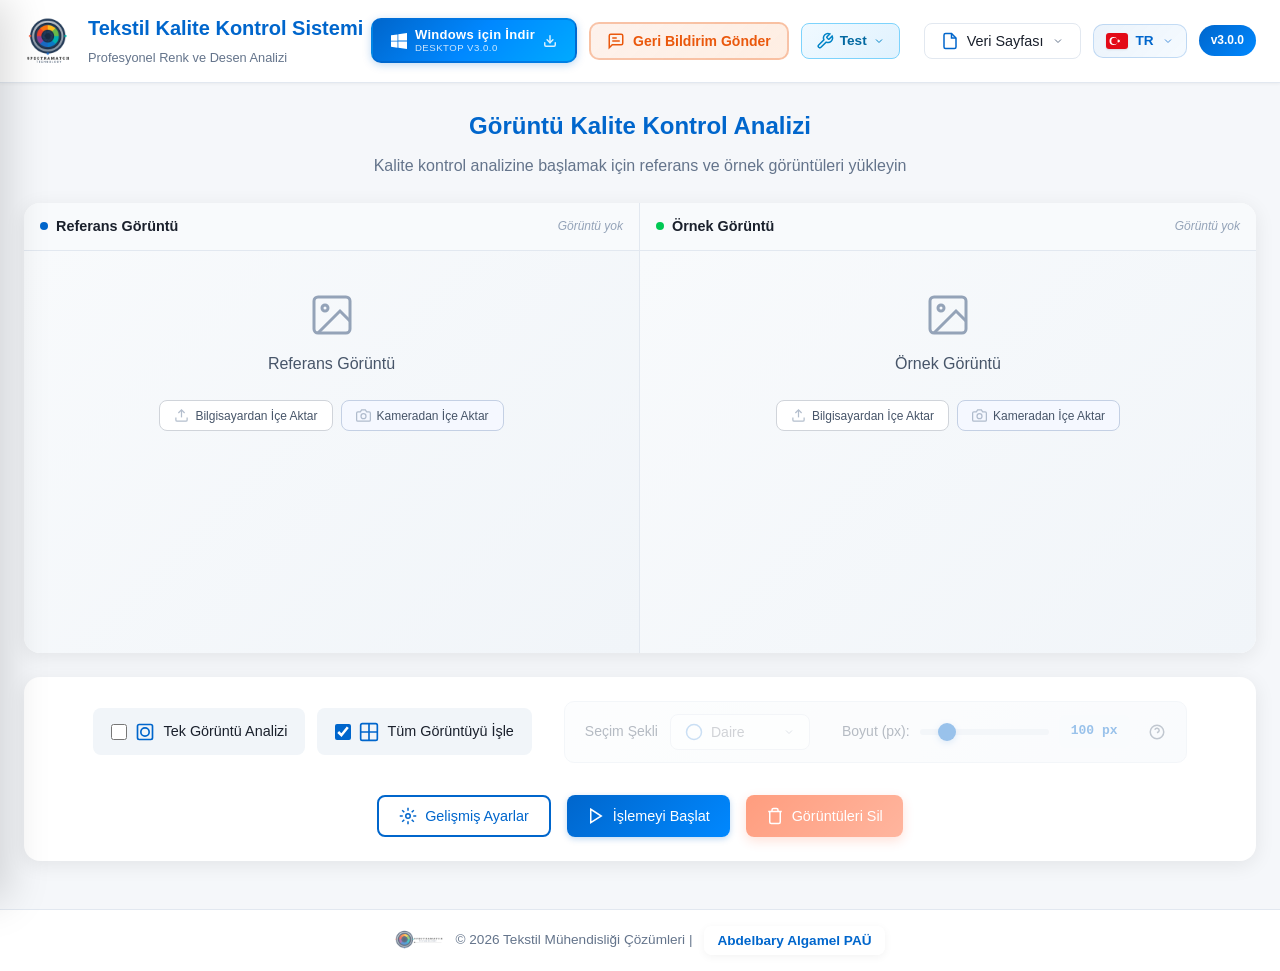
<file: templates/index.html>
<!DOCTYPE html>
<html lang="tr">

<head>
    <meta charset="UTF-8">
    <meta name="viewport" content="width=device-width, initial-scale=1.0">
    <title data-i18n="app.title">Textile QC System - Professional Color & Pattern Analysis</title>
    <link rel="stylesheet" href="/static/css/main.css?v=20260514a">
    <link rel="stylesheet" href="/static/css/image-actions.css?v=20260514a">
    <link rel="stylesheet" href="/static/css/shape-dropdown.css?v=20260514a">
    <link rel="stylesheet" href="/static/css/alignment-studio.css?v=20260514a">
    <link rel="icon" type="image/png" href="/static/images/logo_square_no_name_1024x1024.png">
</head>

<body>




    <!-- Feedback Sidebar -->
    <div class="feedback-sidebar" id="feedbackSidebar">
        <div class="feedback-sidebar-header">
            <div class="feedback-sidebar-title">
                <svg width="20" height="20" viewBox="0 0 24 24" fill="none" stroke="currentColor" stroke-width="2">
                    <path d="M21 15a2 2 0 0 1-2 2H7l-4 4V5a2 2 0 0 1 2-2h14a2 2 0 0 1 2 2z"></path>
                </svg>
                <span data-i18n="send.feedback">Send Feedback</span>
            </div>
            <button class="feedback-sidebar-close" id="feedbackSidebarClose" type="button">&times;</button>
        </div>
        <div class="feedback-sidebar-body">
            <form id="feedbackForm" class="feedback-form">
                <div class="feedback-note">
                    <p data-i18n="feedback.note">All fields are optional. You can submit feedback anonymously.</p>
                </div>

                <div class="feedback-anonymous-toggle">
                    <label class="modern-checkbox">
                        <input type="checkbox" id="anonymousToggle">
                        <span class="checkmark">
                            <svg class="check-icon" viewBox="0 0 24 24" fill="none" stroke="currentColor"
                                stroke-width="3" stroke-linecap="round" stroke-linejoin="round">
                                <polyline points="20 6 9 17 4 12"></polyline>
                            </svg>
                        </span>
                    </label>
                    <span data-i18n="send.anonymously">Send anonymously</span>
                </div>

                <div class="feedback-fields-group" id="personalFields">
                    <div class="form-row">
                        <div class="form-group">
                            <label data-i18n="first.name">First Name</label>
                            <input type="text" id="firstName" name="firstName" class="form-input">
                        </div>
                        <div class="form-group">
                            <label data-i18n="last.name">Last Name</label>
                            <input type="text" id="lastName" name="lastName" class="form-input">
                        </div>
                    </div>
                    <div class="form-group">
                        <label data-i18n="email.address">Email Address</label>
                        <input type="email" id="email" name="email" class="form-input">
                    </div>
                    <div class="form-group">
                        <label data-i18n="phone.number">Phone Number</label>
                        <input type="tel" id="phone" name="phone" class="form-input">
                    </div>
                </div>

                <div class="form-group">
                    <label data-i18n="feedback.type">Feedback Type</label>
                    <select id="feedbackType" name="feedbackType" class="form-select">
                        <option value="note" data-i18n="feedback.type.note">Note</option>
                        <option value="complaint" data-i18n="feedback.type.complaint">Complaint</option>
                        <option value="report" data-i18n="feedback.type.report">Report</option>
                        <option value="suggestion" data-i18n="feedback.type.suggestion">Suggestion</option>
                        <option value="question" data-i18n="feedback.type.question">Question</option>
                        <option value="other" data-i18n="feedback.type.other">Other</option>
                    </select>
                </div>

                <div class="form-group">
                    <label data-i18n="message">Message <span class="char-count" id="charCount">(0/2000)</span></label>
                    <textarea id="message" name="message" class="form-textarea" rows="6" maxlength="2000"
                        required></textarea>
                    <div class="error-message" id="messageError" style="display:none;"></div>
                </div>

                <div class="feedback-attachment-note">
                    <p><span data-i18n="attachment.note">If you would like to send attachments, it is preferable to send
                            them via email to</span> <a href="mailto:aalgamel23@posta.pau.edu.tr"
                            class="feedback-email-link">aalgamel23@posta.pau.edu.tr</a>.</p>
                </div>

                <div class="feedback-form-content" id="feedbackFormContent">
                    <button type="submit" class="btn-feedback-submit" id="feedbackSubmitBtn">
                        <svg width="18" height="18" viewBox="0 0 24 24" fill="none" stroke="currentColor"
                            stroke-width="2">
                            <line x1="22" y1="2" x2="11" y2="13"></line>
                            <path d="M22 2l-7 20-4-9-9-4 20-7z"></path>
                        </svg>
                        <span data-i18n="send">Send</span>
                    </button>
                </div>
            </form>

            <!-- Success Message -->
            <div class="feedback-success-message" id="feedbackSuccessMessage" style="display:none;">
                <div class="success-icon">
                    <svg width="48" height="48" viewBox="0 0 24 24" fill="none" stroke="currentColor" stroke-width="2">
                        <path d="M22 11.08V12a10 10 0 1 1-5.93-9.14"></path>
                        <polyline points="22 4 12 14.01 9 11.01"></polyline>
                    </svg>
                </div>
                <h3 data-i18n="message.sent.successfully">Message sent successfully</h3>
                <p data-i18n="feedback.thank.you">Thank you for your cooperation. Your message will be taken into
                    consideration and reviewed as soon as possible.</p>
                <button type="button" class="btn-feedback-new" id="btnFeedbackNew">
                    <span data-i18n="send.new.feedback">Send New Feedback</span>
                </button>
            </div>
        </div>
    </div>

    <!-- Feedback Overlay -->
    <div class="feedback-overlay" id="feedbackOverlay"></div>

    <!-- Header -->
    <header class="header">
        <div class="header-left">
            <img src="/static/images/logo_square_with_name_1024x1024.png" alt="Textile QC Logo" class="logo">
            <div class="header-title">
                <h1 data-i18n="app.title">Textile QC System</h1>
                <span class="subtitle" data-i18n="app.subtitle">Professional Color & Pattern Analysis</span>
            </div>
        </div>
        <div class="header-right">


            <!-- Windows Desktop Download Button -->
            <a class="btn-desktop-download" href="/static/downloads/SpectraMatch_Setup_3.0.0.exe" id="btnDesktopDownload" title="Download SpectraMatch for Windows" onclick="showDownloadFallback(event)">
                <svg class="windows-icon" viewBox="0 0 24 24" fill="currentColor">
                    <path d="M0 3.449L9.75 2.1v9.451H0m10.949-9.602L24 0v11.4H10.949M0 12.6h9.75v9.451L0 20.699M10.949 12.6H24V24l-12.9-1.801"/>
                </svg>
                <span class="btn-text-group">
                    <span class="btn-main-text" data-i18n="download.desktop">Download for Windows</span>
                    <span class="btn-sub-text">Desktop v3.0.0</span>
                </span>
                <svg class="download-arrow" viewBox="0 0 24 24" fill="none" stroke="currentColor" stroke-width="2.5" stroke-linecap="round" stroke-linejoin="round">
                    <path d="M21 15v4a2 2 0 0 1-2 2H5a2 2 0 0 1-2-2v-4"/>
                    <polyline points="7 10 12 15 17 10"/>
                    <line x1="12" y1="15" x2="12" y2="3"/>
                </svg>
            </a>

            <!-- Feedback Header Button -->
            <button class="btn-feedback-header" id="btnFeedbackHeader" type="button">
                <svg width="18" height="18" viewBox="0 0 24 24" fill="none" stroke="currentColor" stroke-width="2">
                    <path d="M21 15a2 2 0 0 1-2 2H7l-4 4V5a2 2 0 0 1 2-2h14a2 2 0 0 1 2 2z"></path>
                    <path d="M13 8H7"></path>
                    <path d="M17 12H7"></path>
                </svg>
                <span data-i18n="send.feedback">Send Feedback</span>
            </button>

            <!-- Ready-to-Test Button -->
            <div class="rtt-container">
                <button class="btn-rtt" id="btnReadyToTest" type="button" title="Ready-to-Test Images">
                    <svg width="18" height="18" viewBox="0 0 24 24" fill="none" stroke="currentColor" stroke-width="2">
                        <path d="M14.7 6.3a1 1 0 000 1.4l1.6 1.6a1 1 0 001.4 0l3.77-3.77a6 6 0 01-7.94 7.94l-6.91 6.91a2.12 2.12 0 01-3-3l6.91-6.91a6 6 0 017.94-7.94l-3.76 3.76z"/>
                    </svg>
                    <span data-i18n="rtt.btn">Test</span>
                    <svg class="chevron" width="12" height="12" viewBox="0 0 24 24" fill="none" stroke="currentColor" stroke-width="2">
                        <polyline points="6 9 12 15 18 9"></polyline>
                    </svg>
                </button>
                <div class="rtt-dropdown" id="rttDropdown">
                    <div class="rtt-header" data-i18n="rtt.title">Ready-to-Test Images</div>
                    <div class="rtt-caption" data-i18n="rtt.caption">Load built-in sample images for quick testing</div>
                    <div class="rtt-section" data-i18n="rtt.dual">Dual Mode (Reference + Sample)</div>
                    <div class="rtt-item" data-ref="1.png" data-sample="2.png">
                        <div class="rtt-thumbs">
                            <img class="rtt-thumb" src="/static/READYTOTEST/1.png" alt="Test1">
                            <img class="rtt-thumb" src="/static/READYTOTEST/2.png" alt="Test2">
                        </div>
                        <span><span data-i18n="rtt.pair">Pair</span> 1 - Test1 + Test2</span>
                    </div>
                    <div class="rtt-item" data-ref="3.png" data-sample="4.png">
                        <div class="rtt-thumbs">
                            <img class="rtt-thumb" src="/static/READYTOTEST/3.png" alt="Test3">
                            <img class="rtt-thumb" src="/static/READYTOTEST/4.png" alt="Test4">
                        </div>
                        <span><span data-i18n="rtt.pair">Pair</span> 2 - Test3 + Test4</span>
                    </div>
                    <div class="rtt-item" data-ref="5.png" data-sample="6.png">
                        <div class="rtt-thumbs">
                            <img class="rtt-thumb" src="/static/READYTOTEST/5.png" alt="Test5">
                            <img class="rtt-thumb" src="/static/READYTOTEST/6.png" alt="Test6">
                        </div>
                        <span><span data-i18n="rtt.pair">Pair</span> 3 - Test5 + Test6</span>
                    </div>
                    <div class="rtt-section" data-i18n="rtt.single">Single Image Mode</div>
                    <div class="rtt-item" data-single="1.png"><img class="rtt-thumb" src="/static/READYTOTEST/1.png" alt="Test1"><span>Test1.png</span></div>
                    <div class="rtt-item" data-single="2.png"><img class="rtt-thumb" src="/static/READYTOTEST/2.png" alt="Test2"><span>Test2.png</span></div>
                    <div class="rtt-item" data-single="3.png"><img class="rtt-thumb" src="/static/READYTOTEST/3.png" alt="Test3"><span>Test3.png</span></div>
                    <div class="rtt-item" data-single="4.png"><img class="rtt-thumb" src="/static/READYTOTEST/4.png" alt="Test4"><span>Test4.png</span></div>
                    <div class="rtt-item" data-single="5.png"><img class="rtt-thumb" src="/static/READYTOTEST/5.png" alt="Test5"><span>Test5.png</span></div>
                    <div class="rtt-item" data-single="6.png"><img class="rtt-thumb" src="/static/READYTOTEST/6.png" alt="Test6"><span>Test6.png</span></div>
                </div>
            </div>

            <!-- Datasheet Download Button -->
            <div class="datasheet-download-container">
                <button class="btn-datasheet-download" id="btnDatasheetDownload" type="button">
                    <svg width="18" height="18" viewBox="0 0 24 24" fill="none" stroke="currentColor" stroke-width="2">
                        <path d="M14 2H6a2 2 0 0 0-2 2v16a2 2 0 0 0 2 2h12a2 2 0 0 0 2-2V8z"></path>
                        <polyline points="14 2 14 8 20 8"></polyline>
                    </svg>
                    <span data-i18n="datasheet">Datasheet</span>
                    <svg class="chevron" width="12" height="12" viewBox="0 0 24 24" fill="none" stroke="currentColor" stroke-width="2">
                        <polyline points="6 9 12 15 18 9"></polyline>
                    </svg>
                </button>
                <div class="datasheet-dropdown" id="datasheetDropdown">
                    <div class="dropdown-header" data-i18n="download.datasheet">Download Datasheet</div>
                    <div class="dropdown-item" data-type="en">
                        <div class="dropdown-item-left">
                            <svg width="20" height="20" viewBox="0 0 24 24" fill="none" stroke="currentColor"
                                stroke-width="2">
                                <path d="M14 2H6a2 2 0 0 0-2 2v16a2 2 0 0 0 2 2h12a2 2 0 0 0 2-2V8z"></path>
                                <polyline points="14 2 14 8 20 8"></polyline>
                            </svg>
                            <div class="dropdown-item-info">
                                <span class="dropdown-item-title" data-i18n="english.datasheet">English Datasheet</span>
                                <span class="dropdown-item-desc">PDF Document</span>
                            </div>
                        </div>
                        <button class="btn-help" data-help="datasheet" data-type="en" type="button" title="Learn more">
                            <svg width="16" height="16" viewBox="0 0 24 24" fill="none" stroke="currentColor"
                                stroke-width="2" style="overflow: visible;">
                                <circle cx="12" cy="12" r="9"></circle>
                                <path d="M9.09 9a3 3 0 0 1 5.83 1c0 2-3 3-3 3"></path>
                                <line x1="12" y1="17" x2="12.01" y2="17"></line>
                            </svg>
                        </button>
                    </div>
                    <div class="dropdown-item" data-type="tr">
                        <div class="dropdown-item-left">
                            <svg width="20" height="20" viewBox="0 0 24 24" fill="none" stroke="currentColor"
                                stroke-width="2">
                                <path d="M14 2H6a2 2 0 0 0-2 2v16a2 2 0 0 0 2 2h12a2 2 0 0 0 2-2V8z"></path>
                                <polyline points="14 2 14 8 20 8"></polyline>
                            </svg>
                            <div class="dropdown-item-info">
                                <span class="dropdown-item-title" data-i18n="turkish.datasheet">Turkish Datasheet</span>
                                <span class="dropdown-item-desc">PDF Doküman</span>
                            </div>
                        </div>
                        <button class="btn-help" data-help="datasheet" data-type="tr" type="button" title="Learn more">
                            <svg width="16" height="16" viewBox="0 0 24 24" fill="none" stroke="currentColor"
                                stroke-width="2" style="overflow: visible;">
                                <circle cx="12" cy="12" r="9"></circle>
                                <path d="M9.09 9a3 3 0 0 1 5.83 1c0 2-3 3-3 3"></path>
                                <line x1="12" y1="17" x2="12.01" y2="17"></line>
                            </svg>
                        </button>
                    </div>

                </div>
            </div>

            <!-- Language Dropdown -->
            <div class="lang-dropdown-container">
                <button class="btn-lang-dropdown" id="btnLangDropdown" type="button">
                    <img src="/static/images/tr.svg" alt="Language" class="lang-flag" id="currentLangFlag">
                    <span id="currentLangText">TR</span>
                    <svg class="chevron" width="12" height="12" viewBox="0 0 24 24" fill="none" stroke="currentColor" stroke-width="2">
                        <polyline points="6 9 12 15 18 9"></polyline>
                    </svg>
                </button>
                <div class="lang-dropdown" id="langDropdown">
                    <div class="lang-dropdown-item" data-lang="en">
                        <img src="/static/images/uk.svg" alt="English" class="lang-flag">
                        <span data-i18n="english">English</span>
                        <svg class="lang-check" width="16" height="16" viewBox="0 0 24 24" fill="none" stroke="currentColor" stroke-width="3">
                            <polyline points="20 6 9 17 4 12"></polyline>
                        </svg>
                    </div>
                    <div class="lang-dropdown-item" data-lang="tr">
                        <img src="/static/images/tr.svg" alt="Turkish" class="lang-flag">
                        <span data-i18n="turkish">Türkçe</span>
                        <svg class="lang-check" width="16" height="16" viewBox="0 0 24 24" fill="none" stroke="currentColor" stroke-width="3">
                            <polyline points="20 6 9 17 4 12"></polyline>
                        </svg>
                    </div>
                </div>
            </div>

            <span class="version-badge">v3.0.0</span>
        </div>
    </header>

    <!-- Main Content -->
    <main class="main-content">
        <!-- Header Text -->
        <div class="page-header">
            <h2 data-i18n="page.title">Image Quality Control Analysis</h2>
            <p data-i18n="page.subtitle">Upload reference and sample images to begin quality control analysis</p>
        </div>

        <!-- Split Image Viewer -->
        <div class="image-viewer-container">
            <div class="image-viewer">
                <!-- Reference Image Panel -->
                <div class="viewer-panel">
                    <div class="panel-header">
                        <span class="panel-title"><span class="dot ref"></span><span
                                data-i18n="reference.image">Reference Image</span></span>
                        <span class="panel-info-name" id="refInfoName"></span>
                        <span class="panel-info-right">
                            <span class="panel-info-dimensions" id="refInfo"></span>
                            <button class="btn-image-action btn-replace-image" id="btnReplaceRef" type="button" title="Replace image" style="display:none;">
                                <svg width="16" height="16" viewBox="0 0 24 24" fill="none" stroke="currentColor" stroke-width="2">
                                    <polyline points="1 4 1 10 7 10"></polyline>
                                    <path d="M3.51 15a9 9 0 1 0 2.13-9.36L1 10"></path>
                                </svg>
                            </button>
                            <button class="btn-image-action btn-delete-image" id="btnDeleteRef" type="button" title="Delete image" style="display:none;">
                                <svg width="16" height="16" viewBox="0 0 24 24" fill="none" stroke="currentColor" stroke-width="2">
                                    <polyline points="3 6 5 6 21 6"></polyline>
                                    <path d="M19 6v14a2 2 0 0 1-2 2H7a2 2 0 0 1-2-2V6m3 0V4a2 2 0 0 1 2-2h4a2 2 0 0 1 2 2v2"></path>
                                    <line x1="10" y1="11" x2="10" y2="17"></line>
                                    <line x1="14" y1="11" x2="14" y2="17"></line>
                                </svg>
                            </button>
                            <span class="panel-info-empty" id="refInfoEmpty" data-i18n="no.image">No image</span>
                        </span>
                    </div>
                    <div class="panel-content" id="refPanelContent">
                        <input type="file" id="refInput" accept="image/*" style="display:none;">
                        <div class="upload-placeholder" id="refPlaceholder">
                            <svg width="48" height="48" viewBox="0 0 24 24" fill="none" stroke="currentColor"
                                stroke-width="1.5">
                                <rect x="3" y="3" width="18" height="18" rx="2" ry="2"></rect>
                                <circle cx="8.5" cy="8.5" r="1.5"></circle>
                                <polyline points="21 15 16 10 5 21"></polyline>
                            </svg>
                            <span data-i18n="reference.image">Reference Image</span>
                            <div class="import-options">
                                <button type="button" class="import-btn import-btn-file" onclick="document.getElementById('refInput').click()">
                                    <svg width="15" height="15" viewBox="0 0 24 24" fill="none" stroke="currentColor" stroke-width="2"><path d="M21 15v4a2 2 0 01-2 2H5a2 2 0 01-2-2v-4"/><polyline points="17 8 12 3 7 8"/><line x1="12" y1="3" x2="12" y2="15"/></svg>
                                    <span data-i18n="cam.import.computer">Import from Computer</span>
                                </button>
                                <button type="button" class="import-btn import-btn-camera" onclick="openCameraStudio('reference')">
                                    <svg width="15" height="15" viewBox="0 0 24 24" fill="none" stroke="currentColor" stroke-width="2"><path d="M23 19a2 2 0 01-2 2H3a2 2 0 01-2-2V8a2 2 0 012-2h4l2-3h6l2 3h4a2 2 0 012 2z"/><circle cx="12" cy="13" r="4"/></svg>
                                    <span data-i18n="cam.import.camera">Import from Camera</span>
                                </button>
                            </div>
                        </div>
                        <img id="refPreview" class="image-preview" style="display:none;">
                        <div class="shape-overlay region-overlay" id="refOverlay"></div>
                    </div>
                </div>

                <!-- Sample Image Panel -->
                <div class="viewer-panel">
                    <div class="panel-header">
                        <span class="panel-title"><span class="dot sample"></span><span data-i18n="sample.image">Sample
                                Image</span></span>
                        <span class="panel-info-name" id="testInfoName"></span>
                        <span class="panel-info-right">
                            <span class="panel-info-dimensions" id="testInfo"></span>
                            <button class="btn-image-action btn-replace-image" id="btnReplaceTest" type="button" title="Replace image" style="display:none;">
                                <svg width="16" height="16" viewBox="0 0 24 24" fill="none" stroke="currentColor" stroke-width="2">
                                    <polyline points="1 4 1 10 7 10"></polyline>
                                    <path d="M3.51 15a9 9 0 1 0 2.13-9.36L1 10"></path>
                                </svg>
                            </button>
                            <button class="btn-image-action btn-delete-image" id="btnDeleteTest" type="button" title="Delete image" style="display:none;">
                                <svg width="16" height="16" viewBox="0 0 24 24" fill="none" stroke="currentColor" stroke-width="2">
                                    <polyline points="3 6 5 6 21 6"></polyline>
                                    <path d="M19 6v14a2 2 0 0 1-2 2H7a2 2 0 0 1-2-2V6m3 0V4a2 2 0 0 1 2-2h4a2 2 0 0 1 2 2v2"></path>
                                    <line x1="10" y1="11" x2="10" y2="17"></line>
                                    <line x1="14" y1="11" x2="14" y2="17"></line>
                                </svg>
                            </button>
                            <span class="panel-info-empty" id="testInfoEmpty" data-i18n="no.image">No image</span>
                        </span>
                    </div>
                    <div class="panel-content" id="testPanelContent">
                        <input type="file" id="testInput" accept="image/*" style="display:none;">
                        <div class="upload-placeholder" id="testPlaceholder">
                            <svg width="48" height="48" viewBox="0 0 24 24" fill="none" stroke="currentColor"
                                stroke-width="1.5">
                                <rect x="3" y="3" width="18" height="18" rx="2" ry="2"></rect>
                                <circle cx="8.5" cy="8.5" r="1.5"></circle>
                                <polyline points="21 15 16 10 5 21"></polyline>
                            </svg>
                            <span data-i18n="sample.image">Sample Image</span>
                            <div class="import-options">
                                <button type="button" class="import-btn import-btn-file" onclick="document.getElementById('testInput').click()">
                                    <svg width="15" height="15" viewBox="0 0 24 24" fill="none" stroke="currentColor" stroke-width="2"><path d="M21 15v4a2 2 0 01-2 2H5a2 2 0 01-2-2v-4"/><polyline points="17 8 12 3 7 8"/><line x1="12" y1="3" x2="12" y2="15"/></svg>
                                    <span data-i18n="cam.import.computer">Import from Computer</span>
                                </button>
                                <button type="button" class="import-btn import-btn-camera" onclick="openCameraStudio('sample')">
                                    <svg width="15" height="15" viewBox="0 0 24 24" fill="none" stroke="currentColor" stroke-width="2"><path d="M23 19a2 2 0 01-2 2H3a2 2 0 01-2-2V8a2 2 0 012-2h4l2-3h6l2 3h4a2 2 0 012 2z"/><circle cx="12" cy="13" r="4"/></svg>
                                    <span data-i18n="cam.import.camera">Import from Camera</span>
                                </button>
                            </div>
                        </div>
                        <img id="testPreview" class="image-preview" style="display:none;">
                        <div class="shape-overlay region-overlay" id="testOverlay"></div>
                    </div>
                </div>
            </div>
        </div>

        <!-- Controls Section -->
        <div class="controls-section">
            <!-- Shape Controls -->
            <div class="shape-controls">
                <div class="shape-options">
                    <label class="shape-option" id="singleImageModeOption">
                        <input type="checkbox" id="singleImageModeToggle">
                        <svg viewBox="0 0 24 24" fill="none" stroke="currentColor" stroke-width="2">
                            <rect x="3" y="3" width="18" height="18" rx="2" ry="2"></rect>
                            <circle cx="12" cy="12" r="5"></circle>
                        </svg>
                        <span data-i18n="single.image.mode">Single Image Mode</span>
                    </label>

                    <label class="shape-option" id="fullImageOption">
                        <input type="checkbox" id="processFullImage" checked>
                        <svg viewBox="0 0 24 24" fill="none" stroke="currentColor" stroke-width="2">
                            <rect x="2" y="2" width="20" height="20" rx="2"></rect>
                            <path d="M2 12h20M12 2v20"></path>
                        </svg>
                        <span data-i18n="process.entire.image">Process Entire Image</span>
                    </label>
                </div>

                <div class="size-slider-container" id="sizeSliderContainer">
                    <!-- Shape Type Dropdown -->
                    <div class="shape-dropdown-wrapper">
                        <label data-i18n="region.shape">Selection Shape:</label>
                        <div class="shape-dropdown">
                            <button type="button" class="shape-dropdown-btn" id="shapeDropdownBtn">
                                <svg class="shape-icon" id="shapeDropdownIcon" viewBox="0 0 24 24" fill="none" stroke="currentColor" stroke-width="2">
                                    <circle cx="12" cy="12" r="10"></circle>
                                </svg>
                                <span class="shape-label" id="shapeDropdownLabel" data-i18n="circle">Circle</span>
                                <svg class="chevron" width="12" height="12" viewBox="0 0 24 24" fill="none" stroke="currentColor" stroke-width="2">
                                    <polyline points="6 9 12 15 18 9"></polyline>
                                </svg>
                            </button>
                            <div class="shape-dropdown-menu" id="shapeDropdownMenu">
                                <div class="shape-dropdown-item active" data-shape="circle">
                                    <input type="radio" name="shapeType" value="circle" id="shapeRadioCircle" checked>
                                    <svg viewBox="0 0 24 24" fill="none" stroke="currentColor" stroke-width="2">
                                        <circle cx="12" cy="12" r="10"></circle>
                                    </svg>
                                    <span data-i18n="circle">Circle</span>
                                    <svg class="check-icon" width="16" height="16" viewBox="0 0 24 24" fill="none" stroke="currentColor" stroke-width="3">
                                        <polyline points="20 6 9 17 4 12"></polyline>
                                    </svg>
                                </div>
                                <div class="shape-dropdown-item" data-shape="square">
                                    <input type="radio" name="shapeType" value="square" id="shapeRadioSquare">
                                    <svg viewBox="0 0 24 24" fill="none" stroke="currentColor" stroke-width="2">
                                        <rect x="3" y="3" width="18" height="18" rx="2"></rect>
                                    </svg>
                                    <span data-i18n="square">Square</span>
                                    <svg class="check-icon" width="16" height="16" viewBox="0 0 24 24" fill="none" stroke="currentColor" stroke-width="3">
                                        <polyline points="20 6 9 17 4 12"></polyline>
                                    </svg>
                                </div>
                                <div class="shape-dropdown-item" data-shape="rectangle">
                                    <input type="radio" name="shapeType" value="rectangle" id="shapeRadioRectangle">
                                    <svg viewBox="0 0 24 24" fill="none" stroke="currentColor" stroke-width="2">
                                        <rect x="2" y="6" width="20" height="12" rx="2"></rect>
                                    </svg>
                                    <span data-i18n="rectangle">Rectangle</span>
                                    <svg class="check-icon" width="16" height="16" viewBox="0 0 24 24" fill="none" stroke="currentColor" stroke-width="3">
                                        <polyline points="20 6 9 17 4 12"></polyline>
                                    </svg>
                                </div>
                                <div class="shape-dropdown-item" data-shape="pen">
                                    <input type="radio" name="shapeType" value="pen" id="shapeRadioPen">
                                    <svg viewBox="0 0 24 24" fill="none" stroke="currentColor" stroke-width="2">
                                        <path d="M12 19l7-7 3 3-7 7-3-3z"></path>
                                        <path d="M18 13l-1.5-7.5L2 2l3.5 14.5L13 18l5-5z"></path>
                                        <path d="M2 2l7.586 7.586"></path>
                                        <circle cx="11" cy="11" r="2"></circle>
                                    </svg>
                                    <span data-i18n="pen">Pen (Freehand)</span>
                                    <svg class="check-icon" width="16" height="16" viewBox="0 0 24 24" fill="none" stroke="currentColor" stroke-width="3">
                                        <polyline points="20 6 9 17 4 12"></polyline>
                                    </svg>
                                </div>
                            </div>
                        </div>
                    </div>
                    
                    <!-- Size Slider (Width) -->
                    <div class="inline-size-group" id="inlineWidthGroup">
                        <label id="shapeSizeLabel" data-i18n="size.px">Size (px):</label>
                        <input type="range" id="shapeSize" min="20" max="500" value="100">
                        <span class="size-value" id="sizeValue">100 <span data-i18n="px">px</span></span>
                    </div>
                    <!-- Height Slider (Rectangle only) -->
                    <div class="inline-size-group" id="inlineHeightGroup" style="display:none;">
                        <label data-i18n="height.px">Height (px):</label>
                        <input type="range" id="shapeHeight" min="20" max="500" value="100">
                        <span class="size-value" id="heightValue">100 <span data-i18n="px">px</span></span>
                    </div>
                    <span class="hint-icon" id="regionHintIcon" tabindex="0">
                        <svg viewBox="0 0 24 24" width="18" height="18" fill="none" stroke="currentColor"
                            stroke-width="2" style="overflow: visible;">
                            <circle cx="12" cy="12" r="9"></circle>
                            <path d="M9.09 9a3 3 0 0 1 5.83 1c0 2-3 3-3 3"></path>
                            <line x1="12" y1="17" x2="12.01" y2="17"></line>
                        </svg>
                        <div class="hint-tooltip" data-i18n-html="region.hint.html">Click on image to selection -
                            Drag to
                            move - Scroll to resize</div>
                    </span>
                </div>
            </div>

            <!-- Main Buttons -->
            <div class="main-buttons">
                <button class="btn btn-outline" id="btnAdvancedSettings" type="button">
                    <svg width="20" height="20" viewBox="0 0 24 24" fill="none" stroke="currentColor" stroke-width="2">
                        <circle cx="12" cy="12" r="3"></circle>
                        <path
                            d="M12 1v4M12 19v4M4.22 4.22l2.83 2.83M16.95 16.95l2.83 2.83M1 12h4M19 12h4M4.22 19.78l2.83-2.83M16.95 7.05l2.83-2.83">
                        </path>
                    </svg>
                    <span data-i18n="advanced.settings">Advanced Settings</span>
                </button>

                <button class="btn btn-primary" id="btnStartProcessing" type="button">
                    <svg width="20" height="20" viewBox="0 0 24 24" fill="none" stroke="currentColor" stroke-width="2">
                        <polygon points="5 3 19 12 5 21 5 3"></polygon>
                    </svg>
                    <span data-i18n="start.processing">Start Processing</span>
                </button>

                <button class="btn btn-danger" id="btnDeleteImages" type="button" disabled>
                    <svg width="20" height="20" viewBox="0 0 24 24" fill="none" stroke="currentColor" stroke-width="2">
                        <polyline points="3 6 5 6 21 6"></polyline>
                        <path d="M19 6v14a2 2 0 0 1-2 2H7a2 2 0 0 1-2-2V6m3 0V4a2 2 0 0 1 2-2h4a2 2 0 0 1 2 2v2"></path>
                    </svg>
                    <span data-i18n="delete.images">Delete Images</span>
                </button>
            </div>
        </div>

        <!-- Results Section (Hidden by default) -->
        <div class="results-section" id="resultsSection" style="display:none;">
            <div class="results-header">
                <h2 data-i18n="analysis.results">Analysis Results</h2>
                <div class="decision-badge" id="decisionBadge">PENDING</div>
            </div>

            <div class="results-grid">
                <div class="result-card">
                    <div class="card-header">
                        <svg width="24" height="24" viewBox="0 0 24 24" fill="none" stroke="currentColor"
                            stroke-width="2">
                            <circle cx="12" cy="12" r="10"></circle>
                            <circle cx="12" cy="12" r="6"></circle>
                            <circle cx="12" cy="12" r="2"></circle>
                        </svg>
                        <span data-i18n="color.score">Color Score</span>
                    </div>
                    <div class="card-value" id="colorScore">--</div>
                    <div class="card-bar">
                        <div class="bar-fill" id="colorBar"></div>
                    </div>
                </div>

                <div class="result-card">
                    <div class="card-header">
                        <svg width="24" height="24" viewBox="0 0 24 24" fill="none" stroke="currentColor"
                            stroke-width="2">
                            <rect x="3" y="3" width="7" height="7"></rect>
                            <rect x="14" y="3" width="7" height="7"></rect>
                            <rect x="14" y="14" width="7" height="7"></rect>
                            <rect x="3" y="14" width="7" height="7"></rect>
                        </svg>
                        <span data-i18n="pattern.score">Pattern Score</span>
                    </div>
                    <div class="card-value" id="patternScore">--</div>
                    <div class="card-bar">
                        <div class="bar-fill" id="patternBar"></div>
                    </div>
                </div>

                <div class="result-card">
                    <div class="card-header">
                        <svg width="24" height="24" viewBox="0 0 24 24" fill="none" stroke="currentColor"
                            stroke-width="2">
                            <path
                                d="M12 2l3.09 6.26L22 9.27l-5 4.87 1.18 6.88L12 17.77l-6.18 3.25L7 14.14 2 9.27l6.91-1.01L12 2z">
                            </path>
                        </svg>
                        <span data-i18n="overall.score">Overall Score</span>
                    </div>
                    <div class="card-value" id="overallScore">--</div>
                    <div class="card-bar">
                        <div class="bar-fill" id="overallBar"></div>
                    </div>
                </div>
            </div>

            <div class="results-actions">
                <div class="btn-group split-btn-group" id="downloadButtonGroup">
                    <button class="btn btn-success main-btn" id="btnDownload" type="button" disabled>
                        <div class="btn-content-col">
                            <div class="btn-row">
                                <svg width="20" height="20" viewBox="0 0 24 24" fill="none" stroke="currentColor"
                                    stroke-width="2">
                                    <path d="M21 15v4a2 2 0 0 1-2 2H5a2 2 0 0 1-2-2v-4"></path>
                                    <polyline points="7 10 12 15 17 10"></polyline>
                                    <line x1="12" y1="15" x2="12" y2="3"></line>
                                </svg>
                                <span data-i18n="download.report">Download Report (PDF)</span>
                            </div>
                            <span class="btn-size-label" id="mainReportSize"></span>
                        </div>
                    </button>
                    <button class="btn btn-success dropdown-toggle" id="btnDownloadDropdown" type="button" disabled>
                        <svg width="14" height="14" viewBox="0 0 24 24" fill="none" stroke="currentColor"
                            stroke-width="2">
                            <path d="M6 9l6 6 6-6" />
                        </svg>
                    </button>
                    <div class="dropdown-menu download-dropdown" id="downloadDropdownMenu">
                        <a href="#" class="dropdown-item" id="btnDownloadColor">
                            <div class="dropdown-item-content">
                                <svg width="16" height="16" viewBox="0 0 24 24" fill="none" stroke="currentColor"
                                    stroke-width="2" style="margin-right:8px; color:#27AE60;">
                                    <circle cx="12" cy="12" r="10"></circle>
                                </svg>
                                <span>Download Color Unit report</span>
                            </div>
                            <span class="dropdown-size-label" id="colorReportSize"></span>
                        </a>
                        <a href="#" class="dropdown-item" id="btnDownloadPattern">
                            <div class="dropdown-item-content">
                                <svg width="16" height="16" viewBox="0 0 24 24" fill="none" stroke="currentColor"
                                    stroke-width="2" style="margin-right:8px; color:#3498DB;">
                                    <rect x="3" y="3" width="18" height="18" rx="2" ry="2"></rect>
                                </svg>
                                <span>Download Pattern Unit report</span>
                            </div>
                            <span class="dropdown-size-label" id="patternReportSize"></span>
                        </a>
                    </div>
                </div>
                <div id="reportFileSize" class="file-size-display"></div>
                <button class="btn btn-secondary btn-sm" id="btnDownloadSettings" type="button">
                    <svg width="16" height="16" viewBox="0 0 24 24" fill="none" stroke="currentColor" stroke-width="2">
                        <path d="M14 2H6a2 2 0 0 0-2 2v16a2 2 0 0 0 2 2h12a2 2 0 0 0 2-2V8z"></path>
                        <polyline points="14 2 14 8 20 8"></polyline>
                    </svg>
                    <span data-i18n="download.settings">Download Settings</span>
                </button>
            </div>

            <!-- Detailed Results Panel (populated by JS) -->
            <div id="webResultsDetail" class="web-results-detail"></div>
        </div>
    </main>

    <!-- Loading Overlay (Hidden by default) -->
    <div class="loading-overlay" id="loadingOverlay" style="display:none;">
        <div class="loading-content">
            <div class="spinner"></div>
            <h3 id="loadingTitle" data-i18n="processing">Processing...</h3>
            <p id="loadingText" data-i18n="please.wait">Please wait</p>
        </div>
    </div>

    <div class="thesis-desktop-overlay" id="thesisDesktopOverlay" style="display:none;">
        <div class="thesis-desktop-dialog" role="dialog" aria-modal="true" aria-labelledby="thesisDesktopTitle">
            <button class="thesis-desktop-close" id="closeThesisDesktopOverlay" type="button" aria-label="Close">&times;</button>
            <div class="thesis-desktop-brand">
                <div class="thesis-desktop-logo-wrap">
                    <img src="/static/images/logo_square_with_name_1024x1024.png" alt="SpectraMatch" class="thesis-desktop-logo">
                </div>
                <span class="thesis-desktop-badge" data-i18n="thesis.web.modal.badge">Thesis Edition</span>
            </div>
            <h3 class="thesis-desktop-title" id="thesisDesktopTitle" data-i18n="thesis.web.modal.title">SpectraMatchTez3.0.0</h3>
            <p class="thesis-desktop-text" data-i18n-html="thesis.web.modal.body">This web build is the <strong>SpectraMatchTez3.0.0</strong> thesis edition. For the complete workflow, please download the desktop version.</p>
            <a class="thesis-desktop-download" href="/static/downloads/SpectraMatch_Setup_3.0.0.exe" download>
                <span data-i18n="thesis.web.modal.download">Download Desktop</span>
            </a>
        </div>
    </div>

    <!-- Point Selector Modal (Hidden by default) -->
    <div class="point-selector-modal" id="pointSelectorModal" style="display:none;">
        <div class="point-selector-content">
            <div class="point-selector-header">
                <div class="point-selector-header-left">
                    <!-- New Back Button -->
                    <button class="point-selector-back-btn" id="btnBackFromPointSelector" type="button"
                        onclick="saveAndClosePointSelector()">
                        <svg width="20" height="20" viewBox="0 0 24 24" fill="none" stroke="currentColor"
                            stroke-width="2">
                            <path d="M19 12H5"></path>
                            <polyline points="12 19 5 12 12 5"></polyline>
                        </svg>
                        <span>Back</span>
                    </button>
                    <img src="/static/images/logo_square_with_name_1024x1024.png" alt="Logo"
                        class="point-selector-logo">
                    <div>
                        <h2 data-i18n="select.sample.points">Select Sample Points</h2>
                        <span class="point-selector-subtitle" data-i18n="click.to.select.points">Click on the images to
                            select measurement points for color analysis</span>
                    </div>
                </div>
                <button class="point-selector-close" id="closePointSelector" type="button">&times;</button>
            </div>

            <div class="point-selector-counter">
                <span data-i18n="selected">Selected</span>:
                <span id="pointCountCurrent">0</span> / <span id="pointCountTotal">5</span>
                <div class="point-selector-progress">
                    <div class="point-selector-progress-fill" id="pointProgressFill"></div>
                </div>
            </div>

            <div class="point-selector-images">
                <div class="point-selector-image-panel">
                    <h3 data-i18n="reference.image">Reference Image</h3>
                    <div class="point-selector-image-container" id="pointSelectorRefContainer">
                        <img id="pointSelectorRefImage" alt="Reference">
                        <canvas id="pointSelectorRefCanvas"></canvas>
                        <div class="point-selector-roi-overlay" id="pointSelectorRefROI"></div>
                    </div>
                </div>
                <div class="point-selector-image-panel">
                    <h3 data-i18n="sample.image">Sample Image</h3>
                    <div class="point-selector-image-container" id="pointSelectorSampleContainer">
                        <img id="pointSelectorSampleImage" alt="Sample">
                        <canvas id="pointSelectorSampleCanvas"></canvas>
                        <div class="point-selector-roi-overlay" id="pointSelectorSampleROI"></div>
                    </div>
                </div>
            </div>

            <div class="point-selector-hint" id="pointSelectorHint">
                <svg viewBox="0 0 24 24" fill="none" stroke="currentColor" stroke-width="2" width="16" height="16">
                    <circle cx="12" cy="12" r="10"></circle>
                    <path d="M12 16v-4m0-4h.01"></path>
                </svg>
                <span data-i18n="click.anywhere.hint">Click anywhere on either image to place a sample point. Points are
                    mirrored on both images.</span>
            </div>

            <div class="point-selector-actions">
                <button type="button" class="btn-secondary" id="btnUndoPoint" onclick="undoLastPoint()" disabled>
                    <svg viewBox="0 0 24 24" fill="none" stroke="currentColor" stroke-width="2" width="16" height="16">
                        <path d="M3 7v6h6"></path>
                        <path d="M21 17a9 9 0 00-9-9 9 9 0 00-6.36 2.64L3 13"></path>
                    </svg>
                    <span data-i18n="undo.last">Undo Last</span>
                </button>
                <button type="button" class="btn-secondary" id="btnClearAllPoints" onclick="clearAllPoints()">
                    <svg viewBox="0 0 24 24" fill="none" stroke="currentColor" stroke-width="2" width="16" height="16">
                        <path d="M3 6h18M19 6v14a2 2 0 01-2 2H7a2 2 0 01-2-2V6m3 0V4a2 2 0 012-2h4a2 2 0 012 2v2">
                        </path>
                    </svg>
                    <span data-i18n="clear.all">Clear All</span>
                </button>

                <!-- New Complete Randomly Button in Modal -->
                <button type="button" class="btn-complete-randomly" id="btnModalCompleteRandomly"
                    onclick="completeRandomly()">
                    <svg width="16" height="16" viewBox="0 0 24 24" fill="none" stroke="currentColor" stroke-width="2">
                        <path
                            d="M21 16V8a2 2 0 0 0-1-1.73l-7-4a2 2 0 0 0-2 0l-7 4A2 2 0 0 0 3 8v8a2 2 0 0 0 1 1.73l7 4a2 2 0 0 0 2 0l7-4A2 2 0 0 0 21 16z">
                        </path>
                        <polyline points="3.27 6.96 12 12.01 20.73 6.96"></polyline>
                        <line x1="12" y1="22.08" x2="12" y2="12"></line>
                    </svg>
                    <span>Complete Randomly</span>
                </button>

                <button type="button" class="btn-primary" id="btnConfirmPoints" onclick="confirmPoints()" disabled>
                    <svg viewBox="0 0 24 24" fill="none" stroke="currentColor" stroke-width="2" width="16" height="16">
                        <path d="M20 6L9 17l-5-5"></path>
                    </svg>
                    <span data-i18n="confirm.selection">Confirm Selection</span>
                </button>
            </div>
        </div>
    </div>

    <!-- Settings Modal -->
    <div class="modal-overlay" id="settingsModal" style="display:none;">
        <div class="modal modal-wide">
            <div class="modal-header">
                <div class="modal-header-left" style="display: flex; align-items: center; gap: 16px;">
                    <div class="modal-icon">
                        <svg viewBox="0 0 24 24" fill="none" stroke="currentColor" stroke-width="2" width="24"
                            height="24">
                            <circle cx="12" cy="12" r="3"></circle>
                            <path
                                d="M19.4 15a1.65 1.65 0 0 0 .33 1.82l.06.06a2 2 0 0 1 0 2.83 2 2 0 0 1-2.83 0l-.06-.06a1.65 1.65 0 0 0-1.82-.33 1.65 1.65 0 0 0-1 1.51V21a2 2 0 0 1-2 2 2 2 0 0 1-2-2v-.09A1.65 1.65 0 0 0 9 19.4a1.65 1.65 0 0 0-1.82.33l-.06.06a2 2 0 0 1-2.83 0 2 2 0 0 1 0-2.83l.06-.06a1.65 1.65 0 0 0 .33-1.82 1.65 1.65 0 0 0-1.51-1H3a2 2 0 0 1-2-2 2 2 0 0 1 2-2h.09A1.65 1.65 0 0 0 4.6 9a1.65 1.65 0 0 0-.33-1.82l-.06-.06a2 2 0 0 1 0-2.83 2 2 0 0 1 2.83 0l.06.06a1.65 1.65 0 0 0 1.82.33H9a1.65 1.65 0 0 0 1-1.51V3a2 2 0 0 1 2-2 2 2 0 0 1 2 2v.09a1.65 1.65 0 0 0 1 1.51 1.65 1.65 0 0 0 1.82-.33l.06-.06a2 2 0 0 1 2.83 0 2 2 0 0 1 0 2.83l-.06.06a1.65 1.65 0 0 0-.33 1.82V9a1.65 1.65 0 0 0 1.51 1H21a2 2 0 0 1 2 2 2 2 0 0 1-2 2h-.09a1.65 1.65 0 0 0-1.51 1z">
                            </path>
                        </svg>
                    </div>
                    <div>
                        <h2 data-i18n="analysis.configuration">Analysis Configuration</h2>
                        <span class="modal-subtitle" data-i18n="fine.tune.parameters">Fine-tune quality control parameters</span>
                    </div>
                </div>
                <button class="modal-close" id="closeModal" type="button">&times;</button>
            </div>

            <div class="modal-tabs">
                <button class="tab active" data-tab="general" type="button"
                    onclick="switchSettingsTab('general')" data-i18n="general">General</button>
                <button class="tab" data-tab="color" type="button" onclick="switchSettingsTab('color')" data-i18n="color.unit">Color
                    Unit</button>
                <button class="tab" data-tab="pattern" type="button" onclick="switchSettingsTab('pattern')" data-i18n="pattern.unit">Pattern
                    Unit</button>
                <button class="tab" data-tab="single" type="button" onclick="switchSettingsTab('single')"
                    style="display:none;" id="tabBtnSingle" data-i18n="single.image.unit">Single Image Unit</button>
                <button class="tab" data-tab="illuminant" type="button"
                    onclick="switchSettingsTab('illuminant')" data-i18n="illuminant.settings">Illuminant
                    Settings</button>
                <button class="tab" data-tab="reports" type="button" onclick="switchSettingsTab('reports')" data-i18n="report.sections">Report
                    Sections</button>
            </div>

            <div class="modal-body">
                <!-- General Tab -->
                <div class="tab-content active" id="tab-general">
                    <div class="settings-group">
                        <div class="settings-group-header">
                            <h3 data-i18n="operator.information">Operator Information</h3>
                        </div>
                        <p class="settings-group-desc" data-i18n="details.shown.report">Details shown on the generated report.</p>

                        <div class="setting-row">
                            <div class="setting-label">
                                <label data-i18n="operator.name.label">Operator Name</label>
                                <small data-i18n="operator.name.desc">Name of the person conducting analysis</small>
                            </div>
                            <input type="text" id="operator_name" class="form-control" value="Operator"
                                style="width: 200px; text-align: left;">
                        </div>
                        <div class="setting-row">
                            <div class="setting-label">
                                <label data-i18n="timezone.offset">Timezone Offset (UTC)</label>
                                <small data-i18n="timezone.offset.desc">Hours to adjust report timestamp</small>
                            </div>
                            <select id="timezone_offset" class="form-control" style="width: 120px;">
                                <option value="-12">UTC-12</option>
                                <option value="-11">UTC-11</option>
                                <option value="-10">UTC-10</option>
                                <option value="-9">UTC-9</option>
                                <option value="-8">UTC-8</option>
                                <option value="-7">UTC-7</option>
                                <option value="-6">UTC-6</option>
                                <option value="-5">UTC-5</option>
                                <option value="-4">UTC-4</option>
                                <option value="-3">UTC-3</option>
                                <option value="-2">UTC-2</option>
                                <option value="-1">UTC-1</option>
                                <option value="0">UTC+0</option>
                                <option value="1">UTC+1</option>
                                <option value="2">UTC+2</option>
                                <option value="3">UTC+3</option>
                                <option value="4">UTC+4</option>
                                <option value="5">UTC+5</option>
                                <option value="5.5">UTC+5:30</option>
                                <option value="6">UTC+6</option>
                                <option value="7">UTC+7</option>
                                <option value="8">UTC+8</option>
                                <option value="9">UTC+9</option>
                                <option value="10">UTC+10</option>
                                <option value="11">UTC+11</option>
                                <option value="12">UTC+12</option>
                            </select>
                        </div>

                        <div class="setting-row">
                            <div class="setting-label">
                                <label data-i18n="report.language">Report Language</label>
                                <small data-i18n="report.language.desc">Language used in generated PDF reports</small>
                            </div>
                            <div class="report-lang-dropdown-container">
                                <button class="btn-report-lang-dropdown" id="btnReportLangDropdown" type="button">
                                    <img src="/static/images/tr.svg" alt="Language" class="report-lang-flag" id="currentReportLangFlag">
                                    <span id="currentReportLangText">Türkçe</span>
                                    <svg class="chevron" width="12" height="12" viewBox="0 0 24 24" fill="none" stroke="currentColor" stroke-width="2">
                                        <polyline points="6 9 12 15 18 9"></polyline>
                                    </svg>
                                </button>
                                <div class="report-lang-dropdown" id="reportLangDropdown">
                                    <div class="report-lang-dropdown-item" data-lang="en">
                                        <img src="/static/images/uk.svg" alt="English" class="report-lang-flag">
                                        <span>English</span>
                                        <svg class="lang-check" width="16" height="16" viewBox="0 0 24 24" fill="none" stroke="currentColor" stroke-width="3">
                                            <polyline points="20 6 9 17 4 12"></polyline>
                                        </svg>
                                    </div>
                                    <div class="report-lang-dropdown-item active" data-lang="tr">
                                        <img src="/static/images/tr.svg" alt="Turkish" class="report-lang-flag">
                                        <span>Türkçe</span>
                                        <svg class="lang-check" width="16" height="16" viewBox="0 0 24 24" fill="none" stroke="currentColor" stroke-width="3">
                                            <polyline points="20 6 9 17 4 12"></polyline>
                                        </svg>
                                    </div>
                                </div>
                            </div>
                        </div>

                    </div>

                    <!-- Image Alignment Mode (v3.0.0) -->
                    <div class="settings-group alignment-mode-section">
                        <div class="settings-group-header">
                            <h3 data-i18n="align.section.title">Image Alignment Mode</h3>
                        </div>
                        <p class="settings-group-desc" data-i18n="align.section.desc">Select preprocessing technique for image alignment before comparison analysis.</p>

                        <div class="setting-row">
                            <div class="setting-label">
                                <label data-i18n="align.mode.label">Alignment Technique</label>
                                <small data-i18n="align.mode.desc">Choose how images are aligned before pixel comparison</small>
                            </div>
                            <div class="alignment-mode-row">
                                <select id="alignment_mode" class="form-control alignment-mode-select">
                                    <option value="direct" selected data-i18n="align.name.direct">Direct Pixel</option>
                                    <option value="ai_smart_match" data-i18n="align.name.ai_smart_match">AI SmartMatch</option>
                                    <option value="bestch" data-i18n="align.name.bestch">BESTCH</option>
                                </select>
                            </div>
                        </div>

                        <div class="setting-row">
                            <div class="setting-label">
                                <label data-i18n="align.studio.label">SPACTRA Studio</label>
                                <small data-i18n="align.studio.desc">Test and compare techniques visually before applying</small>
                            </div>
                            <button type="button" class="btn-alignment-studio" id="btnAlignmentStudio" onclick="openAlignmentStudio()">
                                <svg viewBox="0 0 24 24" fill="none" stroke="currentColor" stroke-width="2"><line x1="4" y1="21" x2="4" y2="14"/><line x1="4" y1="10" x2="4" y2="3"/><line x1="12" y1="21" x2="12" y2="12"/><line x1="12" y1="8" x2="12" y2="3"/><line x1="20" y1="21" x2="20" y2="16"/><line x1="20" y1="12" x2="20" y2="3"/><line x1="1" y1="14" x2="7" y2="14"/><line x1="9" y1="8" x2="15" y2="8"/><line x1="17" y1="16" x2="23" y2="16"/></svg>
                                <span data-i18n="align.open.studio">Open Studio</span>
                            </button>
                        </div>

                    </div>

                    <!-- Selection Region Settings -->
                    <div class="settings-group">
                        <div class="settings-group-header">
                            <h3 data-i18n="selection.region">Selection Region</h3>
                        </div>
                        <p class="settings-group-desc" data-i18n="selection.region.desc">Define the shape and dimensions of the analysis region.</p>

                        <div class="setting-row">
                            <div class="setting-label">
                                <label data-i18n="region.shape.label">Region Shape</label>
                                <small data-i18n="region.shape.desc">Select the shape for region selection</small>
                            </div>
                            <div class="modal-shape-selector">
                                <label class="modal-shape-option active" id="modalCircleOption">
                                    <input type="radio" name="modalShapeType" value="circle" checked>
                                    <svg viewBox="0 0 24 24" fill="none" stroke="currentColor" stroke-width="2">
                                        <circle cx="12" cy="12" r="10"></circle>
                                    </svg>
                                    <span data-i18n="circle">Circle</span>
                                </label>

                                <label class="modal-shape-option" id="modalSquareOption">
                                    <input type="radio" name="modalShapeType" value="square">
                                    <svg viewBox="0 0 24 24" fill="none" stroke="currentColor" stroke-width="2">
                                        <rect x="3" y="3" width="18" height="18" rx="2"></rect>
                                    </svg>
                                    <span data-i18n="square">Square</span>
                                </label>

                                <label class="modal-shape-option" id="modalRectangleOption">
                                    <input type="radio" name="modalShapeType" value="rectangle">
                                    <svg viewBox="0 0 24 24" fill="none" stroke="currentColor" stroke-width="2">
                                        <rect x="2" y="6" width="20" height="12" rx="2"></rect>
                                    </svg>
                                    <span data-i18n="rectangle">Rectangle</span>
                                </label>

                                <label class="modal-shape-option" id="modalPenOption">
                                    <input type="radio" name="modalShapeType" value="pen">
                                    <svg viewBox="0 0 24 24" fill="none" stroke="currentColor" stroke-width="2">
                                        <path d="M12 19l7-7 3 3-7 7-3-3z"></path>
                                        <path d="M18 13l-1.5-7.5L2 2l3.5 14.5L13 18l5-5z"></path>
                                        <path d="M2 2l7.586 7.586"></path>
                                        <circle cx="11" cy="11" r="2"></circle>
                                    </svg>
                                    <span data-i18n="pen">Pen (Freehand)</span>
                                </label>
                            </div>
                        </div>

                        <div class="setting-row">
                            <div class="setting-label">
                                <label data-i18n="dimensions">Dimensions</label>
                                <small data-i18n="dimensions.desc">Specify region size in pixels</small>
                            </div>
                            <div class="modal-dimension-inputs">
                                <!-- Circle: Diameter -->
                                <div class="modal-dimension-group" id="modalCircleDimension">
                                    <label class="dimension-label" data-i18n="diameter">Diameter (px)</label>
                                    <input type="number" id="modalCircleDiameter" class="dimension-input" min="10"
                                        max="500" value="100" step="1">
                                </div>

                                <!-- Square: Side Length -->
                                <div class="modal-dimension-group" id="modalSquareDimension" style="display: none;">
                                    <label class="dimension-label">Side Length (px)</label>
                                    <input type="number" id="modalSquareSide" class="dimension-input" min="10" max="500"
                                        value="100" step="1">
                                </div>

                                <!-- Rectangle: Width and Height -->
                                <div class="modal-dimension-group" id="modalRectangleDimension" style="display: none;">
                                    <div style="display: flex; gap: 12px; align-items: flex-end;">
                                        <div style="flex: 1;">
                                            <label class="dimension-label">Width (px)</label>
                                            <input type="number" id="modalRectangleWidth" class="dimension-input"
                                                min="10" max="500" value="150" step="1" style="max-width: none; width: 100%;">
                                        </div>
                                        <div style="flex: 1;">
                                            <label class="dimension-label">Height (px)</label>
                                            <input type="number" id="modalRectangleHeight" class="dimension-input"
                                                min="10" max="500" value="100" step="1" style="max-width: none; width: 100%;">
                                        </div>
                                    </div>
                                </div>

                                <!-- Pen: No dimensions (freehand) -->
                                <div class="modal-dimension-group" id="modalPenDimension" style="display: none;">
                                    <div class="pen-dimension-notice">
                                        <svg width="18" height="18" viewBox="0 0 24 24" fill="none" stroke="currentColor" stroke-width="2" style="flex-shrink:0;opacity:0.7;">
                                            <circle cx="12" cy="12" r="10"></circle>
                                            <line x1="12" y1="16" x2="12" y2="12"></line>
                                            <line x1="12" y1="8" x2="12.01" y2="8"></line>
                                        </svg>
                                        <span data-i18n="pen.draw.hint">Click and drag on the image to draw a freehand region</span>
                                    </div>
                                </div>
                            </div>
                        </div>
                    </div>
                </div>

                <!-- Single Image Unit Tab -->
                <div class="tab-content" id="tab-single" style="display: none;">
                    <div class="settings-group">
                        <div class="settings-group-header">
                            <h3 data-i18n="single.image.config">Single Image Configuration</h3>
                        </div>
                        <p class="settings-group-desc" data-i18n="single.image.config.desc">Configure analysis implementation for Single Image Mode.</p>

                        <!-- Sampling Reuse -->
                        <div class="settings-group sampling-unit-container" id="singleSamplingContainer">
                            <div class="settings-group-header">
                                <h3 data-i18n="sampling.configuration">Sampling Configuration</h3>
                            </div>
                            <div class="sampling-controls-wrapper">
                                <div class="setting-row">
                                    <div class="setting-label">
                                        <label data-i18n="sampling.count">Sampling Count</label>
                                        <small data-i18n="points.to.measure">Points to measure</small>
                                    </div>
                                    <input type="number" id="single_region_count" class="form-control" value="5" min="1"
                                        max="100">
                                </div>

                                <div class="sampling-actions-row">
                                    <button type="button" class="btn-select-points" id="btnSelectPointsSingle"
                                        onclick="openPointSelector('single')">
                                        <svg width="16" height="16" viewBox="0 0 24 24" fill="none"
                                            stroke="currentColor" stroke-width="2">
                                            <circle cx="12" cy="12" r="10"></circle>
                                            <path d="M12 16v-4m0-4h.01"></path>
                                        </svg>
                                        <span data-i18n="select.points">Select Points</span>
                                    </button>

                                    <button type="button" class="btn-complete-randomly" id="btnCompleteRandomlySingle"
                                        onclick="completeRandomly('single')">
                                        <svg width="16" height="16" viewBox="0 0 24 24" fill="none"
                                            stroke="currentColor" stroke-width="2">
                                            <path
                                                d="M21 16V8a2 2 0 0 0-1-1.73l-7-4a2 2 0 0 0-2 0l-7 4A2 2 0 0 0 3 8v8a2 2 0 0 0 1 1.73l7 4a2 2 0 0 0 2 0l7-4A2 2 0 0 0 21 16z">
                                            </path>
                                            <polyline points="3.27 6.96 12 12.01 20.73 6.96"></polyline>
                                            <line x1="12" y1="22.08" x2="12" y2="12"></line>
                                        </svg>
                                        <span data-i18n="complete.rest.randomly">Complete the rest randomly</span>
                                    </button>
                                </div>

                                <!-- Progress Bar Container (Always Visible) -->
                                <div class="sampling-progress-container">
                                    <div class="progress-info">
                                        <span><span data-i18n="selected.label">Selected</span>: <strong id="totalSelectedCountSingle">0</strong> / <span
                                                id="targetCountDisplaySingle">5</span></span>
                                        <span id="samplingStatusTextSingle" data-i18n="incomplete">Incomplete</span>
                                    </div>
                                    <div class="progress-bar-track">
                                        <div id="progressGreenSingle" style="width: 0%;"></div>
                                        <div id="progressYellowSingle" style="width: 0%;"></div>
                                    </div>
                                    <div class="progress-legend">
                                        <div class="legend-item">
                                            <div class="dot manual"></div> <span data-i18n="manual">Manual</span> <span
                                                id="manualCountValSingle">0</span>
                                        </div>
                                        <div class="legend-item">
                                            <div class="dot random"></div> <span data-i18n="random">Random</span> <span
                                                id="randomCountValSingle">0</span>
                                        </div>
                                    </div>
                                </div>

                                <!-- Coordinate Entry (Single Image) -->
                                <div class="coord-entry-block">
                                    <div class="coord-entry-header">
                                        <svg width="14" height="14" viewBox="0 0 24 24" fill="none" stroke="currentColor" stroke-width="2" stroke-linecap="round" stroke-linejoin="round"><circle cx="12" cy="12" r="10"/><line x1="12" y1="8" x2="12" y2="16"/><line x1="8" y1="12" x2="16" y2="12"/></svg>
                                        <span data-i18n="coord.entry.title">Add Point by Coordinates</span>
                                    </div>
                                    <div class="coord-entry-form">
                                        <div class="coord-input-group">
                                            <label data-i18n="coord.x">X</label>
                                            <input type="number" id="coordXSingle" class="coord-input" min="0" placeholder="0">
                                        </div>
                                        <div class="coord-input-group">
                                            <label data-i18n="coord.y">Y</label>
                                            <input type="number" id="coordYSingle" class="coord-input" min="0" placeholder="0">
                                        </div>
                                        <button type="button" class="coord-add-btn" onclick="addCoordPoint('single')">
                                            <svg width="14" height="14" viewBox="0 0 24 24" fill="none" stroke="currentColor" stroke-width="2.5" stroke-linecap="round"><line x1="12" y1="5" x2="12" y2="19"/><line x1="5" y1="12" x2="19" y2="12"/></svg>
                                            <span data-i18n="coord.add">Add</span>
                                        </button>
                                    </div>
                                    <div class="coord-feedback" id="coordFeedbackSingle"></div>
                                    <div class="coord-points-list-wrapper">
                                        <div class="coord-points-header">
                                            <span class="coord-points-title" data-i18n="coord.added.points">Entered Points</span>
                                            <button type="button" class="coord-clear-btn" id="coordClearAllSingle" onclick="clearCoordPoints('single')" style="display:none;">
                                                <span data-i18n="coord.clear.all">Clear All</span>
                                            </button>
                                        </div>
                                        <div class="coord-points-list" id="coordPointsListSingle">
                                            <div class="coord-empty-state" data-i18n="coord.no.points">No coordinate points added yet.</div>
                                        </div>
                                    </div>
                                </div>
                            </div>
                        </div>

                        <!-- Isolate Report Sections for Single Image -->
                        <div class="settings-group">
                            <div class="settings-group-header">
                                <h3 data-i18n="report.sections">Report Sections</h3>
                            </div>
                            <p class="settings-group-desc" data-i18n="single.report.sections.desc">Select sections to include in the Single Image report.</p>
                            <div class="checklist-grid" id="singleReportSectionsGrid">
                                <!-- Populated by JS -->
                            </div>
                        </div>
                    </div>
                </div>

                <!-- Color Unit Tab -->
                <div class="tab-content" id="tab-color" style="display: none;">
                    <div class="settings-group">
                        <div class="settings-group-header">
                            <h3 data-i18n="color.scoring.method">Color Scoring Method</h3>
                        </div>
                        <p class="settings-group-desc" data-i18n="color.scoring.method.desc">Select which metric determines the Color Score, Pass/Conditional/Fail decision, and report cover display.</p>
                        <div class="setting-row">
                            <div class="setting-label">
                                <label data-i18n="scoring.basis">Scoring Basis</label>
                                <small data-i18n="scoring.basis.desc">Determines the primary color score</small>
                            </div>
                            <select id="color_scoring_method" class="form-control" style="width: 180px;">
                                <option value="delta_e" selected>ΔE₀₀</option>
                                <option value="csi">CSI</option>
                                <option value="csi2000">CSI2000</option>
                            </select>
                        </div>
                    </div>

                    <div class="settings-group">
                        <div class="settings-group-header">
                            <h3 data-i18n-html="thresholds.delta.e">Thresholds (ΔE<sub>00</sub>)</h3>
                        </div>
                        <p class="settings-group-desc" data-i18n="define.pass.fail">Define pass/fail criteria for color difference.</p>

                        <div class="setting-row">
                            <div class="setting-label">
                                <label data-i18n="pass.threshold">Pass Threshold</label>
                                <small data-i18n="values.below.accepted">Values below this are accepted</small>
                            </div>
                            <input type="number" id="color_pass_thresh" class="form-control" value="2.0" step="0.1" min="0.1" max="20.0">
                        </div>
                        <div class="setting-row">
                            <div class="setting-label">
                                <label data-i18n="conditional.threshold">Conditional Threshold</label>
                                <small data-i18n="values.below.warning">Values below this are warning (if above pass)</small>
                            </div>
                            <input type="number" id="color_cond_thresh" class="form-control" value="5.0" step="0.1" min="0.1" max="20.0">
                        </div>
                        <div class="setting-row">
                            <div class="setting-label">
                                <label data-i18n="global.acceptance">Global Acceptance</label>
                                <small data-i18n="overall.color.score">Overall image color score threshold</small>
                            </div>
                            <input type="number" id="color_global_thresh" class="form-control" value="5.0" step="0.1" min="0.1" max="20.0">
                        </div>

                        <div class="settings-group-header" style="margin-top: 20px;">
                            <h3 data-i18n="csi.thresholds">CSI Thresholds</h3>
                        </div>
                        <p class="settings-group-desc" data-i18n="csi.thresholds.desc">CSI uses full-image pixel-by-pixel ΔE₀₀ across the reference and sample images.</p>
                        <div class="setting-row">
                            <div class="setting-label">
                                <label data-i18n="csi.good.threshold">CSI Good Threshold</label>
                            </div>
                            <input type="number" id="csi_good_thresh" class="form-control" value="2.0" step="0.1" min="0" max="100.0">
                        </div>
                        <div class="setting-row">
                            <div class="setting-label">
                                <label data-i18n="csi.warning.threshold">CSI Warning Threshold</label>
                            </div>
                            <input type="number" id="csi_warn_thresh" class="form-control" value="5.0" step="0.1" min="0" max="100.0">
                        </div>

                        <!-- Lab* Thresholds -->
                        <div class="settings-group-header" style="margin-top: 20px;">
                            <h3 data-i18n="lab.thresholds">Lab* Thresholds</h3>
                        </div>
                        <p class="settings-group-desc" data-i18n="lab.thresholds.desc">Define component-level thresholds for Lab* quality assessment.</p>
                        <div class="setting-row">
                            <div class="setting-label"><label data-i18n="lab.thresh.dl">?L* Threshold</label><small data-i18n="lab.thresh.dl.desc">Lightness tolerance</small></div>
                            <input type="number" id="lab_thresh_dl" class="form-control" value="1.0" step="0.1" min="0.1" max="10.0" style="width: 80px;">
                        </div>
                        <div class="setting-row">
                            <div class="setting-label"><label data-i18n="lab.thresh.da">?a* Threshold</label><small data-i18n="lab.thresh.da.desc">Red-green axis tolerance</small></div>
                            <input type="number" id="lab_thresh_da" class="form-control" value="1.0" step="0.1" min="0.1" max="10.0" style="width: 80px;">
                        </div>
                        <div class="setting-row">
                            <div class="setting-label"><label data-i18n="lab.thresh.db">?b* Threshold</label><small data-i18n="lab.thresh.db.desc">Yellow-blue axis tolerance</small></div>
                            <input type="number" id="lab_thresh_db" class="form-control" value="1.0" step="0.1" min="0.1" max="10.0" style="width: 80px;">
                        </div>
                        <div class="setting-row">
                            <div class="setting-label"><label data-i18n="lab.thresh.mag">Magnitude Threshold</label><small data-i18n="lab.thresh.mag.desc">Combined ?Lab vector magnitude</small></div>
                            <input type="number" id="lab_thresh_mag" class="form-control" value="2.0" step="0.1" min="0.1" max="20.0" style="width: 80px;">
                        </div>

                        <!-- Sampling Section (Standalone Unit) -->
                        <div class="settings-group sampling-unit-container" id="samplingUnitContainer">
                            <div class="settings-group-header">
                                <h3 data-i18n="sampling.configuration">Sampling Configuration</h3>
                            </div>
                            <p class="settings-group-desc" data-i18n="sampling.config.desc">Configure how analysis points are selected for Color
                                Analysis.</p>

                            <div class="sampling-controls-wrapper">
                                <div class="setting-row">
                                    <div class="setting-label">
                                        <label data-i18n="sampling.count">Sampling Count</label>
                                        <small data-i18n="target.points.max">Target number of points (max 100)</small>
                                    </div>
                                    <input type="number" id="region_count" class="form-control" value="5" min="1"
                                        max="100">
                                </div>

                                <div class="sampling-actions-row">
                                    <button type="button" class="btn-select-points" id="btnSelectPoints"
                                        onclick="openPointSelector()">
                                        <svg width="16" height="16" viewBox="0 0 24 24" fill="none"
                                            stroke="currentColor" stroke-width="2">
                                            <circle cx="12" cy="12" r="10"></circle>
                                            <path d="M12 16v-4m0-4h.01"></path>
                                        </svg>
                                        <span data-i18n="select.points">Select Points</span>
                                    </button>

                                    <button type="button" class="btn-complete-randomly" id="btnCompleteRandomly"
                                        onclick="completeRandomly()">
                                        <svg width="16" height="16" viewBox="0 0 24 24" fill="none"
                                            stroke="currentColor" stroke-width="2">
                                            <path
                                                d="M21 16V8a2 2 0 0 0-1-1.73l-7-4a2 2 0 0 0-2 0l-7 4A2 2 0 0 0 3 8v8a2 2 0 0 0 1 1.73l7 4a2 2 0 0 0 2 0l7-4A2 2 0 0 0 21 16z">
                                            </path>
                                            <polyline points="3.27 6.96 12 12.01 20.73 6.96"></polyline>
                                            <line x1="12" y1="22.08" x2="12" y2="12"></line>
                                        </svg>
                                        <span data-i18n="complete.rest.randomly">Complete the rest randomly</span>
                                    </button>
                                </div>

                                <!-- Progress Bar Container (Always Visible) -->
                                <div class="sampling-progress-container">
                                    <div class="progress-info">
                                        <span>Selected: <strong id="totalSelectedCount">0</strong> / <span
                                                id="targetCountDisplay">5</span></span>
                                        <span id="samplingStatusText">Incomplete</span>
                                    </div>
                                    <div class="progress-bar-track">
                                        <div id="progressGreen" style="width: 0%;"></div>
                                        <div id="progressYellow" style="width: 0%;"></div>
                                    </div>
                                    <div class="progress-legend">
                                        <div class="legend-item">
                                            <div class="dot manual"></div> Manual <span id="manualCountVal">0</span>
                                        </div>
                                        <div class="legend-item">
                                            <div class="dot random"></div> Random <span id="randomCountVal">0</span>
                                        </div>
                                    </div>
                                </div>

                                <!-- Coordinate Entry -->
                                <div class="coord-entry-block">
                                    <div class="coord-entry-header">
                                        <svg width="14" height="14" viewBox="0 0 24 24" fill="none" stroke="currentColor" stroke-width="2" stroke-linecap="round" stroke-linejoin="round"><circle cx="12" cy="12" r="10"/><line x1="12" y1="8" x2="12" y2="16"/><line x1="8" y1="12" x2="16" y2="12"/></svg>
                                        <span data-i18n="coord.entry.title">Add Point by Coordinates</span>
                                    </div>
                                    <div class="coord-entry-form">
                                        <div class="coord-input-group">
                                            <label data-i18n="coord.x">X</label>
                                            <input type="number" id="coordX" class="coord-input" min="0" placeholder="0">
                                        </div>
                                        <div class="coord-input-group">
                                            <label data-i18n="coord.y">Y</label>
                                            <input type="number" id="coordY" class="coord-input" min="0" placeholder="0">
                                        </div>
                                        <button type="button" class="coord-add-btn" onclick="addCoordPoint()">
                                            <svg width="14" height="14" viewBox="0 0 24 24" fill="none" stroke="currentColor" stroke-width="2.5" stroke-linecap="round"><line x1="12" y1="5" x2="12" y2="19"/><line x1="5" y1="12" x2="19" y2="12"/></svg>
                                            <span data-i18n="coord.add">Add</span>
                                        </button>
                                    </div>
                                    <div class="coord-feedback" id="coordFeedback"></div>
                                    <div class="coord-points-list-wrapper">
                                        <div class="coord-points-header">
                                            <span class="coord-points-title" data-i18n="coord.added.points">Entered Points</span>
                                            <button type="button" class="coord-clear-btn" id="coordClearAll" onclick="clearCoordPoints()" style="display:none;">
                                                <span data-i18n="coord.clear.all">Clear All</span>
                                            </button>
                                        </div>
                                        <div class="coord-points-list" id="coordPointsList">
                                            <div class="coord-empty-state" data-i18n="coord.no.points">No coordinate points added yet.</div>
                                        </div>
                                    </div>
                                </div>
                            </div>
                        </div>


                    </div>
                </div>

                <!-- Pattern Unit Tab -->
                <div class="tab-content" id="tab-pattern" style="display: none;">
                    <div class="settings-group">
                        <div class="settings-group-header">
                            <h3 data-i18n="pattern.scoring.method">Pattern Scoring Method</h3>
                        </div>
                        <p class="settings-group-desc" data-i18n="pattern.scoring.method.desc">Select which metric determines the Pattern Score on the report cover and UI.</p>
                        <div class="setting-row">
                            <div class="setting-label">
                                <label data-i18n="scoring.basis">Scoring Basis</label>
                                <small data-i18n="pattern.scoring.basis.desc">Determines the primary pattern score</small>
                            </div>
                            <select id="pattern_scoring_method" class="form-control" style="width: 200px;">
                                <option value="all" selected>All (Average)</option>
                                <option value="ssim">Structural SSIM</option>
                                <option value="gradient">Gradient Similarity</option>
                                <option value="phase">Phase Correlation</option>
                                <option value="structural">Structural Match</option>
                            </select>
                        </div>
                    </div>

                    <div class="settings-group">
                        <div class="settings-group-header">
                            <h3 data-i18n="method.thresholds">Method Thresholds (Pass / Conditional)</h3>
                        </div>
                        <p class="settings-group-desc" data-i18n="define.similarity.scores">Define per-method thresholds for pattern analysis. SSIM uses raw 0-1 values.</p>

                        <div class="setting-row">
                            <div class="setting-label"><label data-i18n="structural.ssim">Structural SSIM</label><small data-i18n="pass.conditional">Pass /
                                    Conditional</small>
                            </div>
                            <div style="display: flex; gap: 8px;">
                                <input type="number" id="ssim_pass" class="form-control" value="0.85" step="0.01" min="0" max="1"
                                    style="width: 70px;" placeholder="Pass">
                                <input type="number" id="ssim_cond" class="form-control" value="0.70" step="0.01" min="0" max="1"
                                    style="width: 70px;" placeholder="Cond">
                            </div>
                        </div>
                        <div class="setting-row">
                            <div class="setting-label"><label data-i18n="gradient.similarity">Gradient Similarity</label><small data-i18n="pass.conditional">Pass /
                                    Conditional</small></div>
                            <div style="display: flex; gap: 8px;">
                                <input type="number" id="grad_pass" class="form-control" value="85.0" step="0.1" min="0.1" max="99.9"
                                    style="width: 70px;">
                                <input type="number" id="grad_cond" class="form-control" value="70.0" step="0.1" min="0.1" max="99.9"
                                    style="width: 70px;">
                            </div>
                        </div>

                    </div>
                    <div class="setting-row">
                        <div class="setting-label"><label data-i18n="phase.correlation">Phase Correlation</label><small data-i18n="pass.conditional">Pass /
                                Conditional</small>
                        </div>
                        <div style="display: flex; gap: 8px;">
                            <input type="number" id="phase_pass" class="form-control" value="85.0" step="0.1" min="0.1" max="99.9" style="width: 70px;">
                            <input type="number" id="phase_cond" class="form-control" value="70.0" step="0.1" min="0.1" max="99.9" style="width: 70px;">
                        </div>
                    </div>
                    <div class="setting-row">
                        <div class="setting-label"><label data-i18n="structural.match">Structural Match</label><small data-i18n="pass.conditional">Pass /
                                Conditional</small>
                        </div>
                        <div style="display: flex; gap: 8px;">
                            <input type="number" id="structural_pass" class="form-control" value="85.0" step="0.1" min="0.1" max="99.9" style="width: 70px;">
                            <input type="number" id="structural_cond" class="form-control" value="70.0" step="0.1" min="0.1" max="99.9" style="width: 70px;">
                        </div>
                    </div>
                    <div class="setting-row">
                        <div class="setting-label"><label data-i18n="global.pattern.score">Global Pattern Score</label><small data-i18n="overall.pass.threshold">Overall pass
                                threshold</small></div>
                        <input type="number" id="pattern_global_thresh" class="form-control" value="75.0" step="0.1" min="0.1" max="99.9">
                    </div>

                    <!-- Sensitivity Controls: Difference & Boundary (Gradient & Phase) -->
                    <div class="settings-group">
                        <div class="settings-group-header">
                            <h3 data-i18n="sensitivity.diff.title">Difference Sensitivity (1 - 10)</h3>
                        </div>
                        <p class="settings-group-desc" data-i18n="sensitivity.diff.desc">Controls how aggressively the difference map amplifies subtle variations. Higher values reveal finer differences; lower values suppress noise.</p>
                        <div class="setting-row">
                            <div class="setting-label">
                                <label><span data-i18n="sensitivity.grad.diff">Gradient Diff Sensitivity</span> <span class="sci-param">(G<sub>e</sub>)</span></label>
                                <small data-i18n="sensitivity.hint.strict.permissive">1 = strict, 10 = permissive</small>
                            </div>
                            <div style="display:flex;gap:10px;align-items:center;min-width:200px;">
                                <input type="range" id="grad_diff_sens" min="1" max="10" step="1" value="7"
                                       oninput="document.getElementById('grad_diff_sens_val').textContent=this.value">
                                <span id="grad_diff_sens_val" style="min-width:18px;text-align:right;font-weight:600;">7</span>
                            </div>
                        </div>
                        <div class="setting-row">
                            <div class="setting-label">
                                <label><span data-i18n="sensitivity.phase.diff">Phase Diff Sensitivity</span> <span class="sci-param">(F<sub>e</sub>)</span></label>
                                <small data-i18n="sensitivity.hint.strict.permissive">1 = strict, 10 = permissive</small>
                            </div>
                            <div style="display:flex;gap:10px;align-items:center;min-width:200px;">
                                <input type="range" id="phase_diff_sens" min="1" max="10" step="1" value="7"
                                       oninput="document.getElementById('phase_diff_sens_val').textContent=this.value">
                                <span id="phase_diff_sens_val" style="min-width:18px;text-align:right;font-weight:600;">7</span>
                            </div>
                        </div>
                    </div>

                    <div class="settings-group">
                        <div class="settings-group-header">
                            <h3 data-i18n="sensitivity.bound.title">Boundary Extraction Sensitivity (1 - 10)</h3>
                        </div>
                        <p class="settings-group-desc" data-i18n="sensitivity.bound.desc">Controls how aggressively boundary contours are extracted from the difference map. Higher values detect more subtle boundary regions; lower values show only obvious defects.</p>
                        <div class="setting-row">
                            <div class="setting-label">
                                <label><span data-i18n="sensitivity.grad.bound">Gradient Boundary Sensitivity</span> <span class="sci-param">(G'<sub>e</sub>)</span></label>
                                <small data-i18n="sensitivity.hint.strict.permissive">1 = strict, 10 = permissive</small>
                            </div>
                            <div style="display:flex;gap:10px;align-items:center;min-width:200px;">
                                <input type="range" id="grad_bound_sens" min="1" max="10" step="1" value="4"
                                       oninput="document.getElementById('grad_bound_sens_val').textContent=this.value">
                                <span id="grad_bound_sens_val" style="min-width:18px;text-align:right;font-weight:600;">4</span>
                            </div>
                        </div>
                        <div class="setting-row">
                            <div class="setting-label">
                                <label><span data-i18n="sensitivity.phase.bound">Phase Boundary Sensitivity</span> <span class="sci-param">(F'<sub>e</sub>)</span></label>
                                <small data-i18n="sensitivity.hint.strict.permissive">1 = strict, 10 = permissive</small>
                            </div>
                            <div style="display:flex;gap:10px;align-items:center;min-width:200px;">
                                <input type="range" id="phase_bound_sens" min="1" max="10" step="1" value="8"
                                       oninput="document.getElementById('phase_bound_sens_val').textContent=this.value">
                                <span id="phase_bound_sens_val" style="min-width:18px;text-align:right;font-weight:600;">8</span>
                            </div>
                        </div>
                    </div>

                    <div class="settings-group">
                        <div class="settings-group-header">
                            <h3 data-i18n="sensitivity.structural.title">Structural Sensitivity (1 - 10)</h3>
                        </div>
                        <p class="settings-group-desc" data-i18n="sensitivity.structural.desc">Controls how aggressively the multi-method structural difference pipeline detects changes. Higher values flag subtle variations; lower values only flag obvious defects.</p>
                        <div class="setting-row">
                            <div class="setting-label">
                                <label><span data-i18n="sensitivity.structural">Structural Sensitivity</span> <span class="sci-param">(Y<sub>e</sub>)</span></label>
                                <small data-i18n="sensitivity.hint.strict.permissive">1 = strict, 10 = permissive</small>
                            </div>
                            <div style="display:flex;gap:10px;align-items:center;min-width:200px;">
                                <input type="range" id="structural_sens" min="1" max="10" step="1" value="10"
                                       oninput="document.getElementById('structural_sens_val').textContent=this.value">
                                <span id="structural_sens_val" style="min-width:18px;text-align:right;font-weight:600;">10</span>
                            </div>
                        </div>
                    </div>
                </div>

                <!-- Illuminant Tab (New) -->
                <div class="tab-content" id="tab-illuminant" style="display: none;">
                    <div class="settings-group">
                        <div class="settings-group-header">
                            <h3 data-i18n="global.report.illuminant">Global Report Illuminant</h3>
                        </div>
                        <p class="settings-group-desc" data-i18n="select.primary.illuminant">Select the primary illuminant used for the entire report.</p>

                        <div class="setting-row">
                            <div class="setting-label">
                                <label data-i18n="primary.illuminant">Primary Illuminant</label>
                                <small data-i18n="used.standard.calc">Used for standard calculations</small>
                            </div>
                            <div style="width: 220px; flex-shrink: 0;">
                                <select id="primary_illuminant" class="form-select" style="width: 100%;">
                                    <option value="D65" selected>D65 (Daylight 6500K)</option>
                                    <option value="D50">D50 (Daylight 5000K)</option>
                                    <option value="TL84">TL84 (Store Light 4000K)</option>
                                    <option value="A">A (Tungsten 2856K)</option>
                                    <option value="F2">F2 (Cool White Fluorescent)</option>
                                    <option value="CWF">CWF (Cool White Fluorescent)</option>
                                </select>
                            </div>
                        </div>

                        <hr class="settings-divider" style="margin: 24px 0; border: 0; border-top: 1px solid #eee;">

                        <div class="settings-group-header">
                            <h3 data-i18n="illuminant.test.selection">Illuminant Test Selection</h3>
                        </div>
                        <p class="settings-group-desc" data-i18n="enable.illuminants.desc">Enable illuminants for comparative color testing (displayed in
                            Color Unit only).</p>

                        <div class="setting-row">
                            <div class="setting-label"><label data-i18n="comparative.illuminants">Comparative Illuminants</label></div>
                            <div class="checkbox-group-vertical"
                                style="display: flex; flex-direction: column; gap: 8px;">
                                <div style="display: flex; gap: 24px; flex-wrap: wrap;">
                                    <label class="modern-checkbox"
                                        style="display: flex; align-items: center; gap: 8px;">
                                        <input type="checkbox" name="test_illuminant" value="D65" checked>
                                        <span class="checkmark"
                                            style="position: relative; display: inline-flex; align-items: center; justify-content: center; width: 18px; height: 18px; border: 2px solid #ddd; border-radius: 4px;">
                                            <svg class="check-icon" viewBox="0 0 24 24" fill="none"
                                                stroke="currentColor" stroke-width="3" stroke-linecap="round"
                                                stroke-linejoin="round" style="width: 12px; height: 12px;">
                                                <polyline points="20 6 9 17 4 12"></polyline>
                                            </svg>
                                        </span>
                                        <span>D65</span>
                                    </label>
                                    <label class="modern-checkbox"
                                        style="display: flex; align-items: center; gap: 8px;">
                                        <input type="checkbox" name="test_illuminant" value="D50" checked>
                                        <span class="checkmark"
                                            style="position: relative; display: inline-flex; align-items: center; justify-content: center; width: 18px; height: 18px; border: 2px solid #ddd; border-radius: 4px;">
                                            <svg class="check-icon" viewBox="0 0 24 24" fill="none"
                                                stroke="currentColor" stroke-width="3" stroke-linecap="round"
                                                stroke-linejoin="round" style="width: 12px; height: 12px;">
                                                <polyline points="20 6 9 17 4 12"></polyline>
                                            </svg>
                                        </span>
                                        <span>D50</span>
                                    </label>
                                    <label class="modern-checkbox"
                                        style="display: flex; align-items: center; gap: 8px;">
                                        <input type="checkbox" name="test_illuminant" value="TL84" checked>
                                        <span class="checkmark"
                                            style="position: relative; display: inline-flex; align-items: center; justify-content: center; width: 18px; height: 18px; border: 2px solid #ddd; border-radius: 4px;">
                                            <svg class="check-icon" viewBox="0 0 24 24" fill="none"
                                                stroke="currentColor" stroke-width="3" stroke-linecap="round"
                                                stroke-linejoin="round" style="width: 12px; height: 12px;">
                                                <polyline points="20 6 9 17 4 12"></polyline>
                                            </svg>
                                        </span>
                                        <span>TL84</span>
                                    </label>
                                    <label class="modern-checkbox"
                                        style="display: flex; align-items: center; gap: 8px;">
                                        <input type="checkbox" name="test_illuminant" value="A">
                                        <span class="checkmark"
                                            style="position: relative; display: inline-flex; align-items: center; justify-content: center; width: 18px; height: 18px; border: 2px solid #ddd; border-radius: 4px;">
                                            <svg class="check-icon" viewBox="0 0 24 24" fill="none"
                                                stroke="currentColor" stroke-width="3" stroke-linecap="round"
                                                stroke-linejoin="round" style="width: 12px; height: 12px;">
                                                <polyline points="20 6 9 17 4 12"></polyline>
                                            </svg>
                                        </span>
                                        <span>A</span>
                                    </label>
                                    <label class="modern-checkbox"
                                        style="display: flex; align-items: center; gap: 8px;">
                                        <input type="checkbox" name="test_illuminant" value="F2">
                                        <span class="checkmark"
                                            style="position: relative; display: inline-flex; align-items: center; justify-content: center; width: 18px; height: 18px; border: 2px solid #ddd; border-radius: 4px;">
                                            <svg class="check-icon" viewBox="0 0 24 24" fill="none"
                                                stroke="currentColor" stroke-width="3" stroke-linecap="round"
                                                stroke-linejoin="round" style="width: 12px; height: 12px;">
                                                <polyline points="20 6 9 17 4 12"></polyline>
                                            </svg>
                                        </span>
                                        <span>F2</span>
                                    </label>
                                    <label class="modern-checkbox"
                                        style="display: flex; align-items: center; gap: 8px;">
                                        <input type="checkbox" name="test_illuminant" value="CWF">
                                        <span class="checkmark"
                                            style="position: relative; display: inline-flex; align-items: center; justify-content: center; width: 18px; height: 18px; border: 2px solid #ddd; border-radius: 4px;">
                                            <svg class="check-icon" viewBox="0 0 24 24" fill="none"
                                                stroke="currentColor" stroke-width="3" stroke-linecap="round"
                                                stroke-linejoin="round" style="width: 12px; height: 12px;">
                                                <polyline points="20 6 9 17 4 12"></polyline>
                                            </svg>
                                        </span>
                                        <span>CWF</span>
                                    </label>
                                </div>
                            </div>
                        </div>

                    </div>
                </div>

                <!-- Report Sections Tab (New) -->
                <div class="tab-content" id="tab-reports" style="display: none;">
                    <div style="display: grid; grid-template-columns: 1fr 1fr; gap: 24px;">

                        <!-- Color Unit Column -->
                        <div class="settings-group" style="height: fit-content;">
                            <div class="settings-group-header">
                                <h3 data-i18n="color.unit.report.sections">Color Unit Report Sections</h3>
                            </div>
                            <p class="settings-group-desc" data-i18n="select.components.color">Select components for the Color Unit section.</p>

                            <div class="setting-row">
                                <div class="setting-label"><label data-i18n="color.spaces">Color Spaces</label></div>
                                <label class="modern-checkbox">
                                    <input type="checkbox" id="sec_color_spaces" checked>
                                    <span class="checkmark">
                                        <svg class="check-icon" viewBox="0 0 24 24" fill="none" stroke="currentColor"
                                            stroke-width="3" stroke-linecap="round" stroke-linejoin="round">
                                            <polyline points="20 6 9 17 4 12"></polyline>
                                        </svg>
                                    </span>
                                </label>
                            </div>
                            <div class="setting-row">
                                <div class="setting-label"><label data-i18n="executive.overview">Executive Overview</label></div>
                                <label class="modern-checkbox">
                                    <input type="checkbox" id="sec_exec_summary" checked>
                                    <span class="checkmark">
                                        <svg class="check-icon" viewBox="0 0 24 24" fill="none" stroke="currentColor"
                                            stroke-width="3" stroke-linecap="round" stroke-linejoin="round">
                                            <polyline points="20 6 9 17 4 12"></polyline>
                                        </svg>
                                    </span>
                                </label>
                            </div>
                            <div class="setting-row">
                                <div class="setting-label"><label data-i18n="visual.comparison.section">Visual Comparison</label></div>
                                <label class="modern-checkbox">
                                    <input type="checkbox" id="sec_visual_comparison" checked>
                                    <span class="checkmark">
                                        <svg class="check-icon" viewBox="0 0 24 24" fill="none" stroke="currentColor"
                                            stroke-width="3" stroke-linecap="round" stroke-linejoin="round">
                                            <polyline points="20 6 9 17 4 12"></polyline>
                                        </svg>
                                    </span>
                                </label>
                            </div>
                            <div class="setting-row">
                                <div class="setting-label"><label data-i18n="rgb.values">RGB Values</label></div>
                                <label class="modern-checkbox">
                                    <input type="checkbox" id="sec_rgb" checked>
                                    <span class="checkmark">
                                        <svg class="check-icon" viewBox="0 0 24 24" fill="none" stroke="currentColor"
                                            stroke-width="3" stroke-linecap="round" stroke-linejoin="round">
                                            <polyline points="20 6 9 17 4 12"></polyline>
                                        </svg>
                                    </span>
                                </label>
                            </div>
                            <div class="setting-row">
                                <div class="setting-label"><label data-i18n="lab.values">Lab* Values</label></div>
                                <label class="modern-checkbox">
                                    <input type="checkbox" id="sec_lab" checked>
                                    <span class="checkmark">
                                        <svg class="check-icon" viewBox="0 0 24 24" fill="none" stroke="currentColor"
                                            stroke-width="3" stroke-linecap="round" stroke-linejoin="round">
                                            <polyline points="20 6 9 17 4 12"></polyline>
                                        </svg>
                                    </span>
                                </label>
                            </div>
                            <div class="setting-row">
                                <div class="setting-label"><label data-i18n="xyz.values">XYZ Values</label></div>
                                <label class="modern-checkbox">
                                    <input type="checkbox" id="sec_xyz" checked>
                                    <span class="checkmark">
                                        <svg class="check-icon" viewBox="0 0 24 24" fill="none" stroke="currentColor"
                                            stroke-width="3" stroke-linecap="round" stroke-linejoin="round">
                                            <polyline points="20 6 9 17 4 12"></polyline>
                                        </svg>
                                    </span>
                                </label>
                            </div>
                            <div class="setting-row">
                                <div class="setting-label"><label data-i18n="cmyk.values">CMYK Values</label></div>
                                <label class="modern-checkbox">
                                    <input type="checkbox" id="sec_cmyk" checked>
                                    <span class="checkmark">
                                        <svg class="check-icon" viewBox="0 0 24 24" fill="none" stroke="currentColor"
                                            stroke-width="3" stroke-linecap="round" stroke-linejoin="round">
                                            <polyline points="20 6 9 17 4 12"></polyline>
                                        </svg>
                                    </span>
                                </label>
                            </div>
                            <div class="setting-row">
                                <div class="setting-label"><label data-i18n="diff.metrics">Diff Metrics</label></div>
                                <label class="modern-checkbox">
                                    <input type="checkbox" id="sec_diff_metrics" checked>
                                    <span class="checkmark">
                                        <svg class="check-icon" viewBox="0 0 24 24" fill="none" stroke="currentColor"
                                            stroke-width="3" stroke-linecap="round" stroke-linejoin="round">
                                            <polyline points="20 6 9 17 4 12"></polyline>
                                        </svg>
                                    </span>
                                </label>
                            </div>
                            <div class="setting-row">
                                <div class="setting-label"><label data-i18n="statistics">Statistics</label></div>
                                <label class="modern-checkbox">
                                    <input type="checkbox" id="sec_stats" checked>
                                    <span class="checkmark">
                                        <svg class="check-icon" viewBox="0 0 24 24" fill="none" stroke="currentColor"
                                            stroke-width="3" stroke-linecap="round" stroke-linejoin="round">
                                            <polyline points="20 6 9 17 4 12"></polyline>
                                        </svg>
                                    </span>
                                </label>
                            </div>
                            <div class="setting-row">
                                <div class="setting-label"><label data-i18n="detailed.lab">Detailed Lab</label></div>
                                <label class="modern-checkbox">
                                    <input type="checkbox" id="sec_detailed_lab" checked>
                                    <span class="checkmark">
                                        <svg class="check-icon" viewBox="0 0 24 24" fill="none" stroke="currentColor"
                                            stroke-width="3" stroke-linecap="round" stroke-linejoin="round">
                                            <polyline points="20 6 9 17 4 12"></polyline>
                                        </svg>
                                    </span>
                                </label>
                            </div>
                            <div class="setting-row">
                                <div class="setting-label"><label data-i18n="visualizations">Visualizations</label></div>
                                <label class="modern-checkbox">
                                    <input type="checkbox" id="sec_visualizations" checked>
                                    <span class="checkmark">
                                        <svg class="check-icon" viewBox="0 0 24 24" fill="none" stroke="currentColor"
                                            stroke-width="3" stroke-linecap="round" stroke-linejoin="round">
                                            <polyline points="20 6 9 17 4 12"></polyline>
                                        </svg>
                                    </span>
                                </label>
                            </div>
                            <div class="setting-row">
                                <div class="setting-label"><label data-i18n="spectral.proxy">Spectral Proxy</label></div>
                                <label class="modern-checkbox">
                                    <input type="checkbox" id="sec_spectral" checked>
                                    <span class="checkmark">
                                        <svg class="check-icon" viewBox="0 0 24 24" fill="none" stroke="currentColor"
                                            stroke-width="3" stroke-linecap="round" stroke-linejoin="round">
                                            <polyline points="20 6 9 17 4 12"></polyline>
                                        </svg>
                                    </span>
                                </label>
                            </div>
                            <div class="setting-row">
                                <div class="setting-label"><label data-i18n="rgb.histograms">RGB Histograms</label></div>
                                <label class="modern-checkbox">
                                    <input type="checkbox" id="sec_histograms" checked>
                                    <span class="checkmark">
                                        <svg class="check-icon" viewBox="0 0 24 24" fill="none" stroke="currentColor"
                                            stroke-width="3" stroke-linecap="round" stroke-linejoin="round">
                                            <polyline points="20 6 9 17 4 12"></polyline>
                                        </svg>
                                    </span>
                                </label>
                            </div>
                            <div class="setting-row">
                                <div class="setting-label"><label data-i18n="visual.diff">Visual Diff</label></div>
                                <label class="modern-checkbox">
                                    <input type="checkbox" id="sec_visual_diff" checked>
                                    <span class="checkmark">
                                        <svg class="check-icon" viewBox="0 0 24 24" fill="none" stroke="currentColor"
                                            stroke-width="3" stroke-linecap="round" stroke-linejoin="round">
                                            <polyline points="20 6 9 17 4 12"></polyline>
                                        </svg>
                                    </span>
                                </label>
                            </div>

                            <div class="setting-row">
                                <div class="setting-label"><label data-i18n="illuminant.analysis">Illuminant Analysis</label></div>
                                <label class="modern-checkbox">
                                    <input type="checkbox" id="sec_illuminant_analysis" checked>
                                    <span class="checkmark">
                                        <svg class="check-icon" viewBox="0 0 24 24" fill="none" stroke="currentColor"
                                            stroke-width="3" stroke-linecap="round" stroke-linejoin="round">
                                            <polyline points="20 6 9 17 4 12"></polyline>
                                        </svg>
                                    </span>
                                </label>
                            </div>
                            <div class="setting-row">
                                <div class="setting-label"><label data-i18n="recommendations">Recommendations</label></div>
                                <label class="modern-checkbox">
                                    <input type="checkbox" id="sec_recommendations" checked>
                                    <span class="checkmark">
                                        <svg class="check-icon" viewBox="0 0 24 24" fill="none" stroke="currentColor"
                                            stroke-width="3" stroke-linecap="round" stroke-linejoin="round">
                                            <polyline points="20 6 9 17 4 12"></polyline>
                                        </svg>
                                    </span>
                                </label>
                            </div>
                        </div>

                        <!-- Pattern Unit Column -->
                        <div style="display: flex; flex-direction: column; gap: 24px;">
                            <div class="settings-group">
                                <div class="settings-group-header">
                                    <h3 data-i18n="pattern.unit.methods">Pattern Unit: Enabled Methods</h3>
                                </div>
                                <p class="settings-group-desc" data-i18n="select.pattern.algorithms">Select which pattern algorithms to run and include.</p>
                                <div class="setting-row">
                                    <div class="setting-label"><label data-i18n="structural.ssim">Structural SSIM</label></div>
                                    <label class="modern-checkbox">
                                        <input type="checkbox" id="enable_ssim" checked>
                                        <span class="checkmark">
                                            <svg class="check-icon" viewBox="0 0 24 24" fill="none" stroke="currentColor" stroke-width="3" stroke-linecap="round" stroke-linejoin="round">
                                                <polyline points="20 6 9 17 4 12"></polyline>
                                            </svg>
                                        </span>
                                    </label>
                                </div>
                                <div class="setting-row">
                                    <div class="setting-label"><label>Gradient Similarity</label></div>
                                    <label class="modern-checkbox">
                                        <input type="checkbox" id="enable_gradient" checked>
                                        <span class="checkmark">
                                            <svg class="check-icon" viewBox="0 0 24 24" fill="none" stroke="currentColor" stroke-width="3" stroke-linecap="round" stroke-linejoin="round">
                                                <polyline points="20 6 9 17 4 12"></polyline>
                                            </svg>
                                        </span>
                                    </label>
                                </div>
                                <div class="setting-row">
                                    <div class="setting-label"><label>Phase Correlation</label></div>
                                    <label class="modern-checkbox">
                                        <input type="checkbox" id="enable_phase" checked>
                                        <span class="checkmark">
                                            <svg class="check-icon" viewBox="0 0 24 24" fill="none" stroke="currentColor" stroke-width="3" stroke-linecap="round" stroke-linejoin="round">
                                                <polyline points="20 6 9 17 4 12"></polyline>
                                            </svg>
                                        </span>
                                    </label>
                                </div>
                                <div class="setting-row">
                                    <div class="setting-label"><label data-i18n="structural.difference">Structural Difference</label></div>
                                    <label class="modern-checkbox">
                                        <input type="checkbox" id="enable_structural" checked>
                                        <span class="checkmark">
                                            <svg class="check-icon" viewBox="0 0 24 24" fill="none" stroke="currentColor" stroke-width="3" stroke-linecap="round" stroke-linejoin="round">
                                                <polyline points="20 6 9 17 4 12"></polyline>
                                            </svg>
                                        </span>
                                    </label>
                                </div>
                                <div class="setting-row">
                                    <div class="setting-label"><label data-i18n="fourier.domain.analysis">Fourier Domain Analysis</label></div>
                                    <label class="modern-checkbox">
                                        <input type="checkbox" id="enable_fourier" checked>
                                        <span class="checkmark">
                                            <svg class="check-icon" viewBox="0 0 24 24" fill="none" stroke="currentColor" stroke-width="3" stroke-linecap="round" stroke-linejoin="round">
                                                <polyline points="20 6 9 17 4 12"></polyline>
                                            </svg>
                                        </span>
                                    </label>
                                </div>
                                <div class="setting-row">
                                    <div class="setting-label"><label data-i18n="glcm.texture.analysis">GLCM Texture Analysis</label></div>
                                    <label class="modern-checkbox">
                                        <input type="checkbox" id="enable_glcm" checked>
                                        <span class="checkmark">
                                            <svg class="check-icon" viewBox="0 0 24 24" fill="none" stroke="currentColor" stroke-width="3" stroke-linecap="round" stroke-linejoin="round">
                                                <polyline points="20 6 9 17 4 12"></polyline>
                                            </svg>
                                        </span>
                                    </label>
                                </div>
                            </div>

                            <div class="settings-group">
                                <div class="settings-group-header">
                                    <h3 data-i18n="pattern.unit.boundary">Pattern Unit: Boundary & Report</h3>
                                </div>
                                <div class="setting-row">
                                    <div class="setting-label"><label data-i18n="gradient.boundary">Gradient Boundary</label></div>
                                    <label class="modern-checkbox">
                                        <input type="checkbox" id="enable_grad_bound" checked>
                                        <span class="checkmark">
                                            <svg class="check-icon" viewBox="0 0 24 24" fill="none" stroke="currentColor" stroke-width="3" stroke-linecap="round" stroke-linejoin="round">
                                                <polyline points="20 6 9 17 4 12"></polyline>
                                            </svg>
                                        </span>
                                    </label>
                                </div>
                                <div class="setting-row">
                                    <div class="setting-label"><label data-i18n="phase.boundary">Phase Boundary</label></div>
                                    <label class="modern-checkbox">
                                        <input type="checkbox" id="enable_phase_bound" checked>
                                        <span class="checkmark">
                                            <svg class="check-icon" viewBox="0 0 24 24" fill="none" stroke="currentColor" stroke-width="3" stroke-linecap="round" stroke-linejoin="round">
                                                <polyline points="20 6 9 17 4 12"></polyline>
                                            </svg>
                                        </span>
                                    </label>
                                </div>
                                <div class="setting-row">
                                    <div class="setting-label"><label data-i18n="summary">Summary</label></div>
                                    <label class="modern-checkbox">
                                        <input type="checkbox" id="enable_summary" checked>
                                        <span class="checkmark">
                                            <svg class="check-icon" viewBox="0 0 24 24" fill="none" stroke="currentColor" stroke-width="3" stroke-linecap="round" stroke-linejoin="round">
                                                <polyline points="20 6 9 17 4 12"></polyline>
                                            </svg>
                                        </span>
                                    </label>
                                </div>
                                <div class="setting-row">
                                    <div class="setting-label"><label data-i18n="conclusion">Conclusion</label></div>
                                    <label class="modern-checkbox">
                                        <input type="checkbox" id="enable_concl" checked>
                                        <span class="checkmark">
                                            <svg class="check-icon" viewBox="0 0 24 24" fill="none" stroke="currentColor" stroke-width="3" stroke-linecap="round" stroke-linejoin="round">
                                                <polyline points="20 6 9 17 4 12"></polyline>
                                            </svg>
                                        </span>
                                    </label>
                                </div>
                                <div class="setting-row">
                                    <div class="setting-label"><label data-i18n="recommendations">Recommendations</label></div>
                                    <label class="modern-checkbox">
                                        <input type="checkbox" id="enable_rec" checked>
                                        <span class="checkmark">
                                            <svg class="check-icon" viewBox="0 0 24 24" fill="none" stroke="currentColor" stroke-width="3" stroke-linecap="round" stroke-linejoin="round">
                                                <polyline points="20 6 9 17 4 12"></polyline>
                                            </svg>
                                        </span>
                                    </label>
                                </div>
                            </div>
                        </div>

                    </div>
                </div>
            </div>

            <div class="modal-footer">
                <button class="btn btn-secondary" id="btnResetSettings" type="button" onclick="resetSettings()">Reset to
                    Defaults</button>
                <button class="btn btn-primary" id="btnSaveSettings" type="button" onclick="saveSettings()">Save
                    Configuration</button>
            </div>
        </div>
    </div>
    <!-- Source Code Help Dialog -->
    <div class="help-dialog-overlay" id="helpDialogOverlay" style="display:none;">
        <div class="help-dialog">
            <div class="help-dialog-header">
                <div class="help-dialog-icon" id="helpDialogIcon"></div>
                <h3 id="helpDialogTitle" data-i18n="format.information">Format Information</h3>
                <button class="help-dialog-close" id="helpDialogClose" type="button">&times;</button>
            </div>
            <div class="help-dialog-body" id="helpDialogBody">
                <!-- Content injected by JavaScript -->
            </div>
            <div class="help-dialog-footer">
                <button class="btn btn-primary btn-sm" id="helpDialogDownload" type="button">
                    <svg width="16" height="16" viewBox="0 0 24 24" fill="none" stroke="currentColor" stroke-width="2">
                        <path d="M21 15v4a2 2 0 0 1-2 2H5a2 2 0 0 1-2-2v-4"></path>
                        <polyline points="7 10 12 15 17 10"></polyline>
                        <line x1="12" y1="15" x2="12" y2="3"></line>
                    </svg>
                    <span data-i18n="download.this.format">Download this format</span>
                </button>
            </div>
        </div>
    </div>

    <!-- Development Modal -->
    <div class="development-modal-overlay" id="developmentModal" style="display:none;">
        <div class="development-modal">
            <div class="development-modal-header">
                <div class="development-logo-container">
                    <img src="/static/images/logo_square_with_name_1024x1024.png" alt="Logo" class="development-logo">
                </div>
                <h1 class="development-title" data-i18n="development.title">Website Under Development</h1>
                <p class="development-message" data-i18n="development.message">This website is currently under
                    development.</p>
            </div>

            <div class="development-modal-body">
                <div class="development-content">
                    <p class="development-text" data-i18n="development.view.samples">You can view the results
                        through
                        the ready-made samples from the Samples section on the left side of the screen.</p>
                    <p class="development-text" data-i18n="development.test.new">Or, to test new samples, download
                        the
                        source code (Python) and test it directly in the Google Colab environment.</p>

                    <div class="development-logos-section">
                        <p class="development-logos-note" data-i18n="development.logos.note">To obtain full results,
                            these logos must be added to Google Colab with the same filenames.</p>
                        <div class="development-logos-buttons">
                            <button class="btn-logo-download" data-logo="logo_square_with_name_1024x1024.png"
                                type="button">
                                <svg width="18" height="18" viewBox="0 0 24 24" fill="none" stroke="currentColor"
                                    stroke-width="2">
                                    <path d="M21 15v4a2 2 0 0 1-2 2H5a2 2 0 0 1-2-2v-4"></path>
                                    <polyline points="7 10 12 15 17 10"></polyline>
                                    <line x1="12" y1="15" x2="12" y2="3"></line>
                                </svg>
                                <span data-i18n="development.download.logo">Download logo</span>:
                                logo_square_with_name_1024x1024
                            </button>
                            <button class="btn-logo-download" data-logo="logo_vertical_512x256.png" type="button">
                                <svg width="18" height="18" viewBox="0 0 24 24" fill="none" stroke="currentColor"
                                    stroke-width="2">
                                    <path d="M21 15v4a2 2 0 0 1-2 2H5a2 2 0 0 1-2-2v-4"></path>
                                    <polyline points="7 10 12 15 17 10"></polyline>
                                    <line x1="12" y1="15" x2="12" y2="3"></line>
                                </svg>
                                <span data-i18n="development.download.logo">Download logo</span>:
                                logo_vertical_512x256
                            </button>
                            <button class="btn-logo-download" data-logo="logo_square_no_name_1024x1024.png"
                                type="button">
                                <svg width="18" height="18" viewBox="0 0 24 24" fill="none" stroke="currentColor"
                                    stroke-width="2">
                                    <path d="M21 15v4a2 2 0 0 1-2 2H5a2 2 0 0 1-2-2v-4"></path>
                                    <polyline points="7 10 12 15 17 10"></polyline>
                                    <line x1="12" y1="15" x2="12" y2="3"></line>
                                </svg>
                                <span data-i18n="development.download.logo">Download logo</span>:
                                logo_square_no_name_1024x1024
                            </button>
                        </div>
                    </div>

                    <div class="development-code-section" id="developmentCodeSection" style="display:none;">
                        <h3 data-i18n="development.source.code">Source Code</h3>
                        <pre class="development-code" id="developmentCodeContent"></pre>
                        <div class="development-copy-section">
                            <p class="development-copy-instruction" data-i18n="development.copy.instruction">Copy
                                the
                                code and paste it into the Google Colab environment.</p>
                            <button class="btn btn-primary btn-copy-code" id="btnCopyCode" type="button">
                                <svg width="18" height="18" viewBox="0 0 24 24" fill="none" stroke="currentColor"
                                    stroke-width="2">
                                    <rect x="9" y="9" width="13" height="13" rx="2" ry="2"></rect>
                                    <path d="M5 15H4a2 2 0 0 1-2-2V4a2 2 0 0 1 2-2h9a2 2 0 0 1 2 2v1"></path>
                                </svg>
                                <span data-i18n="development.copy.code">Copy Code</span>
                            </button>
                        </div>
                    </div>
                </div>
            </div>

            <div class="development-modal-footer">
                <button class="btn btn-primary" id="btnDevelopmentDownloadCode" type="button">
                    <svg width="18" height="18" viewBox="0 0 24 24" fill="none" stroke="currentColor" stroke-width="2">
                        <path d="M21 15v4a2 2 0 0 1-2 2H5a2 2 0 0 1-2-2v-4"></path>
                        <polyline points="7 10 12 15 17 10"></polyline>
                        <line x1="12" y1="15" x2="12" y2="3"></line>
                    </svg>
                    <span data-i18n="development.download.code">Download the code available on the homepage</span>
                </button>
                <button class="btn btn-outline" id="btnDevelopmentClose" type="button"
                    data-i18n="development.close">Close</button>
            </div>
        </div>
    </div>

    <!-- Footer -->
    <footer class="footer">
        <img src="/static/images/logo_vertical_512x256.png" alt="SpectroTXQS Logo" class="footer-logo">
        <span data-i18n="copyright">© 2026 Textile Engineering Solutions | </span>

        <button class="footer-contact-btn" id="footerContactBtn" type="button">Abdelbary Algamel PAÜ</button>
    </footer>

    <!-- Contact Popup -->
    <div class="contact-popup-overlay" id="contactPopup" style="display:none;">
        <div class="contact-popup">
            <div class="contact-popup-header">
                <h3 data-i18n="contact.title">Contact</h3>
                <button class="contact-popup-close" id="contactPopupClose" type="button">&times;</button>
            </div>
            <div class="contact-popup-body">
                <div class="contact-email-container">
                    <svg width="24" height="24" viewBox="0 0 24 24" fill="none" stroke="currentColor" stroke-width="2">
                        <path d="M4 4h16c1.1 0 2 .9 2 2v12c0 1.1-.9 2-2 2H4c-1.1 0-2-.9-2-2V6c0-1.1.9-2 2-2z">
                        </path>
                        <polyline points="22,6 12,13 2,6"></polyline>
                    </svg>
                    <a href="mailto:aalgamel23@posta.pau.edu.tr" class="contact-email">aalgamel23@posta.pau.edu.tr</a>
                </div>
            </div>
        </div>
    </div>

    <script src="/static/js/i18n.js?v=20260514a"></script>
    <script src="/static/js/region-selector.js?v=20260514a"></script>
    <script src="/static/js/region-validator.js?v=20260514a"></script>
    <script src="/static/js/app.js?v=20260514a"></script>
    <script src="/static/js/alignment-studio.js?v=20260514a"></script>
    <script src="/static/js/development-modal.js?v=20260514a"></script>

    <!-- Datasheet Info Modal -->
    <div class="modal-overlay" id="datasheetModal" style="display:none;">
        <div class="modal modal-medium">
            <div class="modal-header">
                <h3 data-i18n="datasheet.modal.title">Technical Documentation</h3>
                <button class="modal-close" onclick="closeDatasheetModal()">&times;</button>
            </div>
            <div class="modal-body">
                <p class="modal-description" data-i18n="datasheet.modal.description">The complete technical documentation is available in PDF format.</p>
                
                <p class="modal-available" data-i18n="datasheet.modal.available">Available in English and Turkish</p>
                
                <div class="modal-download-buttons">
                    <button class="btn btn-primary" id="btnDownloadDatasheetPDF" type="button">
                        <svg width="18" height="18" viewBox="0 0 24 24" fill="none" stroke="currentColor" stroke-width="2">
                            <path d="M21 15v4a2 2 0 0 1-2 2H5a2 2 0 0 1-2-2v-4"></path>
                            <polyline points="7 10 12 15 17 10"></polyline>
                            <line x1="12" y1="15" x2="12" y2="3"></line>
                        </svg>
                        <span data-i18n="download.pdf">Download PDF</span>
                    </button>
                </div>
            </div>
        </div>
    </div>

    <!-- Download Fallback Dialog -->
    <div class="dl-fallback-overlay" id="dlFallbackOverlay" style="display:none;">
        <div class="dl-fallback-dialog">
            <button class="dl-fallback-close" onclick="closeDlFallback()">&times;</button>
            <div class="dl-fallback-icon">
                <svg width="48" height="48" viewBox="0 0 24 24" fill="none" stroke="currentColor" stroke-width="1.5" stroke-linecap="round" stroke-linejoin="round">
                    <path d="M21 15v4a2 2 0 0 1-2 2H5a2 2 0 0 1-2-2v-4"/>
                    <polyline points="7 10 12 15 17 10"/>
                    <line x1="12" y1="15" x2="12" y2="3"/>
                </svg>
            </div>
            <div class="dl-fallback-title" data-i18n="dl.fallback.title">Your download should start automatically</div>
            <div class="dl-fallback-timer-ring">
                <svg class="dl-fallback-ring" viewBox="0 0 80 80">
                    <circle class="dl-ring-bg" cx="40" cy="40" r="36" fill="none" stroke-width="4"/>
                    <circle class="dl-ring-fg" id="dlRingFg" cx="40" cy="40" r="36" fill="none" stroke-width="4"
                        stroke-dasharray="226.195" stroke-dashoffset="0"
                        stroke-linecap="round" transform="rotate(-90 40 40)"/>
                </svg>
                <span class="dl-fallback-seconds" id="dlFallbackSeconds">20</span>
            </div>
            <div class="dl-fallback-hint" data-i18n="dl.fallback.hint">If the download didn't start, click the button below</div>
            <a class="dl-fallback-btn" id="dlFallbackBtn" href="/static/downloads/SpectraMatch_Setup_3.0.0.exe" download>
                <svg width="18" height="18" viewBox="0 0 24 24" fill="none" stroke="currentColor" stroke-width="2.5" stroke-linecap="round" stroke-linejoin="round">
                    <path d="M21 15v4a2 2 0 0 1-2 2H5a2 2 0 0 1-2-2v-4"/>
                    <polyline points="7 10 12 15 17 10"/>
                    <line x1="12" y1="15" x2="12" y2="3"/>
                </svg>
                <span data-i18n="dl.fallback.btn">Download Now</span>
            </a>
            <div class="dl-fallback-version">SpectraMatch Desktop v3.0.0</div>
        </div>
    </div>

    <!-- Custom Modal Overlay -->
    <div class="custom-modal-overlay" id="customModalOverlay" style="display:none;">
        <div class="custom-modal">
            <div class="custom-modal-header">
                <div class="custom-modal-icon" id="customModalIcon">
                    <!-- Icon injected via JS -->
                </div>
                <h3 id="customModalTitle">Title</h3>
                <button class="custom-modal-close" onclick="closeCustomModal()">&times;</button>
            </div>
            <div class="custom-modal-body" id="customModalBody">
                <!-- Message injected via JS -->
            </div>
            <div class="custom-modal-footer" id="customModalFooter">
                <!-- Buttons injected via JS -->
            </div>
        </div>
    </div>
    <!-- RTT Loading Indicator -->
    <div class="rtt-loader-overlay" id="rttLoaderOverlay">
        <div class="rtt-loader-card">
            <div class="rtt-loader-track"><div class="rtt-loader-bar"></div></div>
            <div class="rtt-loader-text" data-i18n="rtt.loader.text">Loading images into the interface and preparing the environment.</div>
        </div>
    </div>

    <!-- Camera Capture Studio Modal -->
    <div class="cam-studio-overlay" id="camStudioOverlay">
        <div class="cam-studio-modal">
            <div class="cam-studio-header">
                <div class="cam-studio-title">
                    <svg width="20" height="20" viewBox="0 0 24 24" fill="none" stroke="currentColor" stroke-width="2"><path d="M23 19a2 2 0 01-2 2H3a2 2 0 01-2-2V8a2 2 0 012-2h4l2-3h6l2 3h4a2 2 0 012 2z"/><circle cx="12" cy="13" r="4"/></svg>
                    <span data-i18n="cam.studio.title">Camera Capture Studio</span>
                    <span class="cam-target-badge" id="camTargetBadge"></span>
                </div>
                <div class="cam-studio-controls-top">
                    <select id="camDeviceSelect" class="cam-device-select">
                        <option data-i18n="cam.select.camera">Select Camera</option>
                    </select>
                    <button type="button" class="cam-btn-icon" id="camMirrorBtn" data-i18n-title="cam.mirror" title="Mirror">
                        <svg width="16" height="16" viewBox="0 0 24 24" fill="none" stroke="currentColor" stroke-width="2"><polyline points="7 23 7 1"/><polyline points="17 1 17 23"/><path d="M11 5H3v14h8"/><path d="M13 5h8v14h-8"/></svg>
                    </button>
                    <button type="button" class="cam-btn-close" id="camCloseBtn" data-i18n-title="cam.close" aria-label="Close">
                        <svg width="18" height="18" viewBox="0 0 24 24" fill="none" stroke="currentColor" stroke-width="2.5"><line x1="18" y1="6" x2="6" y2="18"/><line x1="6" y1="6" x2="18" y2="18"/></svg>
                    </button>
                </div>
            </div>
            <div class="cam-studio-body">
                <div class="cam-preview-area" id="camPreviewArea">
                    <div class="cam-status-msg" id="camStatusMsg" data-i18n="cam.requesting">Requesting camera access...</div>
                    <video id="camVideo" autoplay playsinline muted></video>
                    <canvas id="camCaptureCanvas" style="display:none;"></canvas>
                    <img id="camCapturedImg" class="cam-captured-img" style="display:none;">
                    <div class="cam-crop-overlay" id="camCropOverlay" style="display:none;">
                        <div class="cam-crop-box" id="camCropBox">
                            <div class="cam-crop-handle cam-crop-n"></div>
                            <div class="cam-crop-handle cam-crop-nw"></div>
                            <div class="cam-crop-handle cam-crop-e"></div>
                            <div class="cam-crop-handle cam-crop-ne"></div>
                            <div class="cam-crop-handle cam-crop-s"></div>
                            <div class="cam-crop-handle cam-crop-sw"></div>
                            <div class="cam-crop-handle cam-crop-w"></div>
                            <div class="cam-crop-handle cam-crop-se"></div>
                        </div>
                    </div>
                </div>
                <div class="cam-adjust-bar" id="camAdjustBar" style="display:none;">
                    <div class="cam-adjust-group">
                        <button type="button" class="cam-adj-btn" id="camRotateLeft" data-i18n-title="cam.rotate.left" title="Rotate Left">
                            <svg width="16" height="16" viewBox="0 0 24 24" fill="none" stroke="currentColor" stroke-width="2"><polyline points="1 4 1 10 7 10"/><path d="M3.51 15a9 9 0 1 0 2.13-9.36L1 10"/></svg>
                        </button>
                        <button type="button" class="cam-adj-btn" id="camRotateRight" data-i18n-title="cam.rotate.right" title="Rotate Right">
                            <svg width="16" height="16" viewBox="0 0 24 24" fill="none" stroke="currentColor" stroke-width="2"><polyline points="23 4 23 10 17 10"/><path d="M20.49 15a9 9 0 1 1-2.13-9.36L23 10"/></svg>
                        </button>
                        <button type="button" class="cam-adj-btn" id="camFlipH" data-i18n-title="cam.flip.h" title="Flip Horizontal">
                            <svg width="16" height="16" viewBox="0 0 24 24" fill="none" stroke="currentColor" stroke-width="2"><polyline points="7 23 7 1"/><polyline points="17 1 17 23"/><path d="M11 5H3v14h8"/><path d="M13 5h8v14h-8"/></svg>
                        </button>
                    </div>
                    <div class="cam-adjust-group cam-sliders">
                        <label class="cam-slider-label"><span data-i18n="cam.brightness">Brightness</span>
                            <input type="range" id="camBrightness" min="-100" max="100" value="0" class="cam-slider">
                        </label>
                        <label class="cam-slider-label"><span data-i18n="cam.contrast">Contrast</span>
                            <input type="range" id="camContrast" min="-100" max="100" value="0" class="cam-slider">
                        </label>
                    </div>
                </div>
            </div>
            <div class="cam-studio-footer">
                <div class="cam-footer-left">
                    <button type="button" class="cam-btn cam-btn-secondary" id="camCancelBtn" data-i18n="cam.cancel">Cancel</button>
                </div>
                <div class="cam-footer-center">
                    <button type="button" class="cam-btn cam-btn-capture" id="camCaptureBtn" data-i18n="cam.capture">Capture</button>
                    <button type="button" class="cam-btn cam-btn-secondary" id="camRetakeBtn" style="display:none;" data-i18n="cam.retake">Retake</button>
                </div>
                <div class="cam-footer-right">
                    <button type="button" class="cam-btn cam-btn-primary" id="camUseBtn" style="display:none;" data-i18n="cam.use.image">Use Image</button>
                </div>
            </div>
        </div>
    </div>
</body>

</html>
</file>
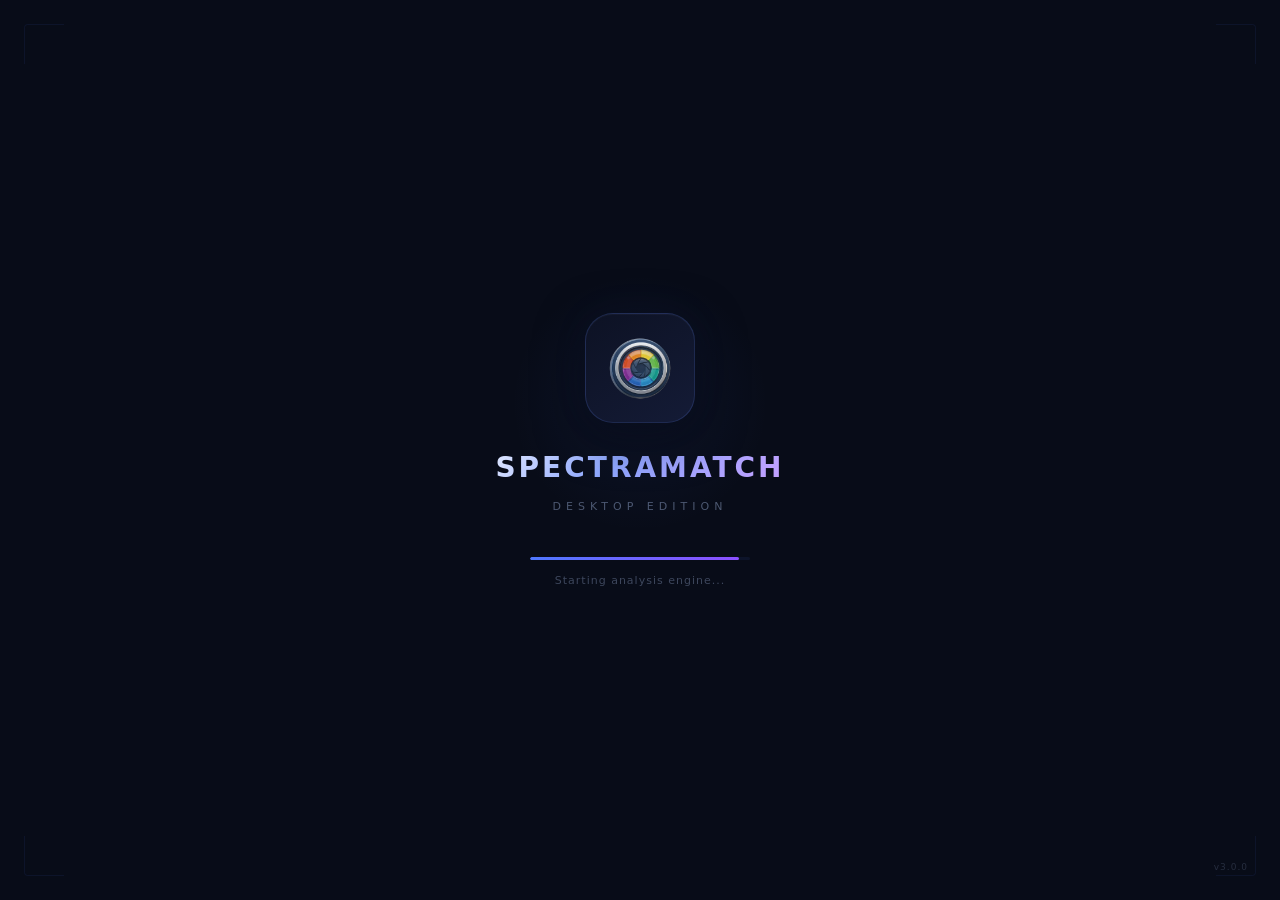
<file: desktop/splash.html>
<!DOCTYPE html>
<html lang="en">
<head>
<meta charset="UTF-8">
<style>
  * { margin: 0; padding: 0; box-sizing: border-box; }

  body {
    background: #080c18;
    display: flex;
    align-items: center;
    justify-content: center;
    height: 100vh;
    font-family: 'Segoe UI', system-ui, -apple-system, sans-serif;
    overflow: hidden;
  }

  .splash-container {
    display: flex;
    flex-direction: column;
    align-items: center;
    justify-content: center;
    gap: 28px;
    position: relative;
  }

  /* Ambient glow behind logo */
  .splash-container::before {
    content: '';
    position: absolute;
    top: -40px;
    width: 260px;
    height: 260px;
    background: radial-gradient(circle, rgba(79,120,255,0.08) 0%, transparent 70%);
    border-radius: 50%;
    pointer-events: none;
  }

  .logo-ring {
    position: relative;
    width: 110px;
    height: 110px;
    border-radius: 28px;
    background: linear-gradient(145deg, #0d1224, #141b36);
    border: 1px solid rgba(99, 140, 255, 0.18);
    display: flex;
    align-items: center;
    justify-content: center;
    box-shadow:
      0 12px 48px rgba(0, 0, 0, 0.5),
      0 0 40px rgba(79, 120, 255, 0.06),
      inset 0 1px 0 rgba(255, 255, 255, 0.03);
    animation: float 4s ease-in-out infinite;
  }

  @keyframes float {
    0%, 100% { transform: translateY(0); }
    50% { transform: translateY(-6px); }
  }

  .logo-ring img {
    width: 72px;
    height: 72px;
    object-fit: contain;
    border-radius: 14px;
  }

  .brand-name {
    font-size: 28px;
    font-weight: 700;
    letter-spacing: 3px;
    text-transform: uppercase;
    background: linear-gradient(135deg, #e0e8ff 0%, #8fa8ff 40%, #c4a0ff 100%);
    -webkit-background-clip: text;
    background-clip: text;
    -webkit-text-fill-color: transparent;
    color: transparent;
  }

  .brand-edition {
    font-size: 11px;
    color: rgba(160, 180, 220, 0.45);
    letter-spacing: 5px;
    text-transform: uppercase;
    margin-top: -12px;
  }

  .progress-area {
    display: flex;
    flex-direction: column;
    align-items: center;
    gap: 14px;
    margin-top: 16px;
  }

  .progress-track {
    width: 220px;
    height: 3px;
    background: rgba(79, 120, 255, 0.08);
    border-radius: 3px;
    overflow: hidden;
  }

  .progress-fill {
    width: 0%;
    height: 100%;
    border-radius: 3px;
    background: linear-gradient(90deg, #4f78ff, #8c50ff);
    animation: loading 4s ease-in-out forwards;
  }

  @keyframes loading {
    0%   { width: 0%; }
    15%  { width: 15%; }
    40%  { width: 45%; }
    65%  { width: 65%; }
    85%  { width: 80%; }
    100% { width: 95%; }
  }

  .progress-label {
    font-size: 11px;
    color: rgba(160, 180, 220, 0.35);
    letter-spacing: 1px;
    animation: pulse-text 2s ease-in-out infinite;
  }

  @keyframes pulse-text {
    0%, 100% { opacity: 0.5; }
    50% { opacity: 1; }
  }

  /* Decorative corner accents */
  .corner {
    position: fixed;
    width: 40px;
    height: 40px;
    border-color: rgba(79, 120, 255, 0.08);
    border-style: solid;
    border-width: 0;
  }
  .corner.tl { top: 24px; left: 24px; border-top-width: 1px; border-left-width: 1px; border-radius: 4px 0 0 0; }
  .corner.tr { top: 24px; right: 24px; border-top-width: 1px; border-right-width: 1px; border-radius: 0 4px 0 0; }
  .corner.bl { bottom: 24px; left: 24px; border-bottom-width: 1px; border-left-width: 1px; border-radius: 0 0 0 4px; }
  .corner.br { bottom: 24px; right: 24px; border-bottom-width: 1px; border-right-width: 1px; border-radius: 0 0 4px 0; }

  .version-tag {
    position: fixed;
    bottom: 28px;
    right: 32px;
    font-size: 9px;
    color: rgba(160, 180, 220, 0.2);
    letter-spacing: 1px;
  }
</style>
</head>
<body>
  <div class="corner tl"></div>
  <div class="corner tr"></div>
  <div class="corner bl"></div>
  <div class="corner br"></div>

  <div class="splash-container">
    <div class="logo-ring">
      <img src="../static/images/deslogo.png"
           onerror="this.src='../static/images/logo_square_no_name_1024x1024.png'"
           alt="SpectraMatch">
    </div>
    <div class="brand-name">SpectraMatch</div>
    <div class="brand-edition">Desktop Edition</div>
    <div class="progress-area">
      <div class="progress-track"><div class="progress-fill"></div></div>
      <div class="progress-label">Starting analysis engine...</div>
    </div>
  </div>

  <div class="version-tag">v3.0.0</div>
</body>
</html>
</file>
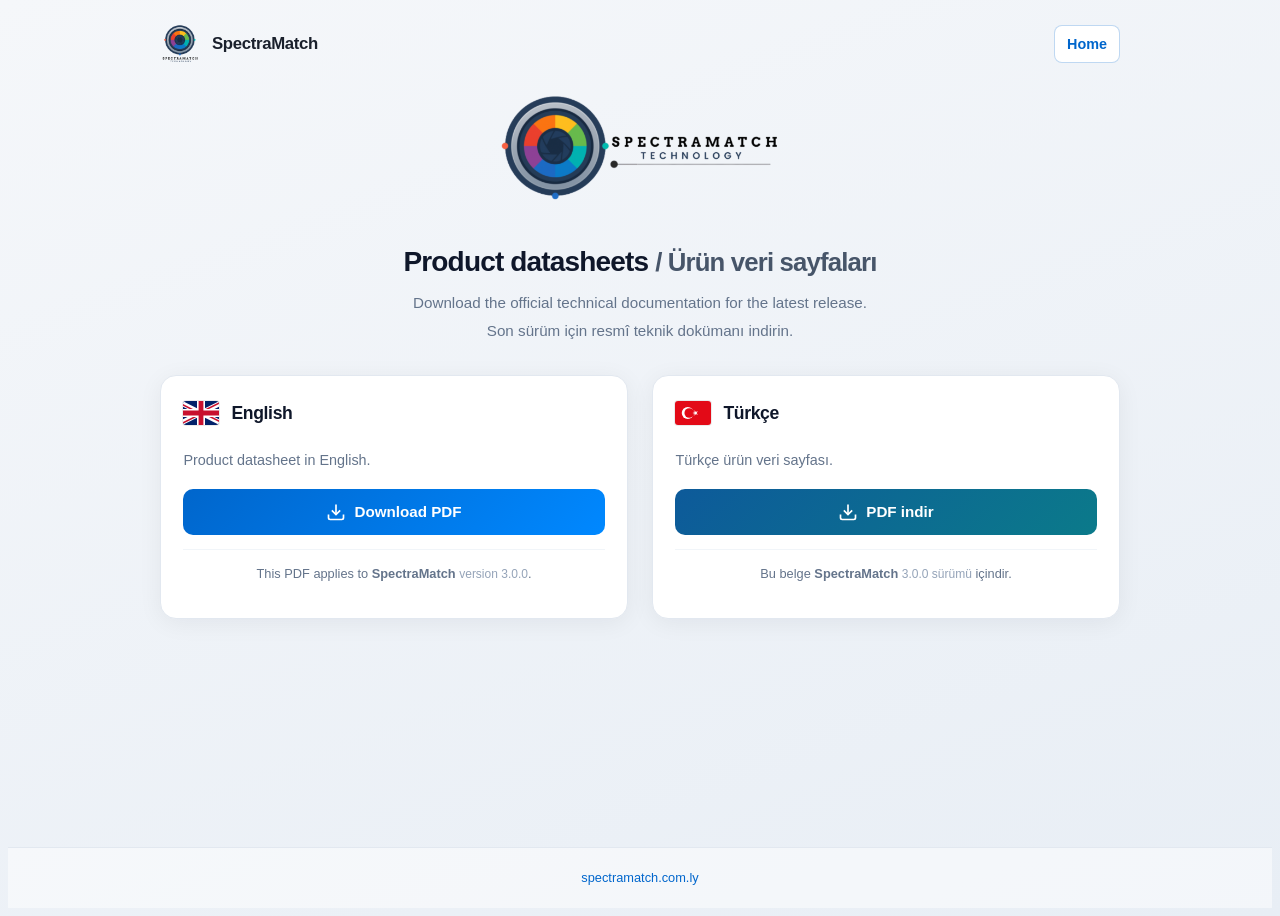
<file: templates/datasheets.html>
<!DOCTYPE html>
<html lang="en">

<head>
    <meta charset="UTF-8">
    <meta name="viewport" content="width=device-width, initial-scale=1.0">
    <meta name="description" content="Download SpectraMatch product datasheets in English and Turkish (v3.0.0).">
    <title>Product datasheets | SpectraMatch</title>
    <link rel="stylesheet" href="/static/css/datasheets.css">
    <link rel="icon" type="image/png" href="/static/images/logo_square_no_name_1024x1024.png">
</head>

<body class="datasheets-page">
    <a class="datasheets-skip" href="#main">Skip to content</a>
    <header class="datasheets-top">
        <a class="datasheets-brand" href="/" title="SpectraMatch home">
            <img class="datasheets-logo" src="/static/images/logo_square_with_name_1024x1024.png" width="40" height="40"
                alt="SpectraMatch logo">
            <span class="datasheets-site-name">SpectraMatch</span>
        </a>
        <a class="datasheets-home" href="/">Home</a>
    </header>

    <main class="datasheets-main" id="main">
        <div class="datasheets-hero">
            <img class="datasheets-hero-logo" src="/static/images/logo_vertical_512x256.png" width="512" height="256"
                alt="SpectraMatch — Textile color &amp; pattern analysis">
            <h1>Product datasheets <span class="datasheets-hero-bilingual" lang="tr">/ Ürün veri sayfaları</span></h1>
            <p class="datasheets-hero-line" lang="en">Download the official technical documentation for the latest
                release.</p>
            <p class="datasheets-hero-line datasheets-hero-line-tr" lang="tr">Son sürüm için resmî teknik dokümanı indirin.
            </p>
        </div>

        <div class="datasheets-grid">
            <section class="datasheet-card datasheet-card--en" lang="en" aria-labelledby="ds-en-title">
                <div class="datasheet-card-header">
                    <img class="datasheet-flag" src="/static/images/uk.svg" width="60" height="30" alt="" role="presentation">
                    <h2 id="ds-en-title">English</h2>
                </div>
                <p class="datasheet-lead">Product datasheet in English.</p>
                <a class="datasheet-download" href="/datasheetEN.pdf" download="SpectraMatch_Datasheet_EN_3.0.0.pdf">
                    <svg class="dl-icon" viewBox="0 0 24 24" fill="none" stroke="currentColor" stroke-width="2"
                        aria-hidden="true">
                        <path d="M21 15v4a2 2 0 0 1-2 2H5a2 2 0 0 1-2-2v-4" />
                        <polyline points="7 10 12 15 17 10" />
                        <line x1="12" y1="15" x2="12" y2="3" />
                    </svg>
                    <span>Download PDF</span>
                </a>
                <p class="datasheet-note">
                    This PDF applies to <strong>SpectraMatch</strong> <span class="datasheet-version">version 3.0.0</span>.
                </p>
            </section>

            <section class="datasheet-card datasheet-card--tr" lang="tr" aria-labelledby="ds-tr-title">
                <div class="datasheet-card-header">
                    <img class="datasheet-flag" src="/static/images/tr.svg" width="120" height="80" alt="" role="presentation">
                    <h2 id="ds-tr-title">Türkçe</h2>
                </div>
                <p class="datasheet-lead">Türkçe ürün veri sayfası.</p>
                <a class="datasheet-download" href="/datasheetTR.pdf" download="SpectraMatch_Datasheet_TR_3.0.0.pdf">
                    <svg class="dl-icon" viewBox="0 0 24 24" fill="none" stroke="currentColor" stroke-width="2"
                        aria-hidden="true">
                        <path d="M21 15v4a2 2 0 0 1-2 2H5a2 2 0 0 1-2-2v-4" />
                        <polyline points="7 10 12 15 17 10" />
                        <line x1="12" y1="15" x2="12" y2="3" />
                    </svg>
                    <span>PDF indir</span>
                </a>
                <p class="datasheet-note">
                    Bu belge <strong>SpectraMatch</strong> <span class="datasheet-version">3.0.0 sürümü</span> içindir.
                </p>
            </section>
        </div>
    </main>

    <footer class="datasheets-footer">
        <a href="https://spectramatch.com.ly/">spectramatch.com.ly</a>
    </footer>
</body>

</html>
</file>
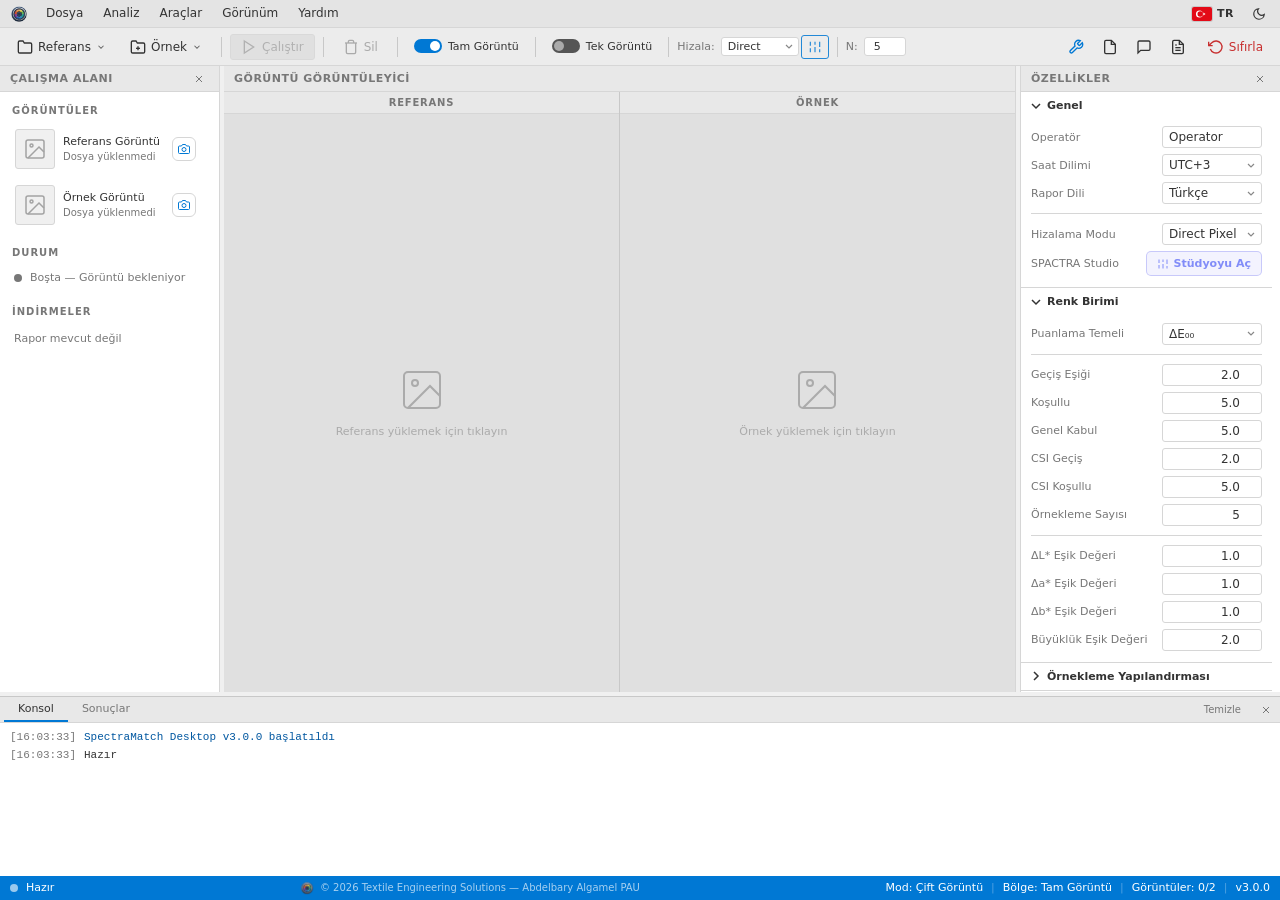
<file: templates/desktop.html>
<!DOCTYPE html>
<html lang="tr">
<head>
    <meta charset="UTF-8">
    <title>SpectraMatch Desktop</title>
    <link rel="stylesheet" href="/static/desktop/desktop.css">
    <link rel="stylesheet" href="/static/css/alignment-studio.css">
    <link rel="icon" type="image/png" href="/static/images/deslogo.png">
</head>
<body data-theme="dark">
    <!-- Hidden file inputs -->
    <input type="file" id="refFileInput" accept="image/*" style="display:none">
    <input type="file" id="sampleFileInput" accept="image/*" style="display:none">

    <!-- ══════ Menu Bar ══════ -->
    <div class="menubar">
        <div class="menubar-left">
            <img src="/static/images/deslogo.png" class="menubar-logo"
                 onerror="this.src='/static/images/logo_square_no_name_1024x1024.png'" alt="">
            <div class="menu-item" data-menu="file">
                <span class="menu-label" data-i18n="menu.file">File</span>
                <div class="menu-dropdown">
                    <div class="menu-action" data-action="open-ref"><span class="menu-shortcut-label" data-i18n="menu.open.ref">Open Reference Image...</span><span class="menu-shortcut">Ctrl+O</span></div>
                    <div class="menu-action" data-action="open-sample"><span class="menu-shortcut-label" data-i18n="menu.open.sample">Open Sample Image...</span><span class="menu-shortcut">Ctrl+Shift+O</span></div>
                    <div class="menu-divider"></div>
                    <div class="menu-action" data-action="delete-images"><span class="menu-shortcut-label" data-i18n="menu.delete.all">Delete All Images</span><span class="menu-shortcut">Ctrl+D</span></div>
                    <div class="menu-divider"></div>
                    <div class="menu-action" data-action="reset-default" data-i18n="reset.title">Reset to Default</div>
                    <div class="menu-divider"></div>
                    <div class="menu-action" data-action="exit" data-i18n="menu.exit">Exit</div>
                </div>
            </div>
            <div class="menu-item" data-menu="analysis">
                <span class="menu-label" data-i18n="menu.analysis">Analysis</span>
                <div class="menu-dropdown">
                    <div class="menu-action" data-action="run"><span class="menu-shortcut-label" data-i18n="menu.run">Run Analysis</span><span class="menu-shortcut">F5</span></div>
                    <div class="menu-divider"></div>
                    <div class="menu-action" data-action="export-results" data-i18n="menu.export.results">Export Results</div>
                    <div class="menu-action" data-action="generate-report" data-i18n="menu.generate.report">Generate Report</div>
                    <div class="menu-divider"></div>
                    <div class="menu-action" data-action="reset-settings" data-i18n="menu.reset">Reset All Settings</div>
                </div>
            </div>
            <div class="menu-item" data-menu="tools">
                <span class="menu-label" data-i18n="menu.tools">Tools</span>
                <div class="menu-dropdown">
                    <div class="menu-action" data-action="datasheet" data-i18n="menu.datasheet">Technical Datasheet</div>
                    <div class="menu-action" data-action="feedback" data-i18n="menu.feedback">Send Feedback</div>
                    <div class="menu-divider"></div>
                    <div class="menu-action" data-action="contact" data-i18n="menu.contact">Contact</div>
                </div>
            </div>
            <div class="menu-item" data-menu="view">
                <span class="menu-label" data-i18n="menu.view">View</span>
                <div class="menu-dropdown">
                    <div class="menu-action" data-action="toggle-workspace" data-i18n="menu.toggle.workspace">Toggle Workspace Panel</div>
                    <div class="menu-action" data-action="toggle-properties" data-i18n="menu.toggle.properties">Toggle Properties Panel</div>
                    <div class="menu-action" data-action="toggle-console" data-i18n="menu.toggle.console">Toggle Console Panel</div>
                </div>
            </div>
            <div class="menu-item" data-menu="help">
                <span class="menu-label" data-i18n="menu.help">Help</span>
                <div class="menu-dropdown">
                    <div class="menu-action" data-action="shortcuts" data-i18n="menu.shortcuts">Keyboard Shortcuts</div>
                    <div class="menu-action" data-action="documentation" data-i18n="menu.documentation">Documentation</div>
                    <div class="menu-divider"></div>
                    <div class="menu-action" data-action="release-notes" data-i18n="menu.release.notes">Release Notes</div>
                    <div class="menu-action" data-action="check-updates" data-i18n="menu.check.updates">Check for Updates</div>
                    <div class="menu-divider"></div>
                    <div class="menu-action" data-action="about" data-i18n="menu.about">About SpectraMatch</div>
                </div>
            </div>
        </div>
        <div class="menubar-right">
            <!-- Language Switcher -->
            <div class="lang-switch" id="langSwitch" data-i18n-title="tb.title.lang.switch" title="Switch language">
                <img class="lang-flag" id="langFlag" src="/static/images/tr.svg" alt="TR" width="20" height="14">
                <span class="lang-code" id="langCode">TR</span>
            </div>
            <!-- Theme Toggle -->
            <button class="theme-toggle" id="themeToggle" data-i18n-title="tb.title.theme" title="Toggle theme">
                <svg class="icon-sun" width="14" height="14" viewBox="0 0 24 24" fill="none" stroke="currentColor" stroke-width="2"><circle cx="12" cy="12" r="5"/><line x1="12" y1="1" x2="12" y2="3"/><line x1="12" y1="21" x2="12" y2="23"/><line x1="4.22" y1="4.22" x2="5.64" y2="5.64"/><line x1="18.36" y1="18.36" x2="19.78" y2="19.78"/><line x1="1" y1="12" x2="3" y2="12"/><line x1="21" y1="12" x2="23" y2="12"/><line x1="4.22" y1="19.78" x2="5.64" y2="18.36"/><line x1="18.36" y1="5.64" x2="19.78" y2="4.22"/></svg>
                <svg class="icon-moon" width="14" height="14" viewBox="0 0 24 24" fill="none" stroke="currentColor" stroke-width="2"><path d="M21 12.79A9 9 0 1 1 11.21 3 7 7 0 0 0 21 12.79z"/></svg>
            </button>
        </div>
    </div>

    <!-- ══════ Toolbar ══════ -->
    <div class="toolbar">
        <div class="tb-group">
            <div class="tb-dropdown-wrap">
                <button class="tb-btn" id="tbOpenRef" data-i18n-title="tb.title.open.ref" title="Open Reference Image (Ctrl+O)">
                    <svg width="16" height="16" viewBox="0 0 24 24" fill="none" stroke="currentColor" stroke-width="2"><path d="M22 19a2 2 0 01-2 2H4a2 2 0 01-2-2V5a2 2 0 012-2h5l2 3h9a2 2 0 012 2z"/></svg>
                    <span data-i18n="tb.reference">Reference</span>
                    <svg class="tb-chevron" width="10" height="10" viewBox="0 0 24 24" fill="none" stroke="currentColor" stroke-width="2.5"><polyline points="6 9 12 15 18 9"/></svg>
                </button>
                <div class="tb-dropdown-menu" id="tbRefDropdown">
                    <button class="tb-dropdown-item" data-action="ref-file">
                        <svg width="14" height="14" viewBox="0 0 24 24" fill="none" stroke="currentColor" stroke-width="2"><path d="M21 15v4a2 2 0 01-2 2H5a2 2 0 01-2-2v-4"/><polyline points="17 8 12 3 7 8"/><line x1="12" y1="3" x2="12" y2="15"/></svg>
                        <span data-i18n="cam.import.computer">Import from Computer</span>
                    </button>
                    <button class="tb-dropdown-item" data-action="ref-camera">
                        <svg width="14" height="14" viewBox="0 0 24 24" fill="none" stroke="currentColor" stroke-width="2"><path d="M23 19a2 2 0 01-2 2H3a2 2 0 01-2-2V8a2 2 0 012-2h4l2-3h6l2 3h4a2 2 0 012 2z"/><circle cx="12" cy="13" r="4"/></svg>
                        <span data-i18n="cam.import.camera">Import from Camera</span>
                    </button>
                </div>
            </div>
            <div class="tb-dropdown-wrap">
                <button class="tb-btn" id="tbOpenSample" data-i18n-title="tb.title.open.sample" title="Open Sample Image (Ctrl+Shift+O)">
                    <svg width="16" height="16" viewBox="0 0 24 24" fill="none" stroke="currentColor" stroke-width="2"><path d="M22 19a2 2 0 01-2 2H4a2 2 0 01-2-2V5a2 2 0 012-2h5l2 3h9a2 2 0 012 2z"/><line x1="12" y1="11" x2="12" y2="17"/><line x1="9" y1="14" x2="15" y2="14"/></svg>
                    <span data-i18n="tb.sample">Sample</span>
                    <svg class="tb-chevron" width="10" height="10" viewBox="0 0 24 24" fill="none" stroke="currentColor" stroke-width="2.5"><polyline points="6 9 12 15 18 9"/></svg>
                </button>
                <div class="tb-dropdown-menu" id="tbSampleDropdown">
                    <button class="tb-dropdown-item" data-action="sample-file">
                        <svg width="14" height="14" viewBox="0 0 24 24" fill="none" stroke="currentColor" stroke-width="2"><path d="M21 15v4a2 2 0 01-2 2H5a2 2 0 01-2-2v-4"/><polyline points="17 8 12 3 7 8"/><line x1="12" y1="3" x2="12" y2="15"/></svg>
                        <span data-i18n="cam.import.computer">Import from Computer</span>
                    </button>
                    <button class="tb-dropdown-item" data-action="sample-camera">
                        <svg width="14" height="14" viewBox="0 0 24 24" fill="none" stroke="currentColor" stroke-width="2"><path d="M23 19a2 2 0 01-2 2H3a2 2 0 01-2-2V8a2 2 0 012-2h4l2-3h6l2 3h4a2 2 0 012 2z"/><circle cx="12" cy="13" r="4"/></svg>
                        <span data-i18n="cam.import.camera">Import from Camera</span>
                    </button>
                </div>
            </div>
        </div>
        <div class="tb-sep"></div>
        <div class="tb-group">
            <button class="tb-btn tb-primary" id="tbRun" data-i18n-title="tb.title.run" title="Run Analysis (F5)" disabled>
                <svg width="16" height="16" viewBox="0 0 24 24" fill="none" stroke="currentColor" stroke-width="2"><polygon points="5 3 19 12 5 21 5 3"/></svg>
                <span data-i18n="tb.run">Run</span>
            </button>
        </div>
        <div class="tb-sep"></div>
        <div class="tb-group">
            <button class="tb-btn" id="tbDelete" data-i18n-title="tb.title.delete" title="Delete Images (Ctrl+D)" disabled>
                <svg width="16" height="16" viewBox="0 0 24 24" fill="none" stroke="currentColor" stroke-width="2"><polyline points="3 6 5 6 21 6"/><path d="M19 6v14a2 2 0 01-2 2H7a2 2 0 01-2-2V6m3 0V4a2 2 0 012-2h4a2 2 0 012 2v2"/></svg>
                <span data-i18n="tb.delete">Delete</span>
            </button>
        </div>
        <div class="tb-sep"></div>
        <!-- Region controls in toolbar -->
        <div class="tb-group">
            <label class="tb-toggle" data-i18n-title="tb.title.full.image" title="Process entire image">
                <input type="checkbox" id="tbFullImage" checked>
                <span class="tb-toggle-track"></span>
                <span class="tb-toggle-label" data-i18n="tb.full.image">Full Image</span>
            </label>
        </div>
        <div class="tb-region-controls" id="tbRegionControls">
            <div class="tb-sep"></div>
            <div class="tb-group">
                <span class="tb-label" data-i18n="tb.shape">Shape:</span>
                <select class="tb-select" id="tbShape">
                    <option value="circle" data-i18n="circle">Circle</option>
                    <option value="square" data-i18n="square">Square</option>
                    <option value="rectangle" data-i18n="rectangle">Rectangle</option>
                    <option value="pen" data-i18n="pen">Pen</option>
                </select>
            </div>
            <div class="tb-group">
                <span class="tb-label" data-i18n="tb.size">Size (px):</span>
                <input type="range" id="tbSizeSlider" class="tb-slider" min="20" max="500" value="100">
                <input type="number" id="tbSizeValue" class="tb-num" value="100" min="20" max="500">
            </div>
            <div class="tb-group" id="tbRectGroup" style="display:none">
                <span class="tb-label" data-i18n="tb.height">H:</span>
                <input type="range" id="tbHeightSlider" class="tb-slider" min="20" max="500" value="100">
                <input type="number" id="tbHeightValue" class="tb-num" value="100" min="20" max="500">
            </div>
        </div>
        <div class="tb-sep"></div>
        <div class="tb-group">
            <label class="tb-toggle" data-i18n-title="tb.title.single.mode" title="Single image analysis mode">
                <input type="checkbox" id="tbSingleMode">
                <span class="tb-toggle-track"></span>
                <span class="tb-toggle-label" data-i18n="tb.single">Single Image</span>
            </label>
        </div>
        <div class="tb-sep"></div>
        <!-- Alignment Mode — toolbar quick access -->
        <div class="tb-group">
            <span class="tb-label" data-i18n="tb.align.label">Align:</span>
            <select class="tb-select" id="tbAlignmentMode" data-i18n-title="tb.title.align.mode" title="Alignment Mode">
                <option value="direct">Direct</option>
                <option value="ai_smart_match">AI Smart</option>
                <option value="bestch">BESTCH</option>
            </select>
            <button class="tb-btn tb-icon-btn tb-studio-btn" id="tbOpenStudio"
                    data-i18n-title="tb.title.open.studio" title="Open Studio"
                    onclick="Desktop.openAlignmentStudio()">
                <svg width="14" height="14" viewBox="0 0 24 24" fill="none" stroke="currentColor" stroke-width="2"><line x1="4" y1="21" x2="4" y2="14"/><line x1="4" y1="10" x2="4" y2="3"/><line x1="12" y1="21" x2="12" y2="12"/><line x1="12" y1="8" x2="12" y2="3"/><line x1="20" y1="21" x2="20" y2="16"/><line x1="20" y1="12" x2="20" y2="3"/></svg>
            </button>
        </div>
        <div class="tb-sep"></div>
        <!-- Sampling Count — toolbar quick access -->
        <div class="tb-group">
            <span class="tb-label" data-i18n-title="tb.title.sampling.count" title="Sampling Count">N:</span>
            <input type="number" id="tbSamplingCount" class="tb-num tb-num-sm"
                   value="5" min="1" max="100"
                   data-i18n-title="tb.title.sampling.count" title="Sampling Count">
        </div>
        <div class="tb-spacer"></div>
        <div class="tb-group tb-right-tools" id="tbRightTools">
            <button class="tb-btn tb-icon-btn tb-more-btn" id="tbMoreBtn"
                    data-i18n-title="tb.title.more" title="More tools" type="button">
                <svg width="16" height="16" viewBox="0 0 24 24" fill="none" stroke="currentColor" stroke-width="2">
                    <circle cx="12" cy="5" r="1.6"/><circle cx="12" cy="12" r="1.6"/><circle cx="12" cy="19" r="1.6"/>
                </svg>
            </button>
            <div class="tb-right-tools-inner" id="tbRightToolsInner">
            <div class="tb-ready-test-wrap">
                <button class="tb-btn tb-icon-btn tb-ready-test-btn" id="tbReadyTest" data-i18n-title="tb.title.ready.test" title="Ready-to-Test Images">
                    <svg width="16" height="16" viewBox="0 0 24 24" fill="none" stroke="currentColor" stroke-width="2"><path d="M14.7 6.3a1 1 0 000 1.4l1.6 1.6a1 1 0 001.4 0l3.77-3.77a6 6 0 01-7.94 7.94l-6.91 6.91a2.12 2.12 0 01-3-3l6.91-6.91a6 6 0 017.94-7.94l-3.76 3.76z"/></svg>
                    <span class="tb-btn-label" data-i18n="tb.title.ready.test">Ready-to-Test Images</span>
                </button>
                <div class="tb-ready-dropdown" id="tbReadyDropdown">
                    <div class="tb-ready-header" data-i18n="rtt.title">Ready-to-Test Images</div>
                    <div class="tb-ready-caption" data-i18n="rtt.caption">Load built-in sample images for quick testing</div>
                    <div class="tb-ready-section" data-i18n="rtt.dual">Dual Mode (Reference + Sample)</div>
                    <div class="tb-ready-item" data-ref="1.png" data-sample="2.png">
                        <div class="tb-ready-thumbs">
                            <img class="tb-ready-thumb" src="/static/READYTOTEST/1.png" alt="Test1">
                            <img class="tb-ready-thumb" src="/static/READYTOTEST/2.png" alt="Test2">
                        </div>
                        <span><span data-i18n="rtt.pair">Pair</span> 1 — Test1 + Test2</span>
                    </div>
                    <div class="tb-ready-item" data-ref="3.png" data-sample="4.png">
                        <div class="tb-ready-thumbs">
                            <img class="tb-ready-thumb" src="/static/READYTOTEST/3.png" alt="Test3">
                            <img class="tb-ready-thumb" src="/static/READYTOTEST/4.png" alt="Test4">
                        </div>
                        <span><span data-i18n="rtt.pair">Pair</span> 2 — Test3 + Test4</span>
                    </div>
                    <div class="tb-ready-item" data-ref="5.png" data-sample="6.png">
                        <div class="tb-ready-thumbs">
                            <img class="tb-ready-thumb" src="/static/READYTOTEST/5.png" alt="Test5">
                            <img class="tb-ready-thumb" src="/static/READYTOTEST/6.png" alt="Test6">
                        </div>
                        <span><span data-i18n="rtt.pair">Pair</span> 3 — Test5 + Test6</span>
                    </div>
                    <div class="tb-ready-section" data-i18n="rtt.single">Single Image Mode</div>
                    <div class="tb-ready-item" data-single="1.png"><img class="tb-ready-thumb" src="/static/READYTOTEST/1.png" alt="Test1"><span>Test1.png</span></div>
                    <div class="tb-ready-item" data-single="2.png"><img class="tb-ready-thumb" src="/static/READYTOTEST/2.png" alt="Test2"><span>Test2.png</span></div>
                    <div class="tb-ready-item" data-single="3.png"><img class="tb-ready-thumb" src="/static/READYTOTEST/3.png" alt="Test3"><span>Test3.png</span></div>
                    <div class="tb-ready-item" data-single="4.png"><img class="tb-ready-thumb" src="/static/READYTOTEST/4.png" alt="Test4"><span>Test4.png</span></div>
                    <div class="tb-ready-item" data-single="5.png"><img class="tb-ready-thumb" src="/static/READYTOTEST/5.png" alt="Test5"><span>Test5.png</span></div>
                    <div class="tb-ready-item" data-single="6.png"><img class="tb-ready-thumb" src="/static/READYTOTEST/6.png" alt="Test6"><span>Test6.png</span></div>
                </div>
            </div>
            <button class="tb-btn tb-icon-btn" id="tbDatasheet" data-i18n-title="tb.title.datasheet" title="Technical Datasheet">
                <svg width="16" height="16" viewBox="0 0 24 24" fill="none" stroke="currentColor" stroke-width="2"><path d="M14 2H6a2 2 0 00-2 2v16a2 2 0 002 2h12a2 2 0 002-2V8z"/><polyline points="14 2 14 8 20 8"/></svg>
                <span class="tb-btn-label" data-i18n="tb.title.datasheet">Technical Datasheet</span>
            </button>
            <button class="tb-btn tb-icon-btn" id="tbFeedback" data-i18n-title="tb.title.feedback" title="Send Feedback">
                <svg width="16" height="16" viewBox="0 0 24 24" fill="none" stroke="currentColor" stroke-width="2"><path d="M21 15a2 2 0 01-2 2H7l-4 4V5a2 2 0 012-2h14a2 2 0 012 2z"/></svg>
                <span class="tb-btn-label" data-i18n="tb.title.feedback">Send Feedback</span>
            </button>
            <button class="tb-btn tb-icon-btn" id="tbThesisTest" data-i18n-title="tb.title.thesis.test" title="Test for Thesis">
                <svg width="16" height="16" viewBox="0 0 24 24" fill="none" stroke="currentColor" stroke-width="2"><path d="M14 2H6a2 2 0 00-2 2v16a2 2 0 002 2h12a2 2 0 002-2V8z"/><polyline points="14 2 14 8 20 8"/><line x1="16" y1="13" x2="8" y2="13"/><line x1="16" y1="17" x2="8" y2="17"/><line x1="10" y1="9" x2="8" y2="9"/></svg>
                <span class="tb-btn-label" data-i18n="tb.title.thesis.test">Test for Thesis</span>
            </button>
            <button class="tb-btn tb-reset-btn" id="tbReset" data-i18n-title="tb.title.reset" title="Reset to Default" onclick="Desktop.resetToDefault()">
                <svg width="16" height="16" viewBox="0 0 24 24" fill="none" stroke="currentColor" stroke-width="2"><polyline points="1 4 1 10 7 10"/><path d="M3.51 15a9 9 0 102.13-9.36L1 10"/></svg>
                <span data-i18n="tb.reset">Reset</span>
            </button>
            </div>
        </div>
    </div>

    <!-- ══════ Main Body ══════ -->
    <div class="app-body">
        <!-- ── Workspace Panel (Left) ── -->
        <div class="panel" id="panelWorkspace">
            <div class="panel-header">
                <span class="panel-title" data-i18n="panel.workspace">Workspace</span>
                <span class="panel-header-spacer"></span>
                <button class="panel-hide-btn" data-hide-panel="panelWorkspace" data-i18n-title="tb.title.hide.panel" title="Hide panel">
                    <svg width="12" height="12" viewBox="0 0 24 24" fill="none" stroke="currentColor" stroke-width="2"><line x1="18" y1="6" x2="6" y2="18"/><line x1="6" y1="6" x2="18" y2="18"/></svg>
                </button>
            </div>
            <div class="panel-body">
                <div class="ws-section">
                    <div class="ws-section-title" data-i18n="ws.images">IMAGES</div>
                    <div class="ws-card" id="wsRefCard" onclick="document.getElementById('refFileInput').click()">
                        <div class="ws-thumb" id="wsRefThumb">
                            <svg width="24" height="24" viewBox="0 0 24 24" fill="none" stroke="currentColor" stroke-width="1.5" opacity="0.4"><rect x="3" y="3" width="18" height="18" rx="2"/><circle cx="8.5" cy="8.5" r="1.5"/><polyline points="21 15 16 10 5 21"/></svg>
                        </div>
                        <div class="ws-meta">
                            <div class="ws-name" id="wsRefName" data-i18n="ws.ref.name">Reference Image</div>
                            <div class="ws-dims" id="wsRefDims" data-i18n="ws.no.file">No file loaded</div>
                        </div>
                        <button type="button" class="ws-cam-btn" onclick="event.stopPropagation(); Desktop.openDesktopCameraStudio('ref')" data-i18n-title="cam.import.camera" title="Import from Camera" aria-label="Import from Camera">
                            <svg width="12" height="12" viewBox="0 0 24 24" fill="none" stroke="currentColor" stroke-width="2"><path d="M23 19a2 2 0 01-2 2H3a2 2 0 01-2-2V8a2 2 0 012-2h4l2-3h6l2 3h4a2 2 0 012 2z"/><circle cx="12" cy="13" r="4"/></svg>
                        </button>
                    </div>
                    <div class="ws-card" id="wsSampleCard" onclick="document.getElementById('sampleFileInput').click()">
                        <div class="ws-thumb" id="wsSampleThumb">
                            <svg width="24" height="24" viewBox="0 0 24 24" fill="none" stroke="currentColor" stroke-width="1.5" opacity="0.4"><rect x="3" y="3" width="18" height="18" rx="2"/><circle cx="8.5" cy="8.5" r="1.5"/><polyline points="21 15 16 10 5 21"/></svg>
                        </div>
                        <div class="ws-meta">
                            <div class="ws-name" id="wsSampleName" data-i18n="ws.sample.name">Sample Image</div>
                            <div class="ws-dims" id="wsSampleDims" data-i18n="ws.no.file">No file loaded</div>
                        </div>
                        <button type="button" class="ws-cam-btn" onclick="event.stopPropagation(); Desktop.openDesktopCameraStudio('sample')" data-i18n-title="cam.import.camera" title="Import from Camera" aria-label="Import from Camera">
                            <svg width="12" height="12" viewBox="0 0 24 24" fill="none" stroke="currentColor" stroke-width="2"><path d="M23 19a2 2 0 01-2 2H3a2 2 0 01-2-2V8a2 2 0 012-2h4l2-3h6l2 3h4a2 2 0 012 2z"/><circle cx="12" cy="13" r="4"/></svg>
                        </button>
                    </div>
                </div>
                <div class="ws-section">
                    <div class="ws-section-title" data-i18n="ws.status">STATUS</div>
                    <div class="ws-status-row">
                        <span class="ws-status-dot" id="wsStatusDot"></span>
                        <span class="ws-status-text" id="wsStatusText" data-i18n="ws.idle">Idle — Awaiting images</span>
                    </div>
                </div>
                <div class="ws-section">
                    <div class="ws-section-title" data-i18n="ws.downloads">DOWNLOADS</div>
                    <div class="ws-downloads" id="wsDownloads">
                        <div class="ws-download-empty" data-i18n="ws.no.reports">No reports available</div>
                    </div>
                </div>
            </div>
        </div>

        <div class="panel-resize-handle" id="resizeWorkspace" data-resize="panelWorkspace" data-dir="col"></div>
        <!-- ── Image Viewer (Center) ── -->
        <div class="panel panel-viewer" id="panelViewer">
            <div class="panel-header">
                <span class="panel-title" data-i18n="panel.viewer">Image Viewer</span>
            </div>
            <div class="panel-body viewer-body">
                <div class="viewer-pane" id="refPane">
                    <div class="viewer-label" data-i18n="viewer.reference">Reference</div>
                    <div class="viewer-canvas" id="refCanvas">
                        <div class="viewer-empty" id="refEmpty">
                            <svg width="48" height="48" viewBox="0 0 24 24" fill="none" stroke="currentColor" stroke-width="1"><rect x="3" y="3" width="18" height="18" rx="2"/><circle cx="8.5" cy="8.5" r="1.5"/><polyline points="21 15 16 10 5 21"/></svg>
                            <span data-i18n="viewer.click.ref">Click to load reference</span>
                        </div>
                        <img id="refPreview" class="viewer-image" style="display:none">
                    </div>
                </div>
                <div class="viewer-divider"></div>
                <div class="viewer-pane" id="samplePane">
                    <div class="viewer-label" data-i18n="viewer.sample">Sample</div>
                    <div class="viewer-canvas" id="sampleCanvas">
                        <div class="viewer-empty" id="sampleEmpty">
                            <svg width="48" height="48" viewBox="0 0 24 24" fill="none" stroke="currentColor" stroke-width="1"><rect x="3" y="3" width="18" height="18" rx="2"/><circle cx="8.5" cy="8.5" r="1.5"/><polyline points="21 15 16 10 5 21"/></svg>
                            <span data-i18n="viewer.click.sample">Click to load sample</span>
                        </div>
                        <img id="samplePreview" class="viewer-image" style="display:none">
                    </div>
                </div>
            </div>
        </div>

        <div class="panel-resize-handle" id="resizeProperties" data-resize="panelProperties" data-dir="col"></div>
        <!-- ── Properties Panel (Right) ── -->
        <div class="panel" id="panelProperties">
            <div class="panel-header">
                <span class="panel-title" data-i18n="panel.properties">Properties</span>
                <span class="panel-header-spacer"></span>
                <button class="panel-hide-btn" data-hide-panel="panelProperties" data-i18n-title="tb.title.hide.panel" title="Hide panel">
                    <svg width="12" height="12" viewBox="0 0 24 24" fill="none" stroke="currentColor" stroke-width="2"><line x1="18" y1="6" x2="6" y2="18"/><line x1="6" y1="6" x2="18" y2="18"/></svg>
                </button>
            </div>
            <div class="panel-body props-scroll">

                <!-- General -->
                <div class="prop-section open">
                    <div class="prop-section-hdr" data-section="general">
                        <svg class="prop-chev" width="10" height="10" viewBox="0 0 10 10"><path d="M3 1l4 4-4 4" fill="none" stroke="currentColor" stroke-width="1.5"/></svg>
                        <span data-i18n="prop.general">General</span>
                    </div>
                    <div class="prop-section-body">
                        <div class="prop-row"><label data-i18n="prop.operator">Operator</label><input type="text" id="propOperator" value="Operator"></div>
                        <div class="prop-row">
                            <label data-i18n="prop.timezone">Timezone</label>
                            <select id="propTimezone">
                                <option value="-12">UTC-12</option><option value="-11">UTC-11</option><option value="-10">UTC-10</option>
                                <option value="-9">UTC-9</option><option value="-8">UTC-8</option><option value="-7">UTC-7</option>
                                <option value="-6">UTC-6</option><option value="-5">UTC-5</option><option value="-4">UTC-4</option>
                                <option value="-3">UTC-3</option><option value="-2">UTC-2</option><option value="-1">UTC-1</option>
                                <option value="0">UTC±0</option><option value="1">UTC+1</option><option value="2">UTC+2</option>
                                <option value="3" selected>UTC+3</option><option value="4">UTC+4</option><option value="5">UTC+5</option>
                                <option value="5.5">UTC+5:30</option><option value="6">UTC+6</option><option value="7">UTC+7</option>
                                <option value="8">UTC+8</option><option value="9">UTC+9</option><option value="10">UTC+10</option>
                                <option value="11">UTC+11</option><option value="12">UTC+12</option>
                            </select>
                        </div>
                        <div class="prop-row">
                            <label data-i18n="prop.report.lang">Report Lang</label>
                            <select id="propReportLang">
                                <option value="en">English</option>
                                <option value="tr" selected>Türkçe</option>
                            </select>
                        </div>
                        <div class="prop-separator"></div>
                        <div class="prop-row">
                            <label data-i18n="desktop.alignment.mode">Alignment Mode</label>
                            <select id="propAlignmentMode">
                                <option value="direct" selected>Direct Pixel</option>
                                <option value="ai_smart_match">AI SmartMatch</option>
                                <option value="bestch">BESTCH</option>
                            </select>
                        </div>
                        <div class="prop-row">
                            <label data-i18n="desktop.alignment.studio">SPACTRA Studio</label>
                            <button class="prop-btn-studio" id="propBtnAlignmentStudio" onclick="Desktop.openAlignmentStudio()">
                                <svg viewBox="0 0 24 24" fill="none" stroke="currentColor" stroke-width="2"><line x1="4" y1="21" x2="4" y2="14"/><line x1="4" y1="10" x2="4" y2="3"/><line x1="12" y1="21" x2="12" y2="12"/><line x1="12" y1="8" x2="12" y2="3"/><line x1="20" y1="21" x2="20" y2="16"/><line x1="20" y1="12" x2="20" y2="3"/></svg>
                                <span data-i18n="desktop.open.studio">Open Studio</span>
                            </button>
                        </div>
                    </div>
                </div>

                <!-- Color Unit -->
                <div class="prop-section open">
                    <div class="prop-section-hdr" data-section="color">
                        <svg class="prop-chev" width="10" height="10" viewBox="0 0 10 10"><path d="M3 1l4 4-4 4" fill="none" stroke="currentColor" stroke-width="1.5"/></svg>
                        <span data-i18n="prop.color.unit">Color Unit</span>
                    </div>
                    <div class="prop-section-body">
                        <div class="prop-row"><label data-i18n="prop.scoring.basis">Scoring Basis</label><select id="propColorScoringMethod"><option value="delta_e" selected>ΔE₀₀</option><option value="csi">CSI</option><option value="csi2000">CSI2000</option></select></div>
                        <div class="prop-separator"></div>
                        <div class="prop-row"><label data-i18n="prop.pass.thresh">Pass Threshold</label><input type="number" id="propColorPass" value="2.0" step="0.1" min="0.1" max="20.0"></div>
                        <div class="prop-row"><label data-i18n="prop.cond.thresh">Conditional</label><input type="number" id="propColorCond" value="5.0" step="0.1" min="0.1" max="20.0"></div>
                        <div class="prop-row"><label data-i18n="prop.global.accept">Global Accept.</label><input type="number" id="propColorGlobal" value="5.0" step="0.1" min="0.1" max="20.0"></div>
                        <div class="prop-row"><label data-i18n="prop.csi.good">CSI Pass</label><input type="number" id="propCsiGood" value="2.0" step="0.1" min="0" max="100.0"></div>
                        <div class="prop-row"><label data-i18n="prop.csi.warn">CSI Conditional</label><input type="number" id="propCsiWarn" value="5.0" step="0.1" min="0" max="100.0"></div>
                        <div class="prop-row"><label data-i18n="prop.sampling.count">Sampling Count</label><input type="number" id="propRegionCount" value="5" min="1" max="100"></div>
                        <div class="prop-separator"></div>
                        <div class="prop-row"><label data-i18n="prop.lab.thresh.dl">ΔL* Threshold</label><input type="number" id="propLabDL" value="1.0" step="0.1" min="0.1" max="10.0"></div>
                        <div class="prop-row"><label data-i18n="prop.lab.thresh.da">Δa* Threshold</label><input type="number" id="propLabDA" value="1.0" step="0.1" min="0.1" max="10.0"></div>
                        <div class="prop-row"><label data-i18n="prop.lab.thresh.db">Δb* Threshold</label><input type="number" id="propLabDB" value="1.0" step="0.1" min="0.1" max="10.0"></div>
                        <div class="prop-row"><label data-i18n="prop.lab.thresh.mag">Magnitude Threshold</label><input type="number" id="propLabMag" value="2.0" step="0.1" min="0.1" max="20.0"></div>
                    </div>
                </div>

                <!-- Sampling / Point Selection -->
                <div class="prop-section">
                    <div class="prop-section-hdr" data-section="sampling">
                        <svg class="prop-chev" width="10" height="10" viewBox="0 0 10 10"><path d="M3 1l4 4-4 4" fill="none" stroke="currentColor" stroke-width="1.5"/></svg>
                        <span data-i18n="prop.sampling">Sampling Configuration</span>
                    </div>
                    <div class="prop-section-body">
                        <div class="prop-row">
                            <label data-i18n="prop.sampling.mode">Mode</label>
                            <select id="propSamplingMode">
                                <option value="random" selected data-i18n="random">Random</option>
                                <option value="manual" data-i18n="manual">Manual</option>
                            </select>
                        </div>
                        <div class="prop-row"><label data-i18n="prop.points.count">Points</label><input type="number" id="propPointsCount" value="5" min="1" max="100"></div>
                        <div class="sampling-bar-row">
                            <div class="sampling-progress">
                                <div class="sampling-bar-manual" id="samplingBarManual" style="width:0%"></div>
                                <div class="sampling-bar-random" id="samplingBarRandom" style="width:0%"></div>
                            </div>
                            <span class="sampling-label" id="samplingLabel">0 / 5</span>
                        </div>
                        <div class="sampling-legend">
                            <span class="legend-dot manual"></span><span data-i18n="prop.manual.pts">Manual</span> <span id="manualCountVal">0</span>
                            <span class="legend-dot random"></span><span data-i18n="prop.random.pts">Random</span> <span id="randomCountVal">0</span>
                        </div>
                        <div class="prop-btn-row">
                            <button class="prop-btn" id="btnSelectPoints" data-i18n="prop.select.points">Select Points</button>
                            <button class="prop-btn" id="btnCompleteRandom" data-i18n="prop.complete.random">Complete Randomly</button>
                        </div>
                        <div class="prop-separator"></div>
                        <div class="prop-coord-entry">
                            <label class="prop-coord-title" data-i18n="prop.coord.entry">Add Point by Coordinates</label>
                            <div class="prop-coord-form">
                                <div class="prop-coord-field">
                                    <span class="prop-coord-label" data-i18n="prop.coord.x">X</span>
                                    <input type="number" id="propCoordX" class="prop-coord-input" min="0" placeholder="0">
                                </div>
                                <div class="prop-coord-field">
                                    <span class="prop-coord-label" data-i18n="prop.coord.y">Y</span>
                                    <input type="number" id="propCoordY" class="prop-coord-input" min="0" placeholder="0">
                                </div>
                                <button class="prop-btn prop-coord-add-btn" id="btnCoordAdd" data-i18n="prop.coord.add">Add</button>
                            </div>
                            <div class="prop-coord-feedback" id="propCoordFeedback"></div>
                            <div class="prop-coord-list-hdr">
                                <span class="prop-coord-list-title" data-i18n="prop.coord.points">Entered Points</span>
                                <button class="prop-coord-clear" id="btnCoordClear" data-i18n="prop.coord.clear" style="display:none;">Clear All</button>
                            </div>
                            <div class="prop-coord-list" id="propCoordList">
                                <span class="prop-coord-empty" data-i18n="prop.coord.none">No coordinate points added yet.</span>
                            </div>
                        </div>
                    </div>
                </div>

                <!-- Pattern Unit -->
                <div class="prop-section">
                    <div class="prop-section-hdr" data-section="pattern">
                        <svg class="prop-chev" width="10" height="10" viewBox="0 0 10 10"><path d="M3 1l4 4-4 4" fill="none" stroke="currentColor" stroke-width="1.5"/></svg>
                        <span data-i18n="prop.pattern.unit">Pattern Unit</span>
                    </div>
                    <div class="prop-section-body">
                        <div class="prop-row"><label data-i18n="prop.scoring.basis">Scoring Basis</label><select id="propPatternScoringMethod"><option value="all" selected>All (Average)</option><option value="ssim">Structural SSIM</option><option value="gradient">Gradient Similarity</option><option value="phase">Phase Correlation</option><option value="structural">Structural Match</option></select></div>
                        <div class="prop-separator"></div>
                        <div class="prop-row-dual"><label>SSIM</label><input type="number" id="propSsimPass" value="85.0" step="0.1" min="0.1" max="100" placeholder="Pass"><input type="number" id="propSsimCond" value="70.0" step="0.1" min="0.1" max="100" placeholder="Cond"></div>
                        <div class="prop-row-dual"><label data-i18n="prop.gradient">Gradient</label><input type="number" id="propGradPass" value="85.0" step="0.1" min="0.1" max="99.9" placeholder="Pass"><input type="number" id="propGradCond" value="70.0" step="0.1" min="0.1" max="99.9" placeholder="Cond"></div>
                        <div class="prop-row-dual"><label data-i18n="prop.phase">Phase</label><input type="number" id="propPhasePass" value="85.0" step="0.1" min="0.1" max="99.9" placeholder="Pass"><input type="number" id="propPhaseCond" value="70.0" step="0.1" min="0.1" max="99.9" placeholder="Cond"></div>
                        <div class="prop-row-dual"><label data-i18n="prop.structural.match">Structural</label><input type="number" id="propStructuralPass" value="85.0" step="0.1" min="0.1" max="99.9" placeholder="Pass"><input type="number" id="propStructuralCond" value="70.0" step="0.1" min="0.1" max="99.9" placeholder="Cond"></div>
                        <div class="prop-row"><label data-i18n="prop.global.thresh">Global Thresh.</label><input type="number" id="propPatternGlobal" value="75.0" step="0.1" min="0.1" max="99.9"></div>
                        <div class="prop-separator"></div>
                        <div class="prop-label-row" data-i18n="prop.diff.sensitivity">Difference Sensitivity</div>
                        <div class="prop-row prop-row-slider">
                            <label><span data-i18n="prop.grad.diff.sens">Gradient Diff</span> <span class="sci-param">(G<sub>e</sub>)</span></label>
                            <input type="range" id="propGradDiffSens" class="prop-slider" min="1" max="10" step="1" value="7"
                                   oninput="document.getElementById('propGradDiffSensVal').textContent=this.value">
                            <span class="prop-slider-value" id="propGradDiffSensVal">7</span>
                        </div>
                        <div class="prop-row prop-row-slider">
                            <label><span data-i18n="prop.phase.diff.sens">Phase Diff</span> <span class="sci-param">(F<sub>e</sub>)</span></label>
                            <input type="range" id="propPhaseDiffSens" class="prop-slider" min="1" max="10" step="1" value="7"
                                   oninput="document.getElementById('propPhaseDiffSensVal').textContent=this.value">
                            <span class="prop-slider-value" id="propPhaseDiffSensVal">7</span>
                        </div>
                        <div class="prop-label-row" data-i18n="prop.boundary.sensitivity">Boundary Extraction Sensitivity</div>
                        <div class="prop-row prop-row-slider">
                            <label><span data-i18n="prop.grad.bound.sens">Gradient Boundary</span> <span class="sci-param">(G′<sub>e</sub>)</span></label>
                            <input type="range" id="propGradBoundSens" class="prop-slider" min="1" max="10" step="1" value="4"
                                   oninput="document.getElementById('propGradBoundSensVal').textContent=this.value">
                            <span class="prop-slider-value" id="propGradBoundSensVal">4</span>
                        </div>
                        <div class="prop-row prop-row-slider">
                            <label><span data-i18n="prop.phase.bound.sens">Phase Boundary</span> <span class="sci-param">(F′<sub>e</sub>)</span></label>
                            <input type="range" id="propPhaseBoundSens" class="prop-slider" min="1" max="10" step="1" value="8"
                                   oninput="document.getElementById('propPhaseBoundSensVal').textContent=this.value">
                            <span class="prop-slider-value" id="propPhaseBoundSensVal">8</span>
                        </div>
                        <div class="prop-label-row" data-i18n="prop.structural.sensitivity">Structural Sensitivity</div>
                        <div class="prop-row prop-row-slider">
                            <label><span data-i18n="prop.structural.sens">Structural</span> <span class="sci-param">(Y<sub>e</sub>)</span></label>
                            <input type="range" id="propStructuralSens" class="prop-slider" min="1" max="10" step="1" value="10"
                                   oninput="document.getElementById('propStructuralSensVal').textContent=this.value">
                            <span class="prop-slider-value" id="propStructuralSensVal">10</span>
                        </div>
                    </div>
                </div>

                <!-- Illuminant -->
                <div class="prop-section">
                    <div class="prop-section-hdr" data-section="illuminant">
                        <svg class="prop-chev" width="10" height="10" viewBox="0 0 10 10"><path d="M3 1l4 4-4 4" fill="none" stroke="currentColor" stroke-width="1.5"/></svg>
                        <span data-i18n="prop.illuminant">Illuminant</span>
                    </div>
                    <div class="prop-section-body">
                        <div class="prop-row">
                            <label data-i18n="prop.primary">Primary</label>
                            <select id="propIlluminant">
                                <option value="D65" selected>D65 (6500K)</option>
                                <option value="D50">D50 (5000K)</option>
                                <option value="TL84">TL84 (4000K)</option>
                                <option value="A">A (2856K)</option>
                                <option value="F2">F2 (Fluorescent)</option>
                                <option value="CWF">CWF</option>
                            </select>
                        </div>
                        <div class="prop-label-row" data-i18n="prop.test.illuminants">Test Illuminants</div>
                        <div class="prop-check-grid">
                            <label><input type="checkbox" name="propTestIll" value="D65" checked> D65</label>
                            <label><input type="checkbox" name="propTestIll" value="D50" checked> D50</label>
                            <label><input type="checkbox" name="propTestIll" value="TL84" checked> TL84</label>
                            <label><input type="checkbox" name="propTestIll" value="A"> A</label>
                            <label><input type="checkbox" name="propTestIll" value="F2"> F2</label>
                            <label><input type="checkbox" name="propTestIll" value="CWF"> CWF</label>
                        </div>
                    </div>
                </div>

                <!-- Report Sections — Color -->
                <div class="prop-section">
                    <div class="prop-section-hdr" data-section="rpt-color">
                        <svg class="prop-chev" width="10" height="10" viewBox="0 0 10 10"><path d="M3 1l4 4-4 4" fill="none" stroke="currentColor" stroke-width="1.5"/></svg>
                        <span data-i18n="prop.rpt.color">Report: Color Sections</span>
                    </div>
                    <div class="prop-section-body">
                        <div class="prop-check-list">
                            <label><input type="checkbox" id="rptColorSpaces" checked> <span data-i18n="rpt.color.spaces">Color Spaces</span></label>
                            <label><input type="checkbox" id="rptExecSummary" checked> <span data-i18n="rpt.exec.summary">Executive Overview</span></label>
                            <label><input type="checkbox" id="rptVisualCompare" checked> <span data-i18n="rpt.visual.compare.section">Visual Comparison</span></label>
                            <label><input type="checkbox" id="rptRgb" checked> <span data-i18n="rpt.rgb">RGB Values</span></label>
                            <label><input type="checkbox" id="rptLab" checked> <span data-i18n="rpt.lab">Lab* Values</span></label>
                            <label><input type="checkbox" id="rptXyz" checked> <span data-i18n="rpt.xyz">XYZ Values</span></label>
                            <label><input type="checkbox" id="rptCmyk" checked> <span data-i18n="rpt.cmyk">CMYK Values</span></label>
                            <label><input type="checkbox" id="rptDiffMetrics" checked> <span data-i18n="rpt.diff">Diff Metrics</span></label>
                            <label><input type="checkbox" id="rptStats" checked> <span data-i18n="rpt.stats">Statistics</span></label>
                            <label><input type="checkbox" id="rptDetailedLab" checked> <span data-i18n="rpt.detailed.lab">Detailed Lab</span></label>
                            <label><input type="checkbox" id="rptVisualizations" checked> <span data-i18n="rpt.visualizations">Visualizations</span></label>
                            <label><input type="checkbox" id="rptSpectral" checked> <span data-i18n="rpt.spectral">Spectral Proxy</span></label>
                            <label><input type="checkbox" id="rptHistograms" checked> <span data-i18n="rpt.histograms">RGB Histograms</span></label>
                            <label><input type="checkbox" id="rptVisualDiff" checked> <span data-i18n="rpt.visual.diff">Visual Diff</span></label>
                            <label><input type="checkbox" id="rptIlluminant" checked> <span data-i18n="rpt.illuminant">Illuminant Analysis</span></label>
                            <label><input type="checkbox" id="rptRecommendations" checked> <span data-i18n="rpt.recommendations">Recommendations</span></label>
                        </div>
                    </div>
                </div>

                <!-- Report Sections — Pattern -->
                <div class="prop-section">
                    <div class="prop-section-hdr" data-section="rpt-pattern">
                        <svg class="prop-chev" width="10" height="10" viewBox="0 0 10 10"><path d="M3 1l4 4-4 4" fill="none" stroke="currentColor" stroke-width="1.5"/></svg>
                        <span data-i18n="prop.rpt.pattern">Report: Pattern Sections</span>
                    </div>
                    <div class="prop-section-body">
                        <div class="prop-label-row" data-i18n="prop.methods">Methods</div>
                        <div class="prop-check-list">
                            <label><input type="checkbox" id="rptEnableSsim" checked> <span data-i18n="rpt.ssim">Structural SSIM</span></label>
                            <label><input type="checkbox" id="rptEnableGradient" checked> <span data-i18n="rpt.gradient">Gradient Similarity</span></label>
                            <label><input type="checkbox" id="rptEnablePhase" checked> <span data-i18n="rpt.phase">Phase Correlation</span></label>
                            <label><input type="checkbox" id="rptEnableStructural" checked> <span data-i18n="rpt.structural">Structural Difference</span></label>
                            <label><input type="checkbox" id="rptEnableFourier" checked> <span data-i18n="rpt.fourier">Fourier Domain Analysis</span></label>
                            <label><input type="checkbox" id="rptEnableGlcm" checked> <span data-i18n="rpt.glcm">GLCM Texture Analysis</span></label>

                        </div>
                        <div class="prop-label-row" data-i18n="prop.report">Report</div>
                        <div class="prop-check-list">
                            <label><input type="checkbox" id="rptGradBound" checked> <span data-i18n="rpt.grad.bound">Gradient Boundary</span></label>
                            <label><input type="checkbox" id="rptPhaseBound" checked> <span data-i18n="rpt.phase.bound">Phase Boundary</span></label>
                            <label><input type="checkbox" id="rptSummary" checked> <span data-i18n="rpt.summary">Summary</span></label>
                            <label><input type="checkbox" id="rptConclusion" checked> <span data-i18n="rpt.conclusion">Conclusion</span></label>
                            <label><input type="checkbox" id="rptPatternRec" checked> <span data-i18n="rpt.pattern.rec">Recommendations</span></label>
                        </div>
                    </div>
                </div>

            </div>
        </div>
    </div>

    <!-- ══════ Bottom Panel ══════ -->
    <div class="panel-resize-handle horizontal" id="resizeBottom" data-resize="bottomPanel" data-dir="row"></div>
    <div class="bottom-panel" id="bottomPanel">
        <div class="bottom-tabs">
            <button class="btab active" data-btab="console" data-i18n="btab.console">Console</button>
            <button class="btab" data-btab="results" data-i18n="btab.results">Results</button>
            <div class="btab-spacer"></div>
            <button class="btab-action" id="btnClearConsole" data-i18n-title="tb.title.clear.console" title="Clear console" data-i18n="btab.clear">Clear</button>
            <button class="panel-hide-btn" data-hide-panel="bottomPanel" data-i18n-title="tb.title.hide.panel" title="Hide panel">
                <svg width="12" height="12" viewBox="0 0 24 24" fill="none" stroke="currentColor" stroke-width="2"><line x1="18" y1="6" x2="6" y2="18"/><line x1="6" y1="6" x2="18" y2="18"/></svg>
            </button>
        </div>
        <div class="bottom-body">
            <div class="btab-content active" id="tabConsole">
                <div class="console-out" id="consoleOut"></div>
            </div>
            <div class="btab-content" id="tabResults">
                <div class="results-area" id="resultsArea">
                    <div class="results-empty" data-i18n="results.empty">Run an analysis to see results here.</div>
                </div>
            </div>
        </div>
    </div>

    <!-- ══════ Status Bar ══════ -->
    <div class="statusbar">
        <div class="sb-left">
            <span class="sb-indicator" id="sbIndicator"></span>
            <span id="sbStatus" data-i18n="sb.ready">Ready</span>
        </div>
        <div class="sb-center">
            <img src="/static/images/deslogo.png" class="sb-logo" onerror="this.src='/static/images/logo_square_no_name_1024x1024.png'" alt="">
            <span class="sb-copyright">&copy; 2026 Textile Engineering Solutions &mdash; Abdelbary Algamel PAU</span>
        </div>
        <div class="sb-right">
            <span id="sbMode">Mode: Dual Image</span>
            <span class="sb-sep">|</span>
            <span id="sbRegion">Region: Full Image</span>
            <span class="sb-sep">|</span>
            <span id="sbImages">Images: 0/2</span>
            <span class="sb-sep">|</span>
            <span>v3.0.0</span>
        </div>
    </div>

    <!-- ══════ Loading Overlay ══════ -->
    <div class="loading-overlay" id="loadingOverlay" style="display:none">
        <div class="loading-box">
            <div class="loading-spinner"></div>
            <div class="loading-title" id="loadingTitle">Processing Analysis</div>
            <div class="loading-text" id="loadingText">Please wait...</div>
            <div class="loading-bar"><div class="loading-bar-fill" id="loadingBarFill"></div></div>
        </div>
    </div>

    <!-- ══════ Confirm Dialog ══════ -->
    <div class="dialog-overlay" id="confirmDialog" style="display:none">
        <div class="dialog dialog-sm">
            <div class="dialog-header">
                <span id="confirmTitle">Confirm</span>
                <button class="dialog-close" id="confirmClose">&times;</button>
            </div>
            <div class="dialog-body">
                <div class="dialog-icon" id="confirmIcon"></div>
                <p id="confirmMsg"></p>
            </div>
            <div class="dialog-footer">
                <button class="dlg-btn dlg-btn-secondary" id="confirmNo">Cancel</button>
                <button class="dlg-btn dlg-btn-danger" id="confirmYes">Confirm</button>
            </div>
        </div>
    </div>

    <!-- ══════ Alert Dialog ══════ -->
    <div class="dialog-overlay" id="alertDialog" style="display:none">
        <div class="dialog dialog-sm">
            <div class="dialog-header">
                <span id="alertTitle">Alert</span>
                <button class="dialog-close" onclick="Desktop.closeAlert()">&times;</button>
            </div>
            <div class="dialog-body">
                <div class="dialog-icon" id="alertIcon"></div>
                <p id="alertMsg"></p>
            </div>
            <div class="dialog-footer">
                <button class="dlg-btn dlg-btn-primary" onclick="Desktop.closeAlert()">OK</button>
            </div>
        </div>
    </div>

    <!-- ══════ About Dialog ══════ -->
    <div class="dialog-overlay" id="aboutDialog" style="display:none">
        <div class="dialog about-dialog">
            <div class="about-banner">
                <div class="about-banner-bg"></div>
                <button class="about-close-btn" onclick="document.getElementById('aboutDialog').style.display='none'">&times;</button>
                <img src="/static/images/logo_square_with_name_1024x1024.png" class="about-logo-main"
                     onerror="this.src='/static/images/deslogo.png'" alt="SpectraMatch">
            </div>
            <div class="about-content">
                <div class="about-app-name">SpectraMatch Desktop</div>
                <div class="about-version-badge">v3.0.0</div>
                <div class="about-tagline" id="aboutTagline">Professional Textile Color &amp; Pattern Quality Control</div>
                <div class="about-separator"></div>
                <div class="about-description" id="aboutDesc">
                    SpectraMatch is a professional desktop application for textile quality control.
                    It performs color difference analysis (Delta E 2000), pattern matching (SSIM, Gradient, Phase),
                    and generates comprehensive PDF reports with detailed measurements, visualizations,
                    and recommendations.
                </div>
                <div class="about-features">
                    <div class="about-feature" id="aboutFeat1">
                        <svg width="16" height="16" viewBox="0 0 24 24" fill="none" stroke="currentColor" stroke-width="2"><circle cx="12" cy="12" r="10"/><path d="M12 8v4l3 3"/></svg>
                        <span id="aboutFeatText1">Delta E 2000 Color Analysis</span>
                    </div>
                    <div class="about-feature" id="aboutFeat2">
                        <svg width="16" height="16" viewBox="0 0 24 24" fill="none" stroke="currentColor" stroke-width="2"><rect x="3" y="3" width="18" height="18" rx="2"/><path d="M3 9h18M9 3v18"/></svg>
                        <span id="aboutFeatText2">SSIM, Gradient &amp; Phase Pattern Matching</span>
                    </div>
                    <div class="about-feature" id="aboutFeat3">
                        <svg width="16" height="16" viewBox="0 0 24 24" fill="none" stroke="currentColor" stroke-width="2"><path d="M14 2H6a2 2 0 00-2 2v16a2 2 0 002 2h12a2 2 0 002-2V8z"/><polyline points="14 2 14 8 20 8"/></svg>
                        <span id="aboutFeatText3">Comprehensive PDF Reports</span>
                    </div>
                    <div class="about-feature" id="aboutFeat4">
                        <svg width="16" height="16" viewBox="0 0 24 24" fill="none" stroke="currentColor" stroke-width="2"><path d="M12 22s8-4 8-10V5l-8-3-8 3v7c0 6 8 10 8 10z"/></svg>
                        <span id="aboutFeatText4">CIE Standard Illuminants (D65, D50, TL84)</span>
                    </div>
                </div>
                <div class="about-separator"></div>
                <div class="about-footer-info">
                    <div class="about-copyright">&copy; 2026 Textile Engineering Solutions</div>
                    <div class="about-author-line">Abdelbary Algamel &mdash; Pamukkale University (PAU)</div>
                    <div class="about-email-line"><a href="mailto:aalgamel23@posta.pau.edu.tr">aalgamel23@posta.pau.edu.tr</a></div>
                </div>
            </div>
        </div>
    </div>

    <!-- ══════ Datasheet Dialog ══════ -->
    <div class="dialog-overlay" id="datasheetDialog" style="display:none">
        <div class="dialog">
            <div class="dialog-header">
                <span data-i18n="ds.title">Technical Documentation</span>
                <button class="dialog-close" onclick="document.getElementById('datasheetDialog').style.display='none'">&times;</button>
            </div>
            <div class="dialog-body">
                <p data-i18n="ds.desc">The complete technical documentation is available in PDF format.</p>
                <p class="dialog-note" data-i18n="ds.available">Available in English and Turkish</p>
                <div class="dialog-btn-group">
                    <button class="dlg-btn dlg-btn-primary" onclick="Desktop.saveAs('/static/DataSheets/Datasheet_EN.pdf','DATASHEET_EN.pdf');document.getElementById('datasheetDialog').style.display='none'">
                        <svg width="16" height="16" viewBox="0 0 24 24" fill="none" stroke="currentColor" stroke-width="2"><path d="M21 15v4a2 2 0 01-2 2H5a2 2 0 01-2-2v-4"/><polyline points="7 10 12 15 17 10"/><line x1="12" y1="15" x2="12" y2="3"/></svg>
                        English PDF
                    </button>
                    <button class="dlg-btn dlg-btn-primary" onclick="Desktop.saveAs('/static/DataSheets/Datasheet_TR.pdf','DATASHEET_TR.pdf');document.getElementById('datasheetDialog').style.display='none'">
                        <svg width="16" height="16" viewBox="0 0 24 24" fill="none" stroke="currentColor" stroke-width="2"><path d="M21 15v4a2 2 0 01-2 2H5a2 2 0 01-2-2v-4"/><polyline points="7 10 12 15 17 10"/><line x1="12" y1="15" x2="12" y2="3"/></svg>
                        Türkçe PDF
                    </button>
                </div>
            </div>
        </div>
    </div>

    <!-- ══════ Feedback Dialog ══════ -->
    <div class="dialog-overlay" id="feedbackDialog" style="display:none">
        <div class="dialog dialog-wide">
            <div class="dialog-header">
                <span data-i18n="fb.title">Send Feedback</span>
                <button class="dialog-close" onclick="document.getElementById('feedbackDialog').style.display='none'">&times;</button>
            </div>
            <div class="dialog-body">
                <p class="dialog-note" data-i18n="fb.note">All fields are optional. You can submit feedback anonymously.</p>
                <div style="margin-bottom:10px;display:flex;align-items:center;gap:8px;">
                    <input type="checkbox" id="fbAnonymous" onchange="var g=document.getElementById('fbPersonalFields');if(g)g.style.display=this.checked?'none':'';">
                    <label for="fbAnonymous" style="cursor:pointer;font-size:13px;opacity:0.85;" data-i18n="fb.anonymous">Send anonymously</label>
                </div>
                <div class="form-grid">
                    <div id="fbPersonalFields" style="display:contents;">
                        <div class="form-group"><label data-i18n="fb.name">Name</label><input type="text" id="fbName"></div>
                        <div class="form-group"><label data-i18n="fb.email">Email</label><input type="email" id="fbEmail"></div>
                    </div>
                    <div class="form-group">
                        <label data-i18n="fb.type">Feedback Type</label>
                        <select id="fbType">
                            <option value="note" data-i18n="fb.type.note">Note</option>
                            <option value="suggestion" data-i18n="fb.type.suggestion">Suggestion</option>
                            <option value="complaint" data-i18n="fb.type.complaint">Complaint</option>
                            <option value="question" data-i18n="fb.type.question">Question</option>
                            <option value="other" data-i18n="fb.type.other">Other</option>
                        </select>
                    </div>
                    <div class="form-group form-full"><label data-i18n="fb.message">Message</label><textarea id="fbMessage" rows="4"></textarea></div>
                </div>
                <p class="dialog-note" style="margin-top:8px"><span data-i18n="fb.email.note">For attachments, please email</span>: <a href="mailto:aalgamel23@posta.pau.edu.tr">aalgamel23@posta.pau.edu.tr</a></p>
            </div>
            <div class="dialog-footer">
                <button class="dlg-btn dlg-btn-secondary" onclick="document.getElementById('feedbackDialog').style.display='none'" data-i18n="btn.cancel">Cancel</button>
                <button class="dlg-btn dlg-btn-primary" id="btnSendFeedback" data-i18n="btn.send">Send</button>
            </div>
        </div>
    </div>

    <!-- ══════ Contact Dialog ══════ -->
    <div class="dialog-overlay" id="contactDialog" style="display:none">
        <div class="dialog dialog-sm">
            <div class="dialog-header">
                <span data-i18n="contact.title">Contact</span>
                <button class="dialog-close" onclick="document.getElementById('contactDialog').style.display='none'">&times;</button>
            </div>
            <div class="dialog-body about-body">
                <img src="/static/images/deslogo.png" class="about-logo" onerror="this.src='/static/images/logo_square_no_name_1024x1024.png'" alt="" style="width:48px;height:48px">
                <div class="about-title" style="font-size:15px">Abdelbary Algamel</div>
                <div class="about-desc">Pamukkale University (PAU)</div>
                <div class="about-email"><a href="mailto:aalgamel23@posta.pau.edu.tr">aalgamel23@posta.pau.edu.tr</a></div>
                <hr class="about-hr">
                <div class="about-copy">&copy; 2026 Textile Engineering Solutions</div>
            </div>
        </div>
    </div>

    <!-- ══════ Point Selector Dialog ══════ -->
    <div class="dialog-overlay" id="pointSelectorDialog" style="display:none">
        <div class="dialog dialog-xl">
            <div class="dialog-header">
                <span data-i18n="ps.title">Select Sample Points</span>
                <button class="dialog-close" id="psClose">&times;</button>
            </div>
            <div class="dialog-body ps-body">
                <p class="dialog-note" data-i18n="ps.hint">Click on the image to place measurement points. Points are mirrored on both images.</p>
                <div class="ps-viewer">
                    <div class="ps-pane">
                        <div class="ps-pane-label" data-i18n="viewer.reference">Reference</div>
                        <div class="ps-canvas-wrap">
                            <canvas id="psRefCanvas" class="ps-canvas"></canvas>
                        </div>
                    </div>
                    <div class="ps-pane">
                        <div class="ps-pane-label" data-i18n="viewer.sample">Sample</div>
                        <div class="ps-canvas-wrap">
                            <canvas id="psSampleCanvas" class="ps-canvas"></canvas>
                        </div>
                    </div>
                </div>
                <div class="ps-info">
                    <div class="sampling-bar-row" style="flex:1">
                        <div class="sampling-progress">
                            <div class="sampling-bar-manual" id="psBarManual" style="width:0%"></div>
                            <div class="sampling-bar-random" id="psBarRandom" style="width:0%"></div>
                        </div>
                        <span class="sampling-label" id="psLabel">0 / 5</span>
                    </div>
                    <div class="sampling-legend">
                        <span class="legend-dot manual"></span> <span data-i18n="prop.manual.pts">Manual</span> <span id="psManualCount">0</span>
                        <span class="legend-dot random"></span> <span data-i18n="prop.random.pts">Random</span> <span id="psRandomCount">0</span>
                    </div>
                </div>
            </div>
            <div class="dialog-footer">
                <button class="dlg-btn dlg-btn-secondary" id="psUndo" data-i18n="ps.undo">Undo Last</button>
                <button class="dlg-btn dlg-btn-secondary" id="psClear" data-i18n="ps.clear">Clear All</button>
                <button class="dlg-btn dlg-btn-primary" id="psRandomFill" data-i18n="ps.random.fill">Complete Randomly</button>
                <div style="flex:1"></div>
                <button class="dlg-btn dlg-btn-primary" id="psConfirm" data-i18n="ps.confirm">Confirm Selection</button>
            </div>
        </div>
    </div>

    <!-- ══════ Keyboard Shortcuts Dialog ══════ -->
    <div class="dialog-overlay" id="shortcutsDialog" style="display:none">
        <div class="dialog dialog-wide">
            <div class="dialog-header">
                <span data-i18n="menu.shortcuts">Keyboard Shortcuts</span>
                <button class="dialog-close" onclick="document.getElementById('shortcutsDialog').style.display='none'">&times;</button>
            </div>
            <div class="dialog-body">
                <div class="shortcuts-grid" id="shortcutsGrid">
                    <div class="shortcut-row">
                        <span class="shortcut-keys"><kbd>Ctrl</kbd>+<kbd>O</kbd></span>
                        <span class="shortcut-desc" data-i18n="menu.open.ref">Open Reference Image</span>
                    </div>
                    <div class="shortcut-row">
                        <span class="shortcut-keys"><kbd>Ctrl</kbd>+<kbd>Shift</kbd>+<kbd>O</kbd></span>
                        <span class="shortcut-desc" data-i18n="menu.open.sample">Open Sample Image</span>
                    </div>
                    <div class="shortcut-row">
                        <span class="shortcut-keys"><kbd>F5</kbd></span>
                        <span class="shortcut-desc" data-i18n="menu.run">Run Analysis</span>
                    </div>
                    <div class="shortcut-row">
                        <span class="shortcut-keys"><kbd>Ctrl</kbd>+<kbd>D</kbd></span>
                        <span class="shortcut-desc" data-i18n="menu.delete.all">Delete All Images</span>
                    </div>
                    <div class="shortcut-row">
                        <span class="shortcut-keys"><kbd>Esc</kbd></span>
                        <span class="shortcut-desc" id="scCloseDialogs">Close all dialogs</span>
                    </div>
                </div>
            </div>
        </div>
    </div>

    <!-- ══════ Release Notes Dialog ══════ -->
    <div class="dialog-overlay" id="releaseNotesDialog" style="display:none">
        <div class="dialog dialog-wide">
            <div class="dialog-header">
                <span data-i18n="menu.release.notes">Release Notes</span>
                <button class="dialog-close" onclick="document.getElementById('releaseNotesDialog').style.display='none'">&times;</button>
            </div>
            <div class="dialog-body">
                <div style="margin-bottom:12px">
                    <strong>v3.0.0</strong> <span style="opacity:0.6">(2026)</span>
                </div>
                <ul style="margin:0 0 12px 18px;line-height:1.8;font-size:13px;">
                    <li data-i18n="rn.item1">Full Turkish language support for all UI elements</li>
                    <li data-i18n="rn.item2">Complete toolbar with all analysis and help options</li>
                    <li data-i18n="rn.item3">Freehand (Pen) region selection tool</li>
                    <li data-i18n="rn.item4">Ready-to-Test built-in sample images</li>
                    <li data-i18n="rn.item5">Session persistence and state restoration</li>
                    <li data-i18n="rn.item6">Native Save-As dialog for PDF reports</li>
                    <li data-i18n="rn.item7">Manual and random sampling point selection</li>
                    <li data-i18n="rn.item8">GLCM texture and Fourier frequency analysis</li>
                    <li data-i18n="rn.item9">Comprehensive PDF reports with visualizations</li>
                    <li data-i18n="rn.item10">Panel resize and layout customization</li>
                </ul>
            </div>
        </div>
    </div>

    <!-- ══════ Check for Updates Dialog ══════ -->
    <div class="dialog-overlay" id="checkUpdatesDialog" style="display:none">
        <div class="dialog dialog-sm">
            <div class="dialog-header">
                <span data-i18n="menu.check.updates">Check for Updates</span>
                <button class="dialog-close" onclick="document.getElementById('checkUpdatesDialog').style.display='none'">&times;</button>
            </div>
            <div class="dialog-body" style="text-align:center;padding:24px;">
                <svg width="48" height="48" viewBox="0 0 24 24" fill="none" stroke="currentColor" stroke-width="1.5" style="opacity:0.5;margin-bottom:12px"><path d="M12 22s8-4 8-10V5l-8-3-8 3v7c0 6 8 10 8 10z"/></svg>
                <div style="font-size:15px;font-weight:600;margin-bottom:6px" data-i18n="updates.current">You are up to date!</div>
                <div style="font-size:13px;opacity:0.7">SpectraMatch Desktop v3.0.0</div>
            </div>
        </div>
    </div>

    <!-- ══════ Exit Confirmation Dialog ══════ -->
    <div class="dialog-overlay" id="exitDialog" style="display:none">
        <div class="dialog exit-dialog">
            <div class="exit-dialog-banner">
                <div class="exit-dialog-banner-bg"></div>
                <img src="/static/images/deslogo.png" class="exit-dialog-logo"
                     onerror="this.src='/static/images/logo_square_no_name_1024x1024.png'" alt="SpectraMatch">
            </div>
            <div class="exit-dialog-body">
                <div class="exit-dialog-title" data-i18n="exit.title">Close SpectraMatch?</div>
                <div class="exit-dialog-warning">
                    <svg width="20" height="20" viewBox="0 0 24 24" fill="none" stroke="currentColor" stroke-width="2"><path d="M10.29 3.86L1.82 18a2 2 0 001.71 3h16.94a2 2 0 001.71-3L13.71 3.86a2 2 0 00-3.42 0z"/><line x1="12" y1="9" x2="12" y2="13"/><line x1="12" y1="17" x2="12.01" y2="17"/></svg>
                    <span data-i18n="exit.warning">Unsaved data and reports may be lost.</span>
                </div>
                <div class="exit-dialog-actions">
                    <button class="exit-btn exit-btn-cancel" onclick="document.getElementById('exitDialog').style.display='none'">
                        <svg width="15" height="15" viewBox="0 0 24 24" fill="none" stroke="currentColor" stroke-width="2"><line x1="18" y1="6" x2="6" y2="18"/><line x1="6" y1="6" x2="18" y2="18"/></svg>
                        <span data-i18n="exit.cancel">Cancel</span>
                    </button>
                    <button class="exit-btn exit-btn-close" onclick="window.close()">
                        <svg width="15" height="15" viewBox="0 0 24 24" fill="none" stroke="currentColor" stroke-width="2"><path d="M9 21H5a2 2 0 01-2-2V5a2 2 0 012-2h4"/><polyline points="16 17 21 12 16 7"/><line x1="21" y1="12" x2="9" y2="12"/></svg>
                        <span data-i18n="exit.close">Close</span>
                    </button>
                </div>
            </div>
        </div>
    </div>

    <!-- Camera Capture Studio Modal (Desktop) -->
    <div class="cam-studio-overlay" id="dCamOverlay">
        <div class="cam-studio-modal">
            <div class="cam-studio-header">
                <div class="cam-studio-title">
                    <svg width="18" height="18" viewBox="0 0 24 24" fill="none" stroke="currentColor" stroke-width="2"><path d="M23 19a2 2 0 01-2 2H3a2 2 0 01-2-2V8a2 2 0 012-2h4l2-3h6l2 3h4a2 2 0 012 2z"/><circle cx="12" cy="13" r="4"/></svg>
                    <span data-i18n="cam.studio.title">Camera Capture Studio</span>
                    <span class="cam-target-badge" id="dCamBadge"></span>
                </div>
                <div class="cam-studio-controls-top">
                    <select id="dCamDeviceSelect" class="cam-device-select"></select>
                    <button type="button" class="cam-btn-icon" id="dCamMirror" data-i18n-title="cam.mirror" title="Mirror">
                        <svg width="14" height="14" viewBox="0 0 24 24" fill="none" stroke="currentColor" stroke-width="2"><polyline points="7 23 7 1"/><polyline points="17 1 17 23"/><path d="M11 5H3v14h8"/><path d="M13 5h8v14h-8"/></svg>
                    </button>
                    <button type="button" class="cam-btn-close" id="dCamClose" data-i18n-title="cam.close" aria-label="Close">
                        <svg width="16" height="16" viewBox="0 0 24 24" fill="none" stroke="currentColor" stroke-width="2.5"><line x1="18" y1="6" x2="6" y2="18"/><line x1="6" y1="6" x2="18" y2="18"/></svg>
                    </button>
                </div>
            </div>
            <div class="cam-studio-body">
                <div class="cam-preview-area" id="dCamPreview">
                    <div class="cam-status-msg" id="dCamStatus" data-i18n="cam.requesting">Requesting camera access...</div>
                    <video id="dCamVideo" autoplay playsinline muted></video>
                    <canvas id="dCamCanvas" style="display:none;"></canvas>
                    <img id="dCamImg" class="cam-captured-img" style="display:none;">
                    <div class="cam-crop-overlay" id="dCamCropOverlay" style="display:none;">
                        <div class="cam-crop-box" id="dCamCropBox">
                            <div class="cam-crop-handle cam-crop-n"></div>
                            <div class="cam-crop-handle cam-crop-nw"></div>
                            <div class="cam-crop-handle cam-crop-e"></div>
                            <div class="cam-crop-handle cam-crop-ne"></div>
                            <div class="cam-crop-handle cam-crop-s"></div>
                            <div class="cam-crop-handle cam-crop-sw"></div>
                            <div class="cam-crop-handle cam-crop-w"></div>
                            <div class="cam-crop-handle cam-crop-se"></div>
                        </div>
                    </div>
                </div>
                <div class="cam-adjust-bar" id="dCamAdjust" style="display:none;">
                    <div class="cam-adjust-group">
                        <button type="button" class="cam-adj-btn" id="dCamRotL" data-i18n-title="cam.rotate.left" title="Rotate Left"><svg width="14" height="14" viewBox="0 0 24 24" fill="none" stroke="currentColor" stroke-width="2"><polyline points="1 4 1 10 7 10"/><path d="M3.51 15a9 9 0 1 0 2.13-9.36L1 10"/></svg></button>
                        <button type="button" class="cam-adj-btn" id="dCamRotR" data-i18n-title="cam.rotate.right" title="Rotate Right"><svg width="14" height="14" viewBox="0 0 24 24" fill="none" stroke="currentColor" stroke-width="2"><polyline points="23 4 23 10 17 10"/><path d="M20.49 15a9 9 0 1 1-2.13-9.36L23 10"/></svg></button>
                        <button type="button" class="cam-adj-btn" id="dCamFlipH" data-i18n-title="cam.flip.h" title="Flip Horizontal"><svg width="14" height="14" viewBox="0 0 24 24" fill="none" stroke="currentColor" stroke-width="2"><polyline points="7 23 7 1"/><polyline points="17 1 17 23"/><path d="M11 5H3v14h8"/><path d="M13 5h8v14h-8"/></svg></button>
                    </div>
                    <div class="cam-adjust-group cam-sliders">
                        <label class="cam-slider-label"><span data-i18n="cam.brightness">Brightness</span>
                            <input type="range" id="dCamBright" min="-100" max="100" value="0" class="cam-slider">
                        </label>
                        <label class="cam-slider-label"><span data-i18n="cam.contrast">Contrast</span>
                            <input type="range" id="dCamContrast" min="-100" max="100" value="0" class="cam-slider">
                        </label>
                    </div>
                </div>
            </div>
            <div class="cam-studio-footer">
                <div class="cam-footer-left">
                    <button type="button" class="cam-btn cam-btn-secondary" id="dCamCancel" data-i18n="cam.cancel">Cancel</button>
                </div>
                <div class="cam-footer-center">
                    <button type="button" class="cam-btn cam-btn-capture" id="dCamCapture" data-i18n="cam.capture">Capture</button>
                    <button type="button" class="cam-btn cam-btn-secondary" id="dCamRetake" style="display:none;" data-i18n="cam.retake">Retake</button>
                </div>
                <div class="cam-footer-right">
                    <button type="button" class="cam-btn cam-btn-primary" id="dCamUse" style="display:none;" data-i18n="cam.use.image">Use Image</button>
                </div>
            </div>
        </div>
    </div>

    <script src="/static/js/alignment-studio.js"></script>
    <script src="/static/desktop/desktop.js"></script>
</body>
</html>
</file>
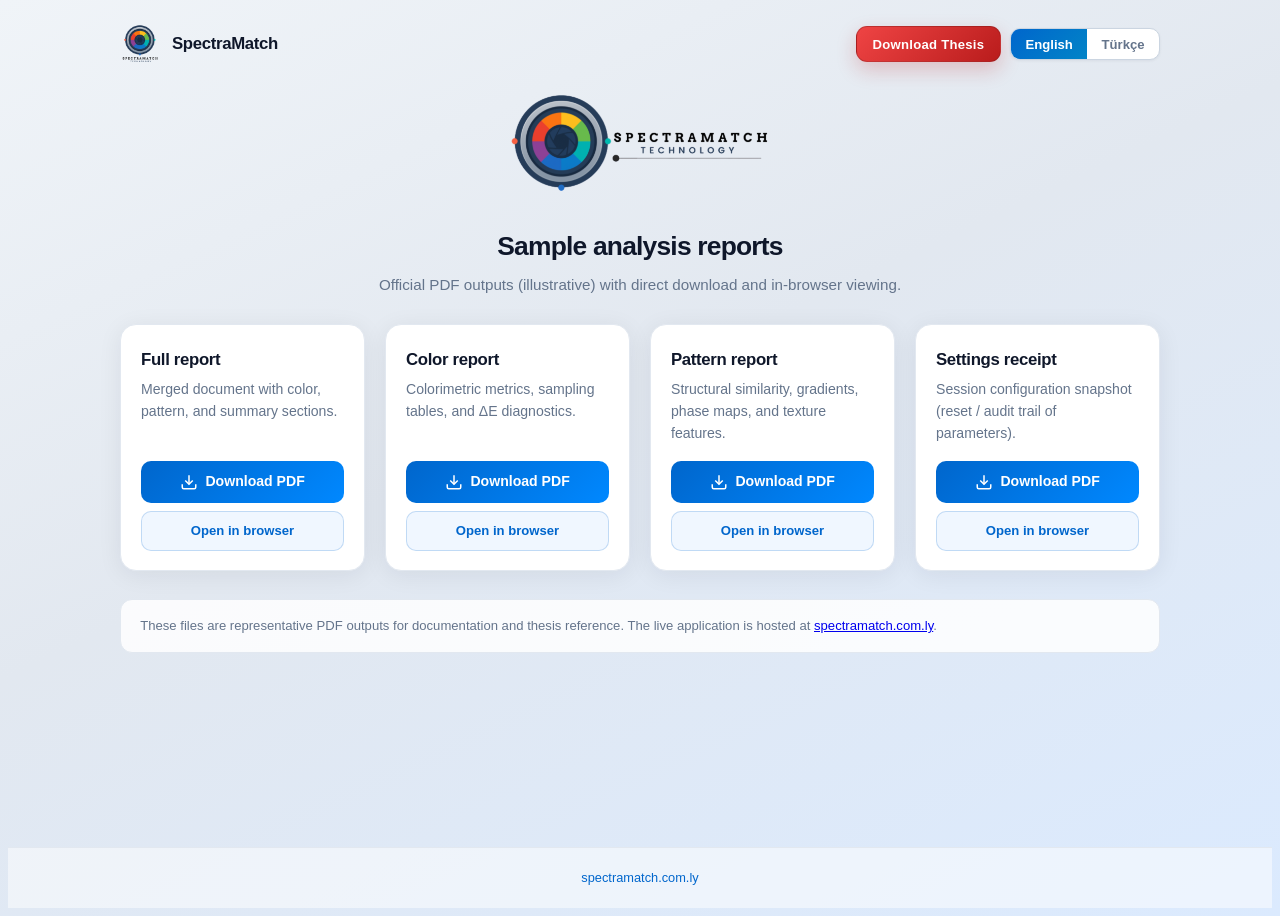
<file: templates/reports_hub.html>
<!DOCTYPE html>
<html lang="en">

<head>
    <meta charset="UTF-8">
    <meta name="viewport" content="width=device-width, initial-scale=1.0">
    <meta name="description"
        content="Download sample SpectraMatch PDF reports: full, color, pattern, and settings receipt.">
    <title>Sample reports | SpectraMatch</title>
    <link rel="stylesheet" href="/static/css/reports.css?v=20260430c">
    <link rel="icon" type="image/png" href="/static/images/logo_square_no_name_1024x1024.png">
</head>

<body class="reports-hub-page">
    <a class="reports-skip" href="#main">Skip to content</a>
    <header class="reports-hub-top">
        <a class="reports-hub-brand" href="/" title="SpectraMatch home">
            <img class="reports-hub-logo" src="/static/images/logo_square_with_name_1024x1024.png" width="40" height="40"
                alt="SpectraMatch logo">
            <span class="reports-hub-site-name">SpectraMatch</span>
        </a>
        <div class="reports-hub-controls">
            <button type="button" class="reports-thesis-trigger" id="openThesisModal">
                <span id="thesisBtnEn">Download Thesis</span>
                <span id="thesisBtnTr" lang="tr" hidden>Tezi İndir</span>
            </button>
            <div class="reports-lang" role="group" aria-label="Language">
                <button type="button" id="langEn" aria-pressed="true">English</button>
                <button type="button" id="langTr" aria-pressed="false">Türkçe</button>
            </div>
        </div>
    </header>

    <main class="reports-hub-main" id="main">
        <div class="reports-hub-hero">
            <img class="reports-hub-hero-logo" src="/static/images/logo_vertical_512x256.png" width="512" height="256"
                alt="SpectraMatch — Textile color &amp; pattern analysis">
            <h1 id="hubTitleEn">Sample analysis reports</h1>
            <h1 id="hubTitleTr" lang="tr" hidden>Örnek analiz raporları</h1>
            <p class="reports-hub-sub" id="hubSubEn">Official PDF outputs (illustrative) with direct download and in-browser viewing.</p>
            <p class="reports-hub-sub" id="hubSubTr" lang="tr" hidden>Bu sayfa, örnek çıktı PDF belgelerine doğrudan indirme ve tarayıcı içi görüntüleme bağlantıları sunar.</p>
        </div>

        <div class="reports-cards">
            <article class="reports-card">
                <h2 id="c1tEn">Full report</h2>
                <h2 id="c1tTr" lang="tr" hidden>Tam rapor</h2>
                <p id="c1dEn">Merged document with color, pattern, and summary sections.</p>
                <p id="c1dTr" lang="tr" hidden>Renk, desen ve özet bölümlerini birleştiren birleşik rapor.</p>
                <div class="reports-card-actions">
                    <a class="reports-dl" href="/Full_Report.pdf" download="Full_Report.pdf">
                        <svg class="dl-icon" viewBox="0 0 24 24" fill="none" stroke="currentColor" stroke-width="2"
                            aria-hidden="true">
                            <path d="M21 15v4a2 2 0 0 1-2 2H5a2 2 0 0 1-2-2v-4" />
                            <polyline points="7 10 12 15 17 10" />
                            <line x1="12" y1="15" x2="12" y2="3" />
                        </svg>
                        <span id="c1dlEn">Download PDF</span>
                        <span id="c1dlTr" lang="tr" hidden>PDF indir</span>
                    </a>
                    <a class="reports-open" href="/fullreport/"><span id="c1opEn">Open in browser</span><span id="c1opTr" lang="tr" hidden>Tarayıcıda aç</span></a>
                </div>
            </article>

            <article class="reports-card">
                <h2 id="c2tEn">Color report</h2>
                <h2 id="c2tTr" lang="tr" hidden>Renk raporu</h2>
                <p id="c2dEn">Colorimetric metrics, sampling tables, and ΔE diagnostics.</p>
                <p id="c2dTr" lang="tr" hidden>Kolorimetrik metrikler, örnekleme tabloları ve ΔE tanıları.</p>
                <div class="reports-card-actions">
                    <a class="reports-dl" href="/Color_Report.pdf" download="Color_Report.pdf">
                        <svg class="dl-icon" viewBox="0 0 24 24" fill="none" stroke="currentColor" stroke-width="2"
                            aria-hidden="true">
                            <path d="M21 15v4a2 2 0 0 1-2 2H5a2 2 0 0 1-2-2v-4" />
                            <polyline points="7 10 12 15 17 10" />
                            <line x1="12" y1="15" x2="12" y2="3" />
                        </svg>
                        <span id="c2dlEn">Download PDF</span>
                        <span id="c2dlTr" lang="tr" hidden>PDF indir</span>
                    </a>
                    <a class="reports-open" href="/colorreport/"><span id="c2opEn">Open in browser</span><span id="c2opTr" lang="tr" hidden>Tarayıcıda aç</span></a>
                </div>
            </article>

            <article class="reports-card">
                <h2 id="c3tEn">Pattern report</h2>
                <h2 id="c3tTr" lang="tr" hidden>Desen raporu</h2>
                <p id="c3dEn">Structural similarity, gradients, phase maps, and texture features.</p>
                <p id="c3dTr" lang="tr" hidden>Yapısal benzerlik, gradyanlar, faz haritaları ve doku özellikleri.</p>
                <div class="reports-card-actions">
                    <a class="reports-dl" href="/Pattern_Report.pdf" download="Pattern_Report.pdf">
                        <svg class="dl-icon" viewBox="0 0 24 24" fill="none" stroke="currentColor" stroke-width="2"
                            aria-hidden="true">
                            <path d="M21 15v4a2 2 0 0 1-2 2H5a2 2 0 0 1-2-2v-4" />
                            <polyline points="7 10 12 15 17 10" />
                            <line x1="12" y1="15" x2="12" y2="3" />
                        </svg>
                        <span id="c3dlEn">Download PDF</span>
                        <span id="c3dlTr" lang="tr" hidden>PDF indir</span>
                    </a>
                    <a class="reports-open" href="/patternreport/"><span id="c3opEn">Open in browser</span><span id="c3opTr" lang="tr" hidden>Tarayıcıda aç</span></a>
                </div>
            </article>

            <article class="reports-card">
                <h2 id="c4tEn">Settings receipt</h2>
                <h2 id="c4tTr" lang="tr" hidden>Ayarlar özeti</h2>
                <p id="c4dEn">Session configuration snapshot (reset / audit trail of parameters).</p>
                <p id="c4dTr" lang="tr" hidden>Oturum yapılandırması özeti (parametrelerin denetim kaydı).</p>
                <div class="reports-card-actions">
                    <a class="reports-dl" href="/Settings_Receipt.pdf" download="Settings_Receipt.pdf">
                        <svg class="dl-icon" viewBox="0 0 24 24" fill="none" stroke="currentColor" stroke-width="2"
                            aria-hidden="true">
                            <path d="M21 15v4a2 2 0 0 1-2 2H5a2 2 0 0 1-2-2v-4" />
                            <polyline points="7 10 12 15 17 10" />
                            <line x1="12" y1="15" x2="12" y2="3" />
                        </svg>
                        <span id="c4dlEn">Download PDF</span>
                        <span id="c4dlTr" lang="tr" hidden>PDF indir</span>
                    </a>
                    <a class="reports-open" href="/settingsreport/"><span id="c4opEn">Open in browser</span><span id="c4opTr" lang="tr" hidden>Tarayıcıda aç</span></a>
                </div>
            </article>
        </div>

        <p class="reports-hub-footnote" id="hubNoteEn">These files are representative PDF outputs for documentation and thesis reference. The live application is hosted at <a href="https://spectramatch.com.ly/">spectramatch.com.ly</a>.</p>
        <p class="reports-hub-footnote" id="hubNoteTr" lang="tr" hidden>Bu dosyalar, dokümantasyon ve tez referansı için örnek PDF çıktılarıdır. Canlı uygulama <a href="https://spectramatch.com.ly/">spectramatch.com.ly</a> adresinde barındırılmaktadır.</p>
    </main>

    <footer class="reports-hub-footer">
        <a href="https://spectramatch.com.ly/">spectramatch.com.ly</a>
    </footer>
    <div class="reports-modal-overlay" id="thesisModal" role="dialog" aria-modal="true" aria-labelledby="thesisModalTitleEn" hidden>
        <div class="reports-modal" role="document">
            <button type="button" class="reports-modal-close" id="closeThesisModalX" aria-label="Close">×</button>
            <img class="reports-modal-logo" src="/static/images/TEZ.png" alt="Tez logo" width="96" height="96">
            <h2 class="reports-modal-title" id="thesisModalTitleEn">Thesis availability update</h2>
            <h2 class="reports-modal-title" id="thesisModalTitleTr" lang="tr" hidden>Tez erişim durumu</h2>
            <p class="reports-modal-message" id="thesisMsgEn">This thesis is not yet available on the National Thesis Center.<br>Once it is uploaded, it will be accessible for download here.</p>
            <p class="reports-modal-message" id="thesisMsgTr" lang="tr" hidden>Bu tez henüz Ulusal Tez Merkezi'nde mevcut değildir.<br>Yüklendiğinde buradan indirilebilir olacaktır.</p>
            <div class="reports-modal-actions">
                <a class="reports-modal-visit" href="https://tez.yok.gov.tr/UlusalTezMerkezi" target="_blank" rel="noopener noreferrer">
                    <span id="thesisVisitEn">Visit ULUSAL TEZ MERKEZİ</span>
                    <span id="thesisVisitTr" lang="tr" hidden>ULUSAL TEZ MERKEZİ'Nİ ZİYARET ET</span>
                </a>
                <button type="button" class="reports-modal-dismiss" id="closeThesisModalBtn">
                    <span id="thesisCloseEn">Close</span>
                    <span id="thesisCloseTr" lang="tr" hidden>Kapat</span>
                </button>
            </div>
        </div>
    </div>
    <script>
        (function () {
            var KEY = 'spectramatch_reports_lang';
            var enBtn = document.getElementById('langEn');
            var trBtn = document.getElementById('langTr');
            var openThesisModalBtn = document.getElementById('openThesisModal');
            var thesisModal = document.getElementById('thesisModal');
            var closeThesisModalX = document.getElementById('closeThesisModalX');
            var closeThesisModalBtn = document.getElementById('closeThesisModalBtn');
            var pairs = [
                ['hubTitleEn', 'hubTitleTr'],
                ['hubSubEn', 'hubSubTr'],
                ['thesisBtnEn', 'thesisBtnTr'],
                ['c1tEn', 'c1tTr'], ['c1dEn', 'c1dTr'], ['c1dlEn', 'c1dlTr'], ['c1opEn', 'c1opTr'],
                ['c2tEn', 'c2tTr'], ['c2dEn', 'c2dTr'], ['c2dlEn', 'c2dlTr'], ['c2opEn', 'c2opTr'],
                ['c3tEn', 'c3tTr'], ['c3dEn', 'c3dTr'], ['c3dlEn', 'c3dlTr'], ['c3opEn', 'c3opTr'],
                ['c4tEn', 'c4tTr'], ['c4dEn', 'c4dTr'], ['c4dlEn', 'c4dlTr'], ['c4opEn', 'c4opTr'],
                ['thesisModalTitleEn', 'thesisModalTitleTr'],
                ['thesisMsgEn', 'thesisMsgTr'],
                ['thesisVisitEn', 'thesisVisitTr'],
                ['thesisCloseEn', 'thesisCloseTr'],
                ['hubNoteEn', 'hubNoteTr']
            ];
            function openModal() {
                thesisModal.hidden = false;
                document.body.classList.add('reports-modal-open');
            }
            function closeModal() {
                thesisModal.hidden = true;
                document.body.classList.remove('reports-modal-open');
            }
            function setLang(tr) {
                document.documentElement.lang = tr ? 'tr' : 'en';
                enBtn.setAttribute('aria-pressed', tr ? 'false' : 'true');
                trBtn.setAttribute('aria-pressed', tr ? 'true' : 'false');
                pairs.forEach(function (p) {
                    var a = document.getElementById(p[0]);
                    var b = document.getElementById(p[1]);
                    if (!a || !b) return;
                    a.hidden = !!tr;
                    b.hidden = !tr;
                });
                try { localStorage.setItem(KEY, tr ? 'tr' : 'en'); } catch (e) { }
            }
            enBtn.addEventListener('click', function () { setLang(false); });
            trBtn.addEventListener('click', function () { setLang(true); });
            openThesisModalBtn.addEventListener('click', openModal);
            closeThesisModalX.addEventListener('click', closeModal);
            closeThesisModalBtn.addEventListener('click', closeModal);
            thesisModal.addEventListener('click', function (event) {
                if (event.target === thesisModal) closeModal();
            });
            document.addEventListener('keydown', function (event) {
                if (event.key === 'Escape' && !thesisModal.hidden) closeModal();
            });
            var stored = null;
            try { stored = localStorage.getItem(KEY); } catch (e) { }
            if (stored === 'tr') setLang(true);
        })();
    </script>
</body>

</html>
</file>
<file: static/css/main.css>
/* ==========================================
   Textile QC System - Professional Light Theme
   ========================================== */

* {
    box-sizing: border-box;
    margin: 0;
    padding: 0;
}

body {
    font-family: -apple-system, BlinkMacSystemFont, 'Segoe UI', Roboto, Oxygen, Ubuntu, sans-serif;
    background: #f5f7fa;
    color: #1a202c;
    line-height: 1.6;
    min-height: 100vh;
    display: flex;
    flex-direction: column;
}

/* ==========================================
   Header
   ========================================== */
.header {
    background: #ffffff;
    border-bottom: 1px solid #e2e8f0;
    padding: 12px 24px;
    display: flex;
    justify-content: space-between;
    align-items: center;
    box-shadow: 0 1px 3px rgba(0, 0, 0, 0.05);
}

.header-left {
    display: flex;
    align-items: center;
    gap: 16px;
}

.logo {
    width: 48px;
    height: 48px;
    border-radius: 8px;
}

.header-title h1 {
    font-size: 1.25rem;
    color: #0066cc;
    font-weight: 700;
}

.header-title .subtitle {
    font-size: 0.8rem;
    color: #64748b;
}

.version-badge {
    background: linear-gradient(135deg, #0066cc, #0088ff);
    color: white;
    padding: 6px 12px;
    border-radius: 20px;
    font-size: 0.75rem;
    font-weight: 600;
}

/* ==========================================
   Code Download Button & Dropdown
   ========================================== */
.header-right {
    display: flex;
    align-items: center;
    gap: 12px;
}

/* ==========================================
   Language Toggle Switch
   ========================================== */
.language-toggle-container {
    display: flex;
    align-items: center;
}

.language-toggle-wrapper {
    display: flex;
    align-items: center;
    gap: 12px;
}

.toggle-flag-side {
    display: flex;
    align-items: center;
    justify-content: center;
    width: 28px;
    height: 20px;
    transition: all 0.3s cubic-bezier(0.4, 0, 0.2, 1);
    opacity: 0.5;
    filter: grayscale(0.3);
}

.toggle-flag-side .flag-img {
    width: 100%;
    height: 100%;
    object-fit: cover;
    border-radius: 3px;
    border: 1.5px solid rgba(0, 0, 0, 0.1);
    box-shadow: 0 2px 4px rgba(0, 0, 0, 0.1);
    transition: all 0.3s cubic-bezier(0.4, 0, 0.2, 1);
}

/* Active flag styling - Turkish selected */
.language-toggle-wrapper.lang-tr-active .toggle-flag-tr {
    opacity: 1;
    filter: grayscale(0);
    transform: scale(1.1);
}

.language-toggle-wrapper.lang-tr-active .toggle-flag-tr .flag-img {
    border-color: #0066cc;
    box-shadow: 0 2px 8px rgba(0, 102, 204, 0.25);
}

/* Active flag styling - English selected */
.language-toggle-wrapper.lang-en-active .toggle-flag-en {
    opacity: 1;
    filter: grayscale(0);
    transform: scale(1.1);
}

.language-toggle-wrapper.lang-en-active .toggle-flag-en .flag-img {
    border-color: #0066cc;
    box-shadow: 0 2px 8px rgba(0, 102, 204, 0.25);
}

.language-toggle-switch {
    position: relative;
    width: 70px;
    height: 36px;
    background: transparent;
    border: none;
    padding: 0;
    cursor: pointer;
    outline: none;
    -webkit-tap-highlight-color: transparent;
    order: 2;
}

.language-toggle-switch:focus-visible {
    outline: 2px solid #0066cc;
    outline-offset: 2px;
    border-radius: 20px;
}

.toggle-track {
    position: relative;
    width: 100%;
    height: 100%;
    background: linear-gradient(135deg, #e2e8f0 0%, #cbd5e1 100%);
    border-radius: 20px;
    box-shadow:
        inset 0 2px 4px rgba(0, 0, 0, 0.1),
        0 2px 8px rgba(0, 0, 0, 0.08);
    transition: all 0.4s cubic-bezier(0.4, 0, 0.2, 1);
    overflow: hidden;
}

.language-toggle-switch:hover .toggle-track {
    box-shadow:
        inset 0 2px 4px rgba(0, 0, 0, 0.12),
        0 4px 12px rgba(0, 0, 0, 0.12);
}

.language-toggle-switch.toggle-active .toggle-track {
    background: linear-gradient(135deg, #0066cc 0%, #0088ff 100%);
    box-shadow:
        inset 0 2px 4px rgba(0, 0, 0, 0.15),
        0 4px 16px rgba(0, 102, 204, 0.3);
}

.toggle-slider {
    position: absolute;
    top: 3px;
    left: 3px;
    width: 30px;
    height: 30px;
    background: linear-gradient(135deg, #ffffff 0%, #f8fafc 100%);
    border-radius: 50%;
    box-shadow:
        0 2px 8px rgba(0, 0, 0, 0.15),
        0 1px 3px rgba(0, 0, 0, 0.2),
        inset 0 -1px 2px rgba(255, 255, 255, 0.8);
    transition: transform 0.4s cubic-bezier(0.4, 0, 0.2, 1);
    z-index: 2;
}

.language-toggle-switch.toggle-active .toggle-slider {
    transform: translateX(34px);
    box-shadow:
        0 3px 10px rgba(0, 102, 204, 0.25),
        0 1px 4px rgba(0, 102, 204, 0.2),
        inset 0 -1px 2px rgba(255, 255, 255, 0.9);
}

/* Flag positioning */
.toggle-flag-tr {
    order: 1;
}

.toggle-flag-en {
    order: 3;
}

/* Hover effect on flags */
.toggle-flag-side:hover {
    transform: scale(1.15);
    opacity: 0.8;
}

.language-toggle-wrapper.lang-tr-active .toggle-flag-tr:hover,
.language-toggle-wrapper.lang-en-active .toggle-flag-en:hover {
    opacity: 1;
    filter: grayscale(0);
}

/* Hover effect on toggle */
.language-toggle-switch:hover .toggle-slider {
    transform: scale(1.05);
}

.language-toggle-switch.toggle-active:hover .toggle-slider {
    transform: translateX(34px) scale(1.05);
}

/* Active/pressed state */
.language-toggle-switch:active .toggle-slider {
    transform: scale(0.95);
}

.language-toggle-switch.toggle-active:active .toggle-slider {
    transform: translateX(34px) scale(0.95);
}

/* Google Colab Logo */
.colab-logo {
    width: 18px;
    height: 18px;
    object-fit: contain;
    display: block;
}

/* ==========================================
   Feedback Header Button
   ========================================== */
.btn-feedback-header {
    display: inline-flex;
    align-items: center;
    gap: 8px;
    padding: 8px 16px;
    font-size: 0.875rem;
    font-weight: 600;
    color: #ea580c;
    background: linear-gradient(135deg, rgba(234, 88, 12, 0.08), rgba(249, 115, 22, 0.12));
    border: 2px solid rgba(234, 88, 12, 0.3);
    border-radius: 10px;
    cursor: pointer;
    transition: all 0.25s cubic-bezier(0.4, 0, 0.2, 1);
    font-family: inherit;
    white-space: nowrap;
}

.btn-feedback-header:hover {
    background: linear-gradient(135deg, rgba(234, 88, 12, 0.15), rgba(249, 115, 22, 0.2));
    border-color: #ea580c;
    transform: translateY(-1px);
    box-shadow: 0 4px 12px rgba(234, 88, 12, 0.2);
}

.btn-feedback-header:active {
    transform: translateY(0);
}


/* ==========================================
   Datasheet Download Button (Red)
   ========================================== */
.datasheet-download-container {
    position: relative;
    margin-left: 12px;
}

.btn-datasheet-download {
    display: inline-flex;
    align-items: center;
    gap: 6px;
    padding: 5px 12px;
    font-size: 0.8125rem;
    font-weight: 600;
    color: #dc2626;
    background: linear-gradient(135deg, rgba(220, 38, 38, 0.08), rgba(239, 68, 68, 0.12));
    border: 2px solid rgba(220, 38, 38, 0.3);
    border-radius: 8px;
    cursor: pointer;
    transition: all 0.25s cubic-bezier(0.4, 0, 0.2, 1);
    font-family: inherit;
    white-space: nowrap;
}

.btn-datasheet-download:hover {
    background: linear-gradient(135deg, rgba(220, 38, 38, 0.15), rgba(239, 68, 68, 0.2));
    border-color: #dc2626;
    transform: translateY(-1px);
    box-shadow: 0 4px 12px rgba(220, 38, 38, 0.2);
}

.btn-datasheet-download:active {
    transform: translateY(0);
}

.btn-datasheet-download .chevron {
    transition: transform 0.25s ease;
}

.btn-datasheet-download.active .chevron {
    transform: rotate(180deg);
}

.datasheet-dropdown {
    position: absolute;
    top: calc(100% + 8px);
    right: 0;
    min-width: 320px;
    background: white;
    border-radius: 14px;
    box-shadow: 0 10px 40px rgba(0, 0, 0, 0.15), 0 2px 10px rgba(0, 0, 0, 0.08);
    border: 1px solid rgba(220, 38, 38, 0.1);
    opacity: 0;
    visibility: hidden;
    transform: translateY(-10px);
    transition: all 0.25s cubic-bezier(0.4, 0, 0.2, 1);
    z-index: 1000;
    overflow: hidden;
}

.datasheet-dropdown.show,
.datasheet-dropdown.active {
    opacity: 1;
    visibility: visible;
    transform: translateY(0);
}

/* ==========================================
   Language Dropdown
   ========================================== */
.lang-dropdown-container {
    position: relative;
}

.btn-lang-dropdown {
    display: flex;
    align-items: center;
    gap: 8px;
    padding: 8px 12px;
    background: linear-gradient(135deg, rgba(0, 102, 204, 0.08), rgba(0, 136, 255, 0.04));
    border: 1px solid rgba(0, 102, 204, 0.2);
    border-radius: 10px;
    cursor: pointer;
    transition: all 0.25s cubic-bezier(0.4, 0, 0.2, 1);
    font-family: inherit;
    font-size: 0.85rem;
    font-weight: 600;
    color: #0066cc;
}

.btn-lang-dropdown:hover {
    background: linear-gradient(135deg, rgba(0, 102, 204, 0.15), rgba(0, 136, 255, 0.1));
    border-color: #0066cc;
    transform: translateY(-1px);
    box-shadow: 0 4px 12px rgba(0, 102, 204, 0.15);
}

.btn-lang-dropdown .lang-flag {
    width: 22px;
    height: 16px;
    border-radius: 3px;
    object-fit: cover;
    box-shadow: 0 1px 2px rgba(0, 0, 0, 0.1);
}

.btn-lang-dropdown .chevron {
    transition: transform 0.25s ease;
    opacity: 0.7;
}

.btn-lang-dropdown.active .chevron {
    transform: rotate(180deg);
}

.lang-dropdown {
    position: absolute;
    top: calc(100% + 8px);
    right: 0;
    min-width: 160px;
    background: white;
    border-radius: 12px;
    box-shadow: 0 10px 40px rgba(0, 0, 0, 0.15), 0 2px 10px rgba(0, 0, 0, 0.08);
    border: 1px solid rgba(0, 102, 204, 0.1);
    opacity: 0;
    visibility: hidden;
    transform: translateY(-10px);
    transition: all 0.25s cubic-bezier(0.4, 0, 0.2, 1);
    z-index: 1000;
    overflow: hidden;
}

.lang-dropdown.active {
    opacity: 1;
    visibility: visible;
    transform: translateY(0);
}

.lang-dropdown-item {
    display: flex;
    align-items: center;
    gap: 12px;
    padding: 12px 16px;
    cursor: pointer;
    transition: all 0.2s ease;
    border-bottom: 1px solid #f1f5f9;
}

.lang-dropdown-item:last-child {
    border-bottom: none;
}

.lang-dropdown-item:hover {
    background: linear-gradient(135deg, rgba(0, 102, 204, 0.04), rgba(0, 136, 255, 0.08));
}

.lang-dropdown-item.active {
    background: linear-gradient(135deg, rgba(0, 102, 204, 0.08), rgba(0, 136, 255, 0.12));
}

.lang-dropdown-item .lang-flag {
    width: 24px;
    height: 18px;
    border-radius: 3px;
    object-fit: cover;
    box-shadow: 0 1px 3px rgba(0, 0, 0, 0.15);
}

.lang-dropdown-item span {
    flex: 1;
    font-size: 0.9rem;
    font-weight: 500;
    color: #1a202c;
}

.lang-dropdown-item .lang-check {
    color: #0066cc;
    opacity: 0;
    transition: opacity 0.2s ease;
}

.lang-dropdown-item.active .lang-check {
    opacity: 1;
}

/* Report Language Dropdown in Settings */
.report-lang-dropdown-container {
    position: relative;
}

.btn-report-lang-dropdown {
    display: flex;
    align-items: center;
    gap: 10px;
    padding: 10px 16px;
    background: #fff;
    border: 1px solid #e2e8f0;
    border-radius: 8px;
    cursor: pointer;
    font-size: 0.9rem;
    font-weight: 500;
    color: #334155;
    transition: all 0.2s ease;
    min-width: 160px;
}

.btn-report-lang-dropdown:hover {
    border-color: #3b82f6;
    background: #f8fafc;
}

.btn-report-lang-dropdown .report-lang-flag {
    width: 20px;
    height: 14px;
    border-radius: 2px;
    object-fit: cover;
}

.btn-report-lang-dropdown .chevron {
    margin-left: auto;
    transition: transform 0.2s ease;
    color: #94a3b8;
}

.report-lang-dropdown-container.open .btn-report-lang-dropdown .chevron {
    transform: rotate(180deg);
}

.report-lang-dropdown {
    position: absolute;
    top: calc(100% + 6px);
    left: 0;
    min-width: 100%;
    background: #fff;
    border: 1px solid #e2e8f0;
    border-radius: 10px;
    box-shadow: 0 10px 40px rgba(0, 0, 0, 0.12);
    z-index: 100;
    opacity: 0;
    visibility: hidden;
    transform: translateY(-8px);
    transition: all 0.2s ease;
}

.report-lang-dropdown-container.open .report-lang-dropdown {
    opacity: 1;
    visibility: visible;
    transform: translateY(0);
}

.report-lang-dropdown-item {
    display: flex;
    align-items: center;
    gap: 10px;
    padding: 12px 16px;
    cursor: pointer;
    font-size: 0.9rem;
    color: #334155;
    transition: background 0.15s ease;
}

.report-lang-dropdown-item:first-child {
    border-radius: 10px 10px 0 0;
}

.report-lang-dropdown-item:last-child {
    border-radius: 0 0 10px 10px;
}

.report-lang-dropdown-item:hover {
    background: #f1f5f9;
}

.report-lang-dropdown-item.active {
    background: #eff6ff;
    color: #3b82f6;
}

.report-lang-dropdown-item .report-lang-flag {
    width: 20px;
    height: 14px;
    border-radius: 2px;
    object-fit: cover;
}

.report-lang-dropdown-item .lang-check {
    margin-left: auto;
    color: #3b82f6;
    opacity: 0;
    transition: opacity 0.2s ease;
}

.report-lang-dropdown-item.active .lang-check {
    opacity: 1;
}

.dropdown-header {
    padding: 14px 18px 10px;
    font-size: 0.7rem;
    font-weight: 700;
    text-transform: uppercase;
    letter-spacing: 0.08em;
    color: #94a3b8;
    border-bottom: 1px solid #f1f5f9;
}

.dropdown-item {
    display: flex;
    align-items: center;
    justify-content: space-between;
    padding: 14px 18px;
    cursor: pointer;
    transition: all 0.2s ease;
    border-bottom: 1px solid #f8fafc;
}

.dropdown-item:last-child {
    border-bottom: none;
}

.dropdown-item:hover {
    background: linear-gradient(135deg, rgba(0, 102, 204, 0.04), rgba(0, 136, 255, 0.08));
}

.dropdown-item-left {
    display: flex;
    align-items: center;
    gap: 14px;
    flex: 1;
}

.dropdown-item-left svg {
    color: #0066cc;
    flex-shrink: 0;
}

.dropdown-item-info {
    display: flex;
    flex-direction: column;
    gap: 2px;
}

.dropdown-item-title {
    font-weight: 600;
    font-size: 0.9rem;
    color: #1a202c;
}

.dropdown-item-desc {
    font-size: 0.75rem;
    color: #64748b;
}

.btn-help {
    display: flex;
    align-items: center;
    justify-content: center;
    width: 32px;
    height: 32px;
    border-radius: 50%;
    background: #f8fafc;
    border: 1px solid #e2e8f0;
    color: #94a3b8;
    cursor: pointer;
    transition: all 0.2s ease;
    flex-shrink: 0;
}

.btn-help:hover {
    background: #0066cc;
    border-color: #0066cc;
    color: white;
    transform: scale(1.08);
}

/* ==========================================
   Help Dialog
   ========================================== */
.help-dialog-overlay {
    position: fixed;
    top: 0;
    left: 0;
    right: 0;
    bottom: 0;
    background: rgba(15, 23, 42, 0.6);
    backdrop-filter: blur(4px);
    display: flex;
    align-items: center;
    justify-content: center;
    z-index: 2000;
    padding: 24px;
    animation: fadeIn 0.2s ease;
}

@keyframes fadeIn {
    from {
        opacity: 0;
    }

    to {
        opacity: 1;
    }
}

.help-dialog {
    background: white;
    border-radius: 16px;
    max-width: 400px;
    width: 100%;
    box-shadow: 0 25px 80px rgba(0, 0, 0, 0.25);
    animation: slideUp 0.3s cubic-bezier(0.4, 0, 0.2, 1);
    overflow: hidden;
}

@keyframes slideUp {
    from {
        opacity: 0;
        transform: translateY(20px) scale(0.98);
    }

    to {
        opacity: 1;
        transform: translateY(0) scale(1);
    }
}

.help-dialog-header {
    display: flex;
    align-items: center;
    gap: 12px;
    padding: 16px 20px;
    background: linear-gradient(135deg, #0066cc, #0088ff);
    color: white;
    position: relative;
}

.help-dialog-icon {
    width: 36px;
    height: 36px;
    background: rgba(255, 255, 255, 0.2);
    border-radius: 10px;
    display: flex;
    align-items: center;
    justify-content: center;
    flex-shrink: 0;
}

.help-dialog-icon svg {
    width: 20px;
    height: 20px;
}

.help-dialog-header h3 {
    flex: 1;
    font-size: 1rem;
    font-weight: 700;
    margin: 0;
    min-width: 0;
}

.help-dialog-close {
    width: 32px;
    height: 32px;
    border-radius: 50%;
    background: rgba(255, 255, 255, 0.25);
    border: 2px solid rgba(255, 255, 255, 0.4);
    color: white;
    font-size: 1.4rem;
    font-weight: 600;
    cursor: pointer;
    display: flex;
    align-items: center;
    justify-content: center;
    transition: all 0.2s ease;
    line-height: 1;
    flex-shrink: 0;
    box-shadow: 0 2px 8px rgba(0, 0, 0, 0.15);
}

.help-dialog-close:hover {
    background: rgba(255, 255, 255, 0.35);
    border-color: rgba(255, 255, 255, 0.6);
    transform: scale(1.1);
    box-shadow: 0 3px 12px rgba(0, 0, 0, 0.2);
}

.help-dialog-close:active {
    transform: scale(1.05);
}

.help-dialog-body {
    padding: 20px;
    max-height: 70vh;
    overflow-y: auto;
}

.help-dialog-body h4 {
    font-size: 0.95rem;
    color: #1a202c;
    margin: 0 0 10px;
    display: flex;
    align-items: center;
    gap: 6px;
}

.help-dialog-body p {
    color: #475569;
    line-height: 1.6;
    margin: 0 0 12px;
    font-size: 0.875rem;
}

.help-dialog-body ul {
    margin: 0 0 12px;
    padding-left: 18px;
}

.help-dialog-body li {
    color: #475569;
    line-height: 1.6;
    margin-bottom: 6px;
    font-size: 0.85rem;
}

.help-dialog-body .highlight-box {
    background: linear-gradient(135deg, rgba(0, 102, 204, 0.06), rgba(0, 136, 255, 0.1));
    border-left: 4px solid #0066cc;
    border-radius: 0 8px 8px 0;
    padding: 12px 14px;
    margin-top: 12px;
}

.help-dialog-body .highlight-box p {
    margin: 0;
    color: #0066cc;
    font-weight: 500;
    font-size: 0.8rem;
}

/* GitHub Help Content Styles */
.github-help-content {
    color: #1a202c;
}

.github-help-content h4 {
    font-size: 0.95rem;
    color: #1a202c;
    margin: 0 0 12px;
    font-weight: 700;
    display: flex;
    align-items: center;
    gap: 6px;
}

.github-description {
    color: #475569;
    line-height: 1.6;
    margin: 0 0 16px;
    font-size: 0.85rem;
}

.github-info-box {
    background: linear-gradient(135deg, rgba(0, 102, 204, 0.04), rgba(0, 136, 255, 0.08));
    border-radius: 10px;
    padding: 12px;
    margin: 14px 0;
    border: 1px solid rgba(0, 102, 204, 0.1);
}

.github-info-item {
    display: flex;
    align-items: flex-start;
    gap: 8px;
    margin-bottom: 10px;
    color: #334155;
    font-size: 0.8rem;
    line-height: 1.5;
}

.github-info-item:last-child {
    margin-bottom: 0;
}

.github-info-item svg {
    color: #0066cc;
    margin-top: 2px;
}

.github-contact-section {
    margin-top: 16px;
    padding-top: 16px;
    border-top: 1px solid #e2e8f0;
}

.github-contact-section h5 {
    font-size: 0.85rem;
    font-weight: 600;
    color: #1a202c;
    margin: 0 0 10px;
    display: flex;
    align-items: center;
    gap: 6px;
}

.github-contact-methods {
    display: flex;
    flex-direction: column;
    gap: 8px;
}

.github-contact-item {
    display: flex;
    align-items: center;
    gap: 8px;
    padding: 10px;
    background: #f8fafc;
    border-radius: 8px;
    border: 1px solid #e2e8f0;
    transition: all 0.2s ease;
    color: #475569;
    font-size: 0.8rem;
    line-height: 1.4;
}

.github-contact-item:hover {
    background: #f1f5f9;
    border-color: #cbd5e1;
    transform: translateX(2px);
}

.github-contact-item svg {
    color: #0066cc;
    flex-shrink: 0;
}

.github-email-link {
    color: #0066cc;
    text-decoration: none;
    font-weight: 500;
    transition: color 0.2s ease;
}

.github-email-link:hover {
    color: #0052a3;
    text-decoration: underline;
}

/* GitHub dropdown item styling */
.dropdown-item-github {
    border-top: 1px solid #e2e8f0;
    margin-top: 4px;
    padding-top: 12px;
}

.dropdown-item-github:hover {
    background: linear-gradient(135deg, rgba(0, 102, 204, 0.04), rgba(0, 136, 255, 0.08));
}

.help-dialog-footer {
    padding: 14px 20px 16px;
    background: #f8fafc;
    border-top: 1px solid #e2e8f0;
    display: flex;
    justify-content: flex-end;
}

/* ==========================================
   Main Content
   ========================================== */
.main-content {
    flex: 1;
    padding: 24px;
    max-width: 1600px;
    margin: 0 auto;
    width: 100%;
}

.page-header {
    text-align: center;
    margin-bottom: 24px;
}

.page-header h2 {
    color: #0066cc;
    font-size: 1.5rem;
    margin-bottom: 8px;
}

.page-header p {
    color: #64748b;
}

/* ==========================================
   Image Viewer
   ========================================== */
.image-viewer-container {
    background: #ffffff;
    border-radius: 16px;
    box-shadow: 0 4px 20px rgba(0, 0, 0, 0.08);
    overflow: hidden;
    margin-bottom: 24px;
}

.image-viewer {
    display: grid;
    grid-template-columns: 1fr 1fr;
    min-height: 450px;
}

.viewer-panel {
    display: flex;
    flex-direction: column;
    border-right: 1px solid #e2e8f0;
}

.viewer-panel:last-child {
    border-right: none;
}

.panel-header {
    background: #f8fafc;
    padding: 12px 16px;
    display: flex;
    justify-content: space-between;
    align-items: center;
    border-bottom: 1px solid #e2e8f0;
}

.panel-title {
    font-weight: 600;
    font-size: 0.9rem;
    display: flex;
    align-items: center;
    gap: 8px;
}

.dot {
    width: 8px;
    height: 8px;
    border-radius: 50%;
}

.dot.ref {
    background: #0066cc;
}

.dot.sample {
    background: #00c853;
}

.panel-header {
    display: flex;
    justify-content: space-between;
    align-items: center;
}

.panel-info-name {
    flex: 1;
    text-align: center;
    font-size: 0.78rem;
    font-weight: 500;
    color: #475569;
    max-width: 180px;
    margin: 0 12px;
    overflow: hidden;
    text-overflow: ellipsis;
    white-space: nowrap;
    padding: 3px 10px;
    background: linear-gradient(135deg, rgba(100, 116, 139, 0.08), rgba(100, 116, 139, 0.04));
    border-radius: 6px;
}

.panel-info-name:empty {
    display: none;
}

.panel-info-right {
    display: flex;
    align-items: center;
}

.panel-info-dimensions {
    display: none;
    font-size: 0.72rem;
    color: #64748b;
    font-family: 'SF Mono', SFMono-Regular, Consolas, monospace;
    padding: 2px 8px;
    background: rgba(100, 116, 139, 0.1);
    border-radius: 4px;
    white-space: nowrap;
}

.panel-info-empty {
    font-size: 0.75rem;
    color: #94a3b8;
    font-style: italic;
}

.panel-content {
    flex: 1;
    display: block;
    background: linear-gradient(135deg, #f8fafc 0%, #f1f5f9 100%);
    position: relative;
    overflow: hidden;
    /* CRITICAL: No centering, no min-height - container fits image exactly */
}

/* Upload Placeholder */
.upload-placeholder {
    display: flex;
    flex-direction: column;
    align-items: center;
    gap: 12px;
    padding: 40px;
    cursor: pointer;
    transition: all 0.2s;
    border-radius: 12px;
}

.upload-placeholder:hover {
    background: rgba(0, 102, 204, 0.05);
}

.upload-placeholder:hover svg {
    color: #0066cc;
    transform: translateY(-4px);
}

.upload-placeholder svg {
    color: #94a3b8;
    transition: all 0.2s;
}

.upload-placeholder span {
    font-weight: 500;
    color: #475569;
}

.upload-placeholder small {
    color: #94a3b8;
}

/* Image Preview */
.image-preview {
    display: block;
    width: 100%;
    height: auto;
    /* CRITICAL: No object-fit, no max constraints - image displays at actual size */
    border-radius: 8px;
    box-shadow: 0 2px 8px rgba(0, 0, 0, 0.1);
}

/* Image Info Bar - Displayed below header, outside image area */
.image-info-bar {
    display: flex;
    align-items: center;
    justify-content: center;
    gap: 12px;
    padding: 8px 16px;
    background: linear-gradient(135deg, #f1f5f9 0%, #e2e8f0 100%);
    border-bottom: 1px solid #cbd5e1;
    font-size: 0.82rem;
}

.image-info-bar .info-name {
    color: #1e293b;
    font-weight: 600;
    max-width: 220px;
    overflow: hidden;
    text-overflow: ellipsis;
    white-space: nowrap;
}

.image-info-bar .info-dimensions {
    color: #475569;
    font-family: 'SF Mono', SFMono-Regular, Consolas, monospace;
    font-size: 0.78rem;
    padding: 4px 10px;
    background: rgba(0, 102, 204, 0.12);
    border-radius: 6px;
    letter-spacing: 0.02em;
    font-weight: 500;
}

/* Region Selection Overlay */
.region-overlay,
.shape-overlay {
    position: absolute;
    pointer-events: none;
    border: 3px solid #00d4ff;
    /* CRITICAL: No transform - JavaScript handles centering */
    opacity: 0;
    transition: opacity 0.2s ease, border-color 0.2s ease, box-shadow 0.2s ease;
    box-shadow:
        0 0 0 2px rgba(255, 255, 255, 0.9),
        0 0 0 4px rgba(0, 212, 255, 0.3),
        0 0 30px rgba(0, 212, 255, 0.4),
        inset 0 0 20px rgba(0, 212, 255, 0.1);
    width: 100px;
    height: 100px;
    z-index: 10;
    cursor: grab;
    overflow: visible;
}

.region-overlay.placed,
.shape-overlay.placed {
    pointer-events: auto;
    opacity: 1;
}

.region-overlay.dragging,
.shape-overlay.dragging {
    cursor: grabbing;
    border-color: #00ff88;
    box-shadow:
        0 0 0 2px rgba(255, 255, 255, 1),
        0 0 0 4px rgba(0, 255, 136, 0.5),
        0 0 40px rgba(0, 255, 136, 0.6),
        inset 0 0 30px rgba(0, 255, 136, 0.15);
}

.region-overlay:hover,
.shape-overlay.placed:hover {
    border-color: #00ff88;
    box-shadow:
        0 0 0 2px rgba(255, 255, 255, 1),
        0 0 0 4px rgba(0, 255, 136, 0.4),
        0 0 35px rgba(0, 255, 136, 0.5),
        inset 0 0 25px rgba(0, 255, 136, 0.12);
}

.shape-overlay.circle,
.region-overlay.circle {
    border-radius: 50%;
}

/* Pen (Freehand) dimension notice in modal */
.pen-dimension-notice {
    display: flex;
    align-items: center;
    gap: 10px;
    padding: 12px 16px;
    background: rgba(0, 120, 212, 0.08);
    border: 1px solid rgba(0, 120, 212, 0.2);
    border-radius: 8px;
    color: var(--text-secondary, #64748b);
    font-size: 13px;
    line-height: 1.4;
}

/* Pen draw canvas (overlaid on image panels) */
.pen-draw-canvas {
    position: absolute;
    top: 0;
    left: 0;
    z-index: 12;
    pointer-events: none;
}

/* Region Dimmer - darkens area outside selection */
/* CRITICAL: Position and size are set dynamically by JavaScript to match the actual image */
.region-dimmer {
    position: absolute;
    /* top, left, width, height set by JavaScript to match image exactly */
    background: rgba(0, 0, 0, 0.55);
    pointer-events: none;
    z-index: 5;
    opacity: 0;
    transition: opacity 0.3s ease;
}

.region-dimmer.active {
    opacity: 1;
}

/* Crosshair in center of selection */
.region-overlay::before,
.region-overlay::after,
.shape-overlay::before,
.shape-overlay::after {
    content: '';
    position: absolute;
    background: rgba(255, 255, 255, 0.6);
    pointer-events: none;
}

.region-overlay::before,
.shape-overlay::before {
    width: 1px;
    height: 12px;
    top: 50%;
    left: 50%;
    transform: translate(-50%, -50%);
}

.region-overlay::after,
.shape-overlay::after {
    width: 12px;
    height: 1px;
    top: 50%;
    left: 50%;
    transform: translate(-50%, -50%);
}

/* ==========================================
   Controls Section
   ========================================== */
.controls-section {
    background: #ffffff;
    border-radius: 16px;
    padding: 24px;
    box-shadow: 0 4px 20px rgba(0, 0, 0, 0.08);
    margin-bottom: 24px;
}

.shape-controls {
    display: flex;
    align-items: center;
    justify-content: center;
    gap: 32px;
    padding-bottom: 16px;
    margin-bottom: 16px;
    flex-wrap: wrap;
}

.shape-options {
    display: flex;
    gap: 12px;
    flex-wrap: wrap;
}

.shape-option {
    display: flex;
    align-items: center;
    gap: 8px;
    padding: 10px 16px;
    background: #f1f5f9;
    border-radius: 8px;
    cursor: pointer;
    transition: all 0.2s;
    border: 2px solid transparent;
}

.shape-option:hover {
    background: #e2e8f0;
}

.shape-option.active {
    background: rgba(0, 102, 204, 0.1);
    border-color: #0066cc;
}

.shape-option.disabled {
    opacity: 0.4;
    pointer-events: none;
}

.shape-option input {
    width: 16px;
    height: 16px;
    accent-color: #0066cc;
}

.shape-option svg {
    width: 20px;
    height: 20px;
    color: #0066cc;
}

.shape-option span {
    font-weight: 500;
    font-size: 0.9rem;
}

/* Size Slider */
.size-slider-container {
    display: flex;
    align-items: center;
    flex-wrap: wrap;
    gap: 12px;
}

.size-slider-container.disabled {
    opacity: 0.4;
    pointer-events: none;
}

.size-slider-container label {
    font-weight: 500;
    color: #475569;
    font-size: 0.9rem;
}

/* Single Image Option */
.single-image-option-container {
    width: 100%;
    display: flex;
    justify-content: center;
    margin-top: 12px;
    padding-top: 12px;
    border-top: 1px solid #e2e8f0;
}

.single-image-option-container .shape-option {
    width: auto;
}

/* Single Image Mode */
.image-viewer.single-image-mode {
    grid-template-columns: 1fr;
    justify-items: center;
}

.image-viewer.single-image-mode .viewer-panel:first-child {
    display: none;
}

.image-viewer.single-image-mode .viewer-panel:last-child {
    border-right: none;
    max-width: 80%;
    width: 80%;
    margin: 0 auto;
}

.viewer-panel {
    transition: all 0.5s cubic-bezier(0.4, 0, 0.2, 1);
}

.viewer-panel.hiding {
    opacity: 0;
    transform: translateX(-100%);
    pointer-events: none;
}

.viewer-panel.centering {
    animation: slideToCenter 0.5s cubic-bezier(0.4, 0, 0.2, 1) forwards;
}

@keyframes slideToCenter {
    from {
        transform: translateX(0);
    }

    to {
        transform: translateX(0);
        max-width: 100%;
    }
}

.panel-title .dot.single {
    background: #7c3aed;
}

.size-slider-container input[type="range"] {
    flex: 1;
    min-width: 100px;
    max-width: 200px;
    height: 6px;
    border-radius: 3px;
    background: #e2e8f0;
    outline: none;
    -webkit-appearance: none;
}

.size-slider-container input[type="range"]::-webkit-slider-thumb {
    -webkit-appearance: none;
    width: 18px;
    height: 18px;
    border-radius: 50%;
    background: #0066cc;
    cursor: pointer;
    box-shadow: 0 2px 6px rgba(0, 102, 204, 0.3);
}

.size-value {
    font-family: monospace;
    font-weight: 600;
    color: #0066cc;
    background: #f1f5f9;
    padding: 6px 12px;
    border-radius: 6px;
    min-width: 70px;
    text-align: center;
}

/* Region Selection Hint */
.region-hint {
    width: 100%;
    text-align: center;
    margin-top: 8px;
    padding: 8px 12px;
    background: linear-gradient(135deg, rgba(0, 212, 255, 0.08), rgba(0, 255, 136, 0.05));
    border-radius: 8px;
    border: 1px solid rgba(0, 212, 255, 0.2);
}

.region-hint small {
    color: #64748b;
    font-size: 0.8rem;
    display: flex;
    align-items: center;
    justify-content: center;
    gap: 8px;
}

.region-hint small::before {
    content: '';
    display: inline-block;
    width: 6px;
    height: 6px;
    background: #00d4ff;
    border-radius: 50%;
    animation: pulse-hint 2s infinite;
}

@keyframes pulse-hint {

    0%,
    100% {
        opacity: 0.4;
        transform: scale(1);
    }

    50% {
        opacity: 1;
        transform: scale(1.2);
    }
}

/* Main Buttons */
.main-buttons {
    display: flex;
    justify-content: center;
    gap: 16px;
    flex-wrap: wrap;
}

/* ==========================================
   Buttons
   ========================================== */
.btn {
    display: inline-flex;
    align-items: center;
    gap: 8px;
    padding: 12px 24px;
    font-size: 0.95rem;
    font-weight: 600;
    border-radius: 10px;
    cursor: pointer;
    transition: all 0.2s;
    border: none;
    font-family: inherit;
}

.btn:disabled {
    opacity: 0.5;
    cursor: not-allowed;
}

.btn svg {
    width: 18px;
    height: 18px;
}

.btn-primary {
    background: linear-gradient(135deg, #0066cc, #0088ff);
    color: white;
    box-shadow: 0 4px 12px rgba(0, 102, 204, 0.3);
}

.btn-primary:hover:not(:disabled) {
    transform: translateY(-2px);
    box-shadow: 0 6px 16px rgba(0, 102, 204, 0.4);
}

.btn-success {
    background: linear-gradient(135deg, #00c853, #00e676);
    color: white;
    box-shadow: 0 4px 12px rgba(0, 200, 83, 0.3);
}

.btn-success:hover:not(:disabled) {
    transform: translateY(-2px);
    box-shadow: 0 6px 16px rgba(0, 200, 83, 0.4);
}

.btn-danger {
    background: linear-gradient(135deg, #ff3d00, #ff6e40);
    color: white;
    box-shadow: 0 4px 12px rgba(255, 61, 0, 0.3);
}

.btn-danger:hover:not(:disabled) {
    transform: translateY(-2px);
    box-shadow: 0 6px 16px rgba(255, 61, 0, 0.4);
}

.btn-secondary {
    background: #f1f5f9;
    color: #475569;
    border: 1px solid #e2e8f0;
}

.btn-secondary:hover:not(:disabled) {
    background: #e2e8f0;
}

.btn-outline {
    background: transparent;
    color: #0066cc;
    border: 2px solid #0066cc;
}

.btn-outline:hover:not(:disabled) {
    background: #0066cc;
    color: white;
}

.btn-sm {
    padding: 8px 16px;
    font-size: 0.85rem;
}

/* ==========================================
   Results Section
   ========================================== */
.results-section {
    background: #ffffff;
    border-radius: 16px;
    padding: 24px;
    box-shadow: 0 4px 20px rgba(0, 0, 0, 0.08);
    margin-bottom: 24px;
}

.results-header {
    display: flex;
    justify-content: space-between;
    align-items: center;
    margin-bottom: 24px;
    padding-bottom: 16px;
    border-bottom: 1px solid #e2e8f0;
}

.results-header h2 {
    color: #1a202c;
}

.decision-badge {
    font-size: 1rem;
    font-weight: 700;
    padding: 10px 24px;
    border-radius: 30px;
    text-transform: uppercase;
    letter-spacing: 0.05em;
}

.decision-badge.accept {
    background: linear-gradient(135deg, #00c853, #00e676);
    color: white;
}

.decision-badge.conditional {
    background: linear-gradient(135deg, #ffb300, #ffc107);
    color: #1a202c;
}

.decision-badge.reject {
    background: linear-gradient(135deg, #ff3d00, #ff6e40);
    color: white;
}

.results-grid {
    display: grid;
    grid-template-columns: repeat(3, 1fr);
    gap: 20px;
    margin-bottom: 24px;
}

.result-card {
    background: #f8fafc;
    border-radius: 12px;
    padding: 20px;
    transition: all 0.2s;
}

.result-card:hover {
    transform: translateY(-4px);
    box-shadow: 0 8px 24px rgba(0, 0, 0, 0.1);
}

.card-header {
    display: flex;
    align-items: center;
    gap: 10px;
    margin-bottom: 16px;
    color: #64748b;
}

.card-header svg {
    color: #0066cc;
}

.card-value {
    font-size: 2.5rem;
    font-weight: 700;
    font-family: monospace;
    color: #0066cc;
    margin-bottom: 12px;
}

.card-bar {
    height: 8px;
    background: #e2e8f0;
    border-radius: 4px;
    overflow: hidden;
}

.bar-fill {
    height: 100%;
    border-radius: 4px;
    transition: width 0.5s ease;
    width: 0%;
}

.bar-fill.success {
    background: linear-gradient(90deg, #00c853, #69f0ae);
}

.bar-fill.warning {
    background: linear-gradient(90deg, #ffb300, #ffe082);
}

.bar-fill.danger {
    background: linear-gradient(90deg, #ff3d00, #ff8a65);
}

.results-actions {
    display: flex;
    flex-direction: column;
    align-items: center;
    gap: 12px;
}

/* ==========================================
   Detailed Results Panel
   ========================================== */
.web-results-detail { margin-top: 24px; display: flex; flex-direction: column; gap: 10px; }

/* Collapsible Sections */
.wrpt-collapse { border: 1px solid #e2e8f0; border-radius: 10px; overflow: hidden; background: #fff; }
.wrpt-collapse-hdr { display: flex; align-items: center; gap: 10px; padding: 12px 16px; font-size: 14px; font-weight: 600; color: #1a202c; cursor: pointer; user-select: none; background: #f8fafc; transition: background 0.12s; }
.wrpt-collapse-hdr:hover { background: #edf2f7; }
.wrpt-collapse-hdr.open { border-bottom: 1px solid #e2e8f0; }
.wrpt-collapse-icon { transition: transform 0.2s ease; flex-shrink: 0; color: #94a3b8; }
.wrpt-collapse-body { padding: 14px 18px; font-size: 13px; }

/* Summary Grid */
.wrpt-summary-grid { display: grid; grid-template-columns: repeat(auto-fill, minmax(200px, 1fr)); gap: 10px; }
.wrpt-summary-card { display: flex; align-items: flex-start; gap: 12px; padding: 14px 16px; background: #f8fafc; border: 1px solid #e2e8f0; border-radius: 8px; transition: border-color 0.15s, box-shadow 0.15s; }
.wrpt-summary-card:hover { border-color: #0066cc; box-shadow: 0 2px 8px rgba(0,102,204,0.1); }
.wrpt-summary-icon { flex-shrink: 0; color: #0066cc; margin-top: 2px; }
.wrpt-summary-body { min-width: 0; }
.wrpt-summary-title { font-size: 10px; font-weight: 600; text-transform: uppercase; letter-spacing: 0.6px; color: #94a3b8; margin-bottom: 4px; }
.wrpt-summary-val { font-size: 15px; font-weight: 700; color: #1a202c; font-family: monospace; }
.wrpt-summary-val.good { color: #00c853; }
.wrpt-summary-val.warn { color: #ffb300; }
.wrpt-summary-val.bad { color: #ff3d00; }

/* KPI Row */
.wrpt-kpi-row { display: flex; gap: 8px; flex-wrap: wrap; margin-bottom: 14px; padding: 10px 0; border-bottom: 1px solid #e2e8f0; }
.wrpt-kpi { display: flex; align-items: center; gap: 8px; padding: 6px 14px; background: #f8fafc; border: 1px solid #e2e8f0; border-radius: 6px; }
.wrpt-kpi-label { font-size: 11px; font-weight: 600; color: #94a3b8; text-transform: uppercase; letter-spacing: 0.3px; }
.wrpt-kpi-value { font-family: monospace; font-size: 13px; font-weight: 700; color: #1a202c; }
.wrpt-kpi-value.good { color: #00c853; }
.wrpt-kpi-value.warn { color: #ffb300; }
.wrpt-kpi-value.bad { color: #ff3d00; }

/* Info Note */
.wrpt-info-note { font-size: 11px; color: #475569; background: #f0f7ff; border-left: 3px solid #0284c7; border-radius: 0 6px 6px 0; padding: 8px 12px; margin: 8px 0 12px; line-height: 1.5; }

/* Section Title */
.wrpt-section-title { font-size: 11px; font-weight: 700; text-transform: uppercase; letter-spacing: 0.8px; color: #0066cc; margin-top: 16px; margin-bottom: 8px; padding-bottom: 6px; border-bottom: 1px solid #e2e8f0; }

/* Status Badge */
.wrpt-status-badge { display: inline-block; padding: 2px 10px; border-radius: 4px; font-size: 11px; font-weight: 700; letter-spacing: 0.5px; text-transform: uppercase; }
.wrpt-status-badge.good { background: #e8f5e9; color: #2e7d32; }
.wrpt-status-badge.warn { background: #fff8e1; color: #f57f17; }
.wrpt-status-badge.bad { background: #ffebee; color: #c62828; }

/* Stat Rows */
.wrpt-stat-row { display: flex; align-items: center; justify-content: space-between; padding: 6px 0; border-bottom: 1px solid #f1f5f9; }
.wrpt-stat-row:last-child { border-bottom: none; }
.wrpt-stat-label { font-size: 12px; color: #64748b; font-weight: 500; }
.wrpt-stat-value { font-family: monospace; font-size: 13px; font-weight: 600; color: #1a202c; }

/* Data Table */
.wrpt-table { width: 100%; border-collapse: collapse; font-size: 12px; margin-top: 10px; }
.wrpt-table thead th { text-align: left; padding: 8px 8px; background: #f1f5f9; color: #64748b; font-weight: 600; font-size: 10px; text-transform: uppercase; letter-spacing: 0.4px; border-bottom: 2px solid #e2e8f0; white-space: nowrap; }
.wrpt-table tbody td { padding: 6px 8px; border-bottom: 1px solid #f1f5f9; color: #334155; font-family: monospace; font-size: 11px; white-space: nowrap; }
.wrpt-table tbody tr:hover { background: #f8fafc; }
.wrpt-table td.good { color: #2e7d32; font-weight: 600; }
.wrpt-table td.warn { color: #f57f17; font-weight: 600; }
.wrpt-table td.bad { color: #c62828; font-weight: 600; }
.wrpt-color-chip { display: inline-block; width: 12px; height: 12px; border-radius: 3px; border: 1px solid #e2e8f0; margin-right: 5px; vertical-align: middle; }

/* Pattern Cards Grid */
.wrpt-pattern-grid { display: flex; gap: 10px; flex-wrap: wrap; }
.wrpt-pattern-card { flex: 1; min-width: 120px; background: #f8fafc; border: 1px solid #e2e8f0; border-radius: 8px; padding: 12px 14px; transition: border-color 0.15s; }
.wrpt-pattern-card:hover { border-color: #0066cc; }
.wrpt-pattern-name { font-size: 10px; font-weight: 600; color: #94a3b8; text-transform: uppercase; letter-spacing: 0.3px; margin-bottom: 4px; white-space: nowrap; overflow: hidden; text-overflow: ellipsis; }
.wrpt-pattern-val { font-size: 20px; font-weight: 700; margin-bottom: 6px; }
.wrpt-pattern-val.good { color: #00c853; }
.wrpt-pattern-val.warn { color: #ffb300; }
.wrpt-pattern-val.bad { color: #ff3d00; }
.wrpt-mini-bar { height: 4px; background: #e2e8f0; border-radius: 2px; overflow: hidden; }
.wrpt-mini-fill { height: 100%; border-radius: 2px; transition: width 0.6s ease; }
.wrpt-mini-fill.good { background: #00c853; }
.wrpt-mini-fill.warn { background: #ffb300; }
.wrpt-mini-fill.bad { background: #ff3d00; }

/* Image Gallery */
.wrpt-gallery { display: grid; grid-template-columns: repeat(auto-fill, minmax(280px, 1fr)); gap: 14px; margin-top: 16px; padding-top: 12px; border-top: 1px solid #f1f5f9; }
.wrpt-gallery-item { background: #fff; border: 1px solid #e2e8f0; border-radius: 8px; overflow: hidden; transition: border-color 0.15s, box-shadow 0.15s; }
.wrpt-gallery-item:hover { border-color: #0066cc; box-shadow: 0 4px 12px rgba(0,102,204,0.12); }
.wrpt-gallery-title { padding: 8px 12px; font-size: 12px; font-weight: 600; color: #1a202c; background: #f8fafc; border-bottom: 1px solid #f1f5f9; white-space: nowrap; overflow: hidden; text-overflow: ellipsis; }
.wrpt-img-thumb { display: block; width: 100%; height: auto; cursor: pointer; transition: opacity 0.15s; background: #0a0a0a; }
.wrpt-img-thumb:hover { opacity: 0.88; }
.wrpt-gallery-caption { padding: 8px 12px; font-size: 11px; color: #94a3b8; line-height: 1.4; border-top: 1px solid #f1f5f9; }

/* Lightbox */
.wrpt-lightbox { position: fixed; inset: 0; z-index: 10000; display: flex; align-items: center; justify-content: center; }
.wrpt-lb-backdrop { position: absolute; inset: 0; background: rgba(0,0,0,0.82); cursor: pointer; }
.wrpt-lb-content { position: relative; z-index: 1; max-width: 92vw; max-height: 90vh; display: flex; flex-direction: column; align-items: center; }
.wrpt-lb-content img { max-width: 92vw; max-height: 82vh; border-radius: 8px; box-shadow: 0 8px 40px rgba(0,0,0,0.6); object-fit: contain; background: #111; }
.wrpt-lb-close { position: absolute; top: -14px; right: -14px; width: 32px; height: 32px; border-radius: 50%; background: rgba(255,255,255,0.15); color: #fff; font-size: 20px; display: flex; align-items: center; justify-content: center; cursor: pointer; border: none; backdrop-filter: blur(4px); transition: background 0.15s; }
.wrpt-lb-close:hover { background: rgba(255,255,255,0.3); }
.wrpt-lb-label { margin-top: 10px; color: rgba(255,255,255,0.8); font-size: 13px; font-weight: 500; }

/* Decision Banner */
.wrpt-decision-banner { display: flex; align-items: center; justify-content: space-between; padding: 14px 20px; border-radius: 8px; margin-bottom: 16px; }
.wrpt-decision-banner.good { background: linear-gradient(135deg, #059669, #10b981); }
.wrpt-decision-banner.warn { background: linear-gradient(135deg, #d97706, #f59e0b); }
.wrpt-decision-banner.bad { background: linear-gradient(135deg, #dc2626, #ef4444); }
.wrpt-decision-label { font-size: 18px; font-weight: 700; color: #fff; letter-spacing: 1px; }
.wrpt-decision-id { font-size: 12px; color: rgba(255,255,255,0.8); font-family: monospace; }

/* Score Gauges */
.wrpt-scores-row { display: flex; justify-content: center; gap: 32px; margin: 18px 0; flex-wrap: wrap; }
.wrpt-score-gauge { display: flex; flex-direction: column; align-items: center; gap: 6px; }
.wrpt-gauge-ring { position: relative; width: 80px; height: 80px; }
.wrpt-gauge-ring svg { width: 100%; height: 100%; transform: rotate(-90deg); }
.wrpt-gauge-fill { stroke-linecap: round; transition: stroke-dasharray 0.6s ease; }
.wrpt-gauge-ring.good .wrpt-gauge-fill { stroke: #10b981; }
.wrpt-gauge-ring.warn .wrpt-gauge-fill { stroke: #f59e0b; }
.wrpt-gauge-ring.bad .wrpt-gauge-fill { stroke: #ef4444; }
.wrpt-gauge-val { position: absolute; inset: 0; display: flex; align-items: center; justify-content: center; font-size: 16px; font-weight: 700; color: #1a202c; }
.wrpt-gauge-label { font-size: 13px; font-weight: 600; color: #1a202c; }
.wrpt-gauge-sub { font-size: 11px; color: #94a3b8; max-width: 100px; text-align: center; white-space: nowrap; overflow: hidden; text-overflow: ellipsis; }

/* Color Comparison Swatches */
.wrpt-color-compare { display: flex; align-items: center; justify-content: center; gap: 20px; margin: 12px 0 16px; flex-wrap: wrap; }
.wrpt-color-swatch-block { display: flex; flex-direction: column; align-items: center; gap: 6px; }
.wrpt-swatch { width: 72px; height: 72px; border-radius: 10px; border: 2px solid #e2e8f0; box-shadow: 0 2px 8px rgba(0,0,0,0.08); }
.wrpt-swatch-label { font-size: 12px; font-weight: 600; color: #1a202c; }
.wrpt-swatch-info { font-size: 11px; color: #64748b; font-family: monospace; }
.wrpt-color-arrow { font-size: 24px; color: #94a3b8; font-weight: 300; }

/* Highlight row in tables */
.wrpt-highlight-row { background: #f0fdf4; }

/* Findings Cards */
.wrpt-findings { display: flex; flex-direction: column; gap: 10px; margin-top: 10px; }
.wrpt-finding-card { border-radius: 8px; overflow: hidden; border: 1px solid #e2e8f0; }
.wrpt-finding-card.good { border-left: 4px solid #10b981; }
.wrpt-finding-card.warn { border-left: 4px solid #f59e0b; }
.wrpt-finding-card.bad { border-left: 4px solid #ef4444; }
.wrpt-finding-header { display: flex; justify-content: space-between; align-items: center; padding: 10px 14px; font-size: 13px; font-weight: 600; }
.wrpt-finding-card.good .wrpt-finding-header { background: #ecfdf5; color: #065f46; }
.wrpt-finding-card.warn .wrpt-finding-header { background: #fffbeb; color: #92400e; }
.wrpt-finding-card.bad .wrpt-finding-header { background: #fef2f2; color: #991b1b; }
.wrpt-finding-metric { flex: 1; }
.wrpt-finding-value { font-family: monospace; font-size: 13px; }
.wrpt-finding-eval { padding: 8px 14px; font-size: 12px; color: #334155; line-height: 1.5; background: #f8fafc; }
.wrpt-finding-rec { padding: 8px 14px; font-size: 12px; color: #64748b; line-height: 1.5; border-top: 1px solid #f1f5f9; }

/* Conclusion Block */
.wrpt-conclusion { display: flex; align-items: center; gap: 14px; margin-top: 14px; padding: 14px 18px; border-radius: 8px; border: 1px solid #e2e8f0; }
.wrpt-conclusion.good { background: #ecfdf5; border-color: #a7f3d0; }
.wrpt-conclusion.warn { background: #fffbeb; border-color: #fde68a; }
.wrpt-conclusion.bad { background: #fef2f2; border-color: #fecaca; }
.wrpt-conclusion-badge { flex-shrink: 0; padding: 6px 14px; border-radius: 6px; font-size: 12px; font-weight: 700; color: #fff; letter-spacing: 0.5px; }
.wrpt-conclusion.good .wrpt-conclusion-badge { background: #059669; }
.wrpt-conclusion.warn .wrpt-conclusion-badge { background: #d97706; }
.wrpt-conclusion.bad .wrpt-conclusion-badge { background: #dc2626; }
.wrpt-conclusion-text { font-size: 13px; color: #334155; line-height: 1.5; }

@media (max-width: 768px) {
    .wrpt-summary-grid { grid-template-columns: 1fr; }
    .wrpt-gallery { grid-template-columns: 1fr; }
    .wrpt-kpi-row { flex-direction: column; }
    .wrpt-scores-row { gap: 16px; }
    .wrpt-color-compare { flex-direction: column; }
    .wrpt-conclusion { flex-direction: column; text-align: center; }
}

/* ==========================================
   Loading Overlay - Compact Modal Design
   ========================================== */
.loading-overlay {
    position: fixed;
    top: 0;
    left: 0;
    right: 0;
    bottom: 0;
    background: rgba(15, 23, 42, 0.6);
    backdrop-filter: blur(4px);
    display: flex;
    align-items: center;
    justify-content: center;
    z-index: 9999;
}

.loading-content {
    text-align: center;
    background: white;
    padding: 28px 32px;
    border-radius: 16px;
    box-shadow: 0 25px 50px -12px rgba(0, 0, 0, 0.25);
    min-width: 320px;
    max-width: 360px;
}

.spinner {
    width: 40px;
    height: 40px;
    border: 3px solid #e2e8f0;
    border-top-color: #0066cc;
    border-radius: 50%;
    animation: spin 1s linear infinite;
    margin: 0 auto 16px;
}

@keyframes spin {
    to {
        transform: rotate(360deg);
    }
}

.loading-content h3 {
    color: #1a202c;
    margin-bottom: 8px;
}

.loading-content p {
    color: #64748b;
}

/* Progress Modal - Compact Sequential Design */
.progress-modal {
    text-align: center;
}

/* Logo at top of progress modal - smaller */
.progress-logo {
    margin-bottom: 16px;
}

.progress-logo img {
    width: 52px;
    height: 52px;
    border-radius: 12px;
    box-shadow: 0 4px 12px rgba(0, 102, 204, 0.15);
}

/* Percentage display - compact */
.progress-percentage-large {
    font-size: 2rem;
    font-weight: 700;
    color: #0066cc;
    font-family: 'Segoe UI', system-ui, sans-serif;
    margin-bottom: 12px;
    letter-spacing: -1px;
}

/* Progress bar container - slim */
.progress-bar-container {
    width: 100%;
    height: 6px;
    background: #e2e8f0;
    border-radius: 3px;
    overflow: hidden;
    margin-bottom: 20px;
    position: relative;
}

.progress-bar-fill {
    height: 100%;
    background: linear-gradient(90deg, #0066cc 0%, #00a3e0 100%);
    border-radius: 3px;
    transition: width 0.5s ease-out;
    width: 0%;
}

.progress-bar-fill.complete {
    background: #00c853;
}

.progress-bar-glow {
    display: none;
}

/* Status text - smaller */
.progress-status {
    color: #64748b;
    font-size: 0.85rem;
    margin-bottom: 16px;
    min-height: 20px;
    transition: all 0.3s;
}

.progress-status.success {
    color: #00c853;
    font-weight: 600;
}

.progress-status.error {
    color: #ef4444;
    font-weight: 600;
}

/* Steps list - compact sequential layout */
.progress-steps {
    text-align: left;
    border-top: 1px solid #f1f5f9;
    padding-top: 12px;
    margin-top: 4px;
}

.progress-steps .step {
    display: flex;
    align-items: center;
    gap: 10px;
    padding: 8px 0;
    color: #94a3b8;
    font-size: 0.8rem;
    transition: all 0.25s ease;
    position: relative;
    margin-bottom: 4px;
    background: transparent;
}

.progress-steps .step:last-child {
    margin-bottom: 0;
}

/* Step icon wrapper - compact circles */
.step-icon-wrapper {
    width: 24px;
    height: 24px;
    min-width: 24px;
    display: flex;
    align-items: center;
    justify-content: center;
    border-radius: 50%;
    background: #f1f5f9;
    border: 2px solid #e2e8f0;
    transition: all 0.3s ease;
    flex-shrink: 0;
}

.step-icon {
    font-size: 11px;
    line-height: 1;
    font-weight: 600;
}

.step-label {
    flex: 1;
    text-align: left;
}

/* Pending state (default) - gray circle */
.progress-steps .step .step-icon-wrapper {
    background: #f8fafc;
    border-color: #cbd5e1;
    color: #94a3b8;
}

.progress-steps .step .step-icon {
    color: #94a3b8;
}

/* Active/Running state - blue with spinner */
.progress-steps .step.active {
    color: #0066cc;
    font-weight: 500;
}

.progress-steps .step.active .step-icon-wrapper {
    background: #0066cc;
    border-color: #0066cc;
    color: white;
    box-shadow: 0 0 0 3px rgba(0, 102, 204, 0.2);
}

.progress-steps .step.active .step-icon {
    color: white;
    animation: spinStep 0.8s linear infinite;
}

@keyframes spinStep {
    0% {
        transform: rotate(0deg);
    }

    100% {
        transform: rotate(360deg);
    }
}

/* Completed state - GREEN with checkmark */
.progress-steps .step.completed {
    color: #16a34a;
}

.progress-steps .step.completed .step-icon-wrapper {
    background: #16a34a;
    border-color: #16a34a;
    color: white;
    box-shadow: 0 0 0 3px rgba(22, 163, 74, 0.15);
}

.progress-steps .step.completed .step-icon {
    color: white;
    animation: none;
    font-size: 13px;
}

/* Checkmark pop animation */
@keyframes checkPop {
    0% {
        transform: scale(0);
    }

    50% {
        transform: scale(1.2);
    }

    100% {
        transform: scale(1);
    }
}

.progress-steps .step.completed .step-icon-wrapper {
    animation: checkPop 0.3s ease-out;
}

/* Failed state - red with X */
.progress-steps .step.failed {
    color: #dc2626;
}

.progress-steps .step.failed .step-icon-wrapper {
    background: #dc2626;
    border-color: #dc2626;
    color: white;
    box-shadow: 0 0 0 3px rgba(220, 38, 38, 0.15);
}

.progress-steps .step.failed .step-icon {
    color: white;
    animation: none;
}

/* Hide old compatibility styles */
.progress-header,
.progress-percentage {
    display: none;
}

/* ==========================================
   Modal
   ========================================== */
.modal-overlay {
    position: fixed;
    top: 0;
    left: 0;
    right: 0;
    bottom: 0;
    background: rgba(0, 0, 0, 0.5);
    display: flex;
    align-items: center;
    justify-content: center;
    z-index: 1000;
    padding: 24px;
}

.modal {
    background: white;
    border-radius: 16px;
    max-width: 800px;
    width: 100%;
    max-height: 90vh;
    display: flex;
    flex-direction: column;
    box-shadow: 0 20px 60px rgba(0, 0, 0, 0.2);
}

.modal-header {
    display: flex;
    justify-content: space-between;
    align-items: center;
    padding: 20px 24px;
    background: linear-gradient(135deg, #0066cc, #0088ff);
    color: white;
    border-radius: 16px 16px 0 0;
}

.modal-header-left {
    display: flex;
    align-items: center;
    gap: 16px;
}

.modal-logo {
    width: 40px;
    height: 40px;
    border-radius: 8px;
    background: white;
    padding: 4px;
}

.modal-header h2 {
    color: white;
    font-size: 1.25rem;
}

.modal-subtitle {
    font-size: 0.85rem;
    opacity: 0.9;
}

.modal-close {
    width: 36px;
    height: 36px;
    border-radius: 50%;
    background: rgba(255, 255, 255, 0.2);
    border: none;
    color: white;
    font-size: 1.5rem;
    cursor: pointer;
    display: flex;
    align-items: center;
    justify-content: center;
    transition: all 0.2s;
}

.modal-close:hover {
    background: rgba(255, 255, 255, 0.3);
}

/* Modal Tabs */
.modal-tabs {
    display: flex;
    background: #f8fafc;
    border-bottom: 1px solid #e2e8f0;
    overflow-x: auto;
}

.tab {
    padding: 14px 24px;
    font-size: 0.9rem;
    font-weight: 500;
    color: #64748b;
    background: none;
    border: none;
    cursor: pointer;
    position: relative;
    transition: all 0.2s;
    white-space: nowrap;
}

.tab:hover {
    color: #0066cc;
    background: white;
}

.tab.active {
    color: #0066cc;
    background: white;
}

.tab.active::after {
    content: '';
    position: absolute;
    bottom: 0;
    left: 0;
    right: 0;
    height: 3px;
    background: #0066cc;
    border-radius: 3px 3px 0 0;
}

/* Modal Body */
.modal-body {
    flex: 1;
    overflow-y: auto;
    padding: 24px;
}

.tab-content {
    display: none;
}

.tab-content.active {
    display: block;
}

/* Settings */
.settings-group {
    margin-bottom: 28px;
}

.settings-group:last-child {
    margin-bottom: 0;
}

.settings-group h3 {
    font-size: 1rem;
    color: #1a202c;
    margin-bottom: 16px;
    padding-bottom: 10px;
    border-bottom: 2px solid #0066cc;
}

.setting-row {
    display: flex;
    justify-content: space-between;
    align-items: center;
    padding: 12px 16px;
    background: #f8fafc;
    border-radius: 8px;
    margin-bottom: 8px;
}

.setting-row:last-child {
    margin-bottom: 0;
}

.setting-row label {
    font-weight: 500;
    color: #475569;
}

.setting-row input[type="number"],
.setting-row input[type="text"] {
    width: 120px;
    padding: 8px 12px;
    font-size: 0.9rem;
    border: 2px solid #e2e8f0;
    border-radius: 6px;
    text-align: right;
    font-family: monospace;
}

.setting-row input:focus {
    outline: none;
    border-color: #0066cc;
}

.setting-row select {
    padding: 8px 12px;
    font-size: 0.9rem;
    border: 2px solid #e2e8f0;
    border-radius: 6px;
    background: white;
    min-width: 160px;
}

.setting-row select:focus {
    outline: none;
    border-color: #0066cc;
}

.setting-row input[type="checkbox"] {
    width: 44px;
    height: 24px;
    -webkit-appearance: none;
    appearance: none;
    background: #e2e8f0;
    border-radius: 12px;
    position: relative;
    cursor: pointer;
    transition: all 0.2s;
}

.setting-row input[type="checkbox"]::after {
    content: '';
    position: absolute;
    top: 2px;
    left: 2px;
    width: 20px;
    height: 20px;
    background: white;
    border-radius: 50%;
    transition: all 0.2s;
    box-shadow: 0 2px 4px rgba(0, 0, 0, 0.1);
}

.setting-row input[type="checkbox"]:checked {
    background: #0066cc;
}

.setting-row input[type="checkbox"]:checked::after {
    transform: translateX(20px);
}

/* ==========================================
   Enhanced Settings Modal
   ========================================== */
.modal-wide {
    max-width: 960px;
}

.modal-icon {
    width: 48px;
    height: 48px;
    background: rgba(255, 255, 255, 0.15);
    border-radius: 12px;
    display: flex;
    align-items: center;
    justify-content: center;
}

.modal-icon svg {
    width: 24px;
    height: 24px;
    color: white;
}

/* Enhanced Tabs */
.modal-tabs .tab {
    display: flex;
    align-items: center;
    gap: 8px;
    padding: 16px 20px;
}

.modal-tabs .tab svg {
    opacity: 0.7;
}

.modal-tabs .tab.active svg {
    opacity: 1;
}

/* Settings Intro */
.settings-intro {
    background: linear-gradient(135deg, rgba(0, 102, 204, 0.05), rgba(0, 136, 255, 0.08));
    border: 1px solid rgba(0, 102, 204, 0.15);
    border-radius: 10px;
    padding: 14px 18px;
    margin-bottom: 24px;
}

.settings-intro p {
    color: #475569;
    font-size: 0.9rem;
    line-height: 1.5;
    margin: 0;
}

/* Settings Grid */
.settings-grid {
    display: grid;
    grid-template-columns: repeat(auto-fit, minmax(320px, 1fr));
    gap: 24px;
}

/* Enhanced Settings Group */
.settings-group {
    background: #fafbfc;
    border: 1px solid #e8ecf0;
    border-radius: 12px;
    padding: 24px;
    margin-bottom: 0;
}

.settings-group-header {
    display: flex;
    align-items: center;
    gap: 12px;
    margin-bottom: 8px;
}

.settings-group-header svg {
    color: #0066cc;
    flex-shrink: 0;
}

.settings-group-header h3 {
    font-size: 0.95rem;
    color: #1a202c;
    margin: 0;
    padding: 0;
    border: none;
}

.settings-group-desc {
    color: #64748b;
    font-size: 0.8rem;
    line-height: 1.4;
    margin: 0 0 16px 32px;
}

/* Enhanced Setting Row */
.setting-row {
    display: flex;
    justify-content: space-between;
    align-items: center;
    padding: 14px 16px;
    background: white;
    border: 1px solid #e8ecf0;
    border-radius: 8px;
    margin-bottom: 10px;
    transition: border-color 0.2s, box-shadow 0.2s;
}

.setting-row:hover {
    border-color: #0066cc;
    box-shadow: 0 2px 8px rgba(0, 102, 204, 0.08);
}

.setting-row:last-child {
    margin-bottom: 0;
}

.setting-row.compact {
    padding: 10px 14px;
    margin-bottom: 6px;
}

.setting-row.compact label {
    font-size: 0.85rem;
}

.setting-row.threshold-row {
    background: linear-gradient(to right, white, #fafbfc);
}

/* Setting Label */
.setting-label {
    display: flex;
    flex-direction: column;
    gap: 2px;
}

.setting-label label {
    font-weight: 500;
    color: #334155;
    font-size: 0.9rem;
}

.setting-label small {
    color: #94a3b8;
    font-size: 0.75rem;
}

.setting-label small.threshold-pass {
    color: #16a34a;
}

.setting-label small.threshold-conditional {
    color: #ea580c;
}

/* Input with Unit */
.input-with-unit {
    display: flex;
    align-items: center;
    gap: 8px;
}

.input-with-unit input {
    width: 90px !important;
}

.input-with-unit .unit {
    color: #64748b;
    font-size: 0.8rem;
    font-weight: 500;
    min-width: 40px;
}

/* Toggle Switch */
/* Toggle Switch */
.toggle-switch {
    display: inline-block;
    width: 44px;
    height: 24px;
    position: relative;
    border-radius: 20px;
    vertical-align: middle;
}

.toggle-switch input {
    position: absolute;
    top: 0;
    left: 0;
    width: 100%;
    height: 100%;
    opacity: 0;
    cursor: pointer;
    z-index: 10;
    margin: 0;
}

.toggle-slider {
    position: absolute;
    top: 0;
    left: 0;
    right: 0;
    bottom: 0;
    background-color: #e2e8f0;
    border-radius: 24px;
    transition: all 0.3s ease;
    pointer-events: none;
    box-shadow: inset 0 2px 4px rgba(0, 0, 0, 0.06);
}

.toggle-slider::before {
    content: "";
    position: absolute;
    height: 18px;
    width: 18px;
    left: 3px;
    bottom: 3px;
    background-color: white;
    border-radius: 50%;
    transition: all 0.3s cubic-bezier(0.4, 0.0, 0.2, 1);
    box-shadow: 0 2px 4px rgba(0, 0, 0, 0.2);
}

.toggle-switch input:checked+.toggle-slider {
    background: linear-gradient(135deg, #2563eb, #3b82f6);
    /* Modern Blue */
}

.toggle-switch input:checked+.toggle-slider::before {
    transform: translateX(20px);
}

/* Modal Footer Enhancement */
.modal-footer .btn {
    display: flex;
    align-items: center;
    gap: 8px;
}

.modal-footer .btn svg {
    flex-shrink: 0;
}

/* Settings Group Highlight */
.settings-group-highlight {
    background: linear-gradient(135deg, rgba(0, 102, 204, 0.06), rgba(0, 136, 255, 0.04));
    border: 2px solid rgba(0, 102, 204, 0.2);
}

/* Language Selector in Settings */
.language-selector-container {
    display: flex;
    gap: 12px;
    margin-top: 12px;
}

.language-option {
    flex: 1;
    display: flex;
    align-items: center;
    gap: 12px;
    padding: 14px 16px;
    background: white;
    border: 2px solid #e2e8f0;
    border-radius: 10px;
    cursor: pointer;
    transition: all 0.2s ease;
    position: relative;
}

.language-option:hover {
    border-color: #0066cc;
    background: #f8fafc;
}

.language-option.active {
    border-color: #0066cc;
    background: linear-gradient(135deg, rgba(0, 102, 204, 0.08), rgba(0, 136, 255, 0.04));
    box-shadow: 0 4px 12px rgba(0, 102, 204, 0.15);
}

.language-option .language-flag {
    width: 32px;
    height: 24px;
    object-fit: cover;
    border-radius: 4px;
    box-shadow: 0 2px 4px rgba(0, 0, 0, 0.1);
}

.language-option .language-info {
    flex: 1;
    display: flex;
    flex-direction: column;
    gap: 2px;
}

.language-option .language-name {
    font-weight: 600;
    color: #1a202c;
    font-size: 0.95rem;
}

.language-option .language-desc {
    color: #64748b;
    font-size: 0.75rem;
}

.language-option .language-check {
    color: #0066cc;
    opacity: 0;
    transition: opacity 0.2s;
}

.language-option.active .language-check {
    opacity: 1;
}

/* ==========================================
   Modal Region Controls
   ========================================== */
.modal-shape-selector {
    display: flex;
    gap: 8px;
    flex-wrap: wrap;
}

.modal-shape-option {
    flex: 1;
    min-width: 90px;
    display: flex;
    flex-direction: column;
    align-items: center;
    gap: 6px;
    padding: 12px 8px;
    background: white;
    border: 2px solid #e2e8f0;
    border-radius: 10px;
    cursor: pointer;
    transition: all 0.2s ease;
    position: relative;
    user-select: none;
}

.modal-shape-option input[type="radio"] {
    position: absolute;
    opacity: 0;
    pointer-events: none;
}

.modal-shape-option svg {
    width: 32px;
    height: 32px;
    color: #64748b;
    transition: all 0.2s ease;
}

.modal-shape-option span {
    font-size: 0.8rem;
    font-weight: 500;
    color: #64748b;
    transition: color 0.2s ease;
}

.modal-shape-option:hover {
    border-color: #0066cc;
    background: #f8fafc;
    transform: translateY(-1px);
    box-shadow: 0 2px 8px rgba(0, 102, 204, 0.1);
}

.modal-shape-option:hover svg {
    color: #0066cc;
}

.modal-shape-option.active {
    border-color: #0066cc;
    background: linear-gradient(135deg, rgba(0, 102, 204, 0.08), rgba(0, 136, 255, 0.05));
    box-shadow: 0 4px 12px rgba(0, 102, 204, 0.15);
}

.modal-shape-option.active svg {
    color: #0066cc;
}

.modal-shape-option.active span {
    color: #0066cc;
    font-weight: 600;
}

/* Modal Dimension Inputs */
.modal-dimension-inputs {
    display: flex;
    flex-direction: column;
    gap: 0;
}

.modal-dimension-group {
    display: flex;
    flex-direction: column;
    gap: 8px;
}

.dimension-label {
    font-size: 0.8rem;
    font-weight: 500;
    color: #475569;
    margin-bottom: 4px;
}

.dimension-input {
    width: 100%;
    max-width: 150px;
    padding: 10px 14px;
    font-size: 0.9rem;
    font-weight: 500;
    font-family: 'Segoe UI', system-ui, -apple-system, sans-serif;
    border: 2px solid #e2e8f0;
    border-radius: 8px;
    text-align: center;
    background: white;
    color: #1a202c;
    transition: all 0.2s ease;
}

.dimension-input:focus {
    outline: none;
    border-color: #0066cc;
    box-shadow: 0 0 0 3px rgba(0, 102, 204, 0.1);
    background: #fafbfc;
}

.dimension-input:hover {
    border-color: #94a3b8;
}

/* Invalid state */
.dimension-input:invalid {
    border-color: #ef4444;
}

.dimension-input::placeholder {
    color: #94a3b8;
}

/* Chrome, Safari, Edge, Opera - Hide spinner */
.dimension-input::-webkit-outer-spin-button,
.dimension-input::-webkit-inner-spin-button {
    -webkit-appearance: none;
    margin: 0;
}

/* Firefox - Hide spinner */
.dimension-input[type=number] {
    -moz-appearance: textfield;
}

/* Modal Footer */
.modal-footer {
    display: flex;
    justify-content: space-between;
    align-items: center;
    padding: 16px 24px;
    background: #f8fafc;
    border-top: 1px solid #e2e8f0;
    border-radius: 0 0 16px 16px;
}

.modal-footer-right {
    display: flex;
    gap: 12px;
}

/* ==========================================
   Footer
   ========================================== */
.footer {
    background: white;
    border-top: 1px solid #e2e8f0;
    padding: 16px 24px;
    display: flex;
    align-items: center;
    justify-content: center;
    gap: 12px;
    color: #64748b;
    font-size: 0.85rem;
}

.footer img {
    height: 24px;
    opacity: 0.7;
}

.footer-logo {
    height: 32px;
    width: auto;
    opacity: 0.85;
}

.footer-contact-btn {
    background: rgba(255, 255, 255, 0.6);
    backdrop-filter: blur(10px);
    -webkit-backdrop-filter: blur(10px);
    border: 1px solid rgba(255, 255, 255, 0.3);
    border-radius: 8px;
    padding: 6px 12px;
    font-size: 0.85rem;
    font-weight: 600;
    color: #0066cc;
    cursor: pointer;
    transition: all 0.25s cubic-bezier(0.4, 0, 0.2, 1);
    font-family: inherit;
    box-shadow: 0 2px 8px rgba(0, 0, 0, 0.05);
    position: relative;
    overflow: hidden;
}

.footer-contact-btn::before {
    content: '';
    position: absolute;
    top: 0;
    left: -100%;
    width: 100%;
    height: 100%;
    background: linear-gradient(90deg, transparent, rgba(255, 255, 255, 0.4), transparent);
    transition: left 0.5s;
}

.footer-contact-btn:hover::before {
    left: 100%;
}

.footer-contact-btn:hover {
    background: rgba(255, 255, 255, 0.8);
    border-color: rgba(0, 102, 204, 0.4);
    transform: translateY(-1px);
    box-shadow: 0 4px 12px rgba(0, 102, 204, 0.15);
}

.footer-contact-btn:active {
    transform: translateY(0);
}

/* ==========================================
   Contact Popup
   ========================================== */
.contact-popup-overlay {
    position: fixed;
    top: 0;
    left: 0;
    right: 0;
    bottom: 0;
    background: rgba(0, 0, 0, 0.5);
    backdrop-filter: blur(4px);
    display: flex;
    align-items: center;
    justify-content: center;
    z-index: 10000;
    padding: 20px;
    animation: fadeIn 0.3s ease-out;
}

.contact-popup {
    background: rgba(255, 255, 255, 0.95);
    backdrop-filter: blur(20px);
    -webkit-backdrop-filter: blur(20px);
    border-radius: 16px;
    box-shadow: 0 20px 60px rgba(0, 0, 0, 0.3);
    min-width: 400px;
    max-width: 90%;
    overflow: hidden;
    border: 1px solid rgba(255, 255, 255, 0.5);
    animation: slideUp 0.4s cubic-bezier(0.4, 0, 0.2, 1);
}

.contact-popup-header {
    padding: 20px 24px;
    border-bottom: 1px solid rgba(0, 0, 0, 0.1);
    display: flex;
    align-items: center;
    justify-content: space-between;
    background: linear-gradient(135deg, rgba(0, 102, 204, 0.05), rgba(0, 136, 255, 0.1));
}

.contact-popup-header h3 {
    margin: 0;
    font-size: 1.25rem;
    font-weight: 700;
    color: #0066cc;
}

.contact-popup-close {
    background: none;
    border: none;
    font-size: 28px;
    color: #64748b;
    cursor: pointer;
    padding: 0;
    width: 32px;
    height: 32px;
    display: flex;
    align-items: center;
    justify-content: center;
    border-radius: 6px;
    transition: all 0.2s ease;
    line-height: 1;
}

.contact-popup-close:hover {
    background: rgba(0, 0, 0, 0.05);
    color: #1a202c;
}

.contact-popup-body {
    padding: 32px 24px;
    text-align: center;
}

.contact-email-container {
    display: inline-flex;
    align-items: center;
    gap: 12px;
    padding: 16px 24px;
    background: rgba(255, 255, 255, 0.8);
    border-radius: 12px;
    border: 1px solid rgba(0, 102, 204, 0.2);
    box-shadow: 0 4px 12px rgba(0, 102, 204, 0.1);
}

.contact-email-container svg {
    color: #0066cc;
    flex-shrink: 0;
}

.contact-email {
    font-size: 1.1rem;
    font-weight: 600;
    color: #0066cc;
    text-decoration: none;
    transition: color 0.2s ease;
}

.contact-email:hover {
    color: #0052a3;
    text-decoration: underline;
}

@media (max-width: 768px) {
    .contact-popup {
        min-width: auto;
        width: 100%;
        max-width: 90%;
    }

    .contact-popup-body {
        padding: 24px 20px;
    }

    .contact-email-container {
        flex-direction: column;
        gap: 8px;
    }

    .contact-email {
        font-size: 1rem;
        word-break: break-all;
    }
}

/* ==========================================
   Responsive
   ========================================== */
@media (max-width: 1024px) {
    .image-viewer {
        grid-template-columns: 1fr;
    }

    .viewer-panel {
        border-right: none;
        border-bottom: 1px solid #e2e8f0;
    }

    .results-grid {
        grid-template-columns: 1fr;
    }
}

@media (max-width: 768px) {
    .header {
        flex-direction: column;
        gap: 12px;
        padding: 16px;
    }

    .header-right {
        width: 100%;
        justify-content: center;
    }

    .code-dropdown {
        right: 50%;
        transform: translateX(50%) translateY(-8px) scale(0.98);
        min-width: calc(100vw - 48px);
        max-width: 320px;
    }

    .code-dropdown.show {
        transform: translateX(50%) translateY(0) scale(1);
    }

    .btn-code-download span {
        display: none;
    }

    .btn-code-download {
        padding: 8px 12px;
    }

    .main-content {
        padding: 16px;
    }

    .shape-controls {
        flex-direction: column;
        gap: 16px;
    }

    .main-buttons {
        flex-direction: column;
    }

    .main-buttons .btn {
        width: 100%;
        justify-content: center;
    }

    .modal {
        margin: 16px;
    }

    .setting-row {
        flex-direction: column;
        align-items: flex-start;
        gap: 8px;
    }

    .setting-row input,
    .setting-row select {
        width: 100%;
    }
}

/* ==========================================
   Sample Tests Side Menu
   ========================================== */
.samples-toggle-btn {
    position: fixed;
    left: 0;
    top: 50%;
    transform: translateY(-50%);
    display: flex;
    flex-direction: column;
    align-items: center;
    gap: 6px;
    padding: 14px 10px;
    background: linear-gradient(135deg, #0066cc, #0088ff);
    color: white;
    border: none;
    border-radius: 0 12px 12px 0;
    cursor: pointer;
    z-index: 100;
    box-shadow: 4px 0 20px rgba(0, 102, 204, 0.25);
    transition: all 0.3s cubic-bezier(0.4, 0, 0.2, 1);
    writing-mode: vertical-rl;
    text-orientation: mixed;
}

.samples-toggle-btn span {
    font-size: 0.75rem;
    font-weight: 600;
    letter-spacing: 0.05em;
    writing-mode: vertical-rl;
    transform: rotate(180deg);
}

.samples-toggle-btn:hover {
    padding-right: 16px;
    box-shadow: 6px 0 25px rgba(0, 102, 204, 0.35);
}

.samples-toggle-btn svg {
    transform: rotate(90deg);
}

/* Sidebar Panel */
.samples-sidebar {
    position: fixed;
    left: 0;
    top: 0;
    bottom: 0;
    width: 360px;
    max-width: 90vw;
    background: white;
    box-shadow: 8px 0 40px rgba(0, 0, 0, 0.15);
    z-index: 1100;
    display: flex;
    flex-direction: column;
    transform: translateX(-100%);
    transition: transform 0.35s cubic-bezier(0.4, 0, 0.2, 1);
}

.samples-sidebar.open {
    transform: translateX(0);
}

.samples-sidebar-header {
    display: flex;
    align-items: center;
    justify-content: space-between;
    padding: 18px 20px;
    background: linear-gradient(135deg, #0066cc, #0088ff);
    color: white;
}

.samples-sidebar-title {
    display: flex;
    align-items: center;
    gap: 12px;
    font-weight: 700;
    font-size: 1.05rem;
}

.samples-sidebar-close {
    width: 34px;
    height: 34px;
    border-radius: 50%;
    background: rgba(255, 255, 255, 0.15);
    border: none;
    color: white;
    font-size: 1.4rem;
    cursor: pointer;
    display: flex;
    align-items: center;
    justify-content: center;
    transition: all 0.2s ease;
    line-height: 1;
}

.samples-sidebar-close:hover {
    background: rgba(255, 255, 255, 0.25);
    transform: scale(1.05);
}

.samples-sidebar-body {
    flex: 1;
    overflow-y: auto;
    padding: 16px;
}

.samples-sidebar-footer {
    padding: 14px 20px;
    background: #f8fafc;
    border-top: 1px solid #e2e8f0;
    text-align: center;
}

.samples-sidebar-footer p {
    margin: 0;
    font-size: 0.8rem;
    color: #64748b;
}

.samples-language-note {
    margin-top: 12px;
    padding: 10px 12px;
    background: rgba(0, 102, 204, 0.08);
    border-left: 3px solid #0066cc;
    border-radius: 6px;
    font-size: 0.85rem;
    color: #0066cc;
    line-height: 1.5;
}

/* ==========================================
   Feedback Sidebar (Orange/Gold Theme)
   ========================================== */


.feedback-sidebar {
    position: fixed;
    left: 0;
    top: 0;
    bottom: 0;
    width: 400px;
    max-width: 90vw;
    background: white;
    box-shadow: 8px 0 40px rgba(0, 0, 0, 0.15);
    z-index: 1100;
    display: flex;
    flex-direction: column;
    transform: translateX(-100%);
    transition: transform 0.35s cubic-bezier(0.4, 0, 0.2, 1);
}

.feedback-sidebar.active {
    transform: translateX(0);
}

.feedback-sidebar-header {
    display: flex;
    align-items: center;
    justify-content: space-between;
    padding: 18px 20px;
    background: linear-gradient(135deg, #f97316, #fb923c);
    color: white;
}

.feedback-sidebar-title {
    display: flex;
    align-items: center;
    gap: 12px;
    font-weight: 700;
    font-size: 1.05rem;
}

.feedback-sidebar-close {
    width: 34px;
    height: 34px;
    border-radius: 50%;
    background: rgba(255, 255, 255, 0.15);
    border: none;
    color: white;
    font-size: 1.4rem;
    cursor: pointer;
    display: flex;
    align-items: center;
    justify-content: center;
    transition: all 0.2s ease;
    line-height: 1;
}

.feedback-sidebar-close:hover {
    background: rgba(255, 255, 255, 0.25);
    transform: scale(1.05);
}

.feedback-sidebar-body {
    flex: 1;
    overflow-y: auto;
    padding: 20px;
}

.feedback-overlay {
    position: fixed;
    top: 0;
    left: 0;
    right: 0;
    bottom: 0;
    background: rgba(0, 0, 0, 0.5);
    opacity: 0;
    visibility: hidden;
    transition: all 0.3s ease;
    z-index: 1099;
}

.feedback-overlay.active {
    opacity: 1;
    visibility: visible;
}

/* Feedback Form Styles */
.feedback-form {
    display: flex;
    flex-direction: column;
    gap: 18px;
}

.feedback-note {
    padding: 12px 16px;
    background: rgba(249, 115, 22, 0.08);
    border-left: 3px solid #f97316;
    border-radius: 8px;
    margin-bottom: 8px;
}

.feedback-note p {
    margin: 0;
    font-size: 0.85rem;
    color: #ea580c;
    line-height: 1.5;
}

.feedback-anonymous-toggle {
    display: flex;
    align-items: center;
    gap: 12px;
    padding: 12px;
    background: #f8fafc;
    border-radius: 8px;
    margin-bottom: 8px;
}



.feedback-fields-group {
    display: flex;
    flex-direction: column;
    gap: 16px;
}

.feedback-fields-group.hidden {
    display: none;
}

.form-row {
    display: grid;
    grid-template-columns: 1fr 1fr;
    gap: 12px;
}

.form-group {
    display: flex;
    flex-direction: column;
    gap: 6px;
}

.form-group label {
    font-size: 0.875rem;
    font-weight: 600;
    color: #334155;
}

.char-count {
    font-weight: 400;
    color: #64748b;
    font-size: 0.8rem;
}

.form-input,
.form-select,
.form-textarea {
    padding: 10px 14px;
    border: 2px solid #e2e8f0;
    border-radius: 8px;
    font-size: 0.9rem;
    font-family: inherit;
    transition: all 0.2s ease;
    background: white;
    box-sizing: border-box;
    max-width: 100%;
}

.form-input:focus,
.form-select:focus,
.form-textarea:focus {
    outline: none;
    border-color: #f97316;
    box-shadow: 0 0 0 3px rgba(249, 115, 22, 0.1);
}

.form-textarea {
    resize: vertical;
    min-height: 120px;
}

.form-textarea.error {
    border-color: #ef4444;
    background: rgba(239, 68, 68, 0.05);
}

.error-message {
    color: #ef4444;
    font-size: 0.85rem;
    margin-top: 4px;
}

.feedback-attachment-note {
    padding: 14px 16px;
    background: rgba(249, 115, 22, 0.05);
    border-left: 3px solid #f97316;
    border-radius: 8px;
    margin-bottom: 8px;
}

.feedback-attachment-note p {
    margin: 0;
    font-size: 0.875rem;
    color: #64748b;
    line-height: 1.6;
}

.feedback-attachment-note a.feedback-email-link {
    color: #f97316;
    font-weight: 700;
    font-size: 0.9rem;
    text-decoration: none;
    transition: color 0.2s ease;
    display: inline-block;
}

.feedback-attachment-note a.feedback-email-link:hover {
    color: #ea580c;
    text-decoration: underline;
}

.feedback-form-content {
    display: block;
}

.feedback-form-content.hidden {
    display: none;
}

.feedback-success-message {
    display: flex;
    flex-direction: column;
    align-items: center;
    text-align: center;
    padding: 40px 20px;
    animation: fadeIn 0.4s ease-out;
}

.success-icon {
    width: 80px;
    height: 80px;
    border-radius: 50%;
    background: linear-gradient(135deg, rgba(34, 197, 94, 0.1), rgba(22, 163, 74, 0.15));
    display: flex;
    align-items: center;
    justify-content: center;
    margin-bottom: 24px;
    color: #22c55e;
}

.success-icon svg {
    width: 48px;
    height: 48px;
}

.feedback-success-message h3 {
    font-size: 1.5rem;
    font-weight: 700;
    color: #1a202c;
    margin: 0 0 16px 0;
    display: flex;
    align-items: center;
    justify-content: center;
    gap: 12px;
}

.feedback-success-message p {
    font-size: 1rem;
    color: #64748b;
    line-height: 1.6;
    margin: 0 0 32px 0;
    max-width: 500px;
}

.btn-feedback-new {
    display: inline-flex;
    align-items: center;
    justify-content: center;
    gap: 8px;
    padding: 12px 24px;
    background: linear-gradient(135deg, #f97316, #fb923c);
    color: white;
    border: none;
    border-radius: 10px;
    font-size: 0.95rem;
    font-weight: 600;
    cursor: pointer;
    transition: all 0.25s cubic-bezier(0.4, 0, 0.2, 1);
    font-family: inherit;
    box-shadow: 0 4px 12px rgba(249, 115, 22, 0.3);
}

.btn-feedback-new:hover {
    background: linear-gradient(135deg, #ea580c, #f97316);
    transform: translateY(-2px);
    box-shadow: 0 6px 16px rgba(249, 115, 22, 0.4);
}

.btn-feedback-new:active {
    transform: translateY(0);
}

.file-upload-container {
    display: flex;
    align-items: center;
    gap: 12px;
}

.file-input {
    display: none;
}

.file-upload-label {
    display: inline-flex;
    align-items: center;
    gap: 8px;
    padding: 10px 16px;
    background: #f8fafc;
    border: 2px dashed #cbd5e1;
    border-radius: 8px;
    cursor: pointer;
    transition: all 0.2s ease;
    color: #64748b;
    font-size: 0.9rem;
    font-weight: 500;
}

.file-upload-label:hover {
    background: #f1f5f9;
    border-color: #f97316;
    color: #f97316;
}

.file-name {
    font-size: 0.85rem;
    color: #64748b;
    flex: 1;
    overflow: hidden;
    text-overflow: ellipsis;
    white-space: nowrap;
}

.file-size-error {
    color: #ef4444;
    font-size: 0.85rem;
    margin-top: 4px;
}

.btn-feedback-submit {
    display: flex;
    align-items: center;
    justify-content: center;
    gap: 8px;
    padding: 14px 24px;
    background: linear-gradient(135deg, #f97316, #fb923c);
    color: white;
    border: none;
    border-radius: 10px;
    font-size: 1rem;
    font-weight: 600;
    cursor: pointer;
    transition: all 0.25s cubic-bezier(0.4, 0, 0.2, 1);
    font-family: inherit;
    box-shadow: 0 4px 12px rgba(249, 115, 22, 0.3);
    margin-top: 8px;
}

.btn-feedback-submit:hover {
    background: linear-gradient(135deg, #ea580c, #f97316);
    transform: translateY(-2px);
    box-shadow: 0 6px 16px rgba(249, 115, 22, 0.4);
}

.btn-feedback-submit:active {
    transform: translateY(0);
}

.btn-feedback-submit:disabled {
    opacity: 0.6;
    cursor: not-allowed;
    transform: none;
}

@media (max-width: 768px) {
    .feedback-toggle-btn {
        top: 70px;
        font-size: 0.75rem;
        padding: 8px 12px;
    }

    .form-row {
        grid-template-columns: 1fr;
    }
}



/* Sample Card */
.sample-card {
    background: #f8fafc;
    border-radius: 14px;
    padding: 16px;
    margin-bottom: 14px;
    border: 2px solid transparent;
    transition: all 0.25s ease;
    cursor: pointer;
}

.sample-card:hover {
    border-color: rgba(0, 102, 204, 0.3);
    background: linear-gradient(135deg, rgba(0, 102, 204, 0.04), rgba(0, 136, 255, 0.08));
    transform: translateX(4px);
}

.sample-card:last-child {
    margin-bottom: 0;
}

.sample-card-header {
    display: flex;
    align-items: center;
    justify-content: space-between;
    margin-bottom: 12px;
}

.sample-card-number {
    display: flex;
    align-items: center;
    justify-content: center;
    width: 28px;
    height: 28px;
    background: linear-gradient(135deg, #0066cc, #0088ff);
    color: white;
    border-radius: 8px;
    font-size: 0.85rem;
    font-weight: 700;
}

.sample-card-badge {
    font-size: 0.7rem;
    font-weight: 600;
    text-transform: uppercase;
    letter-spacing: 0.05em;
    color: #00c853;
    background: rgba(0, 200, 83, 0.1);
    padding: 4px 10px;
    border-radius: 20px;
}

.sample-card-images {
    display: flex;
    gap: 10px;
    margin-bottom: 14px;
}

.sample-card-image-wrapper {
    flex: 1;
    position: relative;
}

.sample-card-image-label {
    position: absolute;
    top: 6px;
    left: 6px;
    font-size: 0.6rem;
    font-weight: 700;
    text-transform: uppercase;
    letter-spacing: 0.05em;
    color: white;
    background: rgba(0, 0, 0, 0.6);
    padding: 3px 7px;
    border-radius: 4px;
    z-index: 1;
}

.sample-card-image {
    width: 100%;
    aspect-ratio: 1;
    object-fit: cover;
    border-radius: 10px;
    border: 2px solid #e2e8f0;
    transition: all 0.2s ease;
}

.sample-card:hover .sample-card-image {
    border-color: #0066cc;
}

.sample-card-btn {
    width: 100%;
    display: flex;
    align-items: center;
    justify-content: center;
    gap: 8px;
    padding: 11px 16px;
    background: linear-gradient(135deg, #0066cc, #0088ff);
    color: white;
    border: none;
    border-radius: 10px;
    font-size: 0.9rem;
    font-weight: 600;
    cursor: pointer;
    transition: all 0.2s ease;
    font-family: inherit;
}

.sample-card-btn:hover {
    transform: translateY(-2px);
    box-shadow: 0 6px 16px rgba(0, 102, 204, 0.35);
}

.sample-card-btn svg {
    width: 18px;
    height: 18px;
}

/* Overlay */
.samples-overlay {
    position: fixed;
    top: 0;
    left: 0;
    right: 0;
    bottom: 0;
    background: rgba(15, 23, 42, 0.5);
    backdrop-filter: blur(2px);
    z-index: 1050;
    opacity: 0;
    visibility: hidden;
    transition: all 0.3s ease;
}

.samples-overlay.show {
    opacity: 1;
    visibility: visible;
}

/* Loading state */
.samples-loading {
    display: flex;
    flex-direction: column;
    align-items: center;
    justify-content: center;
    gap: 12px;
    padding: 40px 20px;
    color: #64748b;
}

.spinner-small {
    width: 30px;
    height: 30px;
    border: 3px solid #e2e8f0;
    border-top-color: #0066cc;
    border-radius: 50%;
    animation: spin 1s linear infinite;
}

/* Sample Test Mode Indicator */
.sample-test-indicator {
    display: none;
    align-items: center;
    gap: 8px;
    padding: 8px 16px;
    background: linear-gradient(135deg, rgba(0, 200, 83, 0.1), rgba(0, 230, 118, 0.15));
    border: 2px solid #00c853;
    border-radius: 10px;
    margin-bottom: 16px;
}

.sample-test-indicator.show {
    display: flex;
}

.sample-test-indicator svg {
    color: #00c853;
    flex-shrink: 0;
}

.sample-test-indicator span {
    font-size: 0.85rem;
    font-weight: 600;
    color: #00c853;
}

/* ==========================================
   Development Modal
   ========================================== */
.development-modal-overlay {
    position: fixed;
    top: 0;
    left: 0;
    right: 0;
    bottom: 0;
    background: rgba(0, 0, 0, 0.75);
    backdrop-filter: blur(4px);
    display: flex;
    align-items: center;
    justify-content: center;
    z-index: 10000;
    padding: 20px;
    animation: fadeIn 0.3s ease-out;
}

@keyframes fadeIn {
    from {
        opacity: 0;
    }

    to {
        opacity: 1;
    }
}

@keyframes slideUp {
    from {
        transform: translateY(50px);
        opacity: 0;
    }

    to {
        transform: translateY(0);
        opacity: 1;
    }
}

@keyframes pulse {

    0%,
    100% {
        transform: scale(1);
    }

    50% {
        transform: scale(1.05);
    }
}

.development-modal {
    background: #ffffff;
    border-radius: 20px;
    box-shadow: 0 20px 60px rgba(0, 0, 0, 0.3);
    max-width: 900px;
    width: 100%;
    max-height: 90vh;
    overflow-y: auto;
    animation: slideUp 0.4s cubic-bezier(0.4, 0, 0.2, 1);
    position: relative;
}

.development-modal-header {
    text-align: center;
    padding: 40px 40px 30px;
    background: linear-gradient(135deg, rgba(0, 102, 204, 0.05), rgba(0, 136, 255, 0.1));
    border-radius: 20px 20px 0 0;
    border-bottom: 2px solid rgba(0, 102, 204, 0.1);
}

.development-logo-container {
    margin-bottom: 20px;
    animation: pulse 2s ease-in-out infinite;
}

.development-logo {
    width: 120px;
    height: 120px;
    object-fit: contain;
    filter: drop-shadow(0 4px 12px rgba(0, 102, 204, 0.2));
}

.development-title {
    font-size: 2rem;
    font-weight: 800;
    color: #0066cc;
    margin: 0 0 12px 0;
    letter-spacing: -0.5px;
    font-family: -apple-system, BlinkMacSystemFont, 'Segoe UI', Roboto, Oxygen, Ubuntu, sans-serif;
    text-shadow: 0 2px 4px rgba(0, 102, 204, 0.1);
}

.development-message {
    font-size: 1.1rem;
    color: #64748b;
    margin: 0;
    font-weight: 500;
}

.development-modal-body {
    padding: 30px 40px;
}

.development-content {
    display: flex;
    flex-direction: column;
    gap: 20px;
}

.development-text {
    font-size: 1rem;
    line-height: 1.7;
    color: #334155;
    margin: 0;
}

.development-logos-section {
    margin-top: 10px;
    padding: 20px;
    background: #f8fafc;
    border-radius: 12px;
    border: 1px solid #e2e8f0;
}

.development-logos-note {
    font-size: 0.85rem;
    color: #64748b;
    margin: 0 0 16px 0;
    font-style: italic;
}

.development-logos-buttons {
    display: flex;
    flex-direction: column;
    gap: 10px;
}

.btn-logo-download {
    display: inline-flex;
    align-items: center;
    gap: 10px;
    padding: 12px 18px;
    font-size: 0.9rem;
    font-weight: 600;
    color: #0066cc;
    background: #ffffff;
    border: 2px solid rgba(0, 102, 204, 0.2);
    border-radius: 10px;
    cursor: pointer;
    transition: all 0.25s cubic-bezier(0.4, 0, 0.2, 1);
    font-family: inherit;
    text-align: left;
}

.btn-logo-download:hover {
    background: linear-gradient(135deg, rgba(0, 102, 204, 0.08), rgba(0, 136, 255, 0.12));
    border-color: #0066cc;
    transform: translateY(-2px);
    box-shadow: 0 4px 12px rgba(0, 102, 204, 0.15);
}

.btn-logo-download:active {
    transform: translateY(0);
}

.btn-logo-download svg {
    flex-shrink: 0;
}

.development-code-section {
    margin-top: 20px;
    padding: 20px;
    background: #1e293b;
    border-radius: 12px;
    border: 1px solid #334155;
}

.development-code-section h3 {
    color: #ffffff;
    font-size: 1.1rem;
    margin: 0 0 12px 0;
    font-weight: 600;
}

.development-code {
    background: #0f172a;
    color: #e2e8f0;
    padding: 20px;
    border-radius: 8px;
    overflow-x: auto;
    font-family: 'Courier New', Courier, monospace;
    font-size: 0.85rem;
    line-height: 1.6;
    margin: 0 0 16px 0;
    white-space: pre-wrap;
    word-wrap: break-word;
    max-height: 400px;
    overflow-y: auto;
}

.development-copy-section {
    margin-top: 16px;
    padding-top: 16px;
    border-top: 1px solid #334155;
    display: flex;
    flex-direction: column;
    gap: 12px;
    align-items: center;
}

.development-copy-instruction {
    font-size: 0.9rem;
    color: #cbd5e1;
    margin: 0;
    text-align: center;
    font-style: italic;
}

.btn-copy-code {
    display: inline-flex;
    align-items: center;
    gap: 8px;
    padding: 10px 20px;
    font-size: 0.9rem;
    font-weight: 600;
    background: linear-gradient(135deg, #0066cc, #0088ff);
    color: #ffffff;
    border: none;
    border-radius: 8px;
    cursor: pointer;
    transition: all 0.25s cubic-bezier(0.4, 0, 0.2, 1);
    box-shadow: 0 2px 8px rgba(0, 102, 204, 0.3);
}

.btn-copy-code:hover {
    background: linear-gradient(135deg, #0052a3, #0066cc);
    transform: translateY(-2px);
    box-shadow: 0 4px 12px rgba(0, 102, 204, 0.4);
}

.btn-copy-code:active {
    transform: translateY(0);
}

.development-modal-footer {
    padding: 30px 40px;
    background: #f8fafc;
    border-top: 1px solid #e2e8f0;
    border-radius: 0 0 20px 20px;
    display: flex;
    gap: 12px;
    justify-content: center;
    flex-wrap: wrap;
}

.development-modal-footer .btn {
    min-width: 180px;
}

@media (max-width: 768px) {
    .development-modal {
        max-width: 100%;
        margin: 10px;
        max-height: 95vh;
    }

    .development-modal-header {
        padding: 30px 20px 20px;
    }

    .development-logo {
        width: 80px;
        height: 80px;
    }

    .development-title {
        font-size: 1.5rem;
    }

    .development-modal-body {
        padding: 20px;
    }

    .development-modal-footer {
        padding: 20px;
        flex-direction: column;
    }

    .development-modal-footer .btn {
        width: 100%;
    }
}

/* Responsive for sidebar */
@media (max-width: 480px) {
    .samples-sidebar {
        width: 100%;
        max-width: 100%;
    }

    .samples-toggle-btn {
        padding: 10px 8px;
    }

    .samples-toggle-btn span {
        font-size: 0.65rem;
    }
}

/* ==========================================
   Sampling Mode Selector
   ========================================== */
.sampling-mode-selector {
    display: flex;
    gap: 16px;
}

.sampling-mode-selector .radio-option {
    display: flex;
    align-items: center;
    gap: 6px;
    cursor: pointer;
    font-size: 0.875rem;
    color: #475569;
}

.sampling-mode-selector .radio-option input[type="radio"] {
    width: 16px;
    height: 16px;
    accent-color: #0066cc;
}

/* ==========================================
   Region Shape Selector
   ========================================== */
.region-shape-selector {
    display: flex;
    gap: 10px;
}

.radio-option-card {
    display: flex;
    flex-direction: column;
    align-items: center;
    gap: 6px;
    padding: 12px 16px;
    background: #f8fafc;
    border: 2px solid #e2e8f0;
    border-radius: 10px;
    cursor: pointer;
    transition: all 0.2s ease;
    min-width: 80px;
}

.radio-option-card:hover {
    border-color: #0066cc;
    background: rgba(0, 102, 204, 0.05);
}

.radio-option-card.active {
    border-color: #0066cc;
    background: rgba(0, 102, 204, 0.1);
    box-shadow: 0 2px 8px rgba(0, 102, 204, 0.15);
}

.radio-option-card input[type="radio"] {
    display: none;
}

.radio-option-card svg {
    color: #64748b;
    transition: color 0.2s ease;
}

.radio-option-card.active svg {
    color: #0066cc;
}

.radio-option-card span {
    font-size: 0.8rem;
    font-weight: 500;
    color: #475569;
}

.radio-option-card.active span {
    color: #0066cc;
    font-weight: 600;
}

.region-dimension-settings {
    margin-top: 12px;
    padding-top: 12px;
    border-top: 1px solid #e2e8f0;
}

/* ==========================================
   Shape Preview Container
   ========================================== */
.shape-preview-container {
    display: flex;
    align-items: center;
    gap: 16px;
    padding: 12px 16px;
    background: linear-gradient(135deg, #f8fafc 0%, #f1f5f9 100%);
    border: 1px solid #e2e8f0;
    border-radius: 12px;
    margin-top: 12px;
}

.shape-preview-box {
    width: 60px;
    height: 60px;
    display: flex;
    align-items: center;
    justify-content: center;
    background: white;
    border: 2px dashed #cbd5e1;
    border-radius: 8px;
    position: relative;
    overflow: hidden;
}

.shape-preview {
    transition: all 0.3s ease;
    background: rgba(0, 102, 204, 0.3);
    border: 2px solid #0066cc;
    box-shadow: 0 0 0 3px rgba(0, 102, 204, 0.1);
}

.shape-preview.circle {
    border-radius: 50%;
}

.shape-preview.square {
    border-radius: 4px;
}

.shape-preview.rectangle {
    border-radius: 4px;
}

.shape-preview-info {
    display: flex;
    flex-direction: column;
    gap: 4px;
}

.preview-shape-name {
    font-weight: 600;
    font-size: 0.95rem;
    color: #1e293b;
}

.preview-dimensions {
    font-size: 0.85rem;
    color: #64748b;
    font-family: 'SF Mono', SFMono-Regular, Consolas, monospace;
    background: rgba(0, 102, 204, 0.1);
    padding: 3px 8px;
    border-radius: 4px;
    display: inline-block;
}

.shape-preview-container.disabled {
    opacity: 0.5;
    pointer-events: none;
}

.shape-preview-container.disabled .shape-preview-box {
    border-color: #94a3b8;
}

.shape-preview-container.disabled .shape-preview {
    background: rgba(148, 163, 184, 0.3);
    border-color: #94a3b8;
}

/* Hide shape preview for non-circle shapes */
.shape-preview-container.hidden {
    display: none;
}

/* Hint Icon with Tooltip */
.hint-icon {
    position: relative;
    display: inline-flex;
    align-items: center;
    justify-content: center;
    cursor: pointer;
    color: #64748b;
    margin-left: 6px;
    transition: color 0.2s ease;
}

.hint-icon:hover,
.hint-icon:focus {
    color: #0066cc;
    outline: none;
}

.hint-icon svg {
    display: block;
}

.hint-tooltip {
    position: absolute;
    top: calc(100% + 12px);
    left: 50%;
    transform: translateX(-50%);
    background: #ffffff;
    color: #334155;
    padding: 14px 18px;
    border: 1px solid #e2e8f0;
    border-radius: 12px;
    font-size: 0.8rem;
    font-weight: 500;
    opacity: 0;
    visibility: hidden;
    transition: opacity 0.2s ease, visibility 0.2s ease, transform 0.2s ease;
    pointer-events: none;
    box-shadow: 0 4px 6px -1px rgba(0, 0, 0, 0.1), 0 2px 4px -1px rgba(0, 0, 0, 0.06);
    z-index: 1000;
    min-width: 220px;
    text-align: left;
}

.hint-list {
    margin: 0;
    padding: 0;
    list-style: none;
    display: flex;
    flex-direction: column;
    gap: 6px;
}

.hint-item {
    display: flex;
    align-items: center;
    gap: 8px;
    line-height: 1.3;
}

.hint-bullet {
    width: 6px;
    height: 6px;
    background-color: #f97316;
    /* Orange accent */
    border-radius: 50%;
    flex-shrink: 0;
}

.hint-tooltip::after {
    content: '';
    position: absolute;
    bottom: 100%;
    left: 50%;
    transform: translateX(-50%);
    border: 6px solid transparent;
    border-bottom-color: #334155;
}

.hint-icon:hover .hint-tooltip,
.hint-icon:focus .hint-tooltip,
.hint-icon.active .hint-tooltip {
    opacity: 1;
    visibility: visible;
    transform: translateX(-50%) translateY(4px);
}

/* Checkbox Option Card for Advanced Settings */
.setting-row-checkbox {
    margin-top: 16px;
    padding-top: 16px;
    border-top: 1px solid #e2e8f0;
}

.checkbox-option-card {
    display: flex;
    align-items: center;
    gap: 12px;
    padding: 14px 18px;
    background: linear-gradient(135deg, #f8fafc 0%, #f1f5f9 100%);
    border: 2px solid #e2e8f0;
    border-radius: 12px;
    cursor: pointer;
    transition: all 0.2s ease;
}

.checkbox-option-card:hover {
    border-color: #0066cc;
    background: linear-gradient(135deg, #f0f7ff 0%, #e6f0ff 100%);
}

.checkbox-option-card input[type="checkbox"] {
    width: 18px;
    height: 18px;
    accent-color: #0066cc;
    cursor: pointer;
}

.checkbox-option-card svg {
    color: #64748b;
    flex-shrink: 0;
}

.checkbox-option-card:hover svg {
    color: #0066cc;
}

.checkbox-label-content {
    display: flex;
    flex-direction: column;
    gap: 2px;
}

.checkbox-label-content span {
    font-weight: 600;
    color: #1e293b;
    font-size: 0.9rem;
}

.checkbox-label-content small {
    color: #64748b;
    font-size: 0.78rem;
}

.checkbox-option-card:has(input:checked) {
    border-color: #0066cc;
    background: linear-gradient(135deg, #e6f0ff 0%, #dbeafe 100%);
}

.checkbox-option-card:has(input:checked) svg {
    color: #0066cc;
}

.manual-points-row {
    flex-direction: column;
    align-items: flex-start !important;
    gap: 10px;
}

.btn-select-points {
    display: inline-flex;
    align-items: center;
    gap: 8px;
    padding: 10px 16px;
    background: linear-gradient(135deg, #0066cc, #0088ff);
    color: white;
    border: none;
    border-radius: 8px;
    font-size: 0.875rem;
    font-weight: 500;
    cursor: pointer;
    transition: all 0.2s ease;
}

.btn-select-points:hover {
    background: linear-gradient(135deg, #0055aa, #0077ee);
    transform: translateY(-1px);
    box-shadow: 0 4px 12px rgba(0, 102, 204, 0.3);
}

.btn-select-points:disabled {
    opacity: 0.5;
    cursor: not-allowed;
    transform: none;
}

.btn-select-points svg {
    flex-shrink: 0;
}

.manual-points-status {
    display: flex;
    align-items: center;
    gap: 8px;
    padding: 6px 12px;
    background: #f1f5f9;
    border-radius: 6px;
    font-size: 0.8rem;
    color: #64748b;
}

.manual-points-status.has-points {
    background: #dcfce7;
    color: #166534;
}

.btn-clear-points {
    display: flex;
    align-items: center;
    justify-content: center;
    width: 20px;
    height: 20px;
    padding: 0;
    background: rgba(0, 0, 0, 0.1);
    border: none;
    border-radius: 50%;
    cursor: pointer;
    transition: all 0.2s;
}

.btn-clear-points:hover {
    background: rgba(220, 38, 38, 0.2);
    color: #dc2626;
}

/* ==========================================
   Point Selector Modal
   ========================================== */
.point-selector-modal {
    position: fixed;
    top: 0;
    left: 0;
    right: 0;
    bottom: 0;
    background: rgba(15, 23, 42, 0.8);
    backdrop-filter: blur(8px);
    display: flex;
    align-items: center;
    justify-content: center;
    z-index: 10000;
    padding: 24px;
}

.point-selector-content {
    background: white;
    border-radius: 16px;
    max-width: 1200px;
    width: 100%;
    max-height: 90vh;
    overflow: hidden;
    display: flex;
    flex-direction: column;
    box-shadow: 0 25px 50px -12px rgba(0, 0, 0, 0.4);
}

.point-selector-header {
    display: flex;
    justify-content: space-between;
    align-items: center;
    padding: 16px 24px;
    background: linear-gradient(135deg, #0066cc, #0088ff);
    color: white;
}

.point-selector-header-left {
    display: flex;
    align-items: center;
    gap: 16px;
}

.point-selector-logo {
    width: 48px;
    height: 48px;
    border-radius: 10px;
    box-shadow: 0 2px 8px rgba(0, 0, 0, 0.2);
}

.point-selector-header h2 {
    margin: 0;
    font-size: 1.25rem;
    font-weight: 600;
}

.point-selector-subtitle {
    font-size: 0.85rem;
    opacity: 0.9;
}

.point-selector-close {
    width: 36px;
    height: 36px;
    display: flex;
    align-items: center;
    justify-content: center;
    background: rgba(255, 255, 255, 0.2);
    border: none;
    border-radius: 8px;
    color: white;
    font-size: 1.5rem;
    cursor: pointer;
    transition: background 0.2s;
}

.point-selector-close:hover {
    background: rgba(255, 255, 255, 0.3);
}

.point-selector-counter {
    display: flex;
    align-items: center;
    gap: 12px;
    padding: 12px 24px;
    background: #f8fafc;
    border-bottom: 1px solid #e2e8f0;
    font-size: 0.95rem;
    font-weight: 500;
    color: #334155;
}

.point-selector-counter #pointCountCurrent {
    font-weight: 700;
    color: #0066cc;
    font-size: 1.1rem;
}

.point-selector-counter #pointCountTotal {
    color: #64748b;
}

.point-selector-progress {
    flex: 1;
    max-width: 200px;
    height: 6px;
    background: #e2e8f0;
    border-radius: 3px;
    overflow: hidden;
}

.point-selector-progress-fill {
    height: 100%;
    background: linear-gradient(90deg, #0066cc, #00c853);
    border-radius: 3px;
    transition: width 0.3s ease;
    width: 0%;
}

.point-selector-images {
    display: grid;
    grid-template-columns: 1fr 1fr;
    gap: 20px;
    padding: 20px 24px;
    flex: 1;
    overflow: auto;
}

.point-selector-image-panel {
    display: flex;
    flex-direction: column;
    gap: 10px;
}

.point-selector-image-panel h3 {
    margin: 0;
    font-size: 0.9rem;
    font-weight: 600;
    color: #334155;
    text-align: center;
}

.point-selector-image-container {
    position: relative;
    background: #1a1a2e;
    border: 2px solid #e2e8f0;
    border-radius: 12px;
    overflow: hidden;
    cursor: crosshair;
    /* CRITICAL: No forced aspect ratio - container adapts to image */
    min-height: 200px;
    max-height: 500px;
    display: flex;
    align-items: center;
    justify-content: center;
}

.point-selector-image-container img {
    /* CRITICAL: Image displays at natural size, scaled down only if too large */
    max-width: 100%;
    max-height: 100%;
    width: auto;
    height: auto;
    display: block;
    /* No object-fit - image keeps exact dimensions */
}

.point-selector-image-container canvas {
    position: absolute;
    /* Canvas will be positioned dynamically via JS to match image */
    pointer-events: none;
}

.point-selector-roi-overlay {
    position: absolute;
    top: 0;
    left: 0;
    width: 100%;
    height: 100%;
    pointer-events: none;
    z-index: 1;
}

.point-selector-roi-overlay.has-roi {
    background: rgba(0, 0, 0, 0.4);
}

.point-selector-roi-overlay .roi-clear-zone {
    position: absolute;
    background: transparent;
    box-shadow: 0 0 0 9999px rgba(0, 0, 0, 0.4);
}

.point-selector-roi-overlay .roi-clear-zone.circle {
    border-radius: 50%;
}

.point-selector-hint {
    display: flex;
    align-items: center;
    gap: 8px;
    padding: 10px 24px;
    background: #eff6ff;
    color: #1e40af;
    font-size: 0.85rem;
}

.point-selector-hint.warning {
    background: #fef3c7;
    color: #92400e;
}

.point-selector-hint.success {
    background: #dcfce7;
    color: #166534;
}

.point-selector-actions {
    display: flex;
    justify-content: flex-end;
    gap: 12px;
    padding: 16px 24px;
    background: #f8fafc;
    border-top: 1px solid #e2e8f0;
}

.point-selector-actions .btn-secondary {
    display: inline-flex;
    align-items: center;
    gap: 6px;
    padding: 10px 16px;
    background: white;
    color: #475569;
    border: 1px solid #cbd5e1;
    border-radius: 8px;
    font-size: 0.875rem;
    font-weight: 500;
    cursor: pointer;
    transition: all 0.2s;
}

.point-selector-actions .btn-secondary:hover:not(:disabled) {
    background: #f1f5f9;
    border-color: #94a3b8;
}

.point-selector-actions .btn-secondary:disabled {
    opacity: 0.5;
    cursor: not-allowed;
}

.point-selector-actions .btn-primary {
    display: inline-flex;
    align-items: center;
    gap: 6px;
    padding: 10px 20px;
    background: linear-gradient(135deg, #16a34a, #22c55e);
    color: white;
    border: none;
    border-radius: 8px;
    font-size: 0.875rem;
    font-weight: 500;
    cursor: pointer;
    transition: all 0.2s;
}

.point-selector-actions .btn-primary:hover:not(:disabled) {
    background: linear-gradient(135deg, #15803d, #16a34a);
    transform: translateY(-1px);
    box-shadow: 0 4px 12px rgba(22, 163, 74, 0.3);
}

.point-selector-actions .btn-primary:disabled {
    opacity: 0.5;
    cursor: not-allowed;
    transform: none;
}

/* Point markers on canvas */
.point-marker {
    position: absolute;
    width: 24px;
    height: 24px;
    transform: translate(-50%, -50%);
    pointer-events: none;
}

/* Responsive point selector */
@media (max-width: 768px) {
    .point-selector-images {
        grid-template-columns: 1fr;
    }

    .point-selector-content {
        max-height: 95vh;
    }

    .point-selector-header-left {
        gap: 10px;
    }

    .point-selector-logo {
        width: 36px;
        height: 36px;
    }

    .point-selector-header h2 {
        font-size: 1rem;
    }
}

/* ==========================================
   Advanced Settings Modal - Premium Redesign
   ========================================== */
.modal-overlay {
    backdrop-filter: blur(8px);
    background: rgba(15, 23, 42, 0.6);
}

.modal {
    border-radius: 16px;
    box-shadow: 0 25px 50px -12px rgba(0, 0, 0, 0.25);
    border: 1px solid rgba(255, 255, 255, 0.3);
    overflow: hidden;
    animation: modalSlideUp 0.3s cubic-bezier(0.16, 1, 0.3, 1);
    display: flex;
    flex-direction: column;
    max-height: 90vh;
    height: 85vh;
}

@keyframes modalSlideUp {
    from {
        opacity: 0;
        transform: translateY(20px) scale(0.96);
    }

    to {
        opacity: 1;
        transform: translateY(0) scale(1);
    }
}

.modal-header {
    background: linear-gradient(135deg, #0066cc, #0088ff);
    padding: 20px 28px;
    border-bottom: 1px solid rgba(255, 255, 255, 0.1);
    flex-shrink: 0;
}

.modal-header h2 {
    color: white;
    font-size: 1.25rem;
    font-weight: 600;
}

.modal-subtitle {
    color: rgba(255, 255, 255, 0.9);
    font-size: 0.85rem;
}

.modal-icon {
    background: rgba(255, 255, 255, 0.2);
    border-radius: 10px;
    padding: 8px;
    display: flex;
    align-items: center;
    justify-content: center;
}

.modal-close {
    background: rgba(255, 255, 255, 0.2);
    border-radius: 50%;
    width: 32px;
    height: 32px;
    display: flex;
    align-items: center;
    justify-content: center;
    transition: all 0.2s;
}

.modal-close:hover {
    background: rgba(255, 255, 255, 0.35);
    transform: rotate(90deg);
}

/* Tabs */
.modal-tabs {
    padding: 0 28px;
    background: #f8fafc;
    border-bottom: 1px solid #e2e8f0;
    display: flex;
    gap: 24px;
    flex-shrink: 0;
}

.tab {
    padding: 16px 4px;
    background: transparent;
    border: none;
    border-bottom: 2px solid transparent;
    color: #64748b;
    font-weight: 500;
    font-size: 0.9rem;
    cursor: pointer;
    transition: all 0.2s;
}

.tab:hover {
    color: #0066cc;
}

.tab.active {
    color: #0066cc;
    border-bottom-color: #0066cc;
}

 .modal-tabs .tab.tab-disabled {
     opacity: 0.45;
     pointer-events: none;
     cursor: not-allowed;
 }

/* Body */
.modal-body {
    padding: 28px;
    overflow-y: auto;
    flex: 1;
    min-height: 0;
}

.settings-group {
    background: white;
    border: 1px solid #e2e8f0;
    border-radius: 12px;
    padding: 24px;
    margin-bottom: 24px;
}

.settings-group-header {
    display: flex;
    align-items: center;
    gap: 10px;
    margin-bottom: 8px;
    color: #0f172a;
}

.settings-group-header h3 {
    font-size: 1rem;
    font-weight: 600;
    margin: 0;
}

.settings-group-desc {
    color: #64748b;
    font-size: 0.85rem;
    margin-bottom: 20px;
}

/* Form Elements */
.setting-row {
    display: flex;
    justify-content: space-between;
    align-items: center;
    padding: 12px 16px;
    border-bottom: 1px solid #f1f5f9;
}

.setting-row:last-child {
    border-bottom: none;
}

.setting-label {
    display: flex;
    flex-direction: column;
    gap: 4px;
    flex: 1;
    padding-right: 20px;
}

.setting-label label {
    font-weight: 500;
    color: #334155;
    font-size: 0.9rem;
}

.setting-label small {
    color: #94a3b8;
    font-size: 0.8rem;
}

.form-control {
    border: 1px solid #cbd5e1;
    border-radius: 8px;
    padding: 8px 12px;
    font-size: 0.9rem;
    color: #1e293b;
    width: 120px;
    transition: all 0.2s;
    text-align: right;
}

.form-control:focus {
    border-color: #0066cc;
    box-shadow: 0 0 0 3px rgba(0, 102, 204, 0.1);
    outline: none;
}



/* ==========================================
   Modern Checkbox
   ========================================== */
.modern-checkbox {
    display: flex;
    align-items: center;
    cursor: pointer;
    position: relative;
    user-select: none;
}

.modern-checkbox input {
    position: absolute;
    opacity: 0;
    cursor: pointer;
    height: 0;
    width: 0;
}

.checkmark {
    height: 24px;
    width: 24px;
    background-color: white;
    border: 2px solid #cbd5e1;
    border-radius: 6px;
    display: flex;
    align-items: center;
    justify-content: center;
    transition: all 0.2s cubic-bezier(0.4, 0, 0.2, 1);
    box-shadow: 0 2px 4px rgba(0, 0, 0, 0.05);
}

.modern-checkbox:hover .checkmark {
    border-color: #0066cc;
    background-color: #f8fafc;
}

.modern-checkbox input:checked~.checkmark {
    background: linear-gradient(135deg, #0066cc, #0088ff);
    border-color: #0066cc;
    box-shadow: 0 4px 12px rgba(0, 102, 204, 0.25);
    transform: scale(1.05);
}

.check-icon {
    width: 16px;
    height: 16px;
    color: white;
    opacity: 0;
    transform: scale(0.5);
    transition: all 0.2s cubic-bezier(0.4, 0, 0.2, 1);
}

.modern-checkbox input:checked~.checkmark .check-icon {
    opacity: 1;
    transform: scale(1);
}

.modern-checkbox input:focus~.checkmark {
    box-shadow: 0 0 0 3px rgba(0, 102, 204, 0.2);
}

/* Footer */
.modal-footer {
    background: #f8fafc;
    border-top: 1px solid #e2e8f0;
    padding: 16px 28px;
    display: flex;
    justify-content: flex-end;
    gap: 12px;
    flex-shrink: 0;
}

.btn {
    padding: 10px 20px;
    border-radius: 8px;
    font-weight: 500;
    cursor: pointer;
    transition: all 0.2s;
    font-size: 0.9rem;
}

.btn-secondary {
    background: white;
    border: 1px solid #e2e8f0;
    color: #475569;
}

.btn-secondary:hover {
    background: #f1f5f9;
    border-color: #cbd5e1;
}

.btn-primary {
    background: linear-gradient(135deg, #0066cc, #0088ff);
    color: white;
    border: none;
    box-shadow: 0 2px 6px rgba(0, 102, 204, 0.25);
}

.btn-primary:hover {
    background: linear-gradient(135deg, #0055aa, #0077ee);
    transform: translateY(-1px);
    box-shadow: 0 4px 12px rgba(0, 102, 204, 0.3);
}

.btn-primary:active {
    transform: translateY(0);
}

/* File Size Display */
.file-size-display {
    font-size: 0.75rem;
    text-align: center;
    color: #6c757d;
    margin-top: 4px;
    font-family: 'Inter', sans-serif;
    font-weight: 500;
}

/* Split Button Styles */
.split-btn-group {
    display: inline-flex;
    position: relative;
    vertical-align: middle;
}

.split-btn-group .main-btn {
    border-top-right-radius: 0;
    border-bottom-right-radius: 0;
    margin-right: 1px;
}

.split-btn-group .dropdown-toggle {
    border-top-left-radius: 0;
    border-bottom-left-radius: 0;
    padding: 0 12px;
    display: flex;
    align-items: center;
    justify-content: center;
}

.download-dropdown {
    display: none;
    position: absolute;
    top: 100%;
    right: 0;
    background: white;
    border: 1px solid #e2e8f0;
    border-radius: 8px;
    box-shadow: 0 4px 12px rgba(0, 0, 0, 0.15);
    z-index: 1000;
    min-width: 260px;
    margin-top: 6px;
    overflow: hidden;
    padding: 4px 0;
}

.download-dropdown.show {
    display: block;
    animation: fadeIn 0.2s ease;
}

.dropdown-item {
    display: flex;
    align-items: center;
    padding: 10px 16px;
    text-decoration: none;
    color: #475569;
    font-size: 0.85rem;
    font-weight: 500;
    transition: all 0.2s;
    cursor: pointer;
    border: none;
    background: none;
    width: 100%;
    text-align: left;
}


.dropdown-item:hover {
    background: #f8fafc;
    color: #475569;
}

/* Button Content Layout */
.btn-content-col {
    display: flex;
    flex-direction: column;
    align-items: center;
    line-height: 1.1;
}

.btn-row {
    display: flex;
    align-items: center;
    gap: 8px;
}

.btn-size-label {
    font-size: 0.7rem;
    font-weight: 500;
    opacity: 0.9;
    margin-top: 2px;
}

/* Dropdown Content Layout */
.dropdown-item-content {
    display: flex;
    align-items: center;
}

.dropdown-size-label {
    margin-left: auto;
    font-size: 0.75rem;
    color: #94a3b8;
    background: #f1f5f9;
    padding: 2px 6px;
    border-radius: 4px;
    font-weight: 500;
}

.dropdown-item:hover .dropdown-size-label {
    background: #e2e8f0;
    color: #64748b;
}

/* Video Logo Styling */
.progress-logo-container {
    display: flex;
    justify-content: center;
    margin-bottom: 24px;
}

.progress-logo-video {
    width: 120px;
    height: 120px;
    border-radius: 20px;
    object-fit: cover;
    box-shadow: 0 10px 25px rgba(0, 102, 204, 0.2);
    border: 2px solid rgba(255, 255, 255, 0.8);
    background: #fff;
}

/* Sampling Unit Redesign */
.sampling-section {
    border: 1px solid #e0e7ff;
    /* Light indigo tint */
    background: #fdfeff;
    margin-top: 24px;
    box-shadow: 0 4px 15px rgba(0, 0, 0, 0.02);
}

.sampling-mode-selector {
    display: flex;
    gap: 20px;
}

.modern-radio-label {
    display: flex;
    align-items: center;
    gap: 8px;
    cursor: pointer;
    font-weight: 500;
    color: #334155;
}

.manual-points-container {
    margin-top: 15px;
    padding-top: 15px;
    border-top: 1px solid #f1f5f9;
}

.manual-actions {
    display: flex;
    gap: 12px;
    margin-bottom: 15px;
}

.btn-select-points {
    background: white;
    border: 1px solid #cbd5e1;
    padding: 8px 16px;
    border-radius: 6px;
    color: #475569;
    font-weight: 500;
    transition: all 0.2s;
}

.btn-select-points:hover {
    border-color: #94a3b8;
    background: #f8fafc;
}

/* Orange Button for "Complete Randomly" */
.btn-complete-randomly {
    background: #f97316;
    /* Orange-500 */
    border: none;
    padding: 8px 16px;
    border-radius: 6px;
    color: white;
    font-weight: 600;
    transition: all 0.2s;
    box-shadow: 0 2px 5px rgba(249, 115, 22, 0.2);
}

.btn-complete-randomly:hover {
    background: #ea580c;
    /* Orange-600 */
    box-shadow: 0 4px 8px rgba(249, 115, 22, 0.3);
}

/* Progress Bar Styling */
.sampling-progress-container {
    background: #f8fafc;
    padding: 12px;
    border-radius: 8px;
    border: 1px solid #f1f5f9;
}

.progress-info {
    display: flex;
    justify-content: space-between;
    font-size: 0.85rem;
    margin-bottom: 6px;
    color: #334155;
}

.progress-bar-track {
    height: 10px;
    background: #e2e8f0;
    border-radius: 5px;
    overflow: hidden;
    display: flex;
}

.progress-legend {
    display: flex;
    gap: 16px;
    margin-top: 8px;
    font-size: 0.75rem;
    color: #64748b;
}

.legend-item {
    display: flex;
    align-items: center;
    gap: 6px;
}

.dot {
    width: 8px;
    height: 8px;
    border-radius: 50%;
}

.dot.manual {
    background: #22c55e;
}

.dot.random {
    background: #f97316;
}

/* Progress bar segments */
#progressGreen,
#progressGreenSingle {
    height: 100%;
    background: #22c55e;
    transition: width 0.3s ease;
}

#progressYellow,
#progressYellowSingle {
    height: 100%;
    background: #f97316;
    transition: width 0.3s ease;
}

/* ═══ Coordinate Entry Block ═══ */
.coord-entry-block {
    margin-top: 14px;
    padding: 14px;
    background: #f8fafc;
    border: 1px solid #e2e8f0;
    border-radius: 10px;
}

.coord-entry-header {
    display: flex;
    align-items: center;
    gap: 7px;
    font-size: 0.82rem;
    font-weight: 600;
    color: #334155;
    margin-bottom: 10px;
}
.coord-entry-header svg { color: #6366f1; flex-shrink: 0; }

.coord-entry-form {
    display: flex;
    align-items: flex-end;
    gap: 8px;
}

.coord-input-group {
    display: flex;
    flex-direction: column;
    gap: 3px;
    flex: 1;
}
.coord-input-group label {
    font-size: 0.7rem;
    font-weight: 600;
    color: #94a3b8;
    text-transform: uppercase;
    letter-spacing: 0.05em;
}
.coord-input {
    width: 100%;
    padding: 7px 10px;
    border: 1px solid #cbd5e1;
    border-radius: 6px;
    font-size: 0.85rem;
    background: white;
    color: #1e293b;
    transition: border-color 0.2s, box-shadow 0.2s;
    -moz-appearance: textfield;
}
.coord-input::-webkit-inner-spin-button,
.coord-input::-webkit-outer-spin-button { -webkit-appearance: none; margin: 0; }
.coord-input:focus {
    outline: none;
    border-color: #6366f1;
    box-shadow: 0 0 0 3px rgba(99, 102, 241, 0.1);
}

.coord-add-btn {
    display: inline-flex;
    align-items: center;
    gap: 5px;
    padding: 7px 14px;
    background: linear-gradient(135deg, #6366f1, #818cf8);
    color: white;
    border: none;
    border-radius: 6px;
    font-size: 0.8rem;
    font-weight: 600;
    cursor: pointer;
    transition: all 0.2s;
    white-space: nowrap;
}
.coord-add-btn:hover {
    background: linear-gradient(135deg, #4f46e5, #6366f1);
    box-shadow: 0 3px 10px rgba(99, 102, 241, 0.3);
    transform: translateY(-1px);
}

.coord-feedback {
    font-size: 0.75rem;
    min-height: 18px;
    padding: 2px 0;
    transition: color 0.2s;
}
.coord-feedback.error { color: #ef4444; }
.coord-feedback.success { color: #22c55e; }
.coord-feedback.warn { color: #f59e0b; }

.coord-points-list-wrapper {
    margin-top: 10px;
}

.coord-points-header {
    display: flex;
    justify-content: space-between;
    align-items: center;
    margin-bottom: 6px;
}
.coord-points-title {
    font-size: 0.75rem;
    font-weight: 600;
    color: #64748b;
    text-transform: uppercase;
    letter-spacing: 0.04em;
}
.coord-clear-btn {
    background: none;
    border: none;
    font-size: 0.72rem;
    color: #ef4444;
    cursor: pointer;
    font-weight: 500;
    padding: 2px 6px;
    border-radius: 4px;
    transition: background 0.15s;
}
.coord-clear-btn:hover { background: rgba(239, 68, 68, 0.08); }

.coord-points-list {
    max-height: 140px;
    overflow-y: auto;
    display: flex;
    flex-direction: column;
    gap: 4px;
}

.coord-empty-state {
    font-size: 0.78rem;
    color: #94a3b8;
    font-style: italic;
    padding: 8px 0;
    text-align: center;
}

.coord-point-chip {
    display: flex;
    align-items: center;
    justify-content: space-between;
    padding: 5px 10px;
    background: white;
    border: 1px solid #e2e8f0;
    border-radius: 6px;
    font-size: 0.8rem;
    color: #334155;
    transition: border-color 0.15s, box-shadow 0.15s;
}
.coord-point-chip:hover {
    border-color: #c7d2fe;
    box-shadow: 0 1px 4px rgba(99, 102, 241, 0.08);
}
.coord-point-chip .coord-chip-label {
    font-family: 'SF Mono', 'Cascadia Code', 'Consolas', monospace;
    font-size: 0.78rem;
    color: #475569;
}
.coord-point-chip .coord-chip-idx {
    display: inline-flex;
    align-items: center;
    justify-content: center;
    width: 18px;
    height: 18px;
    border-radius: 50%;
    background: #6366f1;
    color: white;
    font-size: 0.65rem;
    font-weight: 700;
    margin-right: 8px;
    flex-shrink: 0;
}
.coord-point-chip .coord-chip-remove {
    background: none;
    border: none;
    color: #94a3b8;
    cursor: pointer;
    padding: 2px;
    border-radius: 4px;
    display: flex;
    align-items: center;
    transition: color 0.15s, background 0.15s;
}
.coord-point-chip .coord-chip-remove:hover {
    color: #ef4444;
    background: rgba(239, 68, 68, 0.08);
}

/* Point Selector Back Button */
.point-selector-back-btn {
    display: flex;
    align-items: center;
    gap: 6px;
    background: transparent;
    border: 1px solid rgba(255, 255, 255, 0.2);
    color: white;
    padding: 6px 12px;
    border-radius: 6px;
    font-size: 0.9rem;
    cursor: pointer;
    transition: all 0.2s;
    margin-right: 12px;
}

.point-selector-back-btn:hover {
    background: rgba(255, 255, 255, 0.1);
    border-color: rgba(255, 255, 255, 0.4);
}
/* ==========================================
   Custom Modal (Alerts & Confirms)
   ========================================== */
.custom-modal-overlay {
    position: fixed;
    top: 0;
    left: 0;
    width: 100%;
    height: 100%;
    background: rgba(15, 23, 42, 0.6);
    backdrop-filter: blur(4px);
    display: flex;
    justify-content: center;
    align-items: center;
    z-index: 10001;
    animation: fadeIn 0.2s ease;
}

.custom-modal {
    background: white;
    border-radius: 16px;
    width: 90%;
    max-width: 400px;
    box-shadow: 0 25px 50px -12px rgba(0, 0, 0, 0.25);
    overflow: hidden;
    animation: slideUp 0.3s cubic-bezier(0.4, 0, 0.2, 1);
    transform-origin: center;
}

.custom-modal-header {
    padding: 20px 24px;
    background: #f8fafc;
    border-bottom: 1px solid #e2e8f0;
    display: flex;
    align-items: center;
    gap: 12px;
}

.custom-modal-icon {
    width: 40px;
    height: 40px;
    border-radius: 10px;
    display: flex;
    align-items: center;
    justify-content: center;
    flex-shrink: 0;
}

.custom-modal-icon.warning {
    background: #fff7ed;
    color: #ea580c;
}

.custom-modal-icon.error {
    background: #fef2f2;
    color: #dc2626;
}

.custom-modal-icon.success {
    background: #f0fdf4;
    color: #16a34a;
}

.custom-modal-icon.info {
    background: #eff6ff;
    color: #0066cc;
}

.custom-modal-header h3 {
    margin: 0;
    font-size: 1.1rem;
    font-weight: 700;
    color: #1e293b;
    flex-grow: 1;
}

.custom-modal-close {
    background: transparent;
    border: none;
    font-size: 1.5rem;
    color: #94a3b8;
    cursor: pointer;
    line-height: 1;
    padding: 4px;
    border-radius: 50%;
    transition: all 0.2s;
}

.custom-modal-close:hover {
    background: #e2e8f0;
    color: #1e293b;
}

.custom-modal-body {
    padding: 24px;
    color: #475569;
    font-size: 0.95rem;
    line-height: 1.6;
}

.custom-modal-footer {
    padding: 16px 24px;
    background: #f8fafc;
    border-top: 1px solid #e2e8f0;
    display: flex;
    justify-content: flex-end;
    gap: 12px;
}

.custom-modal-btn {
    padding: 10px 20px;
    border-radius: 8px;
    font-size: 0.9rem;
    font-weight: 600;
    cursor: pointer;
    transition: all 0.2s;
    border: 1px solid transparent;
}

.custom-modal-btn.secondary {
    background: white;
    border-color: #cbd5e1;
    color: #475569;
}

.custom-modal-btn.secondary:hover {
    background: #f1f5f9;
    border-color: #94a3b8;
}

.custom-modal-btn.primary {
    background: #0066cc;
    color: white;
}

.custom-modal-btn.primary:hover {
    background: #0052a3;
    transform: translateY(-1px);
    box-shadow: 0 4px 12px rgba(0, 102, 204, 0.2);
}

.custom-modal-btn.danger {
    background: #dc2626;
    color: white;
}

.custom-modal-btn.danger:hover {
    background: #b91c1c;
    transform: translateY(-1px);
    box-shadow: 0 4px 12px rgba(220, 38, 38, 0.2);
}

/* ==========================================
   Custom Shape Dropdown & Controls
   ========================================== */

.shape-selector-container {
    display: flex;
    align-items: center;
    gap: 24px;
    margin-bottom: 20px;
    flex-wrap: wrap;
    justify-content: center;
}

/* Custom Select Container */

.custom-select-container {
    position: relative;
    width: 200px;
    user-select: none;
    font-family: inherit;
}

.custom-select-trigger {
    display: flex;
    align-items: center;
    justify-content: space-between;
    padding: 12px 16px;
    background: #ffffff;
    border: 2px solid #e2e8f0;
    color: #1e293b;
    border-radius: 12px;
    font-size: 0.9rem;
    cursor: pointer;
    transition: all 0.2s;
    box-shadow: 0 2px 8px rgba(0, 0, 0, 0.02);
}

.custom-select-trigger:hover {
    border-color: #cbd5e1;
    background: #f8fafc;
}

.custom-select-container.open .custom-select-trigger {
    border-color: #0066cc;
    box-shadow: 0 0 0 3px rgba(0, 102, 204, 0.1);
}

/* Trigger content (Icon + Text) */

.selected-value {
    display: flex;
    align-items: center;
    gap: 10px;
}

.selected-value svg {
    width: 20px;
    height: 20px;
    color: #0066cc;
}

.selected-value span {
    font-weight: 600;
    color: #1e293b;
    font-size: 0.95rem;
}

/* Arrow rotation */

.dropdown-arrow {
    width: 16px;
    height: 16px;
    color: #64748b;
    transition: transform 0.3s ease;
}

.custom-select-container.open .dropdown-arrow {
    transform: rotate(180deg);
}

/* Options List */

.custom-select-options {
    position: absolute;
    top: calc(100% + 8px);
    left: 0;
    width: 100%;
    background: #ffffff;
    border: 1px solid #e2e8f0;
    border-radius: 12px;
    box-shadow: 0 10px 25px rgba(0, 0, 0, 0.1);
    overflow: hidden;
    z-index: 100;
    opacity: 0;
    visibility: hidden;
    transform: translateY(-10px);
    transition: all 0.2s cubic-bezier(0.4, 0, 0.2, 1);
}

.custom-select-container.open .custom-select-options {
    opacity: 1;
    visibility: visible;
    transform: translateY(0);
}

/* Option Item */

.custom-option {
    display: flex;
    align-items: center;
    gap: 10px;
    padding: 12px 16px;
    cursor: pointer;
    transition: all 0.2s ease;
    border-bottom: 1px solid #f1f5f9;
}

.custom-option:last-child {
    border-bottom: none;
}

/* ==========================================
   Ready-to-Test Dropdown
   ========================================== */
.rtt-container {
    position: relative;
}

.btn-rtt {
    display: flex;
    align-items: center;
    gap: 6px;
    padding: 8px 14px;
    background: linear-gradient(135deg, #f0f9ff, #e0f2fe);
    border: 1px solid #7dd3fc;
    border-radius: 8px;
    color: #0369a1;
    font-size: 0.85rem;
    font-weight: 600;
    cursor: pointer;
    transition: all 0.2s;
    white-space: nowrap;
}

.btn-rtt:hover {
    background: linear-gradient(135deg, #e0f2fe, #bae6fd);
    border-color: #38bdf8;
    transform: translateY(-1px);
    box-shadow: 0 4px 12px rgba(14, 165, 233, 0.2);
}

.btn-rtt:active {
    transform: translateY(0);
}

.btn-rtt .chevron {
    color: #0284c7;
    transition: transform 0.2s;
}

.btn-rtt svg {
    color: #0284c7;
}

.rtt-dropdown {
    position: absolute;
    top: calc(100% + 8px);
    right: 0;
    background: #ffffff;
    border: 1px solid #e2e8f0;
    border-radius: 12px;
    box-shadow: 0 10px 40px rgba(0, 0, 0, 0.12);
    min-width: 280px;
    opacity: 0;
    visibility: hidden;
    transform: translateY(-8px);
    transition: all 0.2s ease;
    z-index: 1000;
    padding: 6px 0;
}

.rtt-dropdown.active {
    opacity: 1;
    visibility: visible;
    transform: translateY(0);
}

.rtt-header {
    padding: 10px 16px 2px;
    font-size: 13px;
    font-weight: 700;
    color: #0f172a;
    letter-spacing: 0.01em;
}

.rtt-caption {
    padding: 0 16px 10px;
    font-size: 11px;
    color: #64748b;
    line-height: 1.4;
    border-bottom: 1px solid #f1f5f9;
    margin-bottom: 2px;
}

.rtt-section {
    padding: 8px 16px 4px;
    font-size: 10px;
    font-weight: 700;
    text-transform: uppercase;
    letter-spacing: 0.06em;
    color: #94a3b8;
}

.rtt-item {
    display: flex;
    align-items: center;
    gap: 10px;
    padding: 8px 16px;
    font-size: 13px;
    color: #334155;
    cursor: pointer;
    transition: background 0.12s, color 0.12s;
    border-radius: 0;
}

.rtt-item:hover {
    background: linear-gradient(135deg, #eff6ff, #dbeafe);
    color: #1e40af;
}

.rtt-thumbs {
    display: flex;
    gap: 4px;
    flex-shrink: 0;
}

.rtt-thumb {
    width: 38px;
    height: 38px;
    object-fit: cover;
    border-radius: 5px;
    border: 1.5px solid #e2e8f0;
    background: #f8fafc;
    transition: border-color 0.15s, box-shadow 0.15s;
}

.rtt-item:hover .rtt-thumb {
    border-color: #93c5fd;
    box-shadow: 0 0 0 2px rgba(59, 130, 246, 0.15);
}

/* ==========================================
   Datasheet Dropdown
   ========================================== */
.datasheet-download-container {
    position: relative;
}

.btn-datasheet-download {
    display: flex;
    align-items: center;
    gap: 8px;
    padding: 8px 16px;
    background: #ffffff;
    border: 1px solid #e2e8f0;
    border-radius: 8px;
    color: #1a202c;
    font-size: 0.9rem;
    font-weight: 500;
    cursor: pointer;
    transition: all 0.2s;
}

.btn-datasheet-download:hover {
    background: #f8fafc;
    border-color: #cbd5e0;
}

.btn-datasheet-download svg {
    color: #0066cc;
}

.btn-datasheet-download .chevron {
    color: #64748b;
    transition: transform 0.2s;
}

.datasheet-dropdown {
    position: absolute;
    top: calc(100% + 8px);
    right: 0;
    background: white;
    border: 1px solid #e2e8f0;
    border-radius: 12px;
    box-shadow: 0 10px 40px rgba(0, 0, 0, 0.1);
    min-width: 320px;
    opacity: 0;
    visibility: hidden;
    transform: translateY(-10px);
    transition: all 0.2s;
    z-index: 100;
}

.datasheet-dropdown.show {
    opacity: 1;
    visibility: visible;
    transform: translateY(0);
}

.datasheet-dropdown .dropdown-header {
    padding: 12px 16px;
    border-bottom: 1px solid #e2e8f0;
    font-weight: 600;
    font-size: 0.85rem;
    color: #64748b;
    text-transform: uppercase;
    letter-spacing: 0.5px;
}

.datasheet-dropdown .dropdown-item {
    display: flex;
    align-items: center;
    justify-content: space-between;
    padding: 12px 16px;
    cursor: pointer;
    transition: all 0.2s;
    border-bottom: 1px solid #f1f5f9;
}

.datasheet-dropdown .dropdown-item:last-child {
    border-bottom: none;
}

.datasheet-dropdown .dropdown-item:hover {
    background: #f8fafc;
}

.datasheet-dropdown .dropdown-item-left {
    display: flex;
    align-items: center;
    gap: 12px;
    flex: 1;
}

.datasheet-dropdown .dropdown-item-left svg {
    color: #0066cc;
    flex-shrink: 0;
}

.datasheet-dropdown .dropdown-item-info {
    display: flex;
    flex-direction: column;
    gap: 2px;
}

.datasheet-dropdown .dropdown-item-title {
    font-weight: 500;
    color: #1a202c;
    font-size: 0.9rem;
}

.datasheet-dropdown .dropdown-item-desc {
    font-size: 0.75rem;
    color: #64748b;
}

.datasheet-dropdown .btn-help {
    width: 28px;
    height: 28px;
    border-radius: 50%;
    background: rgba(0, 102, 204, 0.1);
    border: none;
    color: #0066cc;
    cursor: pointer;
    display: flex;
    align-items: center;
    justify-content: center;
    transition: all 0.2s;
    flex-shrink: 0;
}

.datasheet-dropdown .btn-help:hover {
    background: rgba(0, 102, 204, 0.2);
    transform: scale(1.1);
}

/* ==========================================
   Datasheet Modal
   ========================================== */
.modal-medium {
    max-width: 700px;
    max-height: 400px;
}

.modal-intro {
    font-size: 1rem;
    color: #475569;
    margin-bottom: 24px;
    line-height: 1.7;
}

.modal-section {
    margin-bottom: 24px;
}

.modal-section h4 {
    font-size: 1.1rem;
    color: #0066cc;
    margin-bottom: 12px;
    font-weight: 600;
}

.modal-section p {
    font-size: 0.95rem;
    color: #475569;
    line-height: 1.7;
    margin-bottom: 8px;
}

.modal-section strong {
    color: #1a202c;
    font-weight: 600;
}

.modal-section-highlight {
    background: #f0f9ff;
    border-left: 4px solid #0066cc;
    padding: 16px;
    border-radius: 8px;
    margin-top: 24px;
}

.modal-section-highlight p {
    margin-bottom: 0;
    color: #1a202c;
    font-weight: 500;
}

.modal-body {
    padding: 24px;
    overflow-y: auto;
    max-height: calc(90vh - 120px);
}

.modal-description {
    font-size: 1rem;
    color: #475569;
    line-height: 1.7;
    margin-bottom: 16px;
}

.modal-available {
    font-size: 0.9rem;
    color: #64748b;
    margin-bottom: 24px;
    text-align: center;
}

.modal-download-buttons {
    display: flex;
    justify-content: center;
    margin-top: 8px;
}

.modal-download-buttons .btn {
    display: flex;
    align-items: center;
    justify-content: center;
    gap: 8px;
    padding: 12px 32px;
    font-size: 1rem;
}

/* ==========================================
   Windows Desktop Download Button (Header)
   ========================================== */
.btn-desktop-download {
    display: inline-flex;
    align-items: center;
    gap: 8px;
    padding: 8px 18px;
    font-size: 0.8125rem;
    font-weight: 700;
    color: #ffffff;
    background: linear-gradient(135deg, #0066cc 0%, #0088ff 50%, #00aaff 100%);
    border: 2px solid rgba(0, 102, 204, 0.5);
    border-radius: 10px;
    cursor: pointer;
    transition: all 0.3s cubic-bezier(0.4, 0, 0.2, 1);
    font-family: inherit;
    white-space: nowrap;
    text-decoration: none;
    position: relative;
    overflow: hidden;
    box-shadow: 0 2px 8px rgba(0, 102, 204, 0.25);
    letter-spacing: 0.3px;
}

.btn-desktop-download::before {
    content: '';
    position: absolute;
    top: 0;
    left: -100%;
    width: 100%;
    height: 100%;
    background: linear-gradient(90deg, transparent, rgba(255,255,255,0.15), transparent);
    transition: left 0.5s ease;
}

.btn-desktop-download:hover::before {
    left: 100%;
}

.btn-desktop-download:hover {
    background: linear-gradient(135deg, #0055b3 0%, #0077ee 50%, #0099ee 100%);
    border-color: #0066cc;
    transform: translateY(-2px);
    box-shadow: 0 6px 20px rgba(0, 102, 204, 0.4);
}

.btn-desktop-download:active {
    transform: translateY(0);
    box-shadow: 0 2px 8px rgba(0, 102, 204, 0.3);
}

.btn-desktop-download .windows-icon {
    width: 16px;
    height: 16px;
    flex-shrink: 0;
}

.btn-desktop-download .download-arrow {
    width: 14px;
    height: 14px;
    flex-shrink: 0;
    opacity: 0.85;
    animation: bounce-down 2s ease-in-out infinite;
}

@keyframes bounce-down {
    0%, 100% { transform: translateY(0); }
    50% { transform: translateY(2px); }
}

.btn-desktop-download .btn-text-group {
    display: flex;
    flex-direction: column;
    align-items: flex-start;
    line-height: 1.1;
}

.btn-desktop-download .btn-main-text {
    font-size: 0.8125rem;
    font-weight: 700;
}

.btn-desktop-download .btn-sub-text {
    font-size: 0.6rem;
    font-weight: 400;
    opacity: 0.8;
    letter-spacing: 0.5px;
    text-transform: uppercase;
}

/* ==========================================
   Download Fallback Dialog
   ========================================== */
.dl-fallback-overlay {
    position: fixed;
    inset: 0;
    background: rgba(0, 0, 0, 0.45);
    backdrop-filter: blur(6px);
    -webkit-backdrop-filter: blur(6px);
    z-index: 10000;
    display: flex;
    align-items: center;
    justify-content: center;
    animation: dlFadeIn 0.25s ease;
}

@keyframes dlFadeIn {
    from { opacity: 0; }
    to   { opacity: 1; }
}

.dl-fallback-dialog {
    background: #ffffff;
    border-radius: 16px;
    padding: 36px 40px 32px;
    max-width: 380px;
    width: 90%;
    text-align: center;
    position: relative;
    box-shadow: 0 24px 64px rgba(0, 0, 0, 0.18), 0 0 0 1px rgba(0, 102, 204, 0.08);
    animation: dlSlideUp 0.3s ease;
}

@keyframes dlSlideUp {
    from { opacity: 0; transform: translateY(24px) scale(0.97); }
    to   { opacity: 1; transform: translateY(0) scale(1); }
}

.dl-fallback-close {
    position: absolute;
    top: 12px;
    right: 14px;
    background: none;
    border: none;
    font-size: 22px;
    color: #94a3b8;
    cursor: pointer;
    width: 32px;
    height: 32px;
    border-radius: 8px;
    display: flex;
    align-items: center;
    justify-content: center;
    transition: all 0.15s;
}

.dl-fallback-close:hover {
    background: #f1f5f9;
    color: #475569;
}

.dl-fallback-icon {
    color: #0066cc;
    margin-bottom: 12px;
    animation: dlBounce 2s ease-in-out infinite;
}

@keyframes dlBounce {
    0%, 100% { transform: translateY(0); }
    50%      { transform: translateY(-4px); }
}

.dl-fallback-title {
    font-size: 15px;
    font-weight: 600;
    color: #1e293b;
    margin-bottom: 20px;
    line-height: 1.4;
}

.dl-fallback-timer-ring {
    position: relative;
    width: 80px;
    height: 80px;
    margin: 0 auto 18px;
}

.dl-fallback-ring {
    width: 80px;
    height: 80px;
}

.dl-ring-bg {
    stroke: #e2e8f0;
}

.dl-ring-fg {
    stroke: #0066cc;
    transition: stroke-dashoffset 1s linear;
}

.dl-fallback-seconds {
    position: absolute;
    inset: 0;
    display: flex;
    align-items: center;
    justify-content: center;
    font-size: 22px;
    font-weight: 700;
    color: #0066cc;
    font-variant-numeric: tabular-nums;
}

.dl-fallback-hint {
    font-size: 13px;
    color: #64748b;
    margin-bottom: 16px;
    line-height: 1.5;
}

.dl-fallback-btn {
    display: inline-flex;
    align-items: center;
    gap: 8px;
    padding: 10px 24px;
    background: linear-gradient(135deg, #0066cc 0%, #0088ee 100%);
    color: #ffffff;
    border: none;
    border-radius: 10px;
    font-size: 14px;
    font-weight: 600;
    text-decoration: none;
    cursor: pointer;
    transition: all 0.2s;
    box-shadow: 0 4px 12px rgba(0, 102, 204, 0.3);
}

.dl-fallback-btn:hover {
    background: linear-gradient(135deg, #0055b3 0%, #0077dd 100%);
    transform: translateY(-1px);
    box-shadow: 0 6px 16px rgba(0, 102, 204, 0.4);
    color: #ffffff;
    text-decoration: none;
}

.dl-fallback-btn:active {
    transform: translateY(0);
}

.dl-fallback-version {
    margin-top: 16px;
    font-size: 11px;
    color: #94a3b8;
    letter-spacing: 0.5px;
}

/* ==========================================
   RTT Loading Indicator
   ========================================== */
.rtt-loader-overlay {
    position: fixed;
    top: 0;
    left: 0;
    width: 100%;
    height: 100%;
    background: rgba(255, 255, 255, 0.6);
    backdrop-filter: blur(2px);
    z-index: 10000;
    display: flex;
    align-items: center;
    justify-content: center;
    opacity: 0;
    visibility: hidden;
    transition: opacity 0.2s ease, visibility 0.2s ease;
}

.rtt-loader-overlay.active {
    opacity: 1;
    visibility: visible;
}

.rtt-loader-card {
    background: #ffffff;
    border-radius: 14px;
    box-shadow: 0 8px 32px rgba(0, 0, 0, 0.12), 0 2px 8px rgba(0, 0, 0, 0.06);
    padding: 28px 40px;
    text-align: center;
    min-width: 340px;
    max-width: 420px;
}

.rtt-loader-track {
    width: 100%;
    height: 3px;
    background: #e2e8f0;
    border-radius: 3px;
    overflow: hidden;
    margin-bottom: 16px;
}

.rtt-loader-bar {
    width: 40%;
    height: 100%;
    background: linear-gradient(90deg, #0284c7, #38bdf8);
    border-radius: 3px;
    animation: rttSlide 1.2s ease-in-out infinite;
}

@keyframes rttSlide {
    0%   { transform: translateX(-100%); }
    50%  { transform: translateX(175%); }
    100% { transform: translateX(-100%); }
}

.rtt-loader-text {
    font-size: 0.875rem;
    font-weight: 500;
    color: #334155;
    line-height: 1.5;
}

/* Scientific parameter notation (G_e, F_e, G'_e, F'_e, Y_e, A_b) */
.sci-param {
    display: inline-block;
    font-family: 'Cambria Math', 'Latin Modern Math', 'STIX Two Math', Georgia, 'Times New Roman', serif;
    font-style: italic;
    font-weight: 500;
    opacity: 0.72;
    letter-spacing: 0.01em;
    margin-left: 4px;
    white-space: nowrap;
    font-size: 0.92em;
}
.sci-param sub {
    font-size: 0.72em;
    vertical-align: -0.15em;
    font-style: italic;
}

/* ══════════════════════════════════════════════════════════════════════════
   IMPORT OPTIONS (dual: computer / camera)
   ══════════════════════════════════════════════════════════════════════════ */
.import-options {
    display: flex;
    gap: 8px;
    margin-top: 12px;
    width: 100%;
    justify-content: center;
    flex-wrap: wrap;
}
.import-btn {
    display: inline-flex;
    align-items: center;
    gap: 6px;
    padding: 7px 14px;
    border: 1px solid #d0d4da;
    border-radius: 8px;
    background: #fff;
    color: #3a3f47;
    font-size: 12px;
    font-weight: 500;
    cursor: pointer;
    transition: all 0.2s;
    white-space: nowrap;
}
.import-btn:hover {
    background: #f0f4ff;
    border-color: #7c93c4;
    color: #2a5298;
}
.import-btn-camera {
    border-color: #c4d0e4;
    background: #f5f8ff;
}
.import-btn-camera:hover {
    background: #e8eeff;
    border-color: #6b85c2;
}
.import-btn svg {
    flex-shrink: 0;
    opacity: 0.7;
}

/* ══════════════════════════════════════════════════════════════════════════
   CAMERA CAPTURE STUDIO MODAL
   ══════════════════════════════════════════════════════════════════════════ */
.cam-studio-overlay {
    position: fixed;
    inset: 0;
    z-index: 10000;
    background: rgba(10,15,30,0.7);
    backdrop-filter: blur(6px);
    display: none;
    align-items: center;
    justify-content: center;
    padding: 20px;
}
.cam-studio-overlay.active {
    display: flex;
}
.cam-studio-modal {
    background: #ffffff;
    border-radius: 16px;
    box-shadow: 0 20px 60px rgba(0,0,0,0.35);
    width: 100%;
    max-width: 780px;
    max-height: 92vh;
    display: flex;
    flex-direction: column;
    overflow: hidden;
    animation: camSlideIn 0.3s ease;
}
@keyframes camSlideIn {
    from { opacity: 0; transform: translateY(20px) scale(0.97); }
    to   { opacity: 1; transform: translateY(0) scale(1); }
}
.cam-studio-header {
    display: flex;
    align-items: center;
    justify-content: space-between;
    padding: 14px 20px;
    background: linear-gradient(135deg, #2a3a5c, #3a5a8c);
    color: #fff;
    flex-shrink: 0;
}
.cam-studio-title {
    display: flex;
    align-items: center;
    gap: 8px;
    font-size: 15px;
    font-weight: 600;
}
.cam-target-badge {
    font-size: 11px;
    padding: 2px 10px;
    border-radius: 10px;
    background: rgba(255,255,255,0.2);
    text-transform: uppercase;
    letter-spacing: 0.5px;
    font-weight: 500;
}
.cam-studio-controls-top {
    display: flex;
    align-items: center;
    gap: 8px;
}
.cam-device-select {
    padding: 5px 10px;
    border-radius: 6px;
    border: 1px solid rgba(255,255,255,0.3);
    background: rgba(255,255,255,0.15);
    color: #fff;
    font-size: 12px;
    cursor: pointer;
    max-width: 200px;
}
.cam-device-select option {
    background: #2a3a5c;
    color: #fff;
}
.cam-btn-icon {
    display: flex;
    align-items: center;
    justify-content: center;
    width: 32px;
    height: 32px;
    border-radius: 6px;
    border: 1px solid rgba(255,255,255,0.25);
    background: rgba(255,255,255,0.1);
    color: #fff;
    cursor: pointer;
    transition: background 0.2s;
}
.cam-btn-icon:hover {
    background: rgba(255,255,255,0.25);
}
.cam-btn-close {
    display: flex;
    align-items: center;
    justify-content: center;
    width: 32px;
    height: 32px;
    border-radius: 50%;
    border: none;
    background: rgba(255,255,255,0.15);
    color: #fff;
    cursor: pointer;
    transition: background 0.2s;
}
.cam-btn-close:hover {
    background: rgba(255,80,80,0.5);
}
.cam-studio-body {
    flex: 1;
    overflow: hidden;
    display: flex;
    flex-direction: column;
    background: #0d1117;
}
.cam-preview-area {
    position: relative;
    flex: 1;
    min-height: 320px;
    max-height: 480px;
    display: flex;
    align-items: center;
    justify-content: center;
    overflow: hidden;
    background: #0d1117;
}
.cam-status-msg {
    position: absolute;
    color: #8b949e;
    font-size: 14px;
    text-align: center;
    z-index: 1;
    padding: 20px;
}
#camVideo {
    width: 100%;
    height: 100%;
    object-fit: contain;
    z-index: 2;
    display: none;
}
#camVideo.active {
    display: block;
}
#camVideo.mirrored {
    transform: scaleX(-1);
}
.cam-captured-img {
    width: 100%;
    height: 100%;
    object-fit: contain;
    z-index: 2;
}
.cam-crop-overlay {
    position: absolute;
    inset: 0;
    z-index: 5;
    background: rgba(0,0,0,0.4);
    cursor: crosshair;
    touch-action: none;
}
.cam-crop-box {
    position: absolute;
    border: 2px solid #4a9eff;
    background: transparent;
    box-shadow: 0 0 0 9999px rgba(0,0,0,0.45);
    min-width: 40px;
    min-height: 40px;
    cursor: move;
    touch-action: none;
}
.cam-crop-handle {
    position: absolute;
    width: 12px;
    height: 12px;
    background: #fff;
    border: 2px solid #4a9eff;
    border-radius: 2px;
}
.cam-crop-n { top: -6px; left: calc(50% - 6px); cursor: n-resize; }
.cam-crop-nw { top: -6px; left: -6px; cursor: nw-resize; }
.cam-crop-e { top: calc(50% - 6px); right: -6px; cursor: e-resize; }
.cam-crop-ne { top: -6px; right: -6px; cursor: ne-resize; }
.cam-crop-s { bottom: -6px; left: calc(50% - 6px); cursor: s-resize; }
.cam-crop-sw { bottom: -6px; left: -6px; cursor: sw-resize; }
.cam-crop-w { top: calc(50% - 6px); left: -6px; cursor: w-resize; }
.cam-crop-se { bottom: -6px; right: -6px; cursor: se-resize; }
.cam-adjust-bar {
    display: flex;
    align-items: center;
    gap: 16px;
    padding: 10px 20px;
    background: #161b22;
    border-top: 1px solid #30363d;
    flex-wrap: wrap;
    flex-shrink: 0;
}
.cam-adjust-group {
    display: flex;
    align-items: center;
    gap: 6px;
}
.cam-adj-btn {
    display: flex;
    align-items: center;
    justify-content: center;
    width: 34px;
    height: 34px;
    border-radius: 6px;
    border: 1px solid #30363d;
    background: #21262d;
    color: #c9d1d9;
    cursor: pointer;
    transition: all 0.15s;
}
.cam-adj-btn:hover {
    background: #30363d;
    border-color: #4a9eff;
    color: #fff;
}
.cam-sliders {
    flex: 1;
    gap: 12px;
}
.cam-slider-label {
    display: flex;
    align-items: center;
    gap: 6px;
    color: #8b949e;
    font-size: 11px;
    white-space: nowrap;
}
.cam-slider {
    width: 100px;
    accent-color: #4a9eff;
    cursor: pointer;
}
.cam-studio-footer {
    display: flex;
    align-items: center;
    justify-content: space-between;
    padding: 14px 20px;
    background: #f6f8fa;
    border-top: 1px solid #d8dee4;
    flex-shrink: 0;
}
.cam-footer-left,
.cam-footer-center,
.cam-footer-right {
    display: flex;
    align-items: center;
    gap: 8px;
}
.cam-footer-center {
    justify-content: center;
}
.cam-btn {
    padding: 8px 20px;
    border-radius: 8px;
    border: 1px solid #d0d7de;
    font-size: 13px;
    font-weight: 600;
    cursor: pointer;
    transition: all 0.2s;
}
.cam-btn-secondary {
    background: #fff;
    color: #57606a;
}
.cam-btn-secondary:hover {
    background: #f0f0f2;
    border-color: #bbb;
}
.cam-btn-capture {
    background: linear-gradient(135deg, #e53935, #c62828);
    color: #fff;
    border: none;
    padding: 10px 32px;
    border-radius: 24px;
    font-size: 14px;
    box-shadow: 0 3px 12px rgba(229,57,53,0.35);
}
.cam-btn-capture:hover {
    background: linear-gradient(135deg, #c62828, #b71c1c);
    box-shadow: 0 4px 16px rgba(229,57,53,0.5);
}
.cam-btn-primary {
    background: linear-gradient(135deg, #2a5298, #1e3a6e);
    color: #fff;
    border: none;
}
.cam-btn-primary:hover {
    background: linear-gradient(135deg, #1e3a6e, #152a54);
}

.thesis-desktop-overlay {
    position: fixed;
    inset: 0;
    z-index: 5000;
    display: none;
    align-items: center;
    justify-content: center;
    padding: 24px;
    background:
        radial-gradient(circle at top left, rgba(41, 98, 255, 0.22), transparent 34%),
        radial-gradient(circle at bottom right, rgba(0, 184, 148, 0.2), transparent 38%),
        rgba(8, 15, 31, 0.72);
    backdrop-filter: blur(12px);
}

.thesis-desktop-dialog {
    position: relative;
    width: min(100%, 560px);
    padding: 36px 34px 32px;
    border-radius: 28px;
    border: 1px solid rgba(255, 255, 255, 0.18);
    background: linear-gradient(145deg, rgba(255, 255, 255, 0.96), rgba(245, 249, 255, 0.93));
    box-shadow: 0 30px 80px rgba(5, 16, 37, 0.35), inset 0 1px 0 rgba(255, 255, 255, 0.72);
    text-align: center;
    overflow: hidden;
}

.thesis-desktop-dialog::before {
    content: "";
    position: absolute;
    inset: -30% auto auto -15%;
    width: 180px;
    height: 180px;
    border-radius: 999px;
    background: radial-gradient(circle, rgba(41, 98, 255, 0.18), transparent 68%);
    pointer-events: none;
}

.thesis-desktop-dialog::after {
    content: "";
    position: absolute;
    inset: auto -10% -24% auto;
    width: 220px;
    height: 220px;
    border-radius: 999px;
    background: radial-gradient(circle, rgba(0, 184, 148, 0.15), transparent 68%);
    pointer-events: none;
}

.thesis-desktop-close {
    position: absolute;
    top: 16px;
    right: 16px;
    width: 42px;
    height: 42px;
    border: 0;
    border-radius: 999px;
    background: rgba(11, 20, 43, 0.08);
    color: #17305d;
    font-size: 26px;
    line-height: 1;
    cursor: pointer;
    transition: transform 0.18s ease, background 0.18s ease, color 0.18s ease;
}

.thesis-desktop-close:hover {
    transform: scale(1.04);
    background: rgba(11, 20, 43, 0.14);
    color: #0e2347;
}

.thesis-desktop-brand {
    position: relative;
    z-index: 1;
    display: flex;
    flex-direction: column;
    align-items: center;
    gap: 16px;
    margin-bottom: 20px;
}

.thesis-desktop-logo-wrap {
    display: inline-flex;
    align-items: center;
    justify-content: center;
    width: 108px;
    height: 108px;
    border-radius: 30px;
    background: linear-gradient(145deg, rgba(22, 45, 92, 0.06), rgba(255, 255, 255, 0.82));
    box-shadow: 0 18px 40px rgba(18, 39, 83, 0.16), inset 0 1px 0 rgba(255, 255, 255, 0.72);
}

.thesis-desktop-logo {
    width: 76px;
    height: 76px;
    object-fit: contain;
}

.thesis-desktop-badge {
    display: inline-flex;
    align-items: center;
    justify-content: center;
    padding: 8px 16px;
    border-radius: 999px;
    background: rgba(33, 89, 196, 0.1);
    color: #1c4ea5;
    font-size: 12px;
    font-weight: 700;
    letter-spacing: 0.08em;
    text-transform: uppercase;
}

.thesis-desktop-title {
    position: relative;
    z-index: 1;
    margin: 0 0 14px;
    color: #102546;
    font-size: clamp(28px, 4vw, 36px);
    font-weight: 800;
    letter-spacing: -0.03em;
}

.thesis-desktop-text {
    position: relative;
    z-index: 1;
    margin: 0 auto;
    max-width: 440px;
    color: #43506a;
    font-size: 16px;
    line-height: 1.8;
}

.thesis-desktop-text strong {
    color: #14346a;
}

.thesis-desktop-download {
    position: relative;
    z-index: 1;
    display: inline-flex;
    align-items: center;
    justify-content: center;
    min-width: 220px;
    margin-top: 28px;
    padding: 15px 26px;
    border-radius: 18px;
    background: linear-gradient(135deg, #1446a0, #0f9b8e);
    color: #fff;
    font-size: 15px;
    font-weight: 700;
    text-decoration: none;
    box-shadow: 0 20px 44px rgba(17, 74, 158, 0.28);
    transition: transform 0.2s ease, box-shadow 0.2s ease, filter 0.2s ease;
}

.thesis-desktop-download:hover {
    transform: translateY(-2px);
    filter: brightness(1.03);
    box-shadow: 0 24px 50px rgba(17, 74, 158, 0.34);
}

@media (max-width: 640px) {
    .thesis-desktop-overlay {
        padding: 16px;
    }

    .thesis-desktop-dialog {
        padding: 28px 22px 24px;
        border-radius: 24px;
    }

    .thesis-desktop-logo-wrap {
        width: 92px;
        height: 92px;
        border-radius: 24px;
    }

    .thesis-desktop-logo {
        width: 64px;
        height: 64px;
    }

    .thesis-desktop-text {
        font-size: 15px;
        line-height: 1.7;
    }

    .thesis-desktop-download {
        width: 100%;
        min-width: 0;
    }
}
</file>
<file: static/css/image-actions.css>
/* ==========================================
   Image Action Buttons (Delete & Replace)
   ========================================== */

.btn-image-action {
    display: inline-flex;
    align-items: center;
    justify-content: center;
    width: 28px;
    height: 28px;
    padding: 0;
    margin-left: 6px;
    background: rgba(100, 116, 139, 0.08);
    border: 1px solid rgba(100, 116, 139, 0.15);
    border-radius: 6px;
    cursor: pointer;
    transition: all 0.2s ease;
    color: #64748b;
}

.btn-image-action:hover {
    background: rgba(100, 116, 139, 0.12);
    border-color: rgba(100, 116, 139, 0.25);
    color: #475569;
    transform: translateY(-1px);
}

.btn-image-action:active {
    transform: translateY(0);
}

.btn-image-action svg {
    width: 16px;
    height: 16px;
    stroke-width: 2;
}

/* Replace button - blue accent on hover */
.btn-replace-image:hover {
    background: rgba(0, 102, 204, 0.1);
    border-color: rgba(0, 102, 204, 0.3);
    color: #0066cc;
}

/* Delete button - red accent on hover */
.btn-delete-image:hover {
    background: rgba(239, 68, 68, 0.1);
    border-color: rgba(239, 68, 68, 0.3);
    color: #ef4444;
}

/* Ensure buttons are aligned with dimensions display */
.panel-info-right {
    display: flex;
    align-items: center;
    gap: 0;
}

.panel-info-dimensions {
    margin-right: 0;
}
</file>
<file: static/css/shape-dropdown.css>
/* ==========================================
   Shape Dropdown Styles
   ========================================== */

.shape-dropdown-wrapper {
    display: flex;
    align-items: center;
    gap: 12px;
    margin-right: 20px;
}

.shape-dropdown-wrapper > label {
    font-size: 0.875rem;
    font-weight: 500;
    color: #475569;
    white-space: nowrap;
}

.shape-dropdown {
    position: relative;
}

.shape-dropdown-btn {
    display: flex;
    align-items: center;
    gap: 8px;
    padding: 8px 14px;
    background: #ffffff;
    border: 1.5px solid #cbd5e1;
    border-radius: 8px;
    cursor: pointer;
    transition: all 0.2s ease;
    font-size: 0.875rem;
    font-weight: 500;
    color: #1e293b;
    min-width: 140px;
}

.shape-dropdown-btn:hover {
    border-color: #0066cc;
    background: #f8fafc;
}

.shape-dropdown-btn:focus {
    outline: none;
    border-color: #0066cc;
    box-shadow: 0 0 0 3px rgba(0, 102, 204, 0.1);
}

.shape-dropdown-btn:disabled,
.shape-dropdown-btn.disabled {
    opacity: 0.5;
    cursor: not-allowed;
    pointer-events: none;
}

.shape-dropdown-btn .shape-icon {
    width: 18px;
    height: 18px;
    color: #0066cc;
}

.shape-dropdown-btn .shape-label {
    flex: 1;
    text-align: left;
}

.shape-dropdown-btn .chevron {
    color: #64748b;
    transition: transform 0.2s ease;
}

.shape-dropdown-btn.open .chevron {
    transform: rotate(180deg);
}

.shape-dropdown-menu {
    position: absolute;
    top: calc(100% + 6px);
    left: 0;
    min-width: 100%;
    background: #ffffff;
    border: 1px solid #e2e8f0;
    border-radius: 8px;
    box-shadow: 0 4px 12px rgba(0, 0, 0, 0.1);
    opacity: 0;
    visibility: hidden;
    transform: translateY(-8px);
    transition: all 0.2s ease;
    z-index: 1000;
    overflow: hidden;
}

.shape-dropdown-menu.show {
    opacity: 1;
    visibility: visible;
    transform: translateY(0);
}

.shape-dropdown-item {
    display: flex;
    align-items: center;
    gap: 10px;
    padding: 10px 14px;
    cursor: pointer;
    transition: all 0.15s ease;
    position: relative;
}

.shape-dropdown-item:hover {
    background: #f8fafc;
}

.shape-dropdown-item.active {
    background: rgba(0, 102, 204, 0.08);
}

.shape-dropdown-item input[type="radio"] {
    position: absolute;
    opacity: 0;
    pointer-events: none;
}

.shape-dropdown-item svg:not(.check-icon) {
    width: 18px;
    height: 18px;
    color: #64748b;
}

.shape-dropdown-item.active svg:not(.check-icon) {
    color: #0066cc;
}

.shape-dropdown-item span {
    flex: 1;
    font-size: 0.875rem;
    color: #1e293b;
}

.shape-dropdown-item .check-icon {
    width: 16px;
    height: 16px;
    color: #0066cc;
    opacity: 0;
    transition: opacity 0.15s ease;
}

.shape-dropdown-item.active .check-icon {
    opacity: 1;
}

/* Update size slider container layout */
.size-slider-container {
    display: flex;
    align-items: center;
    flex-wrap: wrap;
    gap: 12px;
    padding: 12px 20px;
    background: linear-gradient(135deg, #f8fafc 0%, #f1f5f9 100%);
    border-radius: 10px;
    border: 1px solid #e2e8f0;
}

.size-slider-container > label:not(.shape-dropdown-wrapper > label) {
    font-size: 0.875rem;
    font-weight: 500;
    color: #475569;
    white-space: nowrap;
}

.size-slider-container input[type="range"] {
    flex: 1;
    min-width: 150px;
}

/* Inline size groups (width / height sliders) */
.inline-size-group {
    display: flex;
    align-items: center;
    gap: 10px;
    flex: 1;
    min-width: 200px;
}

.inline-size-group label {
    font-size: 0.875rem;
    font-weight: 500;
    color: #475569;
    white-space: nowrap;
}

.inline-size-group input[type="range"] {
    flex: 1;
    min-width: 100px;
}
</file>
<file: static/css/alignment-studio.css>
/* ═══════════════════════════════════════════════════════════════════
   SPACTRA Studio — SpectraMatch v3.0.0
   ═══════════════════════════════════════════════════════════════════ */

/* ── Web App Fallback Variables (light, no data-theme) ── */
:root {
    --bg-app:           #f5f7fa;
    --bg-panel:         #ffffff;
    --bg-panel-header:  #f8fafc;
    --bg-input:         #f1f5f9;
    --bg-hover:         rgba(0,102,204,0.05);
    --bg-active:        rgba(0,102,204,0.08);
    --border:           #e2e8f0;
    --border-light:     #f1f5f9;
    --text:             #1a202c;
    --text-dim:         #64748b;
    --text-bright:      #0f172a;
    --accent:           #0066cc;
    --accent-hover:     #0052a3;
    --accent-active:    #004080;
    --success:          #16a34a;
    --success-bg:       rgba(22,163,74,0.08);
    --error:            #dc2626;
    --error-bg:         rgba(220,38,38,0.08);
    --viewer-bg:        #f8fafc;
}

/* ── Modal Overlay ── */
.alignment-studio-overlay {
    position: fixed;
    inset: 0;
    z-index: 10000;
    background: rgba(0, 0, 0, 0.85);
    backdrop-filter: blur(4px);
    display: none;
    align-items: center;
    justify-content: center;
    opacity: 0;
    transition: opacity 0.2s ease;
    direction: ltr;
}
[data-theme="light"] .alignment-studio-overlay {
    background: rgba(0, 0, 0, 0.5);
}
.alignment-studio-overlay.visible {
    display: flex;
    opacity: 1;
}
.alignment-studio-overlay.fade-in {
    animation: asFadeIn 0.25s ease forwards;
}
@keyframes asFadeIn {
    from { opacity: 0; }
    to { opacity: 1; }
}

/* ── Main Container ── */
.as-container {
    width: 95vw;
    max-width: 1400px;
    height: 90vh;
    max-height: 900px;
    background: var(--bg-panel);
    border-radius: 0;
    border: 1px solid var(--border);
    box-shadow: 0 8px 32px rgba(0,0,0,0.6);
    display: flex;
    flex-direction: column;
    overflow: hidden;
    transform: scale(0.97);
    animation: asScaleIn 0.2s ease forwards;
}
[data-theme="light"] .as-container {
    box-shadow: 0 8px 32px rgba(0,0,0,0.15);
}
@keyframes asScaleIn {
    from { transform: scale(0.97); opacity: 0; }
    to { transform: scale(1); opacity: 1; }
}

/* ── Header ── */
.as-header {
    display: flex;
    align-items: center;
    padding: 12px 16px;
    border-bottom: 1px solid var(--border);
    background: var(--bg-panel-header);
    gap: 12px;
    flex-shrink: 0;
    height: 48px;
}
.as-header-icon {
    width: 32px;
    height: 32px;
    border-radius: 4px;
    background: var(--accent);
    display: flex;
    align-items: center;
    justify-content: center;
    color: #fff;
    flex-shrink: 0;
}
.as-header-icon svg { width: 16px; height: 16px; }
.as-header-text h2 {
    font-size: 13px;
    font-weight: 600;
    color: var(--text);
    margin: 0;
    line-height: 1.2;
    font-family: 'Segoe UI', system-ui, sans-serif;
}
.as-header-text small {
    font-size: 11px;
    color: var(--text-dim);
}
.as-header-spacer { flex: 1; }
.as-close-btn {
    width: 28px;
    height: 28px;
    border-radius: 3px;
    border: none;
    background: transparent;
    color: var(--text-dim);
    cursor: pointer;
    display: flex;
    align-items: center;
    justify-content: center;
    transition: all 0.15s;
    font-size: 16px;
}
.as-close-btn:hover {
    background: var(--bg-hover);
    color: var(--text);
}

/* ── Body Layout ── */
.as-body {
    display: flex;
    flex-direction: row;
    flex: 1;
    overflow: hidden;
    direction: ltr;
}

/* ── Left: Technique Panel ── */
.as-techniques-panel {
    width: 220px;
    min-width: 200px;
    border-right: 1px solid var(--border);
    display: flex;
    flex-direction: column;
    overflow: hidden;
    flex-shrink: 0;
    background: var(--bg-app);
}
.as-techniques-header {
    padding: 10px 12px;
    border-bottom: 1px solid var(--border);
    display: flex;
    align-items: center;
    gap: 6px;
    background: var(--bg-panel-header);
}
.as-techniques-header h3 {
    font-size: 11px;
    font-weight: 600;
    color: var(--text);
    margin: 0;
    text-transform: uppercase;
    letter-spacing: 0.3px;
    font-family: 'Segoe UI', system-ui, sans-serif;
}
.as-techniques-list {
    flex: 1;
    overflow-y: auto;
    padding: 8px;
    display: flex;
    flex-direction: column;
    gap: 6px;
}

/* ── Technique Card ── */
.as-technique-card {
    border-radius: 3px;
    border: 1px solid var(--border-light);
    background: var(--bg-panel);
    padding: 6px 8px;
    cursor: pointer;
    transition: all 0.15s ease;
    position: relative;
    overflow: hidden;
}
.as-technique-card::before {
    content: '';
    position: absolute;
    left: 0;
    top: 0;
    bottom: 0;
    width: 2px;
    background: transparent;
    transition: background 0.15s;
}
.as-technique-card:hover {
    border-color: var(--accent);
    background: var(--bg-hover);
}
.as-technique-card.active {
    border-color: var(--accent);
    background: var(--bg-active);
}
.as-technique-card.active::before {
    background: var(--accent);
}
.as-technique-card.tested {
    border-color: var(--success);
}
.as-technique-card.tested::before {
    background: var(--success);
}
.as-technique-card-header {
    display: flex;
    align-items: center;
    gap: 8px;
    margin-bottom: 4px;
}
.as-technique-icon {
    width: 22px;
    height: 22px;
    border-radius: 4px;
    display: flex;
    align-items: center;
    justify-content: center;
    flex-shrink: 0;
}
.as-technique-icon.baseline { background: rgba(148,163,184,0.15); color: #64748b; }
.as-technique-icon.registration { background: rgba(0,120,212,0.15); color: #0078d4; }
.as-technique-icon.ai { background: rgba(78,201,176,0.15); color: #16825d; }
[data-theme="dark"] .as-technique-icon.baseline { background: rgba(148,163,184,0.12); color: #94a3b8; }
[data-theme="dark"] .as-technique-icon.registration { background: rgba(0,120,212,0.15); color: #6cb6ff; }
[data-theme="dark"] .as-technique-icon.ai { background: rgba(78,201,176,0.15); color: #4ec9b0; }
.as-technique-icon svg { width: 12px; height: 12px; }
.as-technique-name {
    font-size: 11px;
    font-weight: 600;
    color: var(--text);
    line-height: 1.3;
    font-family: 'Segoe UI', system-ui, sans-serif;
}
.as-technique-desc {
    font-size: 10px;
    color: var(--text-dim);
    line-height: 1.35;
    margin-bottom: 4px;
    display: -webkit-box;
    -webkit-line-clamp: 1;
    line-clamp: 1;
    -webkit-box-orient: vertical;
    overflow: hidden;
}
.as-technique-badges {
    display: flex;
    flex-wrap: wrap;
    gap: 3px;
    margin-bottom: 4px;
}
.as-badge {
    font-size: 9px;
    padding: 1px 5px;
    border-radius: 8px;
    background: rgba(128,128,128,0.15);
    color: var(--text-dim);
    white-space: nowrap;
}
.as-badge.rotation { background: rgba(59,130,246,0.15); color: #2563eb; }
.as-badge.scale { background: rgba(34,197,94,0.15); color: #16a34a; }
.as-badge.translation { background: rgba(234,179,8,0.15); color: #ca8a04; }
.as-badge.perspective { background: rgba(239,68,68,0.15); color: #dc2626; }
.as-badge.lighting { background: rgba(168,85,247,0.15); color: #9333ea; }
.as-badge.shear { background: rgba(6,182,212,0.15); color: #0891b2; }
.as-badge.cropping { background: rgba(6,182,212,0.15); color: #0891b2; }
[data-theme="dark"] .as-badge.rotation { background: rgba(59,130,246,0.12); color: #60a5fa; }
[data-theme="dark"] .as-badge.scale { background: rgba(34,197,94,0.12); color: #4ade80; }
[data-theme="dark"] .as-badge.translation { background: rgba(234,179,8,0.12); color: #facc15; }
[data-theme="dark"] .as-badge.perspective { background: rgba(239,68,68,0.12); color: #f87171; }
[data-theme="dark"] .as-badge.lighting { background: rgba(168,85,247,0.12); color: #c084fc; }
[data-theme="dark"] .as-badge.shear { background: rgba(6,182,212,0.12); color: #22d3ee; }
[data-theme="dark"] .as-badge.cropping { background: rgba(6,182,212,0.12); color: #22d3ee; }

/* ── Technique Action Buttons ── */
.as-technique-actions {
    display: flex;
    gap: 8px;
}
.as-btn {
    flex: 1;
    padding: 5px 8px;
    border-radius: 3px;
    border: 1px solid transparent;
    font-size: 10px;
    font-weight: 600;
    cursor: pointer;
    transition: all 0.15s;
    display: flex;
    align-items: center;
    justify-content: center;
    gap: 4px;
    position: relative;
    overflow: hidden;
    font-family: 'Segoe UI', system-ui, sans-serif;
}
.as-btn svg { width: 12px; height: 12px; }
.as-btn-test {
    background: rgba(0,102,204,0.08);
    color: #0066cc;
    border-color: rgba(0,102,204,0.2);
}
.as-btn-test:hover {
    background: rgba(0,102,204,0.15);
    color: #004c99;
    border-color: #0066cc;
}
[data-theme="dark"] .as-btn-test {
    background: rgba(0,120,212,0.12);
    color: #6cb6ff;
    border-color: rgba(0,120,212,0.2);
}
[data-theme="dark"] .as-btn-test:hover {
    background: rgba(0,120,212,0.2);
    color: #a5d6ff;
    border-color: #0078d4;
}

/* Button processing animation */
.as-btn.processing {
    pointer-events: none;
    position: relative;
}
.as-btn.processing::after {
    content: '';
    position: absolute;
    inset: 0;
    background: linear-gradient(90deg, transparent, rgba(255,255,255,0.1), transparent);
    animation: asShimmer 1.2s infinite;
}
@keyframes asShimmer {
    0% { transform: translateX(-100%); }
    100% { transform: translateX(100%); }
}

/* ── Right: Preview Panel ── */
.as-preview-panel {
    flex: 1;
    display: flex;
    flex-direction: column;
    overflow: hidden;
}
.as-preview-toolbar {
    display: flex;
    align-items: center;
    padding: 10px 18px;
    border-bottom: 1px solid var(--border);
    gap: 8px;
    flex-shrink: 0;
}
.as-preview-tab {
    padding: 6px 14px;
    border-radius: 3px;
    border: none;
    background: var(--bg-input);
    color: var(--text-dim);
    font-size: 12px;
    font-weight: 500;
    cursor: pointer;
    transition: all 0.2s;
}
.as-preview-tab:hover {
    background: var(--bg-hover);
    color: var(--text);
}
.as-preview-tab.active {
    background: var(--accent);
    color: #fff;
}
.as-preview-spacer { flex: 1; }

/* ── Image Preview Area ── */
.as-preview-area {
    flex: 1;
    display: flex;
    align-items: center;
    justify-content: center;
    padding: 16px;
    overflow: auto;
    position: relative;
}
.as-preview-empty {
    text-align: center;
    color: var(--text-dim);
}
.as-preview-empty svg {
    width: 64px;
    height: 64px;
    opacity: 0.3;
    margin-bottom: 16px;
}
.as-preview-empty p {
    font-size: 14px;
    margin: 0 0 4px;
    color: var(--text);
}
.as-preview-empty small {
    font-size: 12px;
    opacity: 0.6;
    color: var(--text-dim);
}

/* Side by side images */
.as-preview-images {
    display: flex;
    gap: 12px;
    width: 100%;
    height: 100%;
    align-items: center;
    justify-content: center;
}
.as-preview-pane {
    flex: 1;
    max-width: 50%;
    display: flex;
    flex-direction: column;
    align-items: center;
    gap: 8px;
}
.as-preview-label {
    font-size: 11px;
    font-weight: 600;
    text-transform: uppercase;
    letter-spacing: 0.5px;
    color: var(--text-dim);
    padding: 4px 12px;
    border-radius: 6px;
    background: var(--bg-input);
}
.as-preview-label.ref { color: #2563eb; background: rgba(59,130,246,0.15); }
.as-preview-label.sample { color: #ea580c; background: rgba(249,115,22,0.15); }
.as-preview-label.aligned { color: #16a34a; background: rgba(34,197,94,0.15); }
.as-preview-label.overlay { color: #9333ea; background: rgba(168,85,247,0.15); }
.as-preview-label.diff { color: #dc2626; background: rgba(239,68,68,0.15); }
[data-theme="dark"] .as-preview-label.ref { color: #60a5fa; background: rgba(59,130,246,0.1); }
[data-theme="dark"] .as-preview-label.sample { color: #f97316; background: rgba(249,115,22,0.1); }
[data-theme="dark"] .as-preview-label.aligned { color: #4ade80; background: rgba(34,197,94,0.1); }
[data-theme="dark"] .as-preview-label.overlay { color: #c084fc; background: rgba(168,85,247,0.1); }
[data-theme="dark"] .as-preview-label.diff { color: #f87171; background: rgba(239,68,68,0.1); }

.as-preview-img-wrap {
    position: relative;
    border-radius: 8px;
    overflow: hidden;
    border: 1px solid var(--border);
    background: var(--viewer-bg);
    display: flex;
    align-items: center;
    justify-content: center;
    max-height: calc(92vh - 240px);
}
.as-preview-img-wrap img {
    max-width: 100%;
    max-height: calc(92vh - 240px);
    object-fit: contain;
    display: block;
}

/* Single centered preview */
.as-preview-single {
    display: flex;
    flex-direction: column;
    align-items: center;
    gap: 8px;
    width: 100%;
    height: 100%;
    justify-content: center;
}
.as-preview-single img {
    max-width: 90%;
    max-height: calc(92vh - 240px);
    object-fit: contain;
    border-radius: 8px;
    border: 1px solid var(--border);
}

/* ── Metrics Bar ── */
.as-metrics-bar {
    padding: 12px 18px;
    border-top: 1px solid var(--border);
    background: var(--bg-panel-header);
    display: flex;
    align-items: center;
    gap: 16px;
    flex-wrap: wrap;
    flex-shrink: 0;
    min-height: 48px;
}
.as-metric {
    display: flex;
    align-items: center;
    gap: 6px;
}
.as-metric-label {
    font-size: 11px;
    color: var(--text-dim);
    white-space: nowrap;
}
.as-metric-value {
    font-size: 12px;
    font-weight: 600;
    color: var(--text);
    font-family: 'Cascadia Code', 'Consolas', monospace;
}
.as-metric-value.good { color: #16a34a; }
.as-metric-value.warn { color: #ca8a04; }
.as-metric-value.bad { color: #dc2626; }
[data-theme="dark"] .as-metric-value.good { color: #4ade80; }
[data-theme="dark"] .as-metric-value.warn { color: #facc15; }
[data-theme="dark"] .as-metric-value.bad { color: #f87171; }
.as-metric-sep {
    width: 1px;
    height: 16px;
    background: var(--border);
}
.as-metrics-spacer { flex: 1; }
.as-metric-status {
    padding: 4px 12px;
    border-radius: 6px;
    font-size: 11px;
    font-weight: 700;
    text-transform: uppercase;
    letter-spacing: 0.5px;
}
.as-metric-status.applied { background: var(--success-bg); color: var(--success); }
.as-metric-status.not-applied { background: rgba(148,163,184,0.15); color: #64748b; }
[data-theme="dark"] .as-metric-status.applied { background: rgba(34,197,94,0.15); color: #4ade80; }
[data-theme="dark"] .as-metric-status.not-applied { background: rgba(148,163,184,0.1); color: #94a3b8; }

/* ── Processing Overlay ── */
.as-processing-overlay {
    position: absolute;
    inset: 0;
    background: rgba(0,0,0,0.6);
    backdrop-filter: blur(4px);
    display: none;
    align-items: center;
    justify-content: center;
    flex-direction: column;
    gap: 16px;
    z-index: 10;
    border-radius: 8px;
}
.as-processing-overlay.visible {
    display: flex;
    animation: asFadeIn 0.2s ease;
}
.as-processing-spinner {
    width: 40px;
    height: 40px;
    border: 3px solid rgba(99,102,241,0.2);
    border-top-color: #6366f1;
    border-radius: 50%;
    animation: asSpin 0.8s linear infinite;
}
@keyframes asSpin {
    to { transform: rotate(360deg); }
}
.as-processing-text {
    font-size: 13px;
    color: #a5b4fc;
    font-weight: 500;
}

/* ── Footer ── */
.as-footer {
    display: flex;
    align-items: center;
    padding: 10px 16px;
    border-top: 1px solid var(--border);
    background: var(--bg-panel-header);
    gap: 10px;
    flex-shrink: 0;
    height: 48px;
}
.as-footer-info {
    font-size: 10px;
    color: var(--text-dim);
    display: flex;
    align-items: center;
    gap: 5px;
    font-family: 'Segoe UI', system-ui, sans-serif;
}
.as-footer-info svg { width: 12px; height: 12px; opacity: 0.6; }
.as-footer-spacer { flex: 1; }
.as-btn-footer {
    padding: 6px 16px;
    border-radius: 3px;
    border: 1px solid var(--border);
    font-size: 12px;
    font-weight: 600;
    cursor: pointer;
    transition: all 0.15s;
    display: flex;
    align-items: center;
    gap: 5px;
    font-family: 'Segoe UI', system-ui, sans-serif;
}
.as-btn-footer svg { width: 14px; height: 14px; }
.as-btn-cancel {
    background: var(--bg-input);
    color: var(--text);
    border-color: var(--border);
}
.as-btn-cancel:hover {
    background: var(--bg-hover);
    color: var(--text-bright);
    border-color: var(--text-dim);
}
.as-btn-confirm {
    background: var(--accent);
    color: #fff;
    border-color: var(--accent);
}
.as-btn-confirm:hover {
    background: var(--accent-hover);
    border-color: var(--accent-hover);
}
.as-btn-confirm:active {
    background: var(--accent-active);
}
.as-btn-confirm.confirmed {
    background: var(--success);
    border-color: var(--success);
}

/* Light theme handled by CSS variables - no overrides needed */

/* ── Inline alignment mode selector in settings ── */
.alignment-mode-section {
    margin-top: 8px;
}
.alignment-mode-row {
    display: flex;
    align-items: center;
    gap: 12px;
}
.alignment-mode-select {
    flex: 1;
    max-width: 260px;
}
.btn-alignment-studio {
    display: inline-flex;
    align-items: center;
    gap: 6px;
    padding: 7px 16px;
    border-radius: 6px;
    border: 1px solid rgba(0,102,204,0.3);
    background: rgba(0,102,204,0.07);
    color: #0066cc;
    font-size: 12px;
    font-weight: 600;
    cursor: pointer;
    transition: all 0.2s;
    white-space: nowrap;
    font-family: -apple-system, BlinkMacSystemFont, 'Segoe UI', sans-serif;
}
.btn-alignment-studio:hover {
    background: rgba(0,102,204,0.13);
    border-color: rgba(0,102,204,0.55);
    color: #004c99;
    box-shadow: 0 1px 6px rgba(0,102,204,0.15);
}
.btn-alignment-studio svg {
    width: 14px;
    height: 14px;
}
[data-theme="dark"] .btn-alignment-studio {
    border-color: rgba(108,182,255,0.25);
    background: rgba(0,120,212,0.1);
    color: #6cb6ff;
}
[data-theme="dark"] .btn-alignment-studio:hover {
    background: rgba(0,120,212,0.18);
    border-color: rgba(108,182,255,0.5);
    color: #a5d6ff;
}



/* Desktop-specific alignment controls */
.prop-alignment-row {
    display: flex;
    flex-direction: column;
    gap: 6px;
}
.prop-btn-studio {
    display: inline-flex;
    align-items: center;
    gap: 5px;
    padding: 5px 10px;
    border-radius: 5px;
    border: 1px solid rgba(99,102,241,0.3);
    background: rgba(99,102,241,0.08);
    color: #818cf8;
    font-size: 11px;
    font-weight: 600;
    cursor: pointer;
    transition: all 0.2s;
    width: auto;
    justify-content: center;
}
.prop-btn-studio:hover {
    background: rgba(99,102,241,0.15);
    border-color: rgba(99,102,241,0.5);
}
.prop-btn-studio svg { width: 12px; height: 12px; }

/* ── Scrollbar for techniques list ── */
.as-techniques-list::-webkit-scrollbar {
    width: 8px;
}
.as-techniques-list::-webkit-scrollbar-track {
    background: var(--bg-panel);
    border-radius: 4px;
}
.as-techniques-list::-webkit-scrollbar-thumb {
    background: var(--border);
    border-radius: 4px;
    min-height: 32px;
}
.as-techniques-list::-webkit-scrollbar-thumb:hover {
    background: var(--text-dim);
}
.as-techniques-list::-webkit-scrollbar-corner {
    background: var(--bg-panel);
}

/* ── Success pulse animation ── */
@keyframes asSuccessPulse {
    0% { box-shadow: 0 0 0 0 rgba(34,197,94,0.4); }
    70% { box-shadow: 0 0 0 8px rgba(34,197,94,0); }
    100% { box-shadow: 0 0 0 0 rgba(34,197,94,0); }
}
.as-technique-card.success-pulse {
    animation: asSuccessPulse 0.8s ease;
}

/* ── Saved Card Highlight ── */
.as-technique-card.saved {
    border-color: var(--success);
    background: var(--success-bg);
}
.as-technique-card.saved::before {
    background: var(--success);
}

/* ── Technique Info Layout ── */
.as-technique-info {
    flex: 1;
    min-width: 0;
}
.as-technique-status {
    margin-top: 2px;
}
.as-mini-metric {
    font-size: 10px;
    padding: 1px 6px;
    border-radius: 4px;
    display: inline-flex;
    align-items: center;
    gap: 3px;
    max-width: 100%;
    overflow: hidden;
    text-overflow: ellipsis;
    white-space: nowrap;
}
.as-mini-metric svg { width: 10px; height: 10px; flex-shrink: 0; }
.as-mini-metric.success { background: var(--success-bg); color: var(--success); }
.as-mini-metric.neutral { background: var(--bg-input); color: var(--text-dim); }

/* ── Transform Indicator Overlay ── */
.as-transform-indicator {
    position: absolute;
    top: 8px;
    right: 8px;
    z-index: 5;
    display: flex;
    flex-direction: column;
    gap: 4px;
    pointer-events: none;
}
.as-indicator-item {
    display: flex;
    align-items: center;
    gap: 4px;
    padding: 3px 8px;
    border-radius: 6px;
    background: rgba(0,0,0,0.85);
    backdrop-filter: blur(4px);
    border: 1px solid var(--border);
    font-size: 11px;
    font-weight: 600;
    color: var(--accent);
    animation: asIndicatorSlideIn 0.4s ease backwards;
    white-space: nowrap;
}
[data-theme="light"] .as-indicator-item {
    background: rgba(255,255,255,0.95);
    color: var(--accent);
}
.as-indicator-item svg { width: 12px; height: 12px; }
.as-indicator-item:nth-child(2) { animation-delay: 0.1s; }
.as-indicator-item:nth-child(3) { animation-delay: 0.2s; }
@keyframes asIndicatorSlideIn {
    from { opacity: 0; transform: translateX(10px); }
    to { opacity: 1; transform: translateX(0); }
}

/* ── VS Arrow Between Panes ── */
.as-preview-vs {
    display: flex;
    align-items: center;
    justify-content: center;
    width: 32px;
    flex-shrink: 0;
    color: var(--text-dim);
    opacity: 0.5;
}
.as-preview-vs svg { width: 20px; height: 20px; }

/* ── Aligned Image Wrap ── */
.as-aligned-wrap { position: relative; }
.as-aligned-img { display: block; max-width: 100%; max-height: calc(92vh - 240px); object-fit: contain; }

/* ── Processing Progress Bar ── */
.as-processing-step {
    font-size: 11px;
    color: var(--text-dim);
    min-height: 16px;
    transition: opacity 0.2s;
}
.as-processing-bar {
    width: 200px;
    height: 3px;
    border-radius: 2px;
    background: var(--bg-input);
    overflow: hidden;
    margin-top: 4px;
}
.as-processing-bar-fill {
    height: 100%;
    width: 0%;
    background: var(--accent);
    border-radius: 2px;
    transition: width 0.35s ease;
}

/* ── Saved Indicator in Header ── */
.as-saved-indicator {
    display: flex;
    align-items: center;
    gap: 5px;
    padding: 4px 12px;
    border-radius: 8px;
    font-size: 11px;
    font-weight: 600;
    color: var(--text-dim);
    background: var(--bg-input);
    white-space: nowrap;
}
.as-saved-indicator svg { width: 14px; height: 14px; }
.as-saved-indicator.active {
    background: var(--success-bg);
    color: var(--success);
}

/* ── Slide-in / Fade-in Animations ── */
.as-fade-in {
    animation: asFadeIn 0.35s ease;
}
.as-slide-in {
    animation: asSlideIn 0.4s cubic-bezier(0.16, 1, 0.3, 1);
}
@keyframes asSlideIn {
    from { opacity: 0; transform: translateY(12px); }
    to { opacity: 1; transform: translateY(0); }
}
.as-img-reveal {
    animation: asImgReveal 0.5s cubic-bezier(0.16, 1, 0.3, 1);
}
@keyframes asImgReveal {
    0% { opacity: 0; transform: scale(0.97); filter: blur(4px); }
    100% { opacity: 1; transform: scale(1); filter: blur(0); }
}

/* ── Metric Reason ── */
.as-metric-reason {
    font-style: italic;
    opacity: 0.7;
}

/* ── BESTCH Similarity Popup ── */
.as-similarity-popup {
    position: absolute;
    inset: 0;
    z-index: 20;
    background: rgba(0, 0, 0, 0.75);
    backdrop-filter: blur(8px);
    display: none;
    align-items: center;
    justify-content: center;
    border-radius: 16px;
}
[data-theme="light"] .as-similarity-popup {
    background: rgba(0, 0, 0, 0.5);
}
.as-similarity-popup.visible {
    display: flex;
    animation: asFadeIn 0.3s ease;
}
.as-similarity-popup-inner {
    background: var(--bg-panel);
    border: 1px solid var(--error);
    border-radius: 16px;
    padding: 32px;
    max-width: 480px;
    width: 90%;
    text-align: center;
    box-shadow: 0 24px 64px rgba(0,0,0,0.5);
    animation: asScaleIn 0.3s cubic-bezier(0.16, 1, 0.3, 1);
}
[data-theme="light"] .as-similarity-popup-inner {
    box-shadow: 0 24px 64px rgba(0,0,0,0.15);
}
.as-similarity-popup-icon {
    width: 56px;
    height: 56px;
    border-radius: 14px;
    background: var(--error-bg);
    color: var(--error);
    display: flex;
    align-items: center;
    justify-content: center;
    margin: 0 auto 16px;
}
.as-similarity-popup-icon svg { width: 28px; height: 28px; }
.as-similarity-popup-inner h3 {
    font-size: 16px;
    font-weight: 700;
    color: var(--error);
    margin: 0 0 10px;
}
.as-similarity-popup-msg {
    font-size: 13px;
    color: var(--text-dim);
    line-height: 1.6;
    margin: 0 0 20px;
}
.as-similarity-popup-details {
    background: var(--bg-input);
    border: 1px solid var(--border);
    border-radius: 10px;
    padding: 12px 16px;
    margin-bottom: 24px;
}
.as-similarity-detail-row {
    display: flex;
    justify-content: space-between;
    align-items: center;
    padding: 6px 0;
}
.as-similarity-detail-row + .as-similarity-detail-row {
    border-top: 1px solid var(--border);
}
.as-similarity-detail-label {
    font-size: 12px;
    color: var(--text-dim);
}
.as-similarity-detail-value {
    font-size: 13px;
    font-weight: 600;
    color: var(--text);
    font-family: 'Cascadia Code', 'Consolas', monospace;
}
.as-similarity-detail-value.as-sim-bad { color: var(--error); }
.as-similarity-popup-actions {
    display: flex;
    gap: 12px;
    justify-content: center;
}
.as-similarity-popup-actions .as-btn-footer {
    flex: 1;
    justify-content: center;
}
.as-btn-proceed {
    background: var(--error-bg);
    color: var(--error);
    border: 1px solid var(--error);
}
.as-btn-proceed:hover {
    background: var(--error-bg);
    color: var(--error);
    border-color: var(--error);
    opacity: 0.8;
}

/* ── Red Calibration Button ── */
.as-btn-calibration {
    background: var(--error);
    color: #fff;
    border-color: var(--error);
}
.as-btn-calibration:hover {
    background: var(--error);
    border-color: var(--error);
    opacity: 0.85;
}
.as-btn-calibration:active {
    opacity: 0.7;
}
.as-btn-calibration svg { width: 16px; height: 16px; }
.as-btn-calibration.processing {
    opacity: 0.7;
    pointer-events: none;
    animation: as-pulse-glow 1.5s ease-in-out infinite;
}
@keyframes as-pulse-glow {
    0%, 100% { box-shadow: 0 2px 8px var(--error-bg); }
    50% { box-shadow: 0 4px 20px var(--error-bg); }
}

/* ── Download Calibration Report Button ── */
.as-btn-download-calibration {
    background: var(--success);
    color: #fff;
    border-color: var(--success);
}
.as-btn-download-calibration:hover {
    background: var(--success);
    border-color: var(--success);
    opacity: 0.85;
    transform: translateY(-1px);
}
.as-btn-download-calibration:active {
    transform: translateY(0);
}
.as-btn-download-calibration svg { width: 16px; height: 16px; }
.as-btn-download-calibration.processing {
    opacity: 0.7;
    pointer-events: none;
}

/* ── Cropping Badge ── */
[data-theme="dark"] .as-badge.cropping { background: rgba(245,158,11,0.12); color: #fbbf24; }
[data-theme="light"] .as-badge.cropping { background: rgba(245,158,11,0.15); color: #d97706; }

/* Light theme handled by CSS variables */

/* ── Responsive ── */
@media (max-width: 900px) {
    .as-body { flex-direction: column; }
    .as-techniques-panel {
        width: 100%;
        min-width: auto;
        max-height: 250px;
        border-right: none;
        border-bottom: 1px solid rgba(255,255,255,0.06);
    }
    .as-techniques-list {
        flex-direction: row;
        overflow-x: auto;
        overflow-y: hidden;
    }
    .as-technique-card {
        min-width: 220px;
        flex-shrink: 0;
    }
    .as-preview-pane { max-width: 100%; }
}
</file>
<file: static/css/datasheets.css>
/* SpectraMatch — product datasheets landing (standalone) */

.datasheets-page {
    min-height: 100vh;
    display: flex;
    flex-direction: column;
    background: linear-gradient(160deg, #f5f7fa 0%, #e8eef5 100%);
    color: #1a202c;
    font-family: -apple-system, BlinkMacSystemFont, 'Segoe UI', Roboto, Oxygen, Ubuntu, sans-serif;
    line-height: 1.55;
}

.datasheets-skip {
    position: absolute;
    left: -9999px;
    top: auto;
    width: 1px;
    height: 1px;
    overflow: hidden;
}
.datasheets-skip:focus {
    left: 1rem;
    top: 1rem;
    width: auto;
    height: auto;
    padding: 0.5rem 0.75rem;
    z-index: 100;
    background: #0066cc;
    color: #fff;
    border-radius: 6px;
}

.datasheets-top {
    display: flex;
    align-items: center;
    justify-content: space-between;
    padding: 1rem 1.25rem;
    max-width: 960px;
    width: 100%;
    margin: 0 auto;
    flex-wrap: wrap;
    gap: 0.75rem;
}

.datasheets-brand {
    display: flex;
    align-items: center;
    gap: 0.75rem;
    text-decoration: none;
    color: #1a202c;
}
.datasheets-brand:hover .datasheets-site-name {
    color: #0066cc;
}

.datasheets-logo {
    display: block;
    height: 40px;
    width: auto;
    border-radius: 8px;
}

.datasheets-site-name {
    font-weight: 700;
    font-size: 1.05rem;
    letter-spacing: -0.02em;
    transition: color 0.2s;
}

.datasheets-home {
    font-size: 0.9rem;
    color: #0066cc;
    text-decoration: none;
    font-weight: 600;
    padding: 0.4rem 0.75rem;
    border-radius: 8px;
    border: 1px solid rgba(0, 102, 204, 0.25);
    background: #fff;
    transition: background 0.2s, box-shadow 0.2s;
}
.datasheets-home:hover {
    background: #f0f7ff;
    box-shadow: 0 1px 3px rgba(0, 102, 204, 0.12);
}

.datasheets-main {
    flex: 1;
    max-width: 960px;
    width: 100%;
    margin: 0 auto;
    padding: 0 1.25rem 2.5rem;
}

.datasheets-hero {
    text-align: center;
    margin-bottom: 2rem;
}

.datasheets-hero-logo {
    display: block;
    margin: 0 auto 1.25rem;
    max-width: 280px;
    width: 100%;
    height: auto;
}

.datasheets-hero h1 {
    font-size: clamp(1.35rem, 3.5vw, 1.75rem);
    font-weight: 700;
    color: #0f172a;
    margin-bottom: 0.5rem;
    letter-spacing: -0.03em;
}

.datasheets-hero-bilingual {
    font-weight: 600;
    color: #475569;
    font-size: 0.92em;
}

.datasheets-hero .datasheets-hero-line {
    color: #64748b;
    font-size: 0.95rem;
    max-width: 36rem;
    margin: 0 auto 0.25rem;
}

.datasheets-hero-line-tr {
    color: #64748b;
    font-size: 0.95rem;
    max-width: 36rem;
    margin: 0 auto 0;
}

.datasheets-grid {
    display: grid;
    grid-template-columns: repeat(auto-fit, minmax(280px, 1fr));
    gap: 1.5rem;
    align-items: stretch;
}

.datasheet-card {
    background: #fff;
    border-radius: 16px;
    border: 1px solid #e2e8f0;
    box-shadow: 0 4px 24px rgba(15, 23, 42, 0.06);
    padding: 1.5rem 1.4rem 1.35rem;
    display: flex;
    flex-direction: column;
}

.datasheet-card-header {
    display: flex;
    align-items: center;
    gap: 0.75rem;
    margin-bottom: 0.5rem;
}

.datasheet-flag {
    width: 36px;
    height: 24px;
    object-fit: cover;
    border-radius: 3px;
    box-shadow: 0 0 0 1px rgba(0, 0, 0, 0.08);
    flex-shrink: 0;
}

.datasheet-card h2 {
    font-size: 1.1rem;
    font-weight: 700;
    color: #0f172a;
    margin: 0;
    letter-spacing: -0.02em;
}

.datasheet-lead {
    color: #64748b;
    font-size: 0.9rem;
    margin-bottom: 1.1rem;
    flex: 0 0 auto;
}

.datasheet-download {
    display: inline-flex;
    align-items: center;
    justify-content: center;
    gap: 0.5rem;
    width: 100%;
    padding: 0.7rem 1rem;
    border-radius: 10px;
    font-weight: 600;
    font-size: 0.95rem;
    text-decoration: none;
    color: #fff;
    background: linear-gradient(135deg, #0066cc, #0088ff);
    border: none;
    cursor: pointer;
    transition: filter 0.2s, transform 0.15s;
    margin-top: auto;
    box-sizing: border-box;
}
.datasheet-download:hover {
    filter: brightness(1.05);
    transform: translateY(-1px);
}
.datasheet-download:active {
    transform: translateY(0);
}

.datasheet-download .dl-icon {
    width: 20px;
    height: 20px;
    flex-shrink: 0;
}

.datasheet-note {
    margin-top: 0.9rem;
    font-size: 0.8rem;
    color: #64748b;
    text-align: center;
    line-height: 1.4;
    border-top: 1px solid #f1f5f9;
    padding-top: 0.75rem;
}

.datasheet-version {
    display: inline-block;
    margin-top: 0.25rem;
    font-size: 0.75rem;
    color: #94a3b8;
    font-weight: 500;
}

.datasheets-footer {
    text-align: center;
    padding: 1.25rem;
    color: #94a3b8;
    font-size: 0.8rem;
    border-top: 1px solid #e2e8f0;
    background: rgba(255, 255, 255, 0.5);
}
.datasheets-footer a {
    color: #0066cc;
    text-decoration: none;
}
.datasheets-footer a:hover {
    text-decoration: underline;
}

/* Turkish card: accent from flag red subtle */
.datasheet-card--tr .datasheet-download {
    background: linear-gradient(135deg, #0d5a9a, #0b7a8a);
}
.datasheet-card--en .datasheet-download {
    background: linear-gradient(135deg, #0066cc, #0088ff);
}
</file>
<file: static/desktop/desktop.css>
/* ═══════════════════════════════════════════════════════════
   SPECTRAMATCH DESKTOP — MATLAB-Style Dark/Light Theme
   ═══════════════════════════════════════════════════════════ */

/* ─── Dark Theme (default) ──────────────────────────────── */
[data-theme="dark"] {
    --bg-app:           #1e1e1e;
    --bg-panel:         #252526;
    --bg-panel-header:  #2d2d30;
    --bg-menubar:       #3c3c3c;
    --bg-toolbar:       #2d2d30;
    --bg-input:         #3c3c3c;
    --bg-input-focus:   #474747;
    --bg-hover:         #2a2d2e;
    --bg-active:        #37373d;
    --bg-dropdown:      #2d2d30;

    --border:           #474747;
    --border-light:     #3c3c3c;
    --border-focus:     #0078d4;

    --text:             #cccccc;
    --text-dim:         #858585;
    --text-bright:      #e0e0e0;
    --text-accent:      #6cb6ff;

    --accent:           #0078d4;
    --accent-hover:     #1a8bea;
    --accent-active:    #0060aa;

    --success:          #4ec9b0;
    --success-bg:       rgba(78,201,176,0.12);
    --warning:          #dcdcaa;
    --warning-bg:       rgba(220,220,170,0.12);
    --error:            #f44747;
    --error-bg:         rgba(244,71,71,0.12);

    --viewer-bg:        #141414;
    --sb-bg:            #0078d4;
    --sb-text:          #fff;
}

/* ─── Light Theme ───────────────────────────────────────── */
[data-theme="light"] {
    --bg-app:           #f0f0f0;
    --bg-panel:         #ffffff;
    --bg-panel-header:  #e8e8e8;
    --bg-menubar:       #e4e4e4;
    --bg-toolbar:       #ececec;
    --bg-input:         #ffffff;
    --bg-input-focus:   #f5f5f5;
    --bg-hover:         #e8e8e8;
    --bg-active:        #d6d6d6;
    --bg-dropdown:      #f5f5f5;

    --border:           #c8c8c8;
    --border-light:     #d6d6d6;
    --border-focus:     #0078d4;

    --text:             #333333;
    --text-dim:         #777777;
    --text-bright:      #111111;
    --text-accent:      #0057a0;

    --accent:           #0078d4;
    --accent-hover:     #106ebe;
    --accent-active:    #005a9e;

    --success:          #16825d;
    --success-bg:       rgba(22,130,93,0.10);
    --warning:          #9d8900;
    --warning-bg:       rgba(157,137,0,0.10);
    --error:            #c72e2e;
    --error-bg:         rgba(199,46,46,0.08);

    --viewer-bg:        #e0e0e0;
    --sb-bg:            #0078d4;
    --sb-text:          #fff;
}

:root {
    --font-ui:          'Segoe UI', system-ui, -apple-system, sans-serif;
    --font-mono:        'Cascadia Code', 'Consolas', 'Courier New', monospace;

    --menubar-h:        28px;
    --toolbar-h:        38px;
    --statusbar-h:      24px;
    --panel-header-h:   26px;
    --bottom-panel-h:   180px;
}

/* ─── Reset ─────────────────────────────────────────────── */
*, *::before, *::after { box-sizing: border-box; margin: 0; padding: 0; }

html, body {
    height: 100%;
    overflow: hidden;
    background: var(--bg-app);
    color: var(--text);
    font-family: var(--font-ui);
    font-size: 12px;
    line-height: 1.4;
    user-select: none;
}

body {
    display: flex;
    flex-direction: column;
}

input, select, textarea, button { font-family: inherit; font-size: inherit; }

::-webkit-scrollbar { width: 8px; height: 8px; }
::-webkit-scrollbar-track { background: var(--bg-panel); border-radius: 4px; }
::-webkit-scrollbar-thumb { background: var(--border); border-radius: 4px; min-height: 32px; }
::-webkit-scrollbar-thumb:hover { background: var(--text-dim); }
::-webkit-scrollbar-corner { background: var(--bg-panel); }

/* Force scrollbars always visible in scrollable panels */
.always-scroll,
#panelWorkspace .panel-body,
.panel-body.props-scroll,
.btab-content,
.results-area,
#tabResults {
    scrollbar-gutter: stable;
    overflow-y: scroll !important;
    overflow-x: hidden !important;
}

/* ═══════════════════════════════════════════════════════════
   MENU BAR
   ═══════════════════════════════════════════════════════════ */
.menubar {
    height: var(--menubar-h);
    flex-shrink: 0;
    background: var(--bg-menubar);
    display: flex;
    align-items: center;
    border-bottom: 1px solid var(--border-light);
    position: relative;
    z-index: 1000;
}

.menubar-left {
    display: flex;
    align-items: center;
    height: 100%;
}

.menubar-logo {
    width: 18px;
    height: 18px;
    object-fit: contain;
    margin: 0 8px 0 10px;
    border-radius: 3px;
}

.menu-item {
    position: relative;
    height: 100%;
    display: flex;
    align-items: center;
}

.menu-label {
    padding: 0 10px;
    height: 100%;
    display: flex;
    align-items: center;
    cursor: default;
    color: var(--text);
    transition: background 0.1s;
}

.menu-label:hover,
.menu-item.open .menu-label {
    background: rgba(255,255,255,0.06);
}

.menu-dropdown {
    display: none;
    position: absolute;
    top: 100%;
    left: 0;
    min-width: 240px;
    background: var(--bg-dropdown);
    border: 1px solid var(--border);
    box-shadow: 0 4px 16px rgba(0,0,0,0.4);
    padding: 4px 0;
    z-index: 1001;
}

.menu-item.open .menu-dropdown {
    display: block;
}

.menu-action {
    padding: 4px 24px 4px 24px;
    cursor: default;
    display: flex;
    justify-content: space-between;
    align-items: center;
    gap: 24px;
    white-space: nowrap;
    position: relative;
}

.menu-action::before {
    content: '';
    display: inline-block;
    width: 12px;
    position: absolute;
    left: 6px;
}

.menu-action.checked::before {
    content: '\2713';
    font-size: 11px;
    font-weight: 700;
    color: var(--accent);
    line-height: 1;
}

.menu-action.checked {
    background: rgba(0, 120, 215, 0.12);
}

.menu-action:hover {
    background: var(--accent);
    color: #fff;
}

.menu-action:hover .menu-shortcut {
    color: rgba(255,255,255,0.7);
}

.menu-action.checked:hover::before {
    color: #fff;
}

.menu-shortcut {
    font-size: 11px;
    color: var(--text-dim);
}

.menu-divider {
    height: 1px;
    background: var(--border-light);
    margin: 4px 0;
}

/* ═══════════════════════════════════════════════════════════
   TOOLBAR
   ═══════════════════════════════════════════════════════════ */
.toolbar {
    height: var(--toolbar-h);
    flex-shrink: 0;
    background: var(--bg-toolbar);
    border-bottom: 1px solid var(--border-light);
    display: flex;
    align-items: center;
    padding: 0 6px;
    gap: 2px;
    overflow: visible;
    position: relative;
    z-index: 100;
}

.tb-group {
    display: flex;
    align-items: center;
    gap: 2px;
}

.tb-sep {
    width: 1px;
    height: 20px;
    background: var(--border);
    margin: 0 6px;
}

.tb-spacer { flex: 1; }

.tb-btn {
    display: flex;
    align-items: center;
    gap: 5px;
    padding: 4px 10px;
    background: transparent;
    border: 1px solid transparent;
    color: var(--text);
    cursor: pointer;
    border-radius: 3px;
    transition: all 0.12s;
    white-space: nowrap;
}

.tb-btn svg { flex-shrink: 0; }

.tb-btn:hover:not(:disabled) {
    background: var(--bg-hover);
    border-color: var(--border);
}

.tb-btn:active:not(:disabled) {
    background: var(--bg-active);
}

.tb-btn:disabled {
    opacity: 0.35;
    cursor: default;
}

.tb-btn.tb-primary {
    background: var(--accent);
    border-color: var(--accent);
    color: #fff;
}

.tb-btn.tb-primary:hover:not(:disabled) {
    background: var(--accent-hover);
    border-color: var(--accent-hover);
}

.tb-btn.tb-primary:disabled {
    background: var(--bg-active);
    border-color: var(--border);
    color: var(--text-dim);
    opacity: 0.5;
}

/* Toolbar toggle switch */
.tb-toggle {
    display: flex;
    align-items: center;
    gap: 6px;
    cursor: pointer;
    padding: 3px 8px;
    border-radius: 3px;
}

.tb-toggle:hover { background: var(--bg-hover); }

.tb-toggle input { display: none; }

.tb-toggle-track {
    width: 28px;
    height: 14px;
    background: #555;
    border-radius: 7px;
    position: relative;
    transition: background 0.2s;
    flex-shrink: 0;
}

.tb-toggle-track::after {
    content: '';
    position: absolute;
    width: 10px;
    height: 10px;
    background: #aaa;
    border-radius: 50%;
    top: 2px;
    left: 2px;
    transition: all 0.2s;
}

.tb-toggle input:checked + .tb-toggle-track {
    background: var(--accent);
}

.tb-toggle input:checked + .tb-toggle-track::after {
    left: 16px;
    background: #fff;
}

.tb-toggle-label {
    color: var(--text);
    font-size: 11px;
}

.tb-version {
    font-size: 11px;
    color: var(--text-dim);
    padding-right: 8px;
}

/* ═══════════════════════════════════════════════════════════
   MAIN BODY — 3-COLUMN LAYOUT
   ═══════════════════════════════════════════════════════════ */
.app-body {
    display: flex;
    flex: 1;
    min-height: 0;
    overflow: hidden;
}

/* ─── Panel Common ──────────────────────────────────────── */
.panel {
    display: flex;
    flex-direction: column;
    border-right: 1px solid var(--border-light);
    overflow: hidden;
    min-height: 0;
}

.panel:last-child { border-right: none; }

.panel-header {
    height: var(--panel-header-h);
    min-height: var(--panel-header-h);
    background: var(--bg-panel-header);
    border-bottom: 1px solid var(--border-light);
    display: flex;
    align-items: center;
    padding: 0 10px;
    gap: 8px;
}

.panel-title {
    font-size: 11px;
    font-weight: 600;
    text-transform: uppercase;
    letter-spacing: 0.5px;
    color: var(--text-dim);
}

.panel-header-spacer { flex: 1; }

.panel-hide-btn {
    display: flex;
    align-items: center;
    justify-content: center;
    width: 20px;
    height: 20px;
    background: transparent;
    border: none;
    border-radius: 3px;
    color: var(--text-dim);
    cursor: pointer;
    padding: 0;
    transition: all 0.12s;
    flex-shrink: 0;
}

.panel-hide-btn:hover {
    background: rgba(244,71,71,0.15);
    color: var(--error);
}

/* ─── Panel Resize Handles ─── */
.panel-resize-handle {
    width: 4px;
    cursor: col-resize;
    background: transparent;
    position: relative;
    z-index: 10;
    flex-shrink: 0;
    transition: background 0.15s;
}

.panel-resize-handle:hover,
.panel-resize-handle.active {
    background: var(--accent);
}

.panel-resize-handle.horizontal {
    width: auto;
    height: 4px;
    flex-shrink: 0;
    cursor: row-resize;
}

.panel-body {
    flex: 1;
    min-height: 0;
    overflow-y: auto;
    overflow-x: hidden;
    background: var(--bg-panel);
}

/* ─── Workspace Panel (Left) ────────────────────────────── */
#panelWorkspace {
    width: 220px;
    min-width: 180px;
}

#panelWorkspace .panel-body {
    overflow-y: scroll;
    overflow-x: hidden;
    padding: 6px;
}

.ws-section {
    margin-bottom: 8px;
}

.ws-section-title {
    font-size: 10px;
    font-weight: 600;
    color: var(--text-dim);
    letter-spacing: 1px;
    padding: 6px 6px 4px;
}

.ws-card {
    display: flex;
    align-items: center;
    gap: 8px;
    padding: 6px 8px;
    border-radius: 4px;
    cursor: pointer;
    border: 1px solid transparent;
    transition: all 0.12s;
    margin-bottom: 2px;
}

.ws-card:hover {
    background: var(--bg-hover);
    border-color: var(--border-light);
}

.ws-card.loaded {
    border-color: var(--border);
}

.ws-thumb {
    width: 40px;
    height: 40px;
    background: var(--bg-app);
    border: 1px solid var(--border-light);
    border-radius: 3px;
    display: flex;
    align-items: center;
    justify-content: center;
    overflow: hidden;
    flex-shrink: 0;
}

.ws-thumb img {
    width: 100%;
    height: 100%;
    object-fit: cover;
}

.ws-meta { overflow: hidden; }

.ws-name {
    font-size: 11px;
    color: var(--text);
    white-space: nowrap;
    overflow: hidden;
    text-overflow: ellipsis;
}

.ws-dims {
    font-size: 10px;
    color: var(--text-dim);
}

.ws-status-row {
    display: flex;
    align-items: center;
    gap: 8px;
    padding: 6px 8px;
}

.ws-status-dot {
    width: 8px;
    height: 8px;
    border-radius: 50%;
    background: var(--text-dim);
    flex-shrink: 0;
}

.ws-status-dot.ready { background: var(--success); box-shadow: 0 0 6px rgba(78,201,176,0.3); }
.ws-status-dot.running { background: var(--accent); box-shadow: 0 0 6px rgba(0,120,212,0.3); animation: pulse-dot 1s ease infinite; }
.ws-status-dot.error { background: var(--error); }

@keyframes pulse-dot {
    0%, 100% { opacity: 1; }
    50% { opacity: 0.4; }
}

.ws-status-text {
    font-size: 11px;
    color: var(--text-dim);
}

.ws-downloads { padding: 4px 8px; }
.ws-download-empty { font-size: 11px; color: var(--text-dim); padding: 4px 0; }

.ws-dl-btn {
    display: flex;
    align-items: center;
    gap: 6px;
    text-decoration: none;
    padding: 5px 8px;
    background: transparent;
    border: 1px solid var(--border);
    border-radius: 3px;
    color: var(--text-accent);
    cursor: pointer;
    width: 100%;
    margin-bottom: 4px;
    font-size: 11px;
    transition: all 0.12s;
}

.ws-dl-btn:hover {
    background: var(--bg-hover);
    border-color: var(--accent);
}

.ws-dl-btn svg { flex-shrink: 0; }

/* ─── Viewer Panel (Center) ─────────────────────────────── */
.panel-viewer {
    flex: 1;
    min-width: 400px;
    border-right: 1px solid var(--border-light);
}

.viewer-body {
    display: flex;
    height: 100%;
    background: var(--viewer-bg);
}

.viewer-pane {
    flex: 1;
    display: flex;
    flex-direction: column;
    min-width: 0;
}

.viewer-divider {
    width: 1px;
    background: var(--border);
}

.viewer-label {
    height: 22px;
    background: var(--bg-panel-header);
    border-bottom: 1px solid var(--border-light);
    display: flex;
    align-items: center;
    justify-content: center;
    font-size: 10px;
    font-weight: 600;
    color: var(--text-dim);
    text-transform: uppercase;
    letter-spacing: 0.8px;
}

.viewer-canvas {
    flex: 1;
    display: flex;
    align-items: center;
    justify-content: center;
    background: var(--viewer-bg);
    cursor: pointer;
    position: relative;
    overflow: hidden;
}

.viewer-empty {
    display: flex;
    flex-direction: column;
    align-items: center;
    gap: 10px;
    color: var(--text-dim);
    opacity: 0.5;
    transition: opacity 0.2s;
}

.viewer-canvas:hover .viewer-empty { opacity: 0.8; }

.viewer-empty span { font-size: 11px; }

.viewer-image {
    max-width: 100%;
    max-height: 100%;
    object-fit: contain;
}

/* ─── Properties Panel (Right) ──────────────────────────── */
#panelProperties {
    width: 260px;
    min-width: 220px;
    border-right: none;
    border-left: 1px solid var(--border-light);
}

.panel-body.props-scroll {
    overflow-y: scroll;
    overflow-x: hidden;
    padding: 0;
}

.prop-section {
    border-bottom: 1px solid var(--border-light);
}

.prop-section-hdr {
    display: flex;
    align-items: center;
    gap: 6px;
    padding: 6px 10px;
    cursor: pointer;
    font-size: 11px;
    font-weight: 600;
    color: var(--text);
    background: rgba(255,255,255,0.02);
    transition: background 0.1s;
}

.prop-section-hdr:hover {
    background: rgba(255,255,255,0.04);
}

.prop-chev {
    transition: transform 0.2s;
    flex-shrink: 0;
}

.prop-section.open .prop-chev {
    transform: rotate(90deg);
}

.prop-section-body {
    display: none;
    padding: 4px 10px 8px;
}

.prop-section.open .prop-section-body {
    display: block;
}

.prop-row {
    display: flex;
    align-items: center;
    justify-content: space-between;
    padding: 3px 0;
    gap: 8px;
}

.prop-row label {
    font-size: 11px;
    color: var(--text-dim);
    white-space: nowrap;
    flex-shrink: 0;
}

.prop-separator {
    height: 1px;
    background: var(--border-light);
    margin: 6px 0;
}

.prop-row input[type="text"],
.prop-row input[type="number"],
.prop-row select {
    width: 100px;
    padding: 3px 6px;
    background: var(--bg-input);
    border: 1px solid var(--border-light);
    border-radius: 3px;
    color: var(--text);
    outline: none;
    text-align: right;
    transition: border-color 0.15s;
}

.prop-row input[type="text"] { text-align: left; }

.prop-row select {
    text-align: left;
    cursor: pointer;
    -webkit-appearance: none;
    appearance: none;
    padding-right: 20px;
    background-image: url("data:image/svg+xml,%3Csvg width='8' height='5' viewBox='0 0 8 5' fill='none' xmlns='http://www.w3.org/2000/svg'%3E%3Cpath d='M1 1l3 3 3-3' stroke='%23888' stroke-width='1.2'/%3E%3C/svg%3E");
    background-repeat: no-repeat;
    background-position: right 6px center;
}

.prop-row input:focus,
.prop-row select:focus {
    border-color: var(--border-focus);
}

/* Dual input row (pass/cond) */
.prop-row-dual {
    display: grid;
    grid-template-columns: 1fr 54px 54px;
    align-items: center;
    gap: 4px;
    padding: 3px 0;
}

.prop-row-dual label {
    font-size: 11px;
    color: var(--text-dim);
}

.prop-row-dual input {
    width: 100%;
    padding: 3px 4px;
    background: var(--bg-input);
    border: 1px solid var(--border-light);
    border-radius: 3px;
    color: var(--text);
    outline: none;
    text-align: center;
    font-size: 11px;
}

.prop-row-dual input:focus { border-color: var(--border-focus); }

/* Slider row inside the properties panel (e.g. boundary sensitivity 1–10) */
.prop-row-slider {
    display: grid;
    grid-template-columns: 1fr 1fr 28px;
    align-items: center;
    gap: 8px;
    padding: 3px 0;
}
.prop-row-slider > label {
    font-size: 11px;
    color: var(--text-dim);
}
.prop-slider {
    -webkit-appearance: none;
    appearance: none;
    width: 100%;
    height: 4px;
    background: var(--border);
    border-radius: 2px;
    outline: none;
    cursor: pointer;
}
.prop-slider::-webkit-slider-thumb {
    -webkit-appearance: none;
    appearance: none;
    width: 14px;
    height: 14px;
    border-radius: 50%;
    background: var(--accent);
    border: 2px solid var(--bg-panel);
    box-shadow: 0 1px 3px rgba(0, 0, 0, 0.35);
    cursor: pointer;
}
.prop-slider::-moz-range-thumb {
    width: 14px;
    height: 14px;
    border-radius: 50%;
    background: var(--accent);
    border: 2px solid var(--bg-panel);
    box-shadow: 0 1px 3px rgba(0, 0, 0, 0.35);
    cursor: pointer;
}
.prop-slider-value {
    font-size: 11px;
    font-weight: 600;
    color: var(--text-bright);
    text-align: right;
    min-width: 18px;
}

.prop-label-row {
    font-size: 10px;
    font-weight: 600;
    color: var(--text-dim);
    letter-spacing: 0.5px;
    padding: 6px 0 3px;
    text-transform: uppercase;
}

.prop-check-grid {
    display: grid;
    grid-template-columns: 1fr 1fr 1fr;
    gap: 2px 4px;
    padding: 2px 0;
}

.prop-check-grid label,
.prop-check-list label {
    display: flex;
    align-items: center;
    gap: 5px;
    font-size: 11px;
    color: var(--text);
    cursor: pointer;
    padding: 2px 0;
}

.prop-check-grid input[type="checkbox"],
.prop-check-list input[type="checkbox"] {
    accent-color: var(--accent);
    cursor: pointer;
}

.prop-check-grid label.disabled,
.prop-check-list label.disabled {
    opacity: 0.35;
    cursor: default;
    pointer-events: none;
}

.prop-check-list {
    display: flex;
    flex-direction: column;
    gap: 1px;
    padding: 2px 0;
}

/* ═══════════════════════════════════════════════════════════
   BOTTOM PANEL
   ═══════════════════════════════════════════════════════════ */
.bottom-panel {
    height: var(--bottom-panel-h);
    min-height: 80px;
    flex-shrink: 0;
    display: flex;
    flex-direction: column;
    border-top: 1px solid var(--border);
    background: var(--bg-panel);
}

.bottom-tabs {
    display: flex;
    align-items: center;
    height: 26px;
    background: var(--bg-panel-header);
    border-bottom: 1px solid var(--border-light);
    padding: 0 4px;
    gap: 0;
}

.btab {
    padding: 0 14px;
    height: 100%;
    background: transparent;
    border: none;
    border-bottom: 2px solid transparent;
    color: var(--text-dim);
    cursor: pointer;
    font-size: 11px;
    transition: all 0.15s;
}

.btab:hover { color: var(--text); }
.btab.active {
    color: var(--text);
    border-bottom-color: var(--accent);
}

.btab-spacer { flex: 1; }

.btab-action {
    padding: 2px 10px;
    background: transparent;
    border: 1px solid transparent;
    border-radius: 3px;
    color: var(--text-dim);
    cursor: pointer;
    font-size: 10px;
    margin-right: 4px;
}

.btab-action:hover {
    background: var(--bg-hover);
    border-color: var(--border-light);
    color: var(--text);
}

.bottom-body {
    flex: 1;
    min-height: 0;
    overflow: hidden;
    position: relative;
}

.btab-content {
    display: none;
    position: absolute;
    inset: 0;
    overflow-x: hidden;
    overflow-y: scroll;
}

.btab-content.active { display: block; }

/* Console */
.console-out {
    padding: 6px 10px;
    font-family: var(--font-mono);
    font-size: 11px;
    line-height: 1.6;
    color: var(--text);
    white-space: pre-wrap;
    word-break: break-all;
}

.console-line { padding: 0; }
.console-line.info { color: var(--text-accent); }
.console-line.success { color: var(--success); }
.console-line.warn { color: var(--warning); }
.console-line.error { color: var(--error); }
.console-line .ts { color: var(--text-dim); margin-right: 8px; }

/* Results */
.results-area { padding: 12px 16px; overflow-x: hidden; overflow-y: scroll; height: 100%; }
.results-empty { color: var(--text-dim); font-size: 12px; padding: 12px; }

.results-grid {
    display: flex;
    gap: 16px;
    flex-wrap: wrap;
    align-items: flex-start;
}

.result-card {
    background: var(--bg-app);
    border: 1px solid var(--border);
    border-radius: 4px;
    padding: 12px 16px;
    min-width: 160px;
    flex: 1;
}

.result-card-label {
    font-size: 10px;
    font-weight: 600;
    text-transform: uppercase;
    letter-spacing: 0.8px;
    color: var(--text-dim);
    margin-bottom: 6px;
}

.result-card-value {
    font-size: 24px;
    font-weight: 700;
    color: var(--text-bright);
    margin-bottom: 6px;
}

.result-bar {
    height: 4px;
    background: var(--border-light);
    border-radius: 2px;
    overflow: hidden;
}

.result-bar-fill {
    height: 100%;
    border-radius: 2px;
    transition: width 0.8s ease;
}

.result-bar-fill.good { background: var(--success); }
.result-bar-fill.warn { background: var(--warning); }
.result-bar-fill.bad { background: var(--error); }

.result-decision {
    display: inline-flex;
    align-items: center;
    gap: 6px;
    padding: 6px 16px;
    border-radius: 4px;
    font-size: 13px;
    font-weight: 700;
    letter-spacing: 1px;
    text-transform: uppercase;
}

.result-decision.accept { background: var(--success-bg); color: var(--success); border: 1px solid rgba(78,201,176,0.3); }
.result-decision.reject { background: var(--error-bg); color: var(--error); border: 1px solid rgba(244,71,71,0.3); }
.result-decision.conditional { background: var(--warning-bg); color: var(--warning); border: 1px solid rgba(220,220,170,0.3); }
.result-decision.complete { background: var(--success-bg); color: var(--success); border: 1px solid rgba(78,201,176,0.3); }

.results-downloads {
    display: flex;
    gap: 8px;
    margin-top: 12px;
    flex-wrap: wrap;
}

.results-dl-btn {
    display: inline-flex;
    align-items: center;
    gap: 6px;
    padding: 6px 14px;
    background: var(--bg-input);
    border: 1px solid var(--border);
    border-radius: 4px;
    color: var(--text-accent);
    cursor: pointer;
    font-size: 11px;
    transition: all 0.15s;
}

.results-dl-btn:hover {
    background: var(--bg-hover);
    border-color: var(--accent);
}

/* ─── Results Scroll ─── */
#tabResults {
    overflow-x: hidden;
    overflow-y: scroll;
}

/* ─── Rich Report Panel ─── */
.rpt-cover {
    display: flex;
    align-items: center;
    gap: 12px;
    padding: 10px 14px;
    background: linear-gradient(135deg, var(--bg-app) 0%, var(--bg-panel) 100%);
    border: 1px solid var(--border);
    border-radius: 6px;
    margin-bottom: 12px;
}

.rpt-cover-brand {
    display: flex;
    align-items: center;
    gap: 6px;
    font-weight: 700;
    font-size: 14px;
    color: var(--accent);
    white-space: nowrap;
}

.rpt-cover-id {
    font-family: var(--font-mono);
    font-size: 11px;
    color: var(--text-accent);
    background: var(--bg-input);
    padding: 2px 8px;
    border-radius: 3px;
    border: 1px solid var(--border);
    white-space: nowrap;
}

.rpt-cover-meta {
    display: flex;
    gap: 10px;
    margin-left: auto;
    font-size: 11px;
    color: var(--text-dim);
}

.rpt-cover-meta span {
    white-space: nowrap;
}

/* Score Cards */
.rpt-scores {
    display: flex;
    gap: 10px;
    margin-bottom: 12px;
    flex-wrap: wrap;
}

.rpt-score-card {
    flex: 1;
    min-width: 120px;
    background: var(--bg-app);
    border: 1px solid var(--border);
    border-radius: 6px;
    padding: 10px 14px;
    position: relative;
    overflow: hidden;
}

.rpt-score-card::before {
    content: '';
    position: absolute;
    top: 0;
    left: 0;
    width: 3px;
    height: 100%;
    border-radius: 6px 0 0 6px;
}

.rpt-score-card.color::before { background: #569cd6; }
.rpt-score-card.pattern::before { background: #c586c0; }
.rpt-score-card.overall::before { background: #4ec9b0; }

.rpt-score-label {
    font-size: 10px;
    font-weight: 600;
    text-transform: uppercase;
    letter-spacing: 0.8px;
    color: var(--text-dim);
    margin-bottom: 4px;
}

.rpt-score-value {
    font-size: 22px;
    font-weight: 700;
    margin-bottom: 6px;
}

.rpt-score-value.good { color: var(--success); }
.rpt-score-value.warn { color: var(--warning); }
.rpt-score-value.bad { color: var(--error); }

.rpt-score-bar {
    height: 3px;
    background: var(--border-light);
    border-radius: 2px;
    overflow: hidden;
}

.rpt-score-fill {
    height: 100%;
    border-radius: 2px;
    transition: width 0.8s ease;
}

.rpt-score-fill.good { background: var(--success); }
.rpt-score-fill.warn { background: var(--warning); }
.rpt-score-fill.bad { background: var(--error); }

/* Decision Row */
.rpt-decision-row {
    margin-bottom: 12px;
}

/* Downloads Row */
.rpt-downloads {
    display: flex;
    gap: 8px;
    margin-bottom: 14px;
    flex-wrap: wrap;
}

.rpt-dl-btn {
    display: inline-flex;
    align-items: center;
    gap: 6px;
    padding: 7px 14px;
    background: var(--bg-input);
    border: 1px solid var(--border);
    border-radius: 4px;
    color: var(--text-accent);
    cursor: pointer;
    font-size: 11px;
    text-decoration: none;
    transition: all 0.15s;
    font-family: inherit;
}

.rpt-dl-btn:hover {
    background: var(--accent);
    color: #fff;
    border-color: var(--accent);
}

/* Collapsible Sections */
.rpt-details {
    display: flex;
    flex-direction: column;
    gap: 8px;
}

.rpt-collapse {
    border: 1px solid var(--border);
    border-radius: 6px;
    overflow: hidden;
    background: var(--bg-app);
}

.rpt-collapse-hdr {
    display: flex;
    align-items: center;
    gap: 8px;
    padding: 8px 12px;
    font-size: 12px;
    font-weight: 600;
    color: var(--text);
    cursor: pointer;
    user-select: none;
    background: var(--bg-panel-header);
    transition: background 0.12s;
}

.rpt-collapse-hdr:hover {
    background: var(--bg-hover);
}

.rpt-collapse-hdr.open {
    border-bottom: 1px solid var(--border);
}

.rpt-collapse-icon {
    transition: transform 0.2s ease;
    flex-shrink: 0;
    color: var(--text-dim);
}

.rpt-collapse-body {
    padding: 10px 14px;
    font-size: 12px;
}

/* Stat Rows */
.rpt-stat-row {
    display: flex;
    align-items: center;
    justify-content: space-between;
    padding: 4px 0;
    border-bottom: 1px solid var(--border-light);
}

.rpt-stat-row:last-child { border-bottom: none; }

.rpt-stat-label {
    font-size: 11px;
    color: var(--text-dim);
    font-weight: 500;
}

.rpt-stat-value {
    font-family: var(--font-mono);
    font-size: 12px;
    font-weight: 600;
    color: var(--text-bright);
}

.rpt-status-badge {
    display: inline-block;
    padding: 1px 8px;
    border-radius: 3px;
    font-size: 10px;
    font-weight: 700;
    letter-spacing: 0.5px;
    text-transform: uppercase;
}

.rpt-status-badge.good { background: var(--success-bg); color: var(--success); }
.rpt-status-badge.warn { background: var(--warning-bg); color: var(--warning); }
.rpt-status-badge.bad { background: var(--error-bg); color: var(--error); }

/* Color Table */
.rpt-table {
    width: 100%;
    border-collapse: collapse;
    font-size: 11px;
    margin-top: 8px;
}

.rpt-table thead th {
    text-align: left;
    padding: 5px 6px;
    background: var(--bg-panel-header);
    color: var(--text-dim);
    font-weight: 600;
    font-size: 10px;
    text-transform: uppercase;
    letter-spacing: 0.4px;
    border-bottom: 2px solid var(--border);
    white-space: nowrap;
}

.rpt-table tbody td {
    padding: 4px 6px;
    border-bottom: 1px solid var(--border-light);
    color: var(--text);
    font-family: var(--font-mono);
    font-size: 10.5px;
    white-space: nowrap;
}

.rpt-table tbody tr:hover {
    background: var(--bg-hover);
}

.rpt-table td.good { color: var(--success); font-weight: 600; }
.rpt-table td.warn { color: var(--warning); font-weight: 600; }
.rpt-table td.bad { color: var(--error); font-weight: 600; }

.rpt-color-chip {
    display: inline-block;
    width: 10px;
    height: 10px;
    border-radius: 2px;
    border: 1px solid var(--border);
    margin-right: 4px;
    vertical-align: middle;
}

/* Pattern Cards Grid */
.rpt-pattern-grid {
    display: flex;
    gap: 8px;
    flex-wrap: wrap;
}

.rpt-pattern-card {
    flex: 1;
    min-width: 100px;
    background: var(--bg-panel);
    border: 1px solid var(--border-light);
    border-radius: 4px;
    padding: 8px 10px;
}

.rpt-pattern-name {
    font-size: 10px;
    font-weight: 600;
    color: var(--text-dim);
    text-transform: uppercase;
    letter-spacing: 0.3px;
    margin-bottom: 4px;
    white-space: nowrap;
    overflow: hidden;
    text-overflow: ellipsis;
}

.rpt-pattern-val {
    font-size: 18px;
    font-weight: 700;
    margin-bottom: 4px;
}

.rpt-pattern-val.good { color: var(--success); }
.rpt-pattern-val.warn { color: var(--warning); }
.rpt-pattern-val.bad { color: var(--error); }

.rpt-mini-bar {
    height: 3px;
    background: var(--border-light);
    border-radius: 2px;
    overflow: hidden;
}

.rpt-mini-fill {
    height: 100%;
    border-radius: 2px;
    transition: width 0.6s ease;
}

.rpt-mini-fill.good { background: var(--success); }
.rpt-mini-fill.warn { background: var(--warning); }
.rpt-mini-fill.bad { background: var(--error); }

/* ─── Summary Grid ─── */
.rpt-summary-grid {
    display: grid;
    grid-template-columns: repeat(auto-fill, minmax(170px, 1fr));
    gap: 8px;
}

.rpt-summary-card {
    display: flex;
    align-items: flex-start;
    gap: 10px;
    padding: 10px 12px;
    background: var(--bg-panel);
    border: 1px solid var(--border-light);
    border-radius: 6px;
    transition: border-color 0.15s;
}

.rpt-summary-card:hover {
    border-color: var(--accent);
}

.rpt-summary-icon {
    flex-shrink: 0;
    color: var(--text-accent);
    margin-top: 1px;
}

.rpt-summary-body {
    min-width: 0;
}

.rpt-summary-title {
    font-size: 9px;
    font-weight: 600;
    text-transform: uppercase;
    letter-spacing: 0.5px;
    color: var(--text-dim);
    margin-bottom: 3px;
}

.rpt-summary-val {
    font-size: 13px;
    font-weight: 700;
    color: var(--text-bright);
    font-family: var(--font-mono);
}

.rpt-summary-val.good { color: var(--success); }
.rpt-summary-val.warn { color: var(--warning); }
.rpt-summary-val.bad { color: var(--error); }

/* ─── KPI Row ─── */
.rpt-kpi-row {
    display: flex;
    gap: 6px;
    flex-wrap: wrap;
    margin-bottom: 10px;
    padding: 8px 0;
    border-bottom: 1px solid var(--border-light);
}

.rpt-kpi {
    display: flex;
    align-items: center;
    gap: 6px;
    padding: 4px 10px;
    background: var(--bg-panel);
    border: 1px solid var(--border-light);
    border-radius: 4px;
}

.rpt-kpi-label {
    font-size: 10px;
    font-weight: 600;
    color: var(--text-dim);
    text-transform: uppercase;
    letter-spacing: 0.3px;
}

.rpt-kpi-value {
    font-family: var(--font-mono);
    font-size: 12px;
    font-weight: 700;
    color: var(--text-bright);
}

.rpt-kpi-value.good { color: var(--success); }
.rpt-kpi-value.warn { color: var(--warning); }
.rpt-kpi-value.bad { color: var(--error); }

/* ─── Info Note ─── */
.rpt-info-note { font-size: 10px; color: var(--text-dim); background: rgba(0,120,215,0.08); border-left: 2px solid var(--accent); border-radius: 0 4px 4px 0; padding: 6px 10px; margin: 6px 0 10px; line-height: 1.5; }

/* ─── Section Title ─── */
.rpt-section-title {
    font-size: 10px;
    font-weight: 700;
    text-transform: uppercase;
    letter-spacing: 0.8px;
    color: var(--text-accent);
    margin-top: 12px;
    margin-bottom: 6px;
    padding-bottom: 4px;
    border-bottom: 1px solid var(--border-light);
}

/* ─── Image Gallery ─── */
.rpt-gallery {
    display: grid;
    grid-template-columns: repeat(auto-fill, minmax(260px, 1fr));
    gap: 12px;
    margin-top: 14px;
    padding-top: 10px;
    border-top: 1px solid var(--border-light);
}

.rpt-gallery-item {
    background: var(--bg-panel);
    border: 1px solid var(--border);
    border-radius: 6px;
    overflow: hidden;
    transition: border-color 0.15s, box-shadow 0.15s;
}

.rpt-gallery-item:hover {
    border-color: var(--accent);
    box-shadow: 0 2px 8px rgba(0,120,212,0.15);
}

.rpt-gallery-title {
    padding: 6px 10px;
    font-size: 11px;
    font-weight: 600;
    color: var(--text-bright);
    background: var(--bg-panel-header);
    border-bottom: 1px solid var(--border-light);
    white-space: nowrap;
    overflow: hidden;
    text-overflow: ellipsis;
}

.rpt-img-thumb {
    display: block;
    width: 100%;
    height: auto;
    cursor: pointer;
    transition: opacity 0.15s;
    background: #0a0a0a;
}

.rpt-img-thumb:hover {
    opacity: 0.88;
}

.rpt-gallery-caption {
    padding: 5px 10px 7px;
    font-size: 10px;
    color: var(--text-dim);
    line-height: 1.35;
    border-top: 1px solid var(--border-light);
}

/* ─── Lightbox ─── */
.rpt-lightbox {
    position: fixed;
    inset: 0;
    z-index: 10000;
    display: flex;
    align-items: center;
    justify-content: center;
}

.rpt-lb-backdrop {
    position: absolute;
    inset: 0;
    background: rgba(0,0,0,0.82);
    cursor: pointer;
}

.rpt-lb-content {
    position: relative;
    z-index: 1;
    max-width: 92vw;
    max-height: 90vh;
    display: flex;
    flex-direction: column;
    align-items: center;
}

.rpt-lb-content img {
    max-width: 92vw;
    max-height: 82vh;
    border-radius: 6px;
    box-shadow: 0 8px 40px rgba(0,0,0,0.6);
    object-fit: contain;
    background: #111;
}

.rpt-lb-close {
    position: absolute;
    top: -32px;
    right: -4px;
    font-size: 26px;
    color: rgba(255,255,255,0.8);
    cursor: pointer;
    line-height: 1;
    z-index: 2;
    transition: color 0.12s;
}

.rpt-lb-close:hover {
    color: #fff;
}

.rpt-lb-label {
    margin-top: 8px;
    font-size: 12px;
    color: rgba(255,255,255,0.7);
    text-align: center;
    max-width: 600px;
}

/* ─── Color Comparison Swatches ─── */
.rpt-color-compare {
    display: flex;
    align-items: center;
    justify-content: center;
    gap: 16px;
    margin: 10px 0 14px;
}
.rpt-swatch-block {
    display: flex;
    flex-direction: column;
    align-items: center;
    gap: 4px;
}
.rpt-swatch {
    width: 56px;
    height: 56px;
    border-radius: 8px;
    border: 2px solid var(--border);
    box-shadow: 0 1px 4px rgba(0,0,0,0.1);
}
.rpt-swatch-label {
    font-size: 10px;
    font-weight: 600;
    color: var(--text-bright);
}
.rpt-swatch-info {
    font-size: 9px;
    color: var(--text-dim);
    font-family: var(--font-mono);
}
.rpt-color-arrow {
    font-size: 20px;
    color: var(--text-dim);
}

/* ─── Findings Cards ─── */
.rpt-findings {
    display: flex;
    flex-direction: column;
    gap: 8px;
    margin-top: 8px;
}
.rpt-finding-card {
    border-radius: 6px;
    overflow: hidden;
    border: 1px solid var(--border);
}
.rpt-finding-card.good { border-left: 3px solid var(--success); }
.rpt-finding-card.warn { border-left: 3px solid var(--warning); }
.rpt-finding-card.bad { border-left: 3px solid var(--error); }
.rpt-finding-header {
    display: flex;
    justify-content: space-between;
    align-items: center;
    padding: 8px 12px;
    font-size: 11px;
    font-weight: 600;
}
.rpt-finding-card.good .rpt-finding-header { background: rgba(16,185,129,0.1); color: var(--success); }
.rpt-finding-card.warn .rpt-finding-header { background: rgba(245,158,11,0.1); color: var(--warning); }
.rpt-finding-card.bad .rpt-finding-header { background: rgba(239,68,68,0.1); color: var(--error); }
.rpt-finding-metric { flex: 1; }
.rpt-finding-value { font-family: var(--font-mono); font-size: 11px; }
.rpt-finding-eval {
    padding: 6px 12px;
    font-size: 10px;
    color: var(--text-normal);
    line-height: 1.45;
    background: var(--bg-panel);
}
.rpt-finding-rec {
    padding: 6px 12px;
    font-size: 10px;
    color: var(--text-dim);
    line-height: 1.45;
    border-top: 1px solid var(--border-light);
}

/* ─── Conclusion Block ─── */
.rpt-conclusion {
    display: flex;
    align-items: center;
    gap: 12px;
    margin-top: 10px;
    padding: 10px 14px;
    border-radius: 6px;
    border: 1px solid var(--border);
}
.rpt-conclusion.good { background: rgba(16,185,129,0.08); border-color: var(--success); }
.rpt-conclusion.warn { background: rgba(245,158,11,0.08); border-color: var(--warning); }
.rpt-conclusion.bad { background: rgba(239,68,68,0.08); border-color: var(--error); }
.rpt-conclusion-badge {
    flex-shrink: 0;
    padding: 4px 12px;
    border-radius: 4px;
    font-size: 10px;
    font-weight: 700;
    color: #fff;
    letter-spacing: 0.5px;
}
.rpt-conclusion.good .rpt-conclusion-badge { background: var(--success); }
.rpt-conclusion.warn .rpt-conclusion-badge { background: var(--warning); }
.rpt-conclusion.bad .rpt-conclusion-badge { background: var(--error); }
.rpt-conclusion-text {
    font-size: 11px;
    color: var(--text-normal);
    line-height: 1.45;
}

/* ═══════════════════════════════════════════════════════════
   STATUS BAR
   ═══════════════════════════════════════════════════════════ */
.statusbar {
    height: var(--statusbar-h);
    flex-shrink: 0;
    background: var(--accent);
    display: flex;
    align-items: center;
    justify-content: space-between;
    padding: 0 10px;
    font-size: 11px;
    color: #fff;
}

.sb-left, .sb-right {
    display: flex;
    align-items: center;
    gap: 8px;
}

.sb-indicator {
    width: 8px;
    height: 8px;
    border-radius: 50%;
    background: rgba(255,255,255,0.6);
}

.sb-indicator.ready { background: #90ee90; }
.sb-indicator.busy { background: #ffd700; animation: pulse-dot 0.8s ease infinite; }
.sb-indicator.error { background: #ff6b6b; }

.sb-sep {
    color: rgba(255,255,255,0.3);
}

/* ═══════════════════════════════════════════════════════════
   LOADING OVERLAY
   ═══════════════════════════════════════════════════════════ */
.loading-overlay {
    position: fixed;
    inset: 0;
    background: rgba(0,0,0,0.65);
    display: flex;
    align-items: center;
    justify-content: center;
    z-index: 9000;
}

.loading-box {
    background: var(--bg-panel);
    border: 1px solid var(--border);
    border-radius: 8px;
    padding: 32px 48px;
    text-align: center;
    box-shadow: 0 8px 32px rgba(0,0,0,0.5);
    min-width: 320px;
}

.loading-spinner {
    width: 36px;
    height: 36px;
    border: 3px solid var(--border);
    border-top-color: var(--accent);
    border-radius: 50%;
    animation: spin 0.7s linear infinite;
    margin: 0 auto 16px;
}

@keyframes spin { to { transform: rotate(360deg); } }

.loading-title {
    font-size: 15px;
    font-weight: 600;
    color: var(--text-bright);
    margin-bottom: 6px;
}

.loading-text {
    font-size: 12px;
    color: var(--text-dim);
    margin-bottom: 16px;
}

.loading-bar {
    height: 4px;
    background: var(--border-light);
    border-radius: 2px;
    overflow: hidden;
}

.loading-bar-fill {
    height: 100%;
    background: var(--accent);
    border-radius: 2px;
    width: 0%;
    transition: width 0.4s ease;
    animation: indeterminate 2s ease-in-out infinite;
}

@keyframes indeterminate {
    0% { width: 0%; margin-left: 0; }
    50% { width: 60%; margin-left: 20%; }
    100% { width: 0%; margin-left: 100%; }
}

/* ═══════════════════════════════════════════════════════════
   DIALOG / ABOUT
   ═══════════════════════════════════════════════════════════ */
.dialog-overlay {
    position: fixed;
    inset: 0;
    background: rgba(0,0,0,0.5);
    display: flex;
    align-items: center;
    justify-content: center;
    z-index: 9500;
}

.dialog {
    background: var(--bg-panel);
    border: 1px solid var(--border);
    border-radius: 6px;
    box-shadow: 0 8px 32px rgba(0,0,0,0.5);
    min-width: 360px;
    max-width: 500px;
}

.dialog-header {
    display: flex;
    align-items: center;
    justify-content: space-between;
    padding: 10px 16px;
    background: var(--bg-panel-header);
    border-bottom: 1px solid var(--border-light);
    border-radius: 6px 6px 0 0;
    font-size: 13px;
    font-weight: 600;
}

.dialog-close {
    background: transparent;
    border: none;
    color: var(--text-dim);
    font-size: 18px;
    cursor: pointer;
    padding: 0 4px;
    line-height: 1;
}

.dialog-close:hover { color: var(--error); }

.dialog-body { padding: 24px; }

/* ─── About Dialog — Professional Identity ─── */
.about-dialog {
    min-width: 420px;
    max-width: 460px;
    border-radius: 10px;
    overflow: hidden;
}

.about-banner {
    position: relative;
    height: 130px;
    display: flex;
    align-items: center;
    justify-content: center;
    overflow: hidden;
}

.about-banner-bg {
    position: absolute;
    inset: 0;
    background: linear-gradient(135deg, #0078d4 0%, #004e8c 50%, #002d52 100%);
    z-index: 0;
}

[data-theme="light"] .about-banner-bg {
    background: linear-gradient(135deg, #0078d4 0%, #1a8bea 50%, #4da6f0 100%);
}

.about-close-btn {
    position: absolute;
    top: 8px;
    right: 10px;
    background: rgba(255,255,255,0.15);
    border: none;
    color: rgba(255,255,255,0.9);
    font-size: 18px;
    width: 26px;
    height: 26px;
    border-radius: 50%;
    cursor: pointer;
    display: flex;
    align-items: center;
    justify-content: center;
    z-index: 2;
    transition: background 0.15s;
}

.about-close-btn:hover {
    background: rgba(255,255,255,0.3);
}

.about-logo-main {
    width: 90px;
    height: 90px;
    object-fit: contain;
    border-radius: 18px;
    box-shadow: 0 4px 20px rgba(0,0,0,0.3);
    background: rgba(255,255,255,0.1);
    padding: 6px;
    z-index: 1;
}

.about-content {
    padding: 20px 28px 24px;
    text-align: center;
    display: flex;
    flex-direction: column;
    align-items: center;
    gap: 6px;
}

.about-app-name {
    font-size: 20px;
    font-weight: 700;
    color: var(--text-bright);
    letter-spacing: -0.3px;
}

.about-version-badge {
    display: inline-block;
    font-size: 11px;
    font-weight: 600;
    color: #fff;
    background: var(--accent);
    padding: 2px 10px;
    border-radius: 10px;
    letter-spacing: 0.3px;
}

.about-tagline {
    font-size: 12px;
    color: var(--text-dim);
    margin-top: 2px;
}

.about-separator {
    width: 60%;
    height: 1px;
    background: var(--border-light);
    margin: 8px 0;
}

.about-description {
    font-size: 12px;
    color: var(--text);
    line-height: 1.6;
    max-width: 380px;
}

.about-features {
    display: flex;
    flex-direction: column;
    gap: 6px;
    width: 100%;
    margin: 6px 0;
}

.about-feature {
    display: flex;
    align-items: center;
    gap: 10px;
    padding: 6px 12px;
    background: var(--bg-input);
    border-radius: 6px;
    font-size: 11.5px;
    color: var(--text);
    text-align: left;
}

.about-feature svg {
    flex-shrink: 0;
    color: var(--accent);
    stroke: var(--accent);
}

.about-footer-info {
    display: flex;
    flex-direction: column;
    align-items: center;
    gap: 2px;
}

.about-copyright {
    font-size: 11px;
    color: var(--text-dim);
    font-weight: 600;
}

.about-author-line {
    font-size: 11px;
    color: var(--text-dim);
}

.about-email-line {
    font-size: 11px;
}

.about-email-line a {
    color: var(--text-accent);
    text-decoration: none;
}

.about-email-line a:hover {
    text-decoration: underline;
}

/* ─── Keyboard Shortcuts Dialog ─── */
.shortcuts-grid {
    display: flex;
    flex-direction: column;
    gap: 2px;
}

.shortcut-row {
    display: flex;
    align-items: center;
    justify-content: space-between;
    padding: 8px 12px;
    border-radius: 4px;
    background: var(--bg-input);
}

.shortcut-row:nth-child(odd) {
    background: transparent;
}

.shortcut-keys {
    display: flex;
    align-items: center;
    gap: 3px;
    font-size: 12px;
    color: var(--text-dim);
}

.shortcut-keys kbd {
    display: inline-block;
    padding: 2px 7px;
    font-family: var(--font-mono);
    font-size: 11px;
    color: var(--text-bright);
    background: var(--bg-panel-header);
    border: 1px solid var(--border);
    border-radius: 4px;
    box-shadow: 0 1px 0 var(--border);
    line-height: 1.4;
}

.shortcut-desc {
    font-size: 12px;
    color: var(--text);
}

/* Legacy about classes (contact dialog, etc.) */
.about-body {
    text-align: center;
    display: flex;
    flex-direction: column;
    align-items: center;
    gap: 8px;
}

.about-logo {
    width: 64px;
    height: 64px;
    object-fit: contain;
    border-radius: 12px;
    margin-bottom: 8px;
}

.about-title {
    font-size: 18px;
    font-weight: 700;
    color: var(--text-bright);
}

.about-version {
    font-size: 12px;
    color: var(--text-dim);
    padding: 2px 10px;
    background: var(--bg-input);
    border-radius: 3px;
}

.about-desc {
    font-size: 12px;
    color: var(--text);
    margin-top: 4px;
}

.about-copy, .about-author {
    font-size: 11px;
    color: var(--text-dim);
}

/* ═══════════════════════════════════════════════════════════
   PANEL VISIBILITY TOGGLES
   ═══════════════════════════════════════════════════════════ */
#panelWorkspace.hidden,
#panelProperties.hidden { display: none; }
#bottomPanel.hidden { display: none; }

/* Hide resize handles when adjacent panel is hidden */
#panelWorkspace.hidden + .panel-resize-handle { display: none; }
.panel-resize-handle + #panelProperties.hidden { display: none; }
#panelProperties.hidden { display: none; }
.panel-resize-handle.horizontal + #bottomPanel.hidden { display: none; }
#resizeWorkspace { display: flex; }
#panelWorkspace.hidden ~ #resizeWorkspace { display: none; }
#resizeBottom + #bottomPanel.hidden { display: none; }

body.no-bottom .app-body {
    flex: 1;
}

body.no-bottom .bottom-panel { display: none; }
body.no-bottom .panel-resize-handle.horizontal { display: none; }

select option {
    background: var(--bg-dropdown);
    color: var(--text);
}

/* ═══════════════════════════════════════════════════════════
   MENUBAR RIGHT (Lang + Theme)
   ═══════════════════════════════════════════════════════════ */
.menubar {
    justify-content: space-between;
}

.menubar-right {
    display: flex;
    align-items: center;
    gap: 4px;
    height: 100%;
    padding-right: 8px;
}

.lang-switch {
    display: flex;
    align-items: center;
    justify-content: center;
    gap: 5px;
    padding: 2px 8px;
    cursor: pointer;
    border-radius: 3px;
    transition: background 0.12s;
    height: 22px;
}

.lang-switch:hover { background: rgba(255,255,255,0.08); }

.lang-flag {
    width: 20px;
    height: 14px;
    border-radius: 2px;
    object-fit: cover;
    box-shadow: 0 0 0 1px rgba(255,255,255,0.15);
    transition: transform 0.15s;
}

.lang-switch:hover .lang-flag { transform: scale(1.1); }

[data-theme="light"] .lang-flag { box-shadow: 0 0 0 1px rgba(0,0,0,0.12); }

.lang-code {
    font-size: 11px;
    font-weight: 700;
    color: var(--text);
    letter-spacing: 0.5px;
}

.theme-toggle {
    display: flex;
    align-items: center;
    justify-content: center;
    width: 26px;
    height: 22px;
    background: transparent;
    border: none;
    border-radius: 3px;
    color: var(--text);
    cursor: pointer;
    transition: background 0.12s;
}

.theme-toggle:hover { background: rgba(255,255,255,0.08); }

[data-theme="dark"] .icon-sun { display: block; }
[data-theme="dark"] .icon-moon { display: none; }
[data-theme="light"] .icon-sun { display: none; }
[data-theme="light"] .icon-moon { display: block; }
[data-theme="light"] .theme-toggle:hover { background: rgba(0,0,0,0.06); }
[data-theme="light"] .lang-switch:hover { background: rgba(0,0,0,0.06); }
[data-theme="light"] .menu-label:hover,
[data-theme="light"] .menu-item.open .menu-label { background: rgba(0,0,0,0.06); }

/* ═══════════════════════════════════════════════════════════
   TOOLBAR — Region Controls
   ═══════════════════════════════════════════════════════════ */
.tb-region-controls {
    display: contents;
}

.tb-region-controls.hidden { display: none; }

.tb-label {
    font-size: 11px;
    color: var(--text-dim);
    white-space: nowrap;
    margin-right: 4px;
}

.tb-select {
    padding: 2px 22px 2px 6px;
    background: var(--bg-input);
    border: 1px solid var(--border-light);
    border-radius: 3px;
    color: var(--text);
    font-size: 11px;
    outline: none;
    cursor: pointer;
    -webkit-appearance: none;
    appearance: none;
    background-image: url("data:image/svg+xml,%3Csvg width='8' height='5' viewBox='0 0 8 5' fill='none' xmlns='http://www.w3.org/2000/svg'%3E%3Cpath d='M1 1l3 3 3-3' stroke='%23888' stroke-width='1.2'/%3E%3C/svg%3E");
    background-repeat: no-repeat;
    background-position: right 5px center;
}

.tb-select:focus { border-color: var(--border-focus); }

.tb-slider {
    width: 80px;
    height: 4px;
    -webkit-appearance: none;
    appearance: none;
    background: var(--border);
    border-radius: 2px;
    outline: none;
    cursor: pointer;
}

.tb-slider::-webkit-slider-thumb {
    -webkit-appearance: none;
    width: 12px;
    height: 12px;
    border-radius: 50%;
    background: var(--accent);
    cursor: pointer;
}

.tb-num {
    width: 52px;
    padding: 2px 4px;
    background: var(--bg-input);
    border: 1px solid var(--border-light);
    border-radius: 3px;
    color: var(--text);
    font-size: 11px;
    outline: none;
    text-align: center;
}

.tb-num:focus { border-color: var(--border-focus); }

.tb-icon-btn {
    padding: 4px 6px !important;
}

/* ═══ Custom CSS Tooltips for toolbar buttons ═══ */
.tb-btn[data-tooltip],
.tb-toggle[data-tooltip],
.lang-switch[data-tooltip],
.theme-toggle[data-tooltip],
.panel-hide-btn[data-tooltip],
.btab-action[data-tooltip] {
    position: relative;
}

.tb-btn[data-tooltip]::after,
.tb-toggle[data-tooltip]::after,
.lang-switch[data-tooltip]::after,
.theme-toggle[data-tooltip]::after,
.panel-hide-btn[data-tooltip]::after,
.btab-action[data-tooltip]::after {
    content: attr(data-tooltip);
    position: absolute;
    top: calc(100% + 6px);
    left: 50%;
    transform: translateX(-50%);
    background: var(--bg-dropdown, #1e1e1e);
    color: var(--text, #ccc);
    font-size: 11px;
    font-weight: 500;
    line-height: 1.3;
    padding: 5px 10px;
    border-radius: 4px;
    border: 1px solid var(--border, #3c3c3c);
    box-shadow: 0 4px 12px rgba(0,0,0,0.35);
    white-space: nowrap;
    pointer-events: none;
    opacity: 0;
    visibility: hidden;
    transition: opacity 0.15s ease, visibility 0.15s ease;
    z-index: 9999;
}

.tb-btn[data-tooltip]:hover::after,
.tb-toggle[data-tooltip]:hover::after,
.lang-switch[data-tooltip]:hover::after,
.theme-toggle[data-tooltip]:hover::after,
.panel-hide-btn[data-tooltip]:hover::after,
.btab-action[data-tooltip]:hover::after {
    opacity: 1;
    visibility: visible;
}

.tb-btn[data-tooltip]:disabled::after {
    display: none;
}

.tb-reset-btn {
    color: var(--error, #f44747) !important;
    border: 1px solid transparent;
    transition: background 0.15s, border-color 0.15s, color 0.15s;
}
.tb-reset-btn:hover {
    background: var(--error-bg, rgba(244,71,71,0.12));
    border-color: var(--error, #f44747);
    color: var(--error, #f44747) !important;
}
.tb-reset-btn svg {
    stroke: var(--error, #f44747);
}

/* SPACTRA Studio quick-launch button in toolbar */
.tb-studio-btn {
    color: var(--accent) !important;
    border: 1px solid var(--accent) !important;
    opacity: 0.85;
    transition: background 0.15s, opacity 0.15s;
}
.tb-studio-btn:hover:not(:disabled) {
    background: var(--accent) !important;
    color: #fff !important;
    opacity: 1;
}
.tb-studio-btn svg {
    stroke: currentColor;
}

/* Compact number input for N: sampling count */
.tb-num-sm {
    width: 42px !important;
}

/* ═══════════════════════════════════════════════════════════
   STATUS BAR — Center / Copyright
   ═══════════════════════════════════════════════════════════ */
.sb-center {
    display: flex;
    align-items: center;
    gap: 6px;
}

.sb-logo {
    width: 14px;
    height: 14px;
    object-fit: contain;
    border-radius: 2px;
}

.sb-copyright {
    font-size: 10px;
    color: rgba(255,255,255,0.65);
}

/* ═══════════════════════════════════════════════════════════
   DIALOG EXTENSIONS (Confirm, Alert, Footer, Forms)
   ═══════════════════════════════════════════════════════════ */
.dialog-sm { min-width: 340px; max-width: 440px; }
.dialog-wide { min-width: 480px; max-width: 600px; }
.dialog-xl { min-width: 700px; max-width: 900px; width: 85vw; }

.dialog-footer {
    display: flex;
    align-items: center;
    gap: 8px;
    padding: 12px 16px;
    border-top: 1px solid var(--border-light);
    background: var(--bg-panel-header);
    border-radius: 0 0 6px 6px;
}

.dialog-icon {
    font-size: 32px;
    line-height: 1;
    margin-bottom: 8px;
    text-align: center;
}

.dialog-note {
    font-size: 11px;
    color: var(--text-dim);
    margin-top: 4px;
}

.dialog-btn-group {
    display: flex;
    gap: 8px;
    margin-top: 16px;
}

.dlg-btn {
    display: inline-flex;
    align-items: center;
    gap: 6px;
    padding: 7px 18px;
    border: 1px solid var(--border);
    border-radius: 4px;
    font-size: 12px;
    cursor: pointer;
    transition: all 0.12s;
    white-space: nowrap;
}

.dlg-btn-primary {
    background: var(--accent);
    border-color: var(--accent);
    color: #fff;
}

.dlg-btn-primary:hover {
    background: var(--accent-hover);
    border-color: var(--accent-hover);
}

.dlg-btn-secondary {
    background: var(--bg-input);
    color: var(--text);
}

.dlg-btn-secondary:hover {
    background: var(--bg-hover);
}

.dlg-btn-danger {
    background: var(--error);
    border-color: var(--error);
    color: #fff;
}

.dlg-btn-danger:hover {
    background: #d63030;
    border-color: #d63030;
}

/* About extensions */
.about-hr {
    width: 100%;
    border: 0;
    border-top: 1px solid var(--border-light);
    margin: 8px 0;
}

.about-detail {
    font-size: 11px;
    color: var(--text-dim);
    line-height: 1.6;
    text-align: center;
    max-width: 400px;
}

.about-email a {
    color: var(--text-accent);
    text-decoration: none;
    font-size: 12px;
}

.about-email a:hover { text-decoration: underline; }

/* ═══════════════════════════════════════════════════════════
   FORM GRID (Feedback dialog)
   ═══════════════════════════════════════════════════════════ */
.form-grid {
    display: grid;
    grid-template-columns: 1fr 1fr;
    gap: 12px;
}

.form-group {
    display: flex;
    flex-direction: column;
    gap: 4px;
}

.form-group label {
    font-size: 11px;
    font-weight: 600;
    color: var(--text-dim);
}

.form-group input,
.form-group select,
.form-group textarea {
    padding: 6px 10px;
    background: var(--bg-input);
    border: 1px solid var(--border-light);
    border-radius: 4px;
    color: var(--text);
    outline: none;
    font-size: 12px;
    resize: vertical;
}

.form-group input:focus,
.form-group select:focus,
.form-group textarea:focus {
    border-color: var(--border-focus);
}

.form-full { grid-column: 1 / -1; }

/* ═══════════════════════════════════════════════════════════
   SAMPLING UI (Properties panel)
   ═══════════════════════════════════════════════════════════ */
.sampling-bar-row {
    display: flex;
    align-items: center;
    gap: 8px;
    padding: 4px 0;
}

.sampling-progress {
    flex: 1;
    height: 6px;
    background: var(--border-light);
    border-radius: 3px;
    overflow: hidden;
    display: flex;
}

.sampling-bar-manual {
    height: 100%;
    background: var(--success);
    transition: width 0.3s;
}

.sampling-bar-random {
    height: 100%;
    background: var(--accent);
    transition: width 0.3s;
}

.sampling-label {
    font-size: 10px;
    color: var(--text-dim);
    white-space: nowrap;
    min-width: 36px;
    text-align: right;
}

.sampling-legend {
    display: flex;
    align-items: center;
    gap: 6px;
    font-size: 10px;
    color: var(--text-dim);
    padding: 2px 0;
}

.legend-dot {
    width: 8px;
    height: 8px;
    border-radius: 50%;
    display: inline-block;
}

.legend-dot.manual { background: var(--success); }
.legend-dot.random { background: var(--accent); }

.prop-btn-row {
    display: flex;
    gap: 6px;
    padding: 6px 0 2px;
}

.prop-btn {
    flex: 1;
    padding: 5px 8px;
    background: var(--bg-input);
    border: 1px solid var(--border);
    border-radius: 3px;
    color: var(--text);
    font-size: 10px;
    cursor: pointer;
    transition: all 0.12s;
    text-align: center;
}

.prop-btn:hover {
    background: var(--bg-hover);
    border-color: var(--accent);
    color: var(--text-accent);
}

/* ═══════════════════════════════════════════════════════════
   POINT SELECTOR DIALOG
   ═══════════════════════════════════════════════════════════ */
.ps-body { padding: 12px 16px; }

.ps-viewer {
    display: flex;
    gap: 8px;
    margin: 8px 0;
}

.ps-pane {
    flex: 1;
    display: flex;
    flex-direction: column;
    border: 1px solid var(--border);
    border-radius: 4px;
    overflow: hidden;
    background: var(--viewer-bg);
}

.ps-pane-label {
    height: 22px;
    background: var(--bg-panel-header);
    border-bottom: 1px solid var(--border-light);
    display: flex;
    align-items: center;
    justify-content: center;
    font-size: 10px;
    font-weight: 600;
    color: var(--text-dim);
    text-transform: uppercase;
}

.ps-canvas-wrap {
    position: relative;
    display: flex;
    align-items: center;
    justify-content: center;
    min-height: 250px;
    max-height: 350px;
}

.ps-canvas {
    max-width: 100%;
    max-height: 350px;
    cursor: crosshair;
}

.ps-info {
    display: flex;
    align-items: center;
    gap: 16px;
    margin-top: 8px;
}

/* ═══════════════════════════════════════════════════════════
   LIGHT THEME SCROLLBAR
   ═══════════════════════════════════════════════════════════ */
[data-theme="light"] ::-webkit-scrollbar-thumb { background: #c0c0c0; }
[data-theme="light"] ::-webkit-scrollbar-thumb:hover { background: #a0a0a0; }

/* ═══════════════════════════════════════════════════════════
   REGION OVERLAY CANVAS
   ═══════════════════════════════════════════════════════════ */
.region-overlay-canvas {
    position: absolute;
    pointer-events: none;
    z-index: 5;
}

/* When region mode is active (Full Image unchecked) and image loaded, show crosshair cursor */
.viewer-canvas.region-active {
    cursor: crosshair;
}

.viewer-canvas.region-active .viewer-image {
    cursor: crosshair;
}

/* Grab cursor when hovering inside region (drag mode hint) */
.viewer-canvas.region-active.region-hoverable {
    cursor: grab;
}

/* ═══════════════════════════════════════════════════════════
   RIGHT TOOLBAR — COLLAPSIBLE WHEN FULL IMAGE OFF
   ═══════════════════════════════════════════════════════════ */
.tb-right-tools {
    position: relative;
    display: inline-flex;
    align-items: center;
    gap: 4px;
}
/* Default: more button hidden, inner items shown inline */
.tb-right-tools .tb-more-btn { display: none; }
.tb-right-tools-inner {
    display: inline-flex;
    align-items: center;
    gap: 4px;
}

/* Collapsed mode: hide inline items, show only the "more" button */
.tb-right-tools.collapsed .tb-more-btn { display: inline-flex; }
.tb-right-tools.collapsed .tb-right-tools-inner {
    display: none;
    position: absolute;
    top: calc(100% + 6px);
    right: 0;
    z-index: 1000;
    flex-direction: column;
    align-items: stretch;
    min-width: 200px;
    padding: 6px;
    gap: 2px;
    /* Theme-aware: --bg-dropdown is defined for both light and dark themes */
    background: var(--bg-dropdown);
    color: var(--text);
    border: 1px solid var(--border);
    border-radius: 8px;
    box-shadow: 0 8px 24px rgba(0, 0, 0, 0.28), 0 2px 6px rgba(0, 0, 0, 0.14);
    animation: tbMoreFadeIn 0.15s ease;
}
[data-theme="dark"] .tb-right-tools.collapsed .tb-right-tools-inner {
    box-shadow: 0 8px 24px rgba(0, 0, 0, 0.45), 0 2px 6px rgba(0, 0, 0, 0.25);
}
.tb-right-tools.collapsed.show .tb-right-tools-inner { display: flex; }

/* Inside the popover, expand each button into a full-width row with its label */
.tb-right-tools.collapsed .tb-right-tools-inner > .tb-btn,
.tb-right-tools.collapsed .tb-right-tools-inner > .tb-ready-test-wrap > .tb-btn {
    justify-content: flex-start;
    width: 100%;
    height: 32px;
    padding: 0 12px;
    gap: 10px;
    border-radius: 6px;
    background: transparent;
    color: var(--text);
    border: 1px solid transparent;
    font-size: 12px;
}
.tb-right-tools.collapsed .tb-right-tools-inner > .tb-btn:hover,
.tb-right-tools.collapsed .tb-right-tools-inner > .tb-ready-test-wrap > .tb-btn:hover {
    background: var(--accent);
    color: #ffffff;
}
.tb-right-tools.collapsed .tb-ready-test-wrap {
    width: 100%;
}

/* Explicit text labels for the icon-only toolbar buttons.
   Hidden by default (toolbar shows icons only for compactness) and
   revealed only when the button is rendered inside the collapsed
   right-tools popover so the menu reads "[icon] [label]" in both
   Light and Dark themes and across locales. */
.tb-btn-label { display: none; }
.tb-right-tools.collapsed .tb-right-tools-inner .tb-btn-label {
    display: inline;
    font-size: 12px;
    font-weight: 500;
    line-height: 1;
    color: inherit;
    white-space: nowrap;
}

/* When popover is open, anchor the Ready-to-Test sub-dropdown to the side */
.tb-right-tools.collapsed .tb-ready-dropdown {
    top: 0;
    right: calc(100% + 6px);
    left: auto;
}

@keyframes tbMoreFadeIn {
    from { opacity: 0; transform: translateY(-4px); }
    to   { opacity: 1; transform: translateY(0); }
}

.tb-more-btn {
    color: var(--text) !important;
}
.tb-more-btn:hover {
    background: var(--accent) !important;
    color: #ffffff !important;
}

/* ═══════════════════════════════════════════════════════════
   READY-TO-TEST DROPDOWN
   ═══════════════════════════════════════════════════════════ */
.tb-ready-test-wrap {
    position: relative;
    display: inline-flex;
}

.tb-ready-test-btn {
    color: var(--accent) !important;
}
.tb-ready-test-btn:hover {
    background: var(--accent) !important;
    color: #fff !important;
}

.tb-ready-dropdown {
    display: none;
    position: absolute;
    top: calc(100% + 4px);
    right: 0;
    min-width: 260px;
    background: var(--bg-dropdown);
    border: 1px solid var(--border);
    border-radius: 6px;
    box-shadow: 0 8px 24px rgba(0,0,0,0.35);
    z-index: 1000;
    padding: 6px 0;
    animation: rttFadeIn 0.15s ease;
}
.tb-ready-dropdown.show { display: block; }

@keyframes rttFadeIn {
    from { opacity: 0; transform: translateY(-4px); }
    to   { opacity: 1; transform: translateY(0); }
}

.tb-ready-header {
    padding: 8px 14px 2px;
    font-size: 12px;
    font-weight: 600;
    color: var(--text-bright);
    letter-spacing: 0.02em;
}

.tb-ready-caption {
    padding: 0 14px 8px;
    font-size: 10.5px;
    color: var(--text-dim);
    line-height: 1.35;
    border-bottom: 1px solid var(--border-light);
    margin-bottom: 2px;
}

.tb-ready-section {
    padding: 7px 14px 3px;
    font-size: 10px;
    font-weight: 600;
    text-transform: uppercase;
    letter-spacing: 0.06em;
    color: var(--text-dim);
}

.tb-ready-item {
    display: flex;
    align-items: center;
    gap: 8px;
    padding: 6px 14px;
    font-size: 12px;
    color: var(--text);
    cursor: pointer;
    transition: background 0.1s;
}
.tb-ready-item:hover {
    background: var(--accent);
    color: #fff;
}

.tb-ready-thumbs {
    display: flex;
    gap: 3px;
    flex-shrink: 0;
}

.tb-ready-thumb {
    width: 32px;
    height: 32px;
    object-fit: cover;
    border-radius: 4px;
    border: 1.5px solid var(--border, #e2e8f0);
    background: var(--bg-alt, #f8fafc);
    transition: border-color 0.12s, box-shadow 0.12s;
}

.tb-ready-item:hover .tb-ready-thumb {
    border-color: #fff;
    box-shadow: 0 0 0 1px rgba(255, 255, 255, 0.4);
}

/* ─── Exit Confirmation Dialog — Visual Identity ─── */
.exit-dialog {
    min-width: 380px;
    max-width: 420px;
    border-radius: 12px;
    overflow: hidden;
    box-shadow: 0 20px 60px rgba(0, 0, 0, 0.5), 0 0 0 1px rgba(255, 255, 255, 0.06);
    animation: exitDialogIn 0.25s cubic-bezier(0.16, 1, 0.3, 1);
}

@keyframes exitDialogIn {
    from { opacity: 0; transform: scale(0.92) translateY(12px); }
    to   { opacity: 1; transform: scale(1) translateY(0); }
}

.exit-dialog-banner {
    position: relative;
    height: 100px;
    display: flex;
    align-items: center;
    justify-content: center;
    overflow: hidden;
}

.exit-dialog-banner-bg {
    position: absolute;
    inset: 0;
    background: linear-gradient(135deg, #0078d4 0%, #004e8c 50%, #002d52 100%);
    z-index: 0;
}

[data-theme="light"] .exit-dialog-banner-bg {
    background: linear-gradient(135deg, #0078d4 0%, #1a8bea 50%, #4da6f0 100%);
}

.exit-dialog-logo {
    width: 64px;
    height: 64px;
    object-fit: contain;
    border-radius: 14px;
    box-shadow: 0 4px 16px rgba(0, 0, 0, 0.3);
    background: rgba(255, 255, 255, 0.1);
    padding: 5px;
    z-index: 1;
}

.exit-dialog-body {
    padding: 24px 28px 22px;
    text-align: center;
    display: flex;
    flex-direction: column;
    align-items: center;
    gap: 14px;
}

.exit-dialog-title {
    font-size: 17px;
    font-weight: 700;
    color: var(--text-bright, #f0f0f0);
    letter-spacing: -0.2px;
}

.exit-dialog-warning {
    display: flex;
    align-items: center;
    gap: 8px;
    background: rgba(243, 156, 18, 0.1);
    border: 1px solid rgba(243, 156, 18, 0.25);
    border-radius: 8px;
    padding: 10px 16px;
    font-size: 12.5px;
    color: #f0ad4e;
    line-height: 1.4;
}

[data-theme="light"] .exit-dialog-warning {
    background: rgba(243, 156, 18, 0.08);
    border-color: rgba(243, 156, 18, 0.3);
    color: #b8860b;
}

.exit-dialog-warning svg {
    flex-shrink: 0;
    stroke: #f0ad4e;
}

[data-theme="light"] .exit-dialog-warning svg {
    stroke: #b8860b;
}

.exit-dialog-actions {
    display: flex;
    gap: 10px;
    width: 100%;
    margin-top: 4px;
}

.exit-btn {
    flex: 1;
    display: flex;
    align-items: center;
    justify-content: center;
    gap: 7px;
    padding: 10px 18px;
    border: none;
    border-radius: 8px;
    font-size: 13px;
    font-weight: 600;
    cursor: pointer;
    transition: all 0.15s ease;
    font-family: inherit;
}

.exit-btn-cancel {
    background: var(--bg-panel, #1e2030);
    color: var(--text, #c8c8c8);
    border: 1px solid var(--border, #333);
}

.exit-btn-cancel:hover {
    background: var(--bg-dropdown, #2d2d30);
    border-color: var(--text-dim, #888);
}

[data-theme="light"] .exit-btn-cancel {
    background: #f0f0f0;
    color: #333;
    border-color: #d0d0d0;
}

[data-theme="light"] .exit-btn-cancel:hover {
    background: #e4e4e4;
    border-color: #bbb;
}

.exit-btn-close {
    background: linear-gradient(135deg, #d9534f, #c9302c);
    color: #fff;
    border: 1px solid transparent;
    box-shadow: 0 2px 8px rgba(217, 83, 79, 0.3);
}

.exit-btn-close:hover {
    background: linear-gradient(135deg, #e25955, #d43f3a);
    box-shadow: 0 4px 14px rgba(217, 83, 79, 0.45);
    transform: translateY(-1px);
}

.exit-btn-close:active {
    transform: translateY(0);
    box-shadow: 0 1px 4px rgba(217, 83, 79, 0.3);
}

/* ═══════════════════════════════════════════════════════════
   ALIGNMENT AUTO-APPLY LOADER (theme-aware, no percentage)
   Anchored to #panelViewer; appears after a short delay so
   instant operations never flash a loader.
   ═══════════════════════════════════════════════════════════ */
#panelViewer { position: relative; }

.align-loader-overlay {
    position: absolute;
    inset: 0;
    display: none;
    align-items: center;
    justify-content: center;
    z-index: 60;
    background: rgba(0, 0, 0, 0.32);
    -webkit-backdrop-filter: blur(2px);
    backdrop-filter: blur(2px);
    animation: alignLoaderFade 0.18s ease;
}
[data-theme="light"] .align-loader-overlay {
    background: rgba(255, 255, 255, 0.55);
}
.align-loader-overlay.show { display: flex; }

.align-loader-card {
    display: flex;
    flex-direction: column;
    align-items: center;
    gap: 14px;
    min-width: 240px;
    padding: 22px 32px;
    background: var(--bg-panel);
    border: 1px solid var(--border);
    border-radius: 10px;
    box-shadow: 0 12px 32px rgba(0, 0, 0, 0.18);
}
[data-theme="dark"] .align-loader-card {
    box-shadow: 0 12px 32px rgba(0, 0, 0, 0.45);
}

/* Layered concentric rings rotating at different speeds — clean, modern,
   no percentage. Uses brand --accent for unmistakable visual identity. */
.align-loader-ring {
    position: relative;
    width: 46px;
    height: 46px;
}
.align-loader-ring > i {
    position: absolute;
    inset: 0;
    border: 3px solid transparent;
    border-top-color: var(--accent);
    border-radius: 50%;
    animation: alignLoaderSpin 1.1s cubic-bezier(0.5, 0, 0.5, 1) infinite;
}
.align-loader-ring > i:nth-child(2) {
    border-top-color: transparent;
    border-right-color: var(--accent);
    opacity: 0.55;
    animation-duration: 1.6s;
    animation-direction: reverse;
}
.align-loader-ring > i:nth-child(3) {
    inset: 9px;
    border-width: 2px;
    opacity: 0.35;
    animation-duration: 2.0s;
}

.align-loader-title {
    font-size: 13px;
    font-weight: 600;
    letter-spacing: 0.02em;
    color: var(--text-bright);
    text-align: center;
}
.align-loader-sub {
    font-size: 11px;
    color: var(--text-dim);
    text-align: center;
}

@keyframes alignLoaderSpin { to { transform: rotate(360deg); } }
@keyframes alignLoaderFade  {
    from { opacity: 0; }
    to   { opacity: 1; }
}

/* Import dropdowns */
.tb-dropdown-wrap {
    position: relative;
    display: inline-flex;
}

.tb-chevron {
    opacity: 0.72;
    transition: transform 0.15s ease, opacity 0.15s ease;
}

.tb-dropdown-wrap:hover .tb-chevron,
.tb-dropdown-menu.show + .tb-chevron {
    opacity: 1;
}

.tb-dropdown-menu {
    display: none;
    position: absolute;
    top: calc(100% + 4px);
    left: 0;
    min-width: 198px;
    padding: 6px 0;
    border: 1px solid var(--border);
    border-radius: 6px;
    background: var(--bg-dropdown);
    box-shadow: 0 10px 30px rgba(0, 0, 0, 0.32);
    z-index: 1100;
    animation: rttFadeIn 0.15s ease;
}

.tb-dropdown-menu.show {
    display: block;
}

.tb-dropdown-item {
    width: 100%;
    display: flex;
    align-items: center;
    gap: 8px;
    padding: 8px 12px;
    border: none;
    background: transparent;
    color: var(--text);
    cursor: pointer;
    text-align: left;
    transition: background 0.12s ease, color 0.12s ease;
}

.tb-dropdown-item:hover {
    background: var(--bg-hover);
    color: var(--text-bright);
}

.tb-dropdown-item svg {
    color: var(--accent);
    flex-shrink: 0;
}

/* Workspace camera buttons */
.ws-cam-btn {
    margin-left: auto;
    width: 24px;
    height: 24px;
    display: inline-flex;
    align-items: center;
    justify-content: center;
    border-radius: 6px;
    border: 1px solid var(--border-light);
    background: var(--bg-input);
    color: var(--accent);
    cursor: pointer;
    transition: all 0.12s ease;
    flex-shrink: 0;
}

.ws-cam-btn:hover {
    background: var(--accent);
    border-color: var(--accent);
    color: #fff;
}

/* Scientific parameter notation */
.sci-param {
    display: inline-block;
    margin-left: 4px;
    color: var(--text-dim);
    font-family: "Cambria Math", Georgia, "Times New Roman", serif;
    font-style: italic;
    font-weight: 500;
    white-space: nowrap;
    opacity: 0.88;
}

.sci-param sub {
    font-size: 0.72em;
    vertical-align: -0.15em;
}

/* Coordinate entry */
.prop-coord-entry {
    margin-top: 10px;
    padding: 10px;
    border: 1px solid var(--border-light);
    border-radius: 8px;
    background: rgba(0, 120, 212, 0.08);
}

[data-theme="light"] .prop-coord-entry {
    background: #f8fbff;
}

.prop-coord-title {
    display: flex;
    align-items: center;
    gap: 6px;
    margin-bottom: 10px;
    font-size: 11px;
    font-weight: 600;
    color: var(--text-bright);
}

.prop-coord-form {
    display: grid;
    grid-template-columns: 1fr 1fr auto;
    gap: 8px;
    align-items: end;
}

.prop-coord-field {
    display: flex;
    flex-direction: column;
    gap: 4px;
}

.prop-coord-field label {
    font-size: 10px;
    color: var(--text-dim);
    letter-spacing: 0.04em;
    text-transform: uppercase;
}

.prop-coord-input {
    width: 100%;
    padding: 6px 8px;
    border: 1px solid var(--border);
    border-radius: 6px;
    background: var(--bg-input);
    color: var(--text);
}

.prop-coord-input:focus {
    outline: none;
    border-color: var(--border-focus);
    box-shadow: 0 0 0 1px var(--border-focus);
}

.prop-coord-feedback {
    min-height: 18px;
    margin-top: 8px;
    font-size: 11px;
    color: var(--text-dim);
}

.prop-coord-feedback.error {
    color: var(--error);
}

.prop-coord-feedback.success {
    color: var(--success);
}

.prop-coord-feedback.warn {
    color: var(--warning);
}

.prop-coord-list-hdr {
    display: flex;
    align-items: center;
    justify-content: space-between;
    margin-top: 8px;
    margin-bottom: 6px;
}

.prop-coord-list {
    display: flex;
    flex-direction: column;
    gap: 5px;
    max-height: 150px;
    overflow-y: auto;
}

.prop-coord-empty {
    padding: 10px 6px;
    text-align: center;
    color: var(--text-dim);
    font-style: italic;
}

.prop-coord-chip {
    display: flex;
    align-items: center;
    justify-content: space-between;
    gap: 10px;
    padding: 6px 8px;
    border-radius: 7px;
    border: 1px solid var(--border-light);
    background: var(--bg-input);
}

.prop-coord-chip-meta {
    display: inline-flex;
    align-items: center;
    gap: 8px;
    min-width: 0;
}

.prop-coord-chip-index {
    width: 18px;
    height: 18px;
    display: inline-flex;
    align-items: center;
    justify-content: center;
    border-radius: 999px;
    background: var(--accent);
    color: #fff;
    font-size: 10px;
    font-weight: 700;
    flex-shrink: 0;
}

.prop-coord-chip-value {
    font-family: var(--font-mono);
    font-size: 11px;
    color: var(--text);
}

.prop-coord-chip-remove {
    width: 22px;
    height: 22px;
    display: inline-flex;
    align-items: center;
    justify-content: center;
    border: none;
    border-radius: 5px;
    background: transparent;
    color: var(--text-dim);
    cursor: pointer;
    transition: background 0.12s ease, color 0.12s ease;
}

.prop-coord-chip-remove:hover {
    background: var(--error-bg);
    color: var(--error);
}

/* Desktop camera studio */
.cam-studio-overlay {
    position: fixed;
    inset: 0;
    z-index: 10000;
    display: none;
    align-items: center;
    justify-content: center;
    padding: 20px;
    background: rgba(10, 16, 26, 0.74);
    backdrop-filter: blur(5px);
}

.cam-studio-overlay.active {
    display: flex;
}

.cam-studio-modal {
    width: 100%;
    max-width: 820px;
    max-height: 92vh;
    display: flex;
    flex-direction: column;
    overflow: hidden;
    border: 1px solid var(--border);
    border-radius: 14px;
    background: var(--bg-panel);
    box-shadow: 0 24px 72px rgba(0, 0, 0, 0.48);
}

.cam-studio-header {
    display: flex;
    align-items: center;
    justify-content: space-between;
    gap: 10px;
    padding: 14px 18px;
    background: linear-gradient(135deg, #164572, #0f6ebd);
    color: #fff;
}

.cam-studio-title {
    display: flex;
    align-items: center;
    gap: 8px;
    font-size: 15px;
    font-weight: 600;
}

.cam-target-badge {
    display: inline-flex;
    align-items: center;
    padding: 2px 10px;
    border-radius: 999px;
    background: rgba(255, 255, 255, 0.18);
    font-size: 10px;
    letter-spacing: 0.06em;
    text-transform: uppercase;
}

.cam-studio-controls-top {
    display: flex;
    align-items: center;
    gap: 8px;
}

.cam-device-select {
    max-width: 220px;
    padding: 6px 10px;
    border: 1px solid rgba(255, 255, 255, 0.28);
    border-radius: 6px;
    background: rgba(255, 255, 255, 0.14);
    color: #fff;
}

.cam-device-select option {
    color: #111;
}

.cam-btn-icon,
.cam-btn-close,
.cam-adj-btn {
    display: inline-flex;
    align-items: center;
    justify-content: center;
    cursor: pointer;
}

.cam-btn-icon {
    width: 34px;
    height: 34px;
    border: 1px solid rgba(255, 255, 255, 0.25);
    border-radius: 6px;
    background: rgba(255, 255, 255, 0.12);
    color: #fff;
}

.cam-btn-icon:hover {
    background: rgba(255, 255, 255, 0.22);
}

.cam-btn-close {
    width: 34px;
    height: 34px;
    border: none;
    border-radius: 999px;
    background: rgba(255, 255, 255, 0.12);
    color: #fff;
}

.cam-btn-close:hover {
    background: rgba(255, 95, 95, 0.55);
}

.cam-studio-body {
    display: flex;
    flex-direction: column;
    flex: 1;
    overflow: hidden;
    background: #0d1117;
}

.cam-preview-area {
    position: relative;
    display: flex;
    align-items: center;
    justify-content: center;
    flex: 1;
    min-height: 320px;
    max-height: 500px;
    overflow: hidden;
    background:
        radial-gradient(circle at top, rgba(0, 120, 212, 0.18), transparent 38%),
        #0d1117;
}

.cam-status-msg {
    position: absolute;
    z-index: 1;
    padding: 20px;
    color: #8b949e;
    text-align: center;
}

#dCamVideo {
    width: 100%;
    height: 100%;
    object-fit: contain;
    display: none;
    z-index: 2;
}

#dCamVideo.active {
    display: block;
}

#dCamVideo.mirrored {
    transform: scaleX(-1);
}

.cam-captured-img {
    width: 100%;
    height: 100%;
    object-fit: contain;
    z-index: 2;
}

.cam-crop-overlay {
    position: absolute;
    inset: 0;
    z-index: 5;
    cursor: crosshair;
    touch-action: none;
}

.cam-crop-box {
    position: absolute;
    min-width: 40px;
    min-height: 40px;
    border: 2px solid #4a9eff;
    background: transparent;
    box-shadow: 0 0 0 9999px rgba(0, 0, 0, 0.45);
    cursor: move;
    touch-action: none;
}

.cam-crop-handle {
    position: absolute;
    width: 12px;
    height: 12px;
    border: 2px solid #4a9eff;
    border-radius: 2px;
    background: #fff;
}

.cam-crop-n { top: -6px; left: calc(50% - 6px); cursor: n-resize; }
.cam-crop-nw { top: -6px; left: -6px; cursor: nw-resize; }
.cam-crop-e { top: calc(50% - 6px); right: -6px; cursor: e-resize; }
.cam-crop-ne { top: -6px; right: -6px; cursor: ne-resize; }
.cam-crop-s { bottom: -6px; left: calc(50% - 6px); cursor: s-resize; }
.cam-crop-sw { bottom: -6px; left: -6px; cursor: sw-resize; }
.cam-crop-w { top: calc(50% - 6px); left: -6px; cursor: w-resize; }
.cam-crop-se { bottom: -6px; right: -6px; cursor: se-resize; }

.cam-adjust-bar {
    display: flex;
    align-items: center;
    gap: 16px;
    flex-wrap: wrap;
    padding: 10px 18px;
    border-top: 1px solid #30363d;
    background: #161b22;
}

.cam-adjust-group {
    display: flex;
    align-items: center;
    gap: 8px;
}

.cam-adj-btn {
    width: 34px;
    height: 34px;
    border: 1px solid #30363d;
    border-radius: 6px;
    background: #21262d;
    color: #c9d1d9;
}

.cam-adj-btn:hover {
    border-color: #4a9eff;
    background: #2e353d;
    color: #fff;
}

.cam-sliders {
    flex: 1;
    display: flex;
    align-items: center;
    gap: 12px;
    flex-wrap: wrap;
}

.cam-slider-label {
    display: flex;
    align-items: center;
    gap: 8px;
    color: #a5b0be;
    font-size: 11px;
}

.cam-slider {
    width: 120px;
    accent-color: #4a9eff;
}

.cam-studio-footer {
    display: flex;
    align-items: center;
    justify-content: space-between;
    gap: 10px;
    padding: 14px 18px;
    border-top: 1px solid var(--border);
    background: var(--bg-panel-header);
}

.cam-footer-left,
.cam-footer-center,
.cam-footer-right {
    display: flex;
    align-items: center;
    gap: 8px;
}

.cam-btn {
    padding: 8px 18px;
    border-radius: 8px;
    font-size: 12px;
    font-weight: 600;
    cursor: pointer;
    transition: transform 0.12s ease, opacity 0.12s ease, background 0.12s ease;
}

.cam-btn:hover {
    opacity: 0.94;
}

.cam-btn-secondary {
    border: 1px solid var(--border);
    background: var(--bg-input);
    color: var(--text);
}

.cam-btn-capture {
    border: none;
    border-radius: 999px;
    background: linear-gradient(135deg, #d83a3a, #b71c1c);
    color: #fff;
    box-shadow: 0 4px 14px rgba(216, 58, 58, 0.34);
}

.cam-btn-primary {
    border: none;
    background: linear-gradient(135deg, var(--accent), #005a9e);
    color: #fff;
}

@media (max-width: 840px) {
    .cam-studio-modal {
        max-height: 96vh;
    }

    .cam-studio-header,
    .cam-studio-footer {
        flex-wrap: wrap;
    }

    .cam-preview-area {
        min-height: 260px;
    }

    .prop-coord-form {
        grid-template-columns: 1fr;
    }
}
</file>
<file: static/css/reports.css>
/* SpectraMatch — thesis / sample report viewers & hub */

.report-page {
    min-height: 100vh;
    display: flex;
    flex-direction: column;
    background: #0f172a;
    color: #e2e8f0;
    font-family: -apple-system, BlinkMacSystemFont, 'Segoe UI', Roboto, Oxygen, Ubuntu, sans-serif;
}

.report-skip {
    position: absolute;
    left: -9999px;
    top: auto;
    width: 1px;
    height: 1px;
    overflow: hidden;
}
.report-skip:focus {
    left: 1rem;
    top: 1rem;
    width: auto;
    height: auto;
    padding: 0.5rem 0.75rem;
    z-index: 200;
    background: #0066cc;
    color: #fff;
    border-radius: 6px;
}

.report-toolbar {
    display: flex;
    align-items: center;
    justify-content: space-between;
    flex-wrap: wrap;
    gap: 0.75rem;
    padding: 0.65rem 1rem;
    background: rgba(15, 23, 42, 0.92);
    border-bottom: 1px solid rgba(148, 163, 184, 0.2);
    position: sticky;
    top: 0;
    z-index: 50;
    backdrop-filter: blur(8px);
}

.report-brand {
    display: flex;
    align-items: center;
    gap: 0.6rem;
    text-decoration: none;
    color: #f1f5f9;
}
.report-brand:hover .report-site-name {
    color: #7dd3fc;
}

.report-logo {
    height: 36px;
    width: auto;
    border-radius: 8px;
}

.report-site-name {
    font-weight: 700;
    font-size: 0.95rem;
    letter-spacing: -0.02em;
    transition: color 0.2s;
}

.report-title-block {
    flex: 1 1 200px;
    min-width: 0;
    text-align: center;
    order: 3;
    flex-basis: 100%;
}
@media (min-width: 720px) {
    .report-title-block {
        order: 0;
        flex-basis: auto;
    }
}

.report-title {
    margin: 0;
    font-size: 0.9rem;
    font-weight: 600;
    color: #f8fafc;
    letter-spacing: -0.02em;
}

.report-title-tr {
    margin: 0.15rem 0 0;
    font-size: 0.8rem;
    color: #94a3b8;
    font-weight: 500;
}

.report-actions {
    display: flex;
    align-items: center;
    gap: 0.5rem;
    flex-wrap: wrap;
}

.report-link {
    font-size: 0.82rem;
    font-weight: 600;
    color: #7dd3fc;
    text-decoration: none;
    padding: 0.35rem 0.65rem;
    border-radius: 8px;
    border: 1px solid rgba(125, 211, 252, 0.35);
    background: rgba(30, 41, 59, 0.6);
    transition: background 0.2s, border-color 0.2s;
}
.report-link:hover {
    background: rgba(51, 65, 85, 0.85);
    border-color: rgba(125, 211, 252, 0.55);
}

.report-link--primary {
    color: #fff;
    background: linear-gradient(135deg, #0066cc, #0e7490);
    border-color: transparent;
}
.report-link--primary:hover {
    filter: brightness(1.06);
}

.report-frame-wrap {
    flex: 1;
    min-height: 0;
    display: flex;
    flex-direction: column;
    background: #1e293b;
}

.report-frame {
    flex: 1;
    width: 100%;
    border: none;
    min-height: calc(100vh - 56px);
}

/* —— Hub (/reports) —— */
.reports-skip {
    position: absolute;
    left: -9999px;
    top: auto;
    width: 1px;
    height: 1px;
    overflow: hidden;
}
.reports-skip:focus {
    left: 1rem;
    top: 1rem;
    width: auto;
    height: auto;
    padding: 0.5rem 0.75rem;
    z-index: 100;
    background: #0066cc;
    color: #fff;
    border-radius: 6px;
}

.reports-hub-page {
    min-height: 100vh;
    display: flex;
    flex-direction: column;
    background: linear-gradient(155deg, #f0f4f8 0%, #e2e8f0 45%, #dbeafe 100%);
    color: #1e293b;
    font-family: -apple-system, BlinkMacSystemFont, 'Segoe UI', Roboto, Oxygen, Ubuntu, sans-serif;
    line-height: 1.55;
}

.reports-hub-top {
    display: flex;
    align-items: center;
    justify-content: space-between;
    padding: 1rem 1.25rem;
    max-width: 1040px;
    width: 100%;
    margin: 0 auto;
    flex-wrap: wrap;
    gap: 0.75rem;
}

.reports-hub-brand {
    display: flex;
    align-items: center;
    gap: 0.75rem;
    text-decoration: none;
    color: #0f172a;
}
.reports-hub-brand:hover .reports-hub-site-name {
    color: #0066cc;
}

.reports-hub-logo {
    height: 40px;
    width: auto;
    border-radius: 8px;
}

.reports-hub-site-name {
    font-weight: 700;
    font-size: 1.05rem;
    letter-spacing: -0.02em;
    transition: color 0.2s;
}

.reports-hub-controls {
    display: flex;
    align-items: center;
    gap: 0.6rem;
    flex-wrap: wrap;
}

.reports-lang {
    display: inline-flex;
    border-radius: 10px;
    overflow: hidden;
    border: 1px solid #cbd5e1;
    background: #fff;
    box-shadow: 0 1px 3px rgba(15, 23, 42, 0.06);
}

.reports-lang button {
    font-size: 0.82rem;
    font-weight: 600;
    padding: 0.45rem 0.9rem;
    border: none;
    background: transparent;
    color: #64748b;
    cursor: pointer;
    transition: background 0.2s, color 0.2s;
}
.reports-lang button:hover {
    background: #f1f5f9;
    color: #0f172a;
}
.reports-lang button[aria-pressed="true"] {
    background: linear-gradient(135deg, #0066cc, #0284c7);
    color: #fff;
}

.reports-hub-main {
    flex: 1;
    max-width: 1040px;
    width: 100%;
    margin: 0 auto;
    padding: 0 1.25rem 2.5rem;
}

.reports-hub-hero {
    text-align: center;
    margin-bottom: 1.75rem;
}

.reports-hub-hero-logo {
    display: block;
    margin: 0 auto 1rem;
    max-width: 260px;
    width: 100%;
    height: auto;
}

.reports-hub-hero h1 {
    font-size: clamp(1.25rem, 3.2vw, 1.65rem);
    font-weight: 700;
    color: #0f172a;
    margin: 0 0 0.35rem;
    letter-spacing: -0.03em;
}

.reports-hub-sub {
    color: #64748b;
    font-size: 0.95rem;
    max-width: 40rem;
    margin: 0 auto;
}

.reports-thesis-trigger {
    margin-top: 0;
    display: inline-flex;
    align-items: center;
    justify-content: center;
    gap: 0.4rem;
    border: 1px solid rgba(127, 29, 29, 0.35);
    background: linear-gradient(135deg, #ef4444, #b91c1c);
    color: #fff;
    border-radius: 11px;
    font-size: 0.82rem;
    font-weight: 700;
    letter-spacing: 0.02em;
    padding: 0.58rem 0.95rem;
    cursor: pointer;
    box-shadow: 0 8px 20px rgba(185, 28, 28, 0.22);
    transition: transform 0.15s, box-shadow 0.2s, filter 0.2s;
}
.reports-thesis-trigger:hover {
    transform: translateY(-1px);
    filter: brightness(1.04);
    box-shadow: 0 12px 24px rgba(185, 28, 28, 0.28);
}
.reports-thesis-trigger:focus-visible {
    outline: 2px solid #b91c1c;
    outline-offset: 2px;
}

.reports-hub-sub[hidden] {
    display: none !important;
}

.reports-cards {
    display: grid;
    grid-template-columns: repeat(auto-fit, minmax(240px, 1fr));
    gap: 1.25rem;
}

.reports-card {
    background: #fff;
    border-radius: 16px;
    border: 1px solid #e2e8f0;
    box-shadow: 0 4px 24px rgba(15, 23, 42, 0.07);
    padding: 1.35rem 1.25rem 1.2rem;
    display: flex;
    flex-direction: column;
}

.reports-card h2 {
    font-size: 1.05rem;
    font-weight: 700;
    color: #0f172a;
    margin: 0 0 0.4rem;
    letter-spacing: -0.02em;
}

.reports-card p {
    font-size: 0.88rem;
    color: #64748b;
    margin: 0 0 1rem;
    flex: 1;
}

.reports-card-actions {
    display: flex;
    flex-direction: column;
    gap: 0.5rem;
}

.reports-dl {
    display: inline-flex;
    align-items: center;
    justify-content: center;
    gap: 0.45rem;
    width: 100%;
    padding: 0.65rem 0.85rem;
    border-radius: 10px;
    font-weight: 600;
    font-size: 0.88rem;
    text-decoration: none;
    color: #fff;
    background: linear-gradient(135deg, #0066cc, #0088ff);
    border: none;
    box-sizing: border-box;
    transition: filter 0.2s, transform 0.15s;
}
.reports-dl:hover {
    filter: brightness(1.05);
    transform: translateY(-1px);
}

.reports-open {
    display: inline-flex;
    align-items: center;
    justify-content: center;
    width: 100%;
    padding: 0.55rem 0.85rem;
    border-radius: 10px;
    font-weight: 600;
    font-size: 0.82rem;
    text-decoration: none;
    color: #0066cc;
    background: #f0f7ff;
    border: 1px solid rgba(0, 102, 204, 0.2);
    box-sizing: border-box;
    transition: background 0.2s;
}
.reports-open:hover {
    background: #e0f0ff;
}

.reports-dl .dl-icon {
    width: 18px;
    height: 18px;
    flex-shrink: 0;
}

.reports-hub-footnote {
    margin-top: 1.75rem;
    padding: 1rem 1.2rem;
    background: rgba(255, 255, 255, 0.85);
    border: 1px solid #e2e8f0;
    border-radius: 12px;
    font-size: 0.82rem;
    color: #64748b;
    line-height: 1.5;
}

.reports-hub-footnote[hidden] {
    display: none !important;
}

.reports-hub-footer {
    text-align: center;
    padding: 1.25rem;
    color: #94a3b8;
    font-size: 0.8rem;
    border-top: 1px solid #e2e8f0;
    background: rgba(255, 255, 255, 0.5);
}
.reports-hub-footer a {
    color: #0066cc;
    text-decoration: none;
}
.reports-hub-footer a:hover {
    text-decoration: underline;
}

.reports-modal-open {
    overflow: hidden;
}

.reports-modal-overlay {
    position: fixed;
    inset: 0;
    background: rgba(15, 23, 42, 0.52);
    display: grid;
    place-items: center;
    padding: 1rem;
    z-index: 400;
}

.reports-modal-overlay[hidden] {
    display: none !important;
}

.reports-modal {
    width: min(560px, 100%);
    background: #fff;
    border-radius: 16px;
    border: 1px solid #e2e8f0;
    box-shadow: 0 22px 44px rgba(15, 23, 42, 0.22);
    padding: 1.25rem 1.25rem 1.15rem;
    position: relative;
    text-align: center;
}

.reports-modal-close {
    position: absolute;
    top: 0.65rem;
    right: 0.7rem;
    border: none;
    background: transparent;
    color: #64748b;
    font-size: 1.35rem;
    line-height: 1;
    width: 32px;
    height: 32px;
    border-radius: 8px;
    cursor: pointer;
}
.reports-modal-close:hover {
    background: #f1f5f9;
    color: #0f172a;
}

.reports-modal-logo {
    width: 88px;
    height: auto;
    margin: 0.1rem auto 0.85rem;
    display: block;
}

.reports-modal-title {
    margin: 0;
    font-size: 1.1rem;
    font-weight: 700;
    color: #0f172a;
    letter-spacing: -0.02em;
}

.reports-modal-message {
    margin: 0.75rem auto 0;
    max-width: 32rem;
    color: #475569;
    font-size: 0.92rem;
    line-height: 1.55;
}

.reports-modal-actions {
    margin-top: 1rem;
    display: grid;
    gap: 0.6rem;
}

.reports-modal-visit,
.reports-modal-dismiss {
    width: 100%;
    border-radius: 10px;
    padding: 0.7rem 0.9rem;
    font-size: 0.86rem;
    font-weight: 700;
    text-decoration: none;
    display: inline-flex;
    align-items: center;
    justify-content: center;
}

.reports-modal-visit {
    color: #fff;
    background: linear-gradient(135deg, #0066cc, #0e7490);
    border: none;
}
.reports-modal-visit:hover {
    filter: brightness(1.05);
}

.reports-modal-dismiss {
    border: 1px solid #cbd5e1;
    color: #334155;
    background: #fff;
    cursor: pointer;
}
.reports-modal-dismiss:hover {
    background: #f8fafc;
}
</file>
